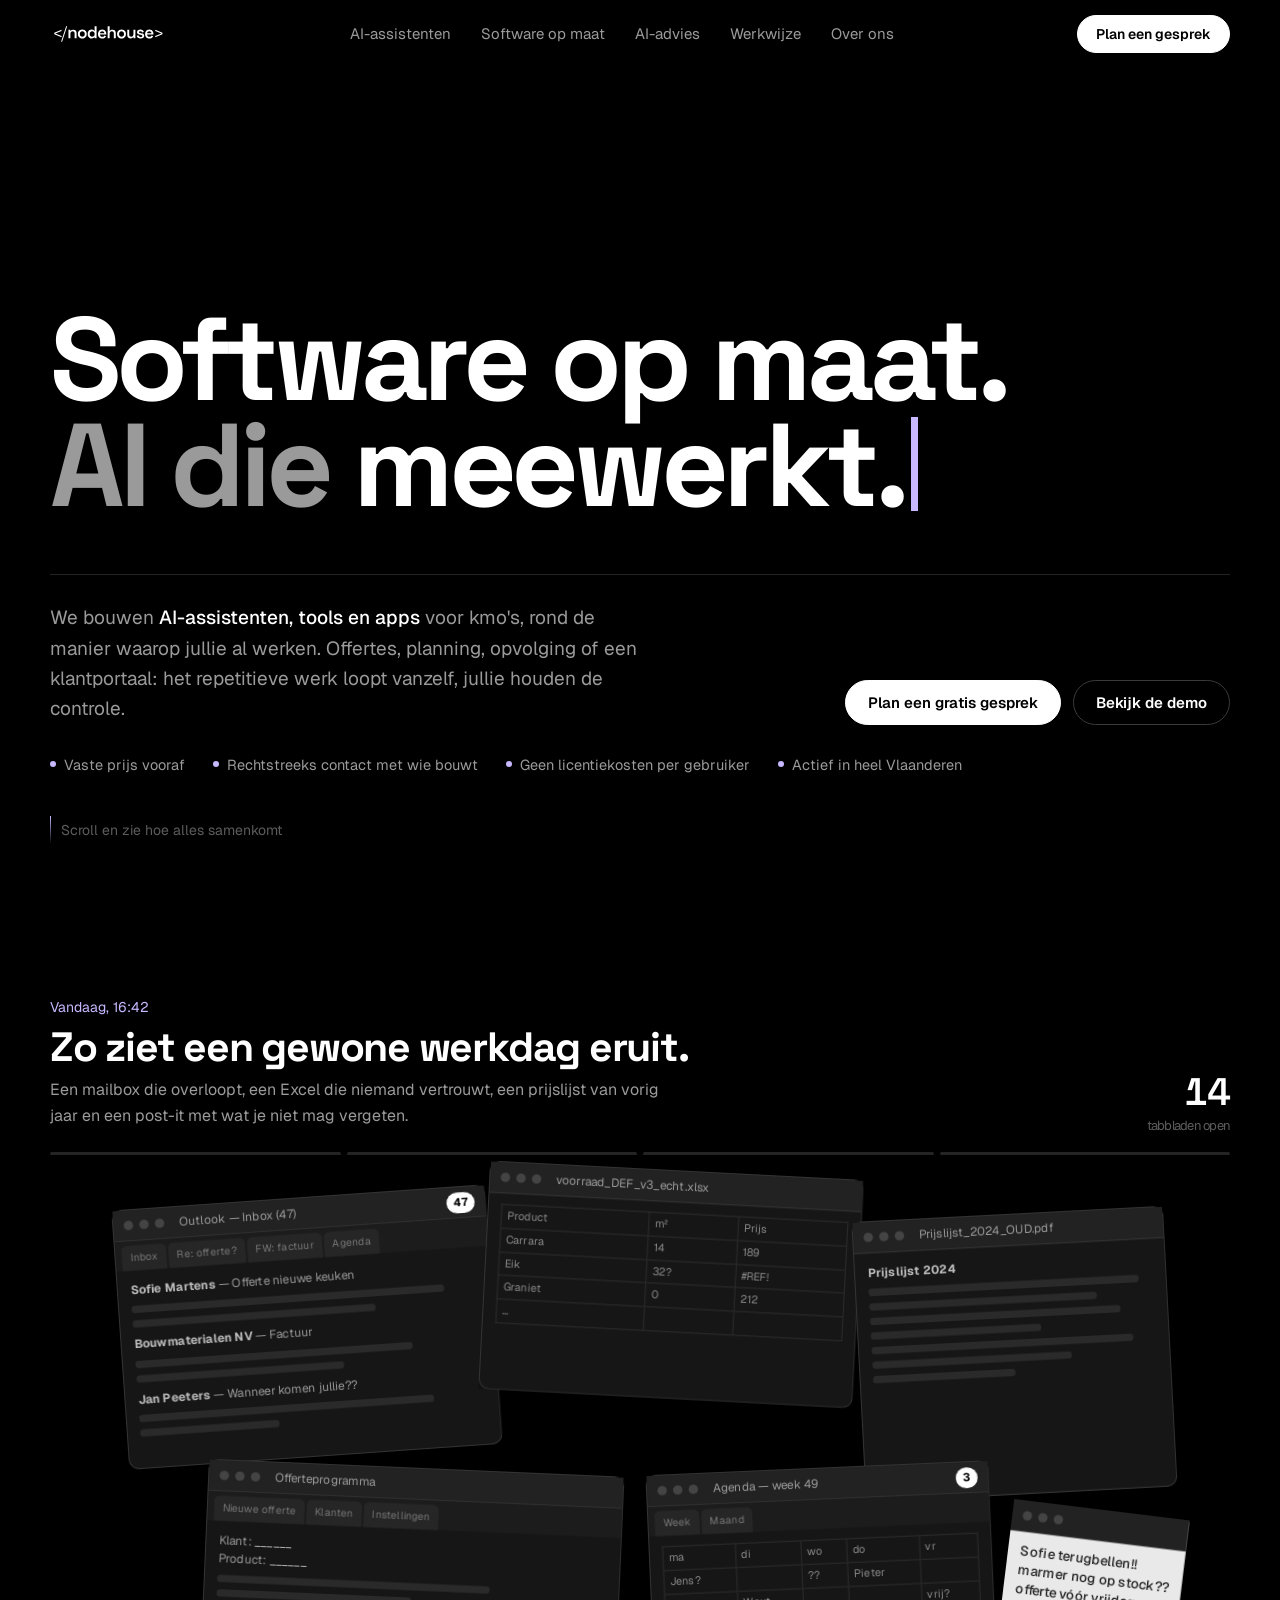
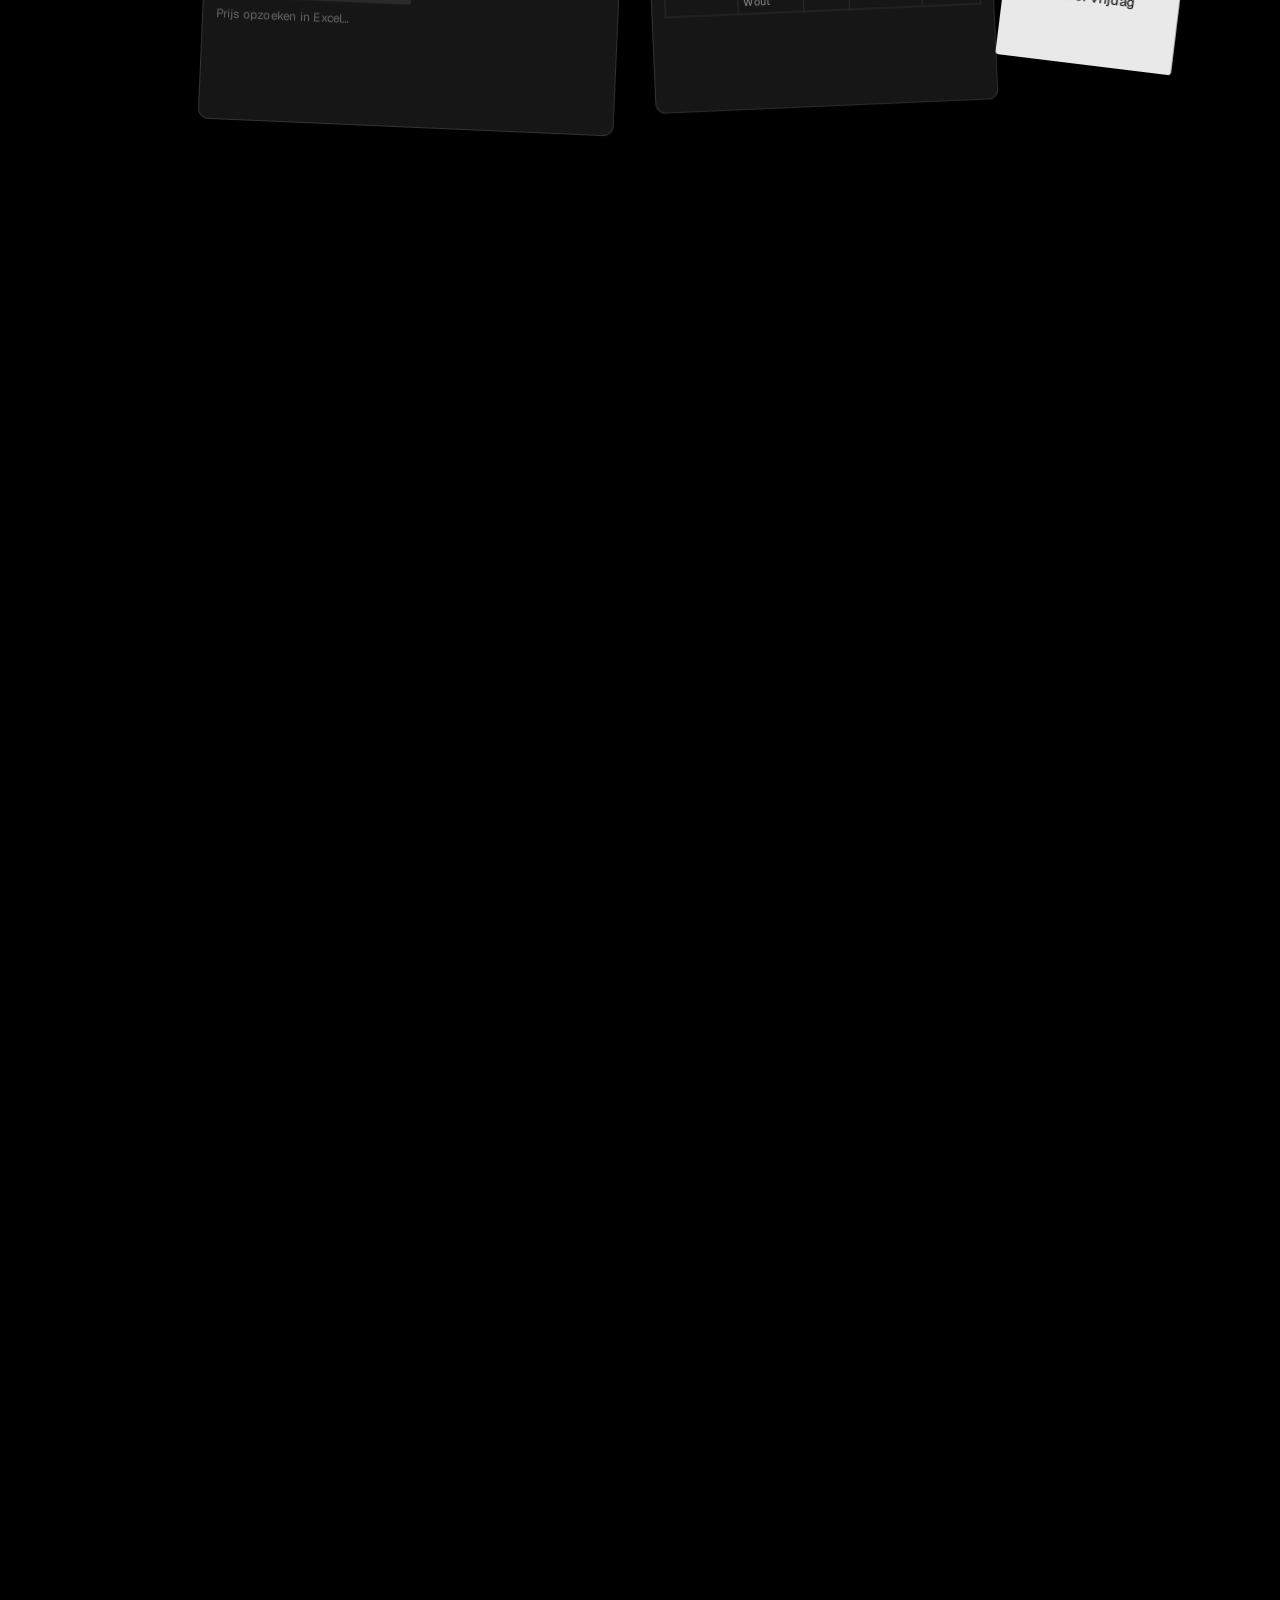
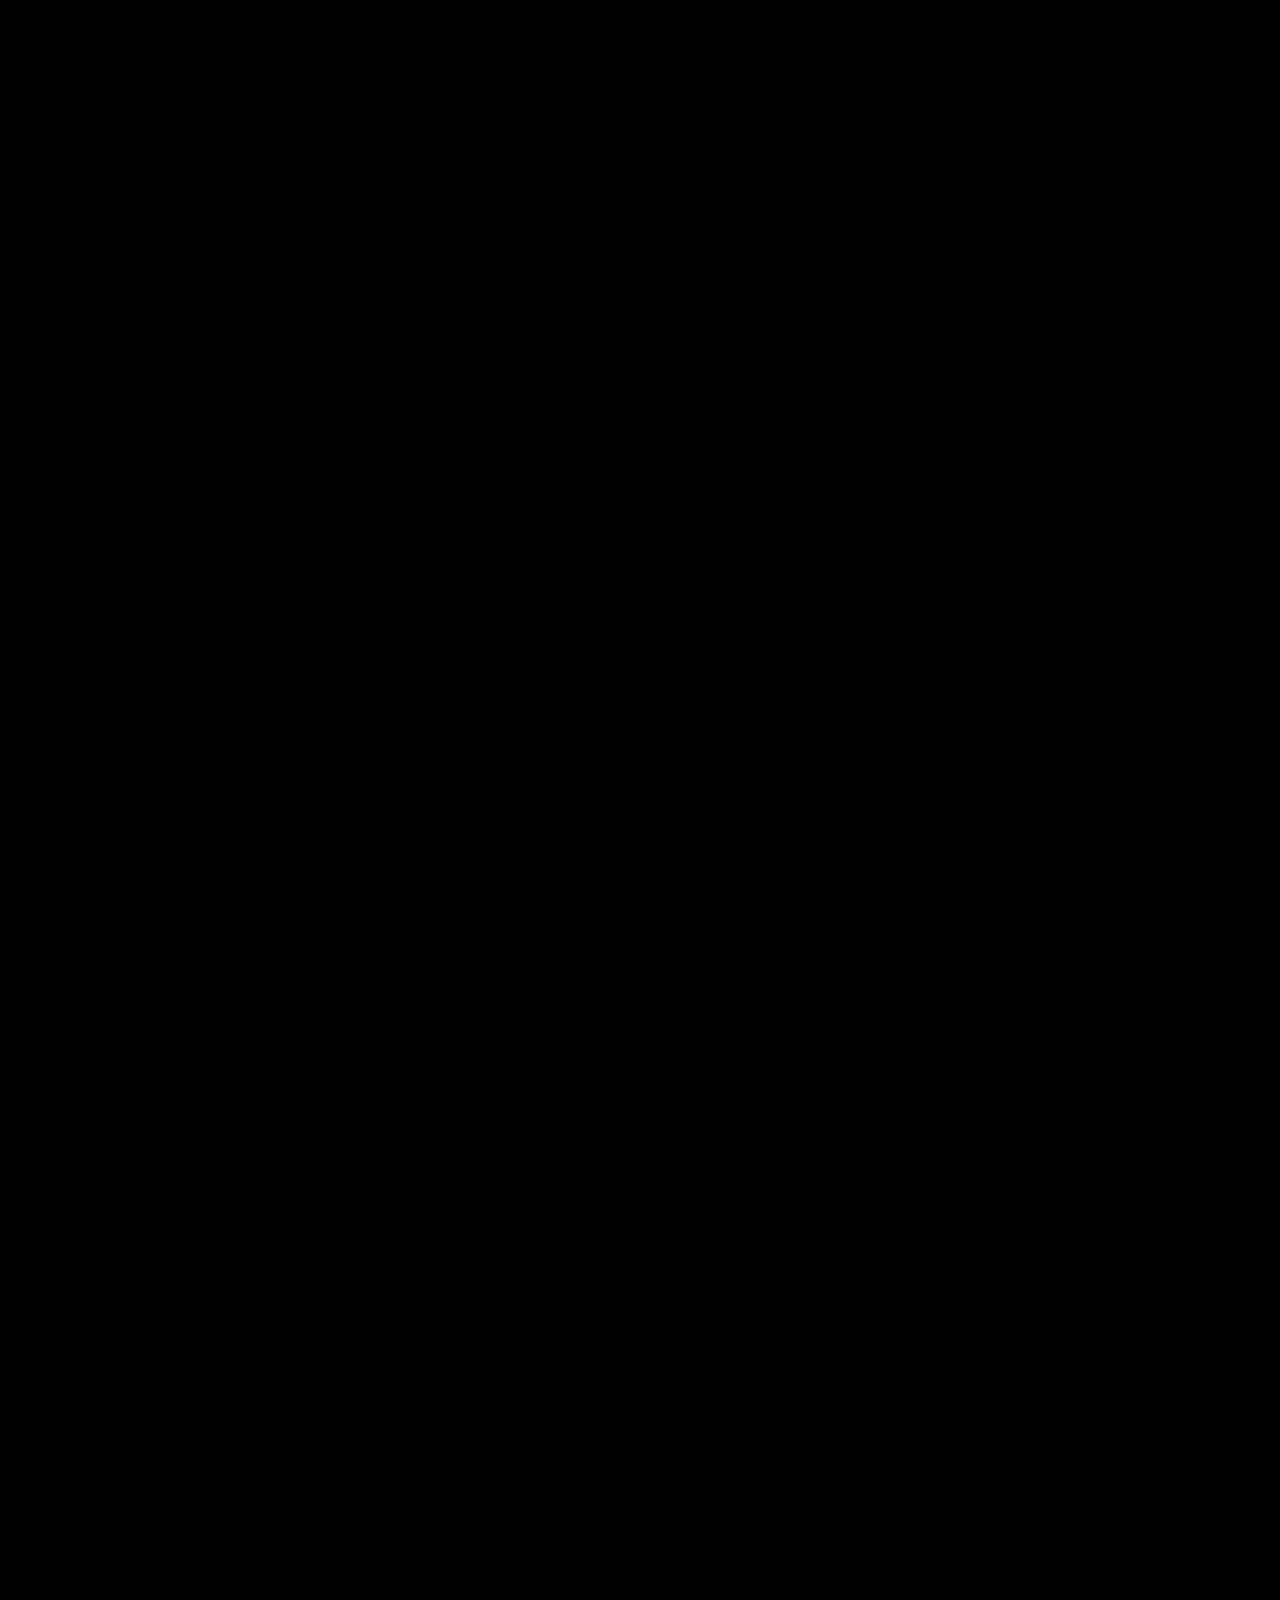
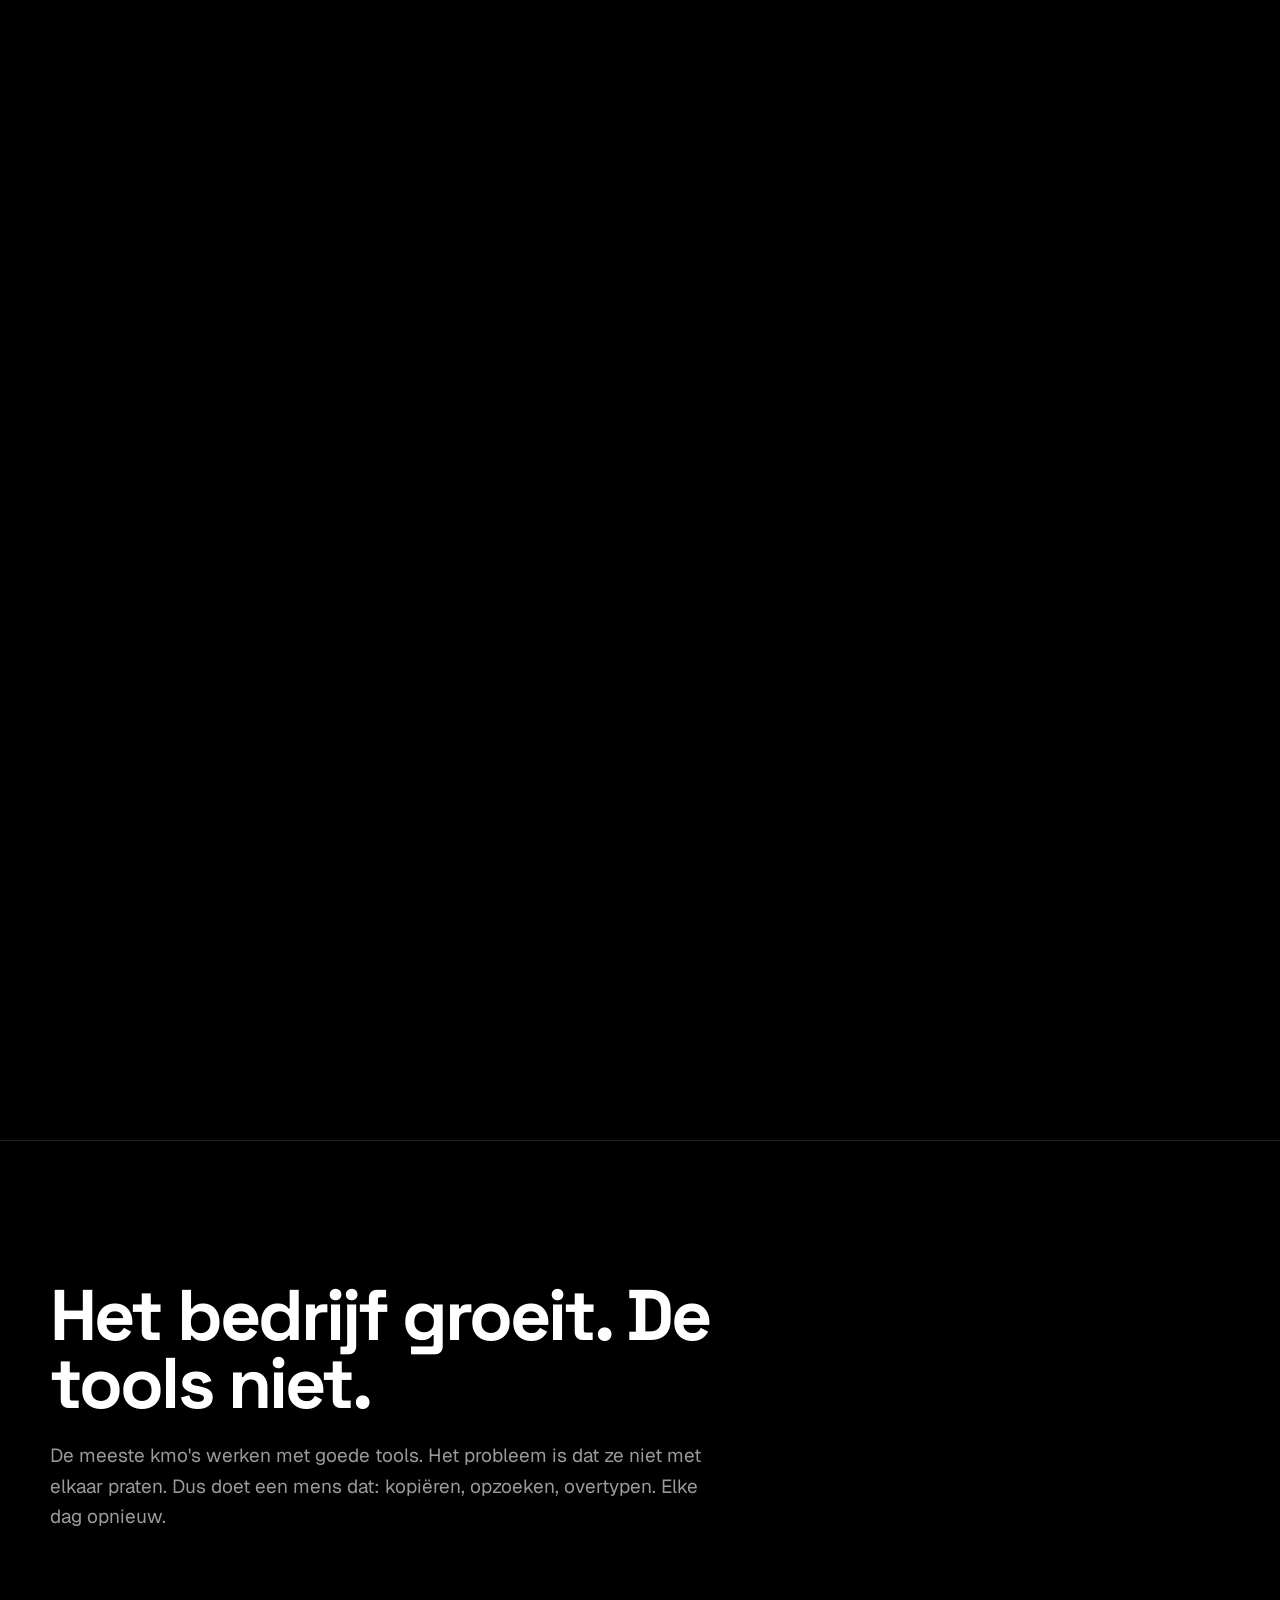
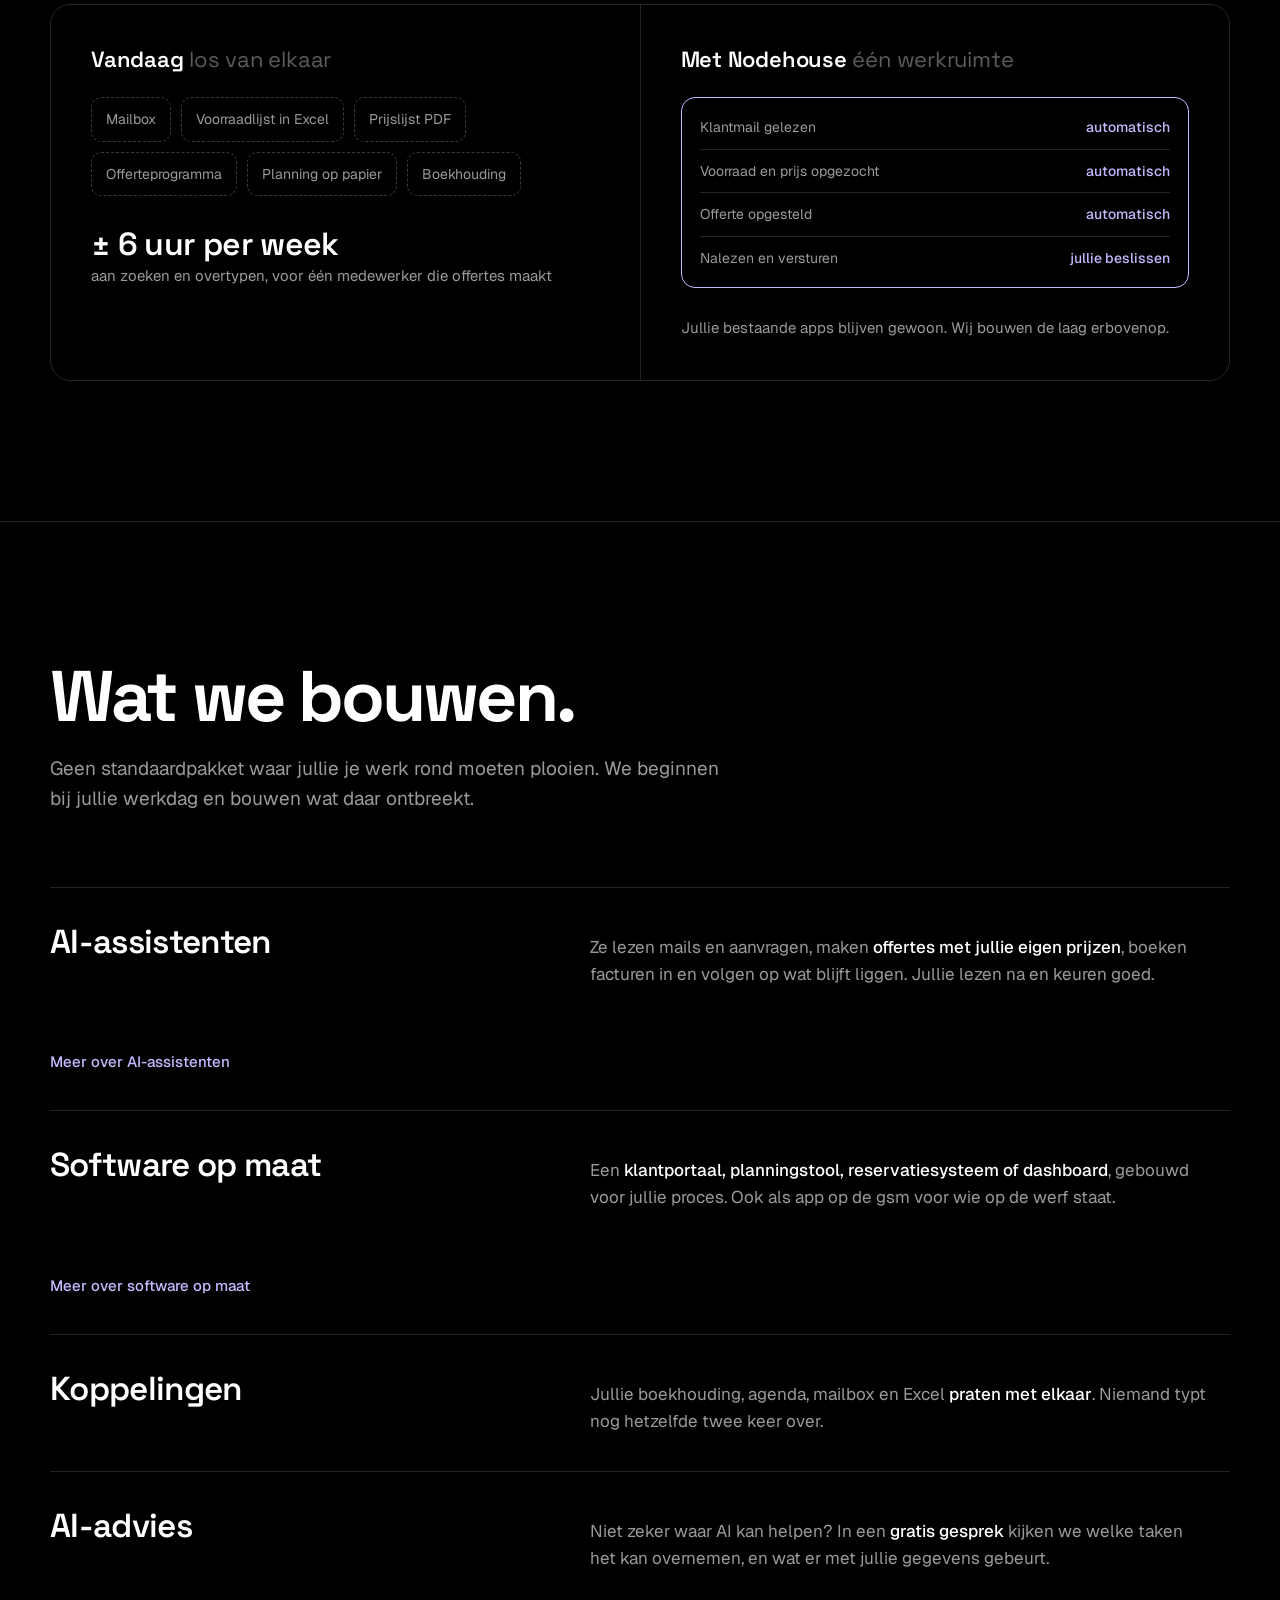
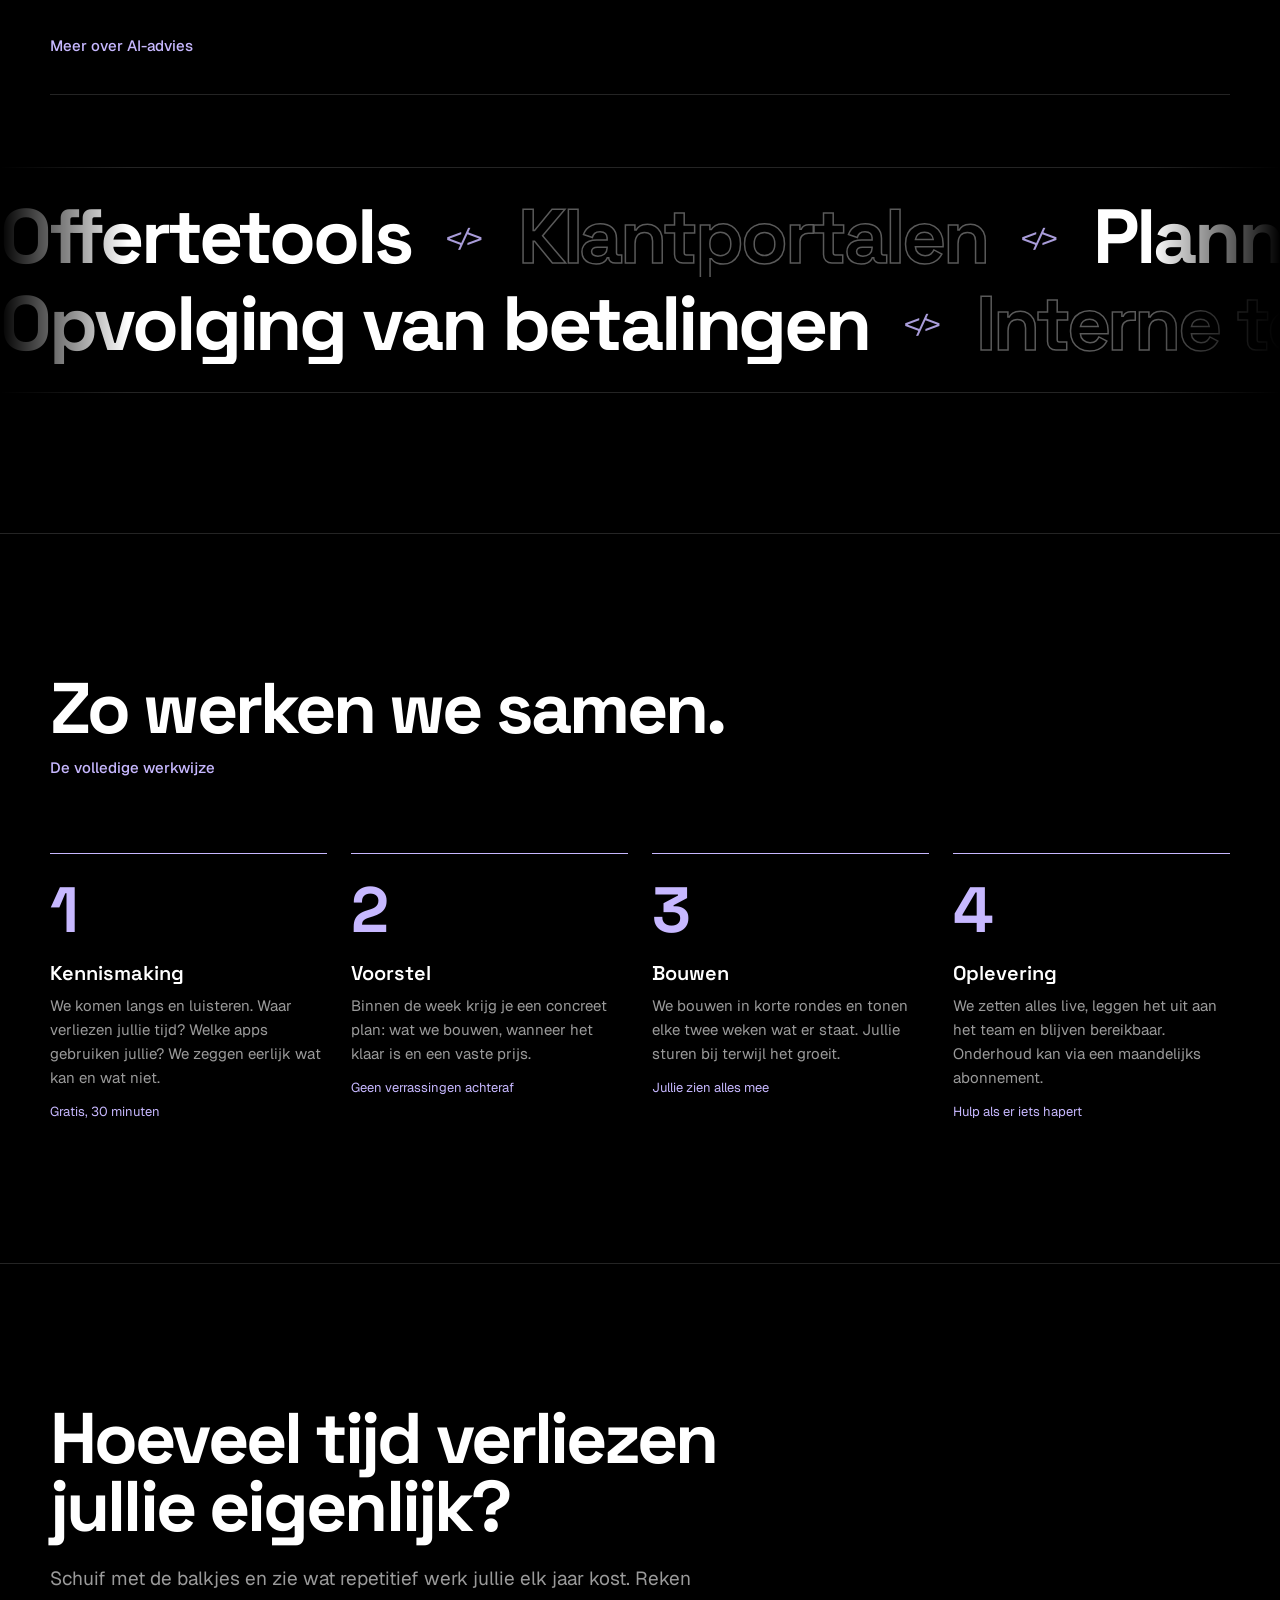
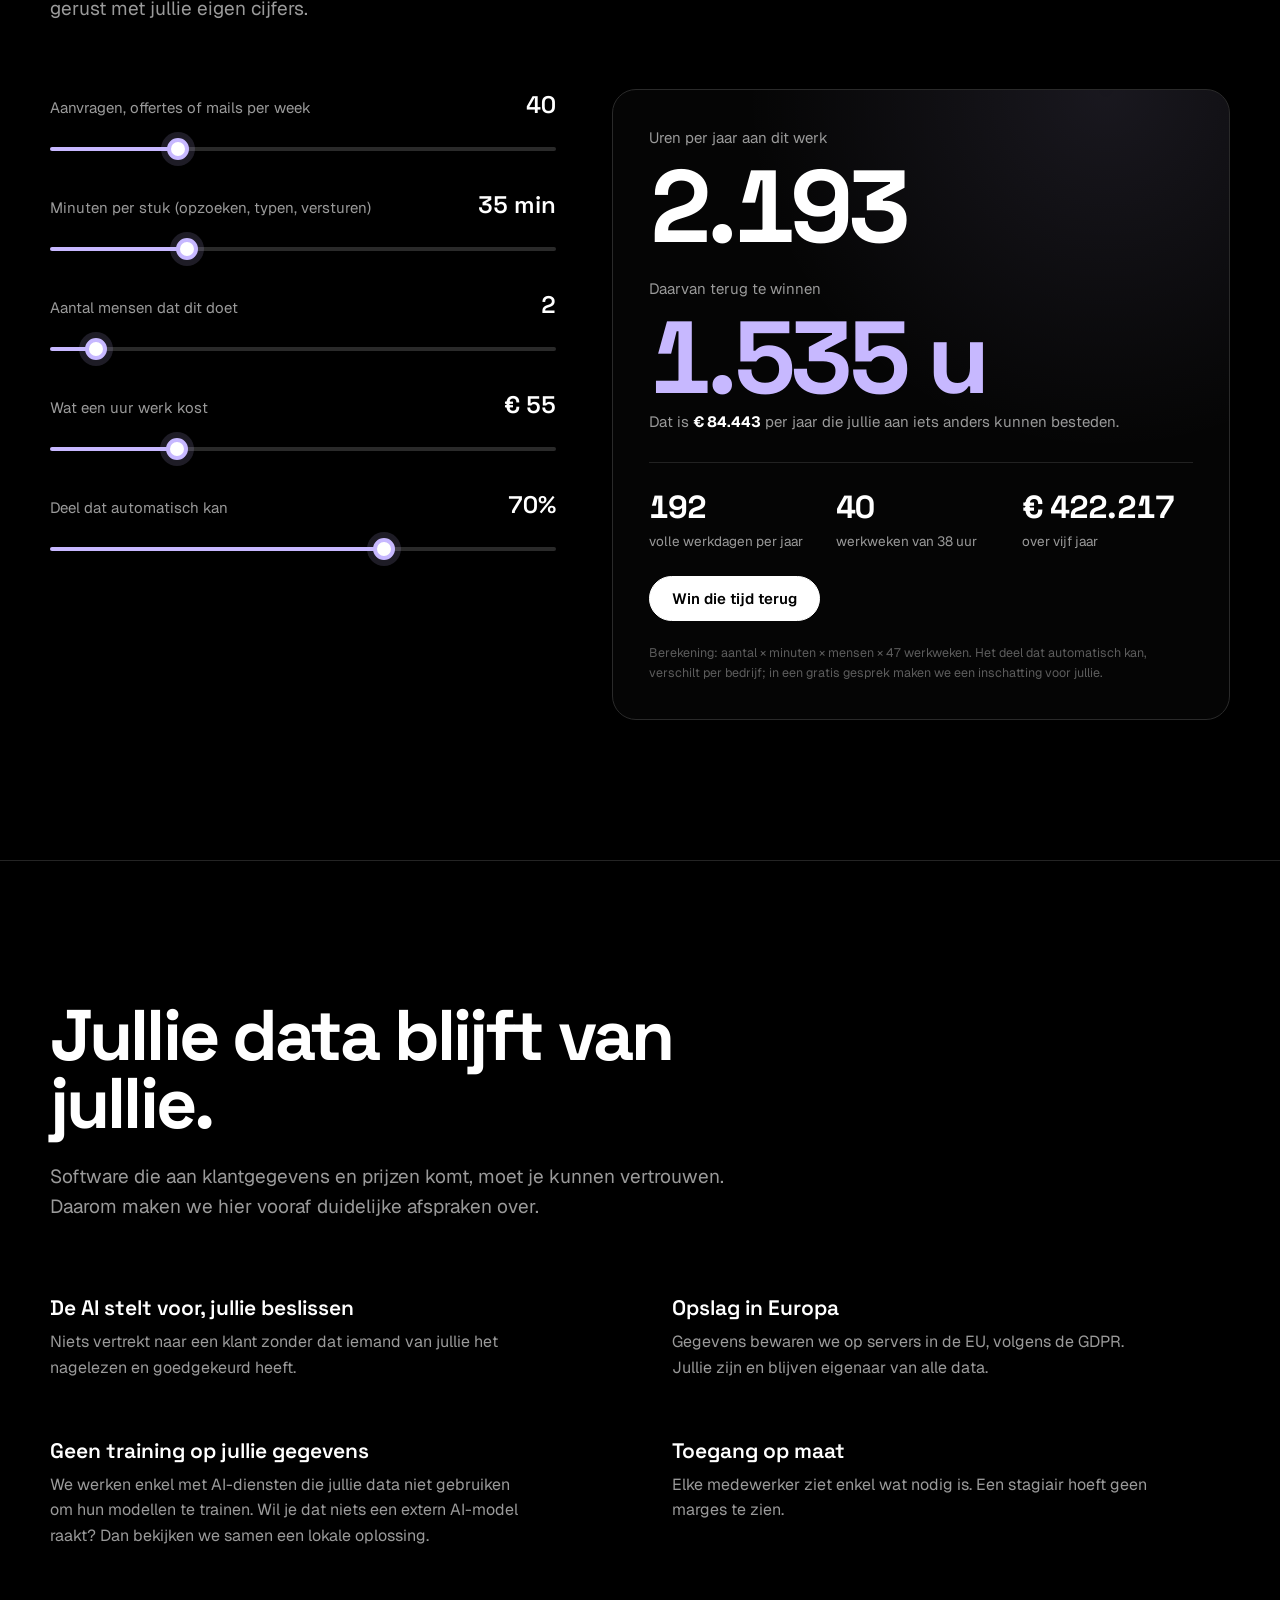
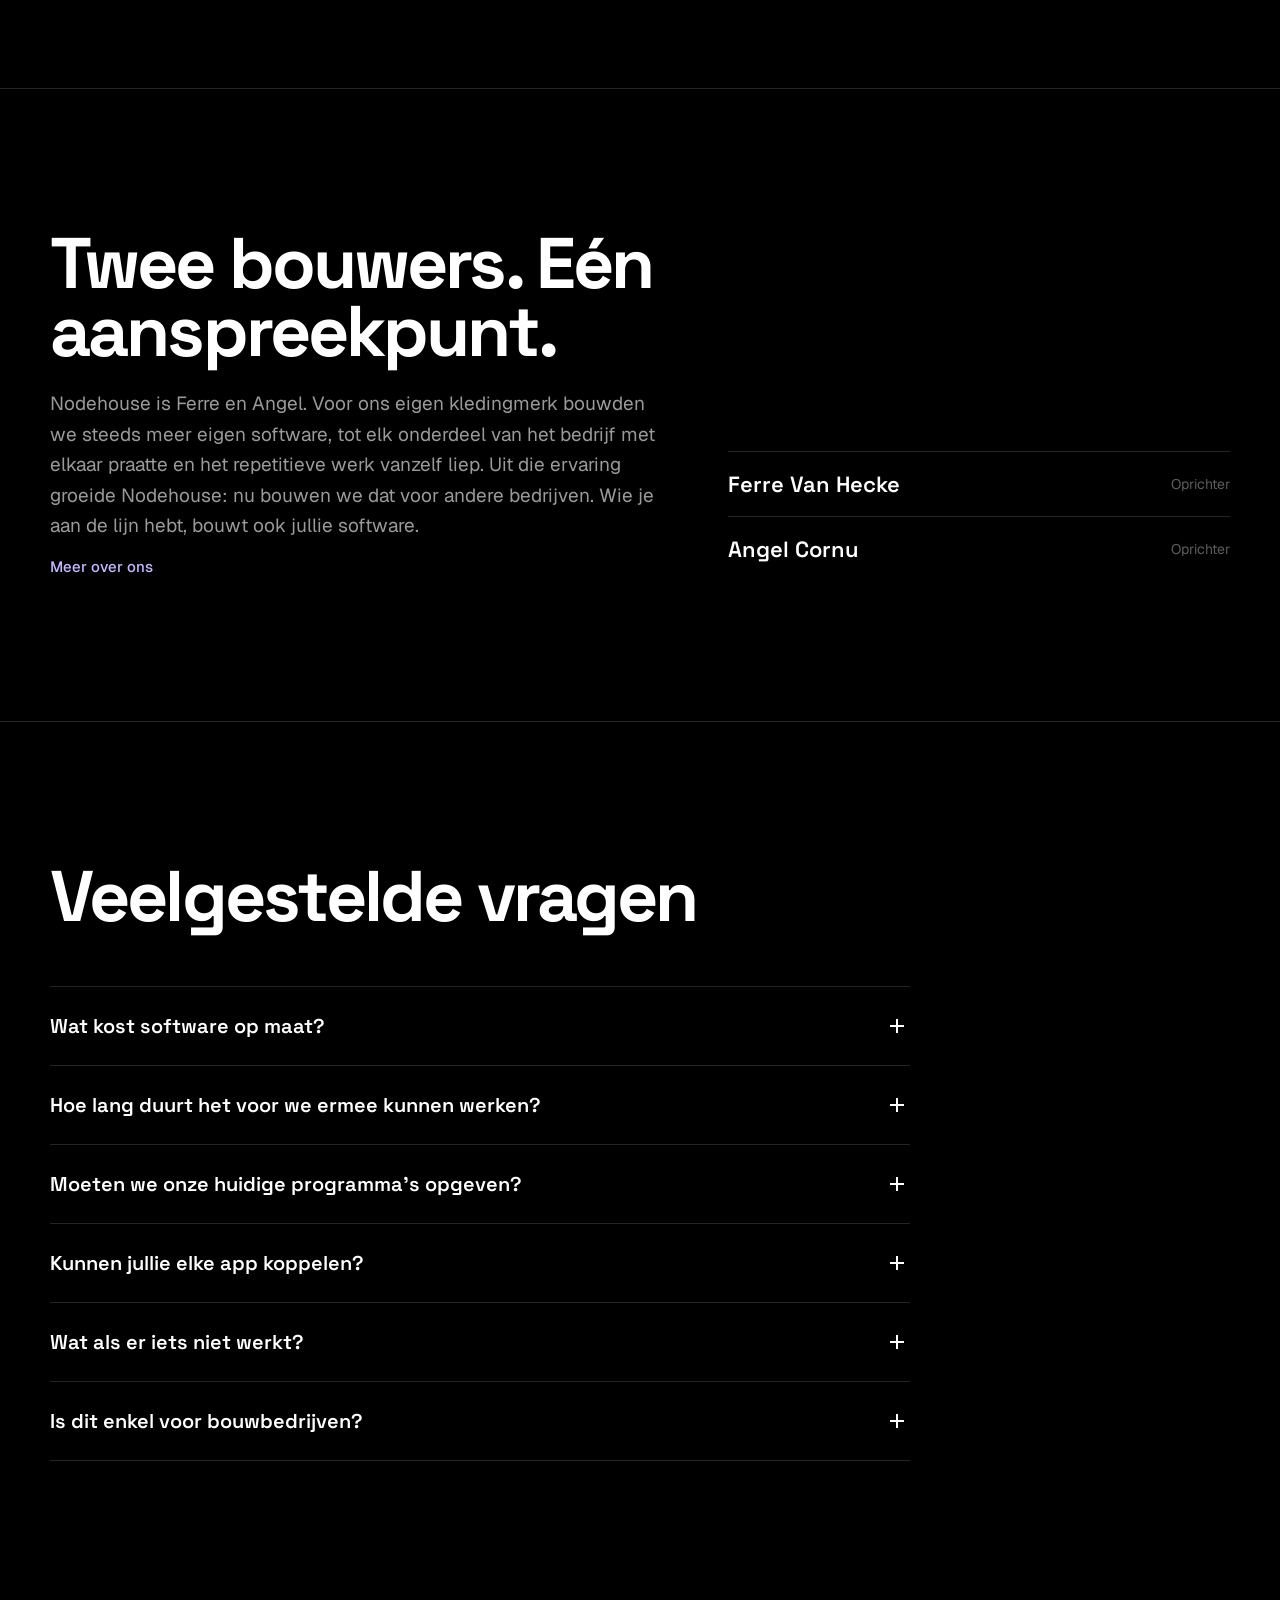
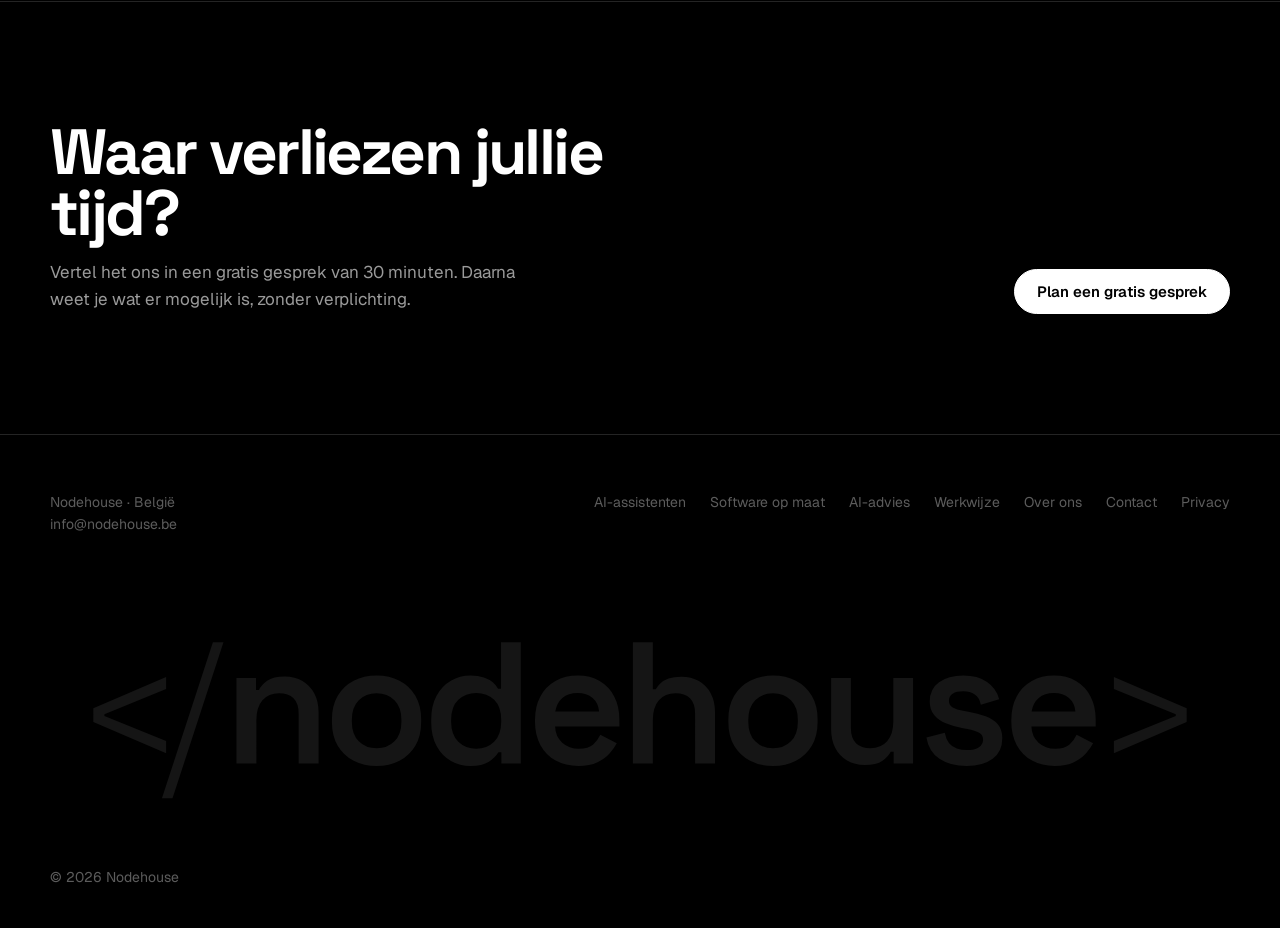
<file: index.html>
<!DOCTYPE html>
<html lang="nl">
<head>
<meta charset="utf-8">
<meta name="viewport" content="width=device-width, initial-scale=1">
<title>Nodehouse · Software en AI-assistenten op maat voor kmo's</title>
<meta name="description" content="Nodehouse bouwt AI-assistenten, software op maat en koppelingen voor Vlaamse kmo's. Vaste prijs vooraf, rechtstreeks contact met wie bouwt.">
<meta property="og:title" content="Nodehouse · Software en AI-assistenten op maat voor kmo's">
<meta property="og:description" content="Nodehouse bouwt AI-assistenten, software op maat en koppelingen voor Vlaamse kmo's. Vaste prijs vooraf, rechtstreeks contact met wie bouwt.">
<meta property="og:type" content="website">
<meta property="og:locale" content="nl_BE">
<meta name="theme-color" content="#000000">
<link rel="icon" href="data:image/svg+xml,%3Csvg xmlns="http://www.w3.org/2000/svg" viewBox="-0.1317 -1.6982 2.8965 2.8965"%3E%3Crect x="-0.1317" y="-1.6982" width="2.8965" height="2.8965" fill="%23000000"/%3E%3Cpath fill="%23FFFFFF" d="M0.52 -0.06 0.1 -0.24V-0.32L0.52 -0.5V-0.43L0.164 -0.285V-0.275L0.52 -0.13Z M0.5459999999999999 0.2 0.8399999999999999 -0.7000000000000001H0.9009999999999999L0.607 0.2Z M0.956 0.0V-0.494H1.069V-0.425H1.086Q1.099 -0.453 1.133 -0.478Q1.167 -0.503 1.236 -0.503Q1.2930000000000001 -0.503 1.3370000000000002 -0.477Q1.381 -0.451 1.4055 -0.405Q1.4300000000000002 -0.359 1.4300000000000002 -0.296V0.0H1.315V-0.28700000000000003Q1.315 -0.34700000000000003 1.2854999999999999 -0.37650000000000006Q1.256 -0.406 1.202 -0.406Q1.141 -0.406 1.1059999999999999 -0.36550000000000005Q1.071 -0.325 1.071 -0.25V0.0Z M1.521 0.0V-0.7000000000000001H1.636V-0.429H1.653Q1.661 -0.446 1.679 -0.46299999999999997Q1.697 -0.48 1.7265000000000001 -0.491Q1.756 -0.502 1.801 -0.502Q1.858 -0.502 1.9020000000000001 -0.47650000000000003Q1.946 -0.451 1.9705 -0.405Q1.995 -0.359 1.995 -0.296V0.0H1.88V-0.28700000000000003Q1.88 -0.34700000000000003 1.8504999999999998 -0.37650000000000006Q1.821 -0.406 1.767 -0.406Q1.706 -0.406 1.6709999999999998 -0.36550000000000005Q1.636 -0.325 1.636 -0.25V0.0Z M2.113 -0.06V-0.13L2.4699999999999998 -0.275V-0.285L2.113 -0.43V-0.5L2.533 -0.32V-0.24Z"/%3E%3C/svg%3E">
<link rel="preconnect" href="https://fonts.googleapis.com">
<link rel="preconnect" href="https://fonts.gstatic.com" crossorigin>
<link href="https://fonts.googleapis.com/css2?family=Space+Grotesk:wght@400;500;600;700&family=Geist:wght@400;500;600&family=Geist+Mono:wght@400;500&display=swap" rel="stylesheet">
<link rel="stylesheet" href="style.css">
</head>
<body>
<header class="nav" id="nav">
  <div class="wrap">
    <a href="index.html" class="logo" aria-label="Nodehouse, naar de homepagina"><svg class="logo-svg" aria-hidden="true" xmlns="http://www.w3.org/2000/svg" viewBox="-0.1500 -0.9500 6.8100 1.4000"><path fill="#FFFFFF" d="M0.52 -0.06 0.1 -0.24V-0.32L0.52 -0.5V-0.43L0.164 -0.285V-0.275L0.52 -0.13Z M0.496 0.2 0.79 -0.7000000000000001H0.851L0.5569999999999999 0.2Z M0.9259999999999999 0.0V-0.494H1.039V-0.425H1.056Q1.069 -0.453 1.103 -0.478Q1.137 -0.503 1.206 -0.503Q1.263 -0.503 1.307 -0.477Q1.351 -0.451 1.3755 -0.405Q1.4 -0.359 1.4 -0.296V0.0H1.285V-0.28700000000000003Q1.285 -0.34700000000000003 1.2555 -0.37650000000000006Q1.226 -0.406 1.172 -0.406Q1.111 -0.406 1.076 -0.36550000000000005Q1.041 -0.325 1.041 -0.25V0.0Z M1.7349999999999999 0.014Q1.661 0.014 1.6025 -0.0165Q1.544 -0.047 1.5105 -0.10350000000000001Q1.4769999999999999 -0.16 1.4769999999999999 -0.23900000000000002V-0.255Q1.4769999999999999 -0.334 1.5105 -0.391Q1.544 -0.448 1.6025 -0.478Q1.661 -0.508 1.7349999999999999 -0.508Q1.809 -0.508 1.867 -0.478Q1.9249999999999998 -0.448 1.9585 -0.391Q1.992 -0.334 1.992 -0.255V-0.23900000000000002Q1.992 -0.16 1.9585 -0.10350000000000001Q1.9249999999999998 -0.047 1.867 -0.0165Q1.809 0.014 1.7349999999999999 0.014ZM1.7349999999999999 -0.088Q1.798 -0.088 1.838 -0.1285Q1.878 -0.169 1.878 -0.242V-0.252Q1.878 -0.325 1.838 -0.36550000000000005Q1.798 -0.406 1.7349999999999999 -0.406Q1.672 -0.406 1.632 -0.36550000000000005Q1.5919999999999999 -0.325 1.5919999999999999 -0.252V-0.242Q1.5919999999999999 -0.169 1.632 -0.1285Q1.672 -0.088 1.7349999999999999 -0.088Z M2.276 0.014Q2.2159999999999997 0.014 2.1639999999999997 -0.0155Q2.112 -0.045 2.081 -0.10200000000000001Q2.05 -0.159 2.05 -0.23900000000000002V-0.255Q2.05 -0.335 2.081 -0.392Q2.112 -0.449 2.1635 -0.47850000000000004Q2.215 -0.508 2.276 -0.508Q2.322 -0.508 2.354 -0.497Q2.386 -0.486 2.4055 -0.469Q2.425 -0.452 2.436 -0.432H2.453V-0.7000000000000001H2.567V0.0H2.455V-0.065H2.4379999999999997Q2.42 -0.035 2.383 -0.010500000000000002Q2.346 0.014 2.276 0.014ZM2.31 -0.08600000000000001Q2.372 -0.08600000000000001 2.413 -0.1265Q2.4539999999999997 -0.167 2.4539999999999997 -0.242V-0.252Q2.4539999999999997 -0.328 2.4135 -0.368Q2.3729999999999998 -0.40800000000000003 2.31 -0.40800000000000003Q2.2479999999999998 -0.40800000000000003 2.2065 -0.368Q2.165 -0.328 2.165 -0.252V-0.242Q2.165 -0.167 2.2065 -0.1265Q2.2479999999999998 -0.08600000000000001 2.31 -0.08600000000000001Z M2.8989999999999996 0.014Q2.8249999999999997 0.014 2.7684999999999995 -0.0175Q2.7119999999999997 -0.049 2.6804999999999994 -0.10650000000000001Q2.6489999999999996 -0.164 2.6489999999999996 -0.241V-0.253Q2.6489999999999996 -0.331 2.6799999999999997 -0.388Q2.711 -0.445 2.7669999999999995 -0.47650000000000003Q2.8229999999999995 -0.508 2.8959999999999995 -0.508Q2.9679999999999995 -0.508 3.0219999999999994 -0.47650000000000003Q3.0759999999999996 -0.445 3.106 -0.388Q3.1359999999999997 -0.331 3.1359999999999997 -0.255V-0.214H2.7649999999999997Q2.7669999999999995 -0.156 2.8059999999999996 -0.121Q2.8449999999999998 -0.08600000000000001 2.9019999999999997 -0.08600000000000001Q2.9579999999999997 -0.08600000000000001 2.9849999999999994 -0.11050000000000001Q3.0119999999999996 -0.135 3.026 -0.166L3.1209999999999996 -0.117Q3.1069999999999998 -0.09 3.0805 -0.0595Q3.054 -0.029 3.01 -0.007500000000000001Q2.9659999999999997 0.014 2.8989999999999996 0.014ZM2.7659999999999996 -0.301H3.0189999999999997Q3.0149999999999997 -0.35000000000000003 2.9814999999999996 -0.379Q2.9479999999999995 -0.40800000000000003 2.8949999999999996 -0.40800000000000003Q2.84 -0.40800000000000003 2.8069999999999995 -0.379Q2.7739999999999996 -0.35000000000000003 2.7659999999999996 -0.301Z M3.2139999999999995 0.0V-0.7000000000000001H3.3289999999999997V-0.429H3.3459999999999996Q3.3539999999999996 -0.446 3.372 -0.46299999999999997Q3.3899999999999997 -0.48 3.4194999999999993 -0.491Q3.4489999999999994 -0.502 3.4939999999999998 -0.502Q3.5509999999999997 -0.502 3.5949999999999998 -0.47650000000000003Q3.6389999999999993 -0.451 3.6634999999999995 -0.405Q3.6879999999999997 -0.359 3.6879999999999997 -0.296V0.0H3.5729999999999995V-0.28700000000000003Q3.5729999999999995 -0.34700000000000003 3.5434999999999994 -0.37650000000000006Q3.5139999999999993 -0.406 3.4599999999999995 -0.406Q3.3989999999999996 -0.406 3.364 -0.36550000000000005Q3.3289999999999997 -0.325 3.3289999999999997 -0.25V0.0Z M4.023 0.014Q3.9489999999999994 0.014 3.8904999999999994 -0.0165Q3.8319999999999994 -0.047 3.7984999999999993 -0.10350000000000001Q3.7649999999999992 -0.16 3.7649999999999992 -0.23900000000000002V-0.255Q3.7649999999999992 -0.334 3.7984999999999993 -0.391Q3.8319999999999994 -0.448 3.8904999999999994 -0.478Q3.9489999999999994 -0.508 4.023 -0.508Q4.0969999999999995 -0.508 4.154999999999999 -0.478Q4.212999999999999 -0.448 4.246499999999999 -0.391Q4.279999999999999 -0.334 4.279999999999999 -0.255V-0.23900000000000002Q4.279999999999999 -0.16 4.246499999999999 -0.10350000000000001Q4.212999999999999 -0.047 4.154999999999999 -0.0165Q4.0969999999999995 0.014 4.023 0.014ZM4.023 -0.088Q4.085999999999999 -0.088 4.1259999999999994 -0.1285Q4.1659999999999995 -0.169 4.1659999999999995 -0.242V-0.252Q4.1659999999999995 -0.325 4.1259999999999994 -0.36550000000000005Q4.085999999999999 -0.406 4.023 -0.406Q3.959999999999999 -0.406 3.919999999999999 -0.36550000000000005Q3.8799999999999994 -0.325 3.8799999999999994 -0.252V-0.242Q3.8799999999999994 -0.169 3.919999999999999 -0.1285Q3.959999999999999 -0.088 4.023 -0.088Z M4.551 0.008Q4.494 0.008 4.449999999999999 -0.0175Q4.406 -0.043000000000000003 4.382 -0.08950000000000001Q4.358 -0.136 4.358 -0.198V-0.494H4.4719999999999995V-0.20700000000000002Q4.4719999999999995 -0.147 4.5015 -0.118Q4.531 -0.089 4.585 -0.089Q4.646 -0.089 4.6815 -0.129Q4.717 -0.169 4.717 -0.244V-0.494H4.8309999999999995V0.0H4.718999999999999V-0.069H4.702Q4.689 -0.042 4.6545000000000005 -0.017Q4.62 0.008 4.551 0.008Z M5.141 0.014Q5.045 0.014 4.9830000000000005 -0.028000000000000004Q4.921 -0.07 4.9079999999999995 -0.151L5.014 -0.178Q5.021 -0.14 5.039 -0.11800000000000001Q5.0569999999999995 -0.096 5.083499999999999 -0.087Q5.109999999999999 -0.078 5.141 -0.078Q5.188 -0.078 5.211499999999999 -0.095Q5.234999999999999 -0.112 5.234999999999999 -0.138Q5.234999999999999 -0.165 5.2124999999999995 -0.178Q5.1899999999999995 -0.191 5.144 -0.2L5.1129999999999995 -0.20500000000000002Q5.062 -0.215 5.02 -0.23249999999999998Q4.978 -0.25 4.9525 -0.28049999999999997Q4.927 -0.311 4.927 -0.358Q4.927 -0.43 4.980499999999999 -0.469Q5.034 -0.508 5.1209999999999996 -0.508Q5.204 -0.508 5.258 -0.471Q5.312 -0.434 5.328 -0.372L5.2219999999999995 -0.34Q5.2139999999999995 -0.382 5.186999999999999 -0.39949999999999997Q5.16 -0.417 5.1209999999999996 -0.417Q5.0809999999999995 -0.417 5.0595 -0.403Q5.038 -0.389 5.038 -0.363Q5.038 -0.337 5.0600000000000005 -0.324Q5.082 -0.311 5.119 -0.305L5.15 -0.299Q5.205 -0.289 5.249499999999999 -0.273Q5.294 -0.257 5.32 -0.227Q5.346 -0.197 5.346 -0.146Q5.346 -0.069 5.2905 -0.027500000000000004Q5.234999999999999 0.014 5.141 0.014Z M5.648000000000001 0.014Q5.574 0.014 5.5175 -0.0175Q5.461 -0.049 5.429500000000001 -0.10650000000000001Q5.398000000000001 -0.164 5.398000000000001 -0.241V-0.253Q5.398000000000001 -0.331 5.429 -0.388Q5.46 -0.445 5.516 -0.47650000000000003Q5.572 -0.508 5.6450000000000005 -0.508Q5.7170000000000005 -0.508 5.771000000000001 -0.47650000000000003Q5.825 -0.445 5.855 -0.388Q5.885 -0.331 5.885 -0.255V-0.214H5.514Q5.516 -0.156 5.555 -0.121Q5.594 -0.08600000000000001 5.651 -0.08600000000000001Q5.707 -0.08600000000000001 5.734 -0.11050000000000001Q5.761 -0.135 5.775 -0.166L5.87 -0.117Q5.856 -0.09 5.8294999999999995 -0.0595Q5.803 -0.029 5.759 -0.007500000000000001Q5.715 0.014 5.648000000000001 0.014ZM5.515000000000001 -0.301H5.768Q5.764 -0.35000000000000003 5.7305 -0.379Q5.697 -0.40800000000000003 5.644 -0.40800000000000003Q5.589 -0.40800000000000003 5.556000000000001 -0.379Q5.523000000000001 -0.35000000000000003 5.515000000000001 -0.301Z M5.99 -0.06V-0.13L6.347 -0.275V-0.285L5.99 -0.43V-0.5L6.41 -0.32V-0.24Z"/></svg></a>
    <ul><li><a href="ai-assistenten.html">AI-assistenten</a></li><li><a href="software-op-maat.html">Software op maat</a></li><li><a href="ai-advies.html">AI-advies</a></li><li><a href="werkwijze.html">Werkwijze</a></li><li><a href="over-ons.html">Over ons</a></li><li class="m-only"><a href="contact.html">Contact</a></li></ul>
    <div class="nav-right"><a href="contact.html" class="btn">Plan een gesprek</a><button class="menu-btn" id="menu-btn" type="button" aria-expanded="false" aria-controls="nav">Menu</button></div>
  </div>
</header>
<main id="top">
  <section class="hero wrap">
    <h1><span class="line"><span>Software op maat.</span></span><span class="line"><span>AI die <span class="rot" id="rot" aria-live="off">meewerkt.</span></span></span></h1>
    <div class="hero-foot">
      <p>We bouwen <strong>AI-assistenten, tools en apps</strong> voor kmo's, rond de manier waarop jullie al werken. Offertes, planning, opvolging of een klantportaal: het repetitieve werk loopt vanzelf, jullie houden de controle.</p>
      <div class="cta-row">
        <a href="contact.html" class="btn">Plan een gratis gesprek</a>
        <a href="#demo" class="btn ghost">Bekijk de demo</a>
      </div>
    </div>
    <ul class="assure" aria-label="Zo werken we">
      <li>Vaste prijs vooraf</li><li>Rechtstreeks contact met wie bouwt</li><li>Geen licentiekosten per gebruiker</li><li>Actief in heel Vlaanderen</li>
    </ul>
    <div class="scroll-hint"><b></b>Scroll en zie hoe alles samenkomt</div>
  </section>
  <section class="morph" id="demo" aria-label="Van vijf losse apps naar één interface">
    <div class="morph-stick">
      <div class="wrap">
        <div class="cap">
          <div class="steps">
            <div class="step on"><small>Vandaag, 16:42</small><h2>Zo ziet een gewone werkdag eruit.</h2><p>Een mailbox die overloopt, een Excel die niemand vertrouwt, een prijslijst van vorig jaar en een post-it met wat je niet mag vergeten.</p></div>
            <div class="step"><small>Het echte probleem</small><h2>Elke app weet een stukje.</h2><p>Dus zoek jij alles bij elkaar: opzoeken, overtypen, dubbelchecken. Elke offerte opnieuw.</p></div>
            <div class="step"><small>Met Nodehouse</small><h2>Alles komt samen.</h2><p>Jullie apps blijven, maar ze gaan samenwerken. De AI legt de verbanden en zet het werk klaar.</p></div>
            <div class="step"><small>Morgenochtend, 07:00</small><h2>Eén scherm. Alles erop.</h2><p>De offerte staat klaar, de factuur is ingeboekt, de planning is voorgesteld. Jullie hoeven enkel nog na te lezen.</p></div>
          </div>
          <div class="mstat" aria-hidden="true"><span id="mcount">14</span><small id="mlabel">tabbladen open</small></div>
        </div>
        <div class="rail" aria-hidden="true"><span><i></i></span><span><i></i></span><span><i></i></span><span><i></i></span></div>
      </div>
      <div class="mstage" id="mstage" aria-hidden="true">
        <div class="mcv" id="mcv">
          <div class="mframe" id="mframe">
            <div class="mside"><div class="lg">&lt;/nodehouse&gt;</div><div class="on">Overzicht</div><div>Inbox <em>3</em></div><div>Offertes</div><div>Planning</div><div>Voorraad</div><div>Klanten</div><div class="aibox"><b><i></i>AI-assistent</b>3 taken klaar terwijl je sliep</div></div>
            <div class="mtop"><b>Goeiemorgen, Tom</b><span class="srch">Zoek klant, offerte of product…</span><span>dinsdag 10 nov · 07:00</span></div>
          </div>
          <div class="win " id="w-mail"><div class="c"><div class="tb"><i></i><i></i><i></i><span>Outlook — Inbox (47)</span></div><div class="tabs"><u>Inbox</u><u>Re: offerte?</u><u>FW: factuur</u><u>Agenda</u></div><div class="bd"><b style="color:#bbb">Sofie Martens</b> — Offerte nieuwe keuken<div class="ln" style="width:90%"></div><div class="ln" style="width:70%"></div><b style="color:#bbb">Bouwmaterialen NV</b> — Factuur<div class="ln" style="width:80%"></div><div class="ln" style="width:60%"></div><b style="color:#bbb">Jan Peeters</b> — Wanneer komen jullie??<div class="ln" style="width:85%"></div><div class="ln" style="width:40%"></div></div><b class="badge">47</b></div><div class="k"><h4>Klaargezet door je AI-assistent <span>vannacht</span></h4><div class="feed"><div class="fi"><i class="ic">€</i><div><b>Offerte voor Sofie Martens</b><small>Nieuwe keuken, wit marmer · uit haar mail van 22:47</small></div><em>Nalezen</em></div><div class="fi"><i class="ic">≡</i><div><b>Factuur Bouwmaterialen NV ingeboekt</b><small>€ 1.284,50 · vervalt 24/11</small></div><em class="d">Klaar</em></div><div class="fi"><i class="ic">↩</i><div><b>Antwoord aan Jan Peeters</b><small>"We komen donderdag om 8u langs."</small></div><em>Nalezen</em></div></div></div></div><div class="win " id="w-excel"><div class="c"><div class="tb"><i></i><i></i><i></i><span>voorraad_DEF_v3_echt.xlsx</span></div><div class="bd"><table><tr><td>Product</td><td>m²</td><td>Prijs</td></tr><tr><td>Carrara</td><td>14</td><td>189</td></tr><tr><td>Eik</td><td>32?</td><td>#REF!</td></tr><tr><td>Graniet</td><td>0</td><td>212</td></tr><tr><td>…</td><td></td><td></td></tr></table></div></div><div class="k"><h4>Voorraad</h4><div class="stock"><div><span>Carrara wit</span><i><i style="width:70%"></i></i></div><div><span>Eik massief</span><i><i style="width:90%"></i></i></div><div><span>Graniet zwart</span><i class="low"><i style="width:12%"></i></i></div></div></div></div><div class="win " id="w-pdf"><div class="c"><div class="tb"><i></i><i></i><i></i><span>Prijslijst_2024_OUD.pdf</span></div><div class="bd"><b style="color:#bbb">Prijslijst 2024</b><div class="ln" style="width:95%"></div><div class="ln" style="width:80%"></div><div class="ln" style="width:88%"></div><div class="ln" style="width:60%"></div><div class="ln" style="width:92%"></div><div class="ln" style="width:70%"></div><div class="ln" style="width:50%"></div></div></div><div class="k"><div class="kpis"><div><small>Offertes klaar om te versturen</small><b>3</b></div><div><small>Openstaande facturen</small><b>€ 12.480</b></div><div><small>Tijd bespaard deze week</small><b class="a">6u 40m</b></div><div><small>Bezetting ploeg</small><b>82%</b><i class="meter"><i style="width:82%"></i></i></div></div></div></div><div class="win " id="w-off"><div class="c"><div class="tb"><i></i><i></i><i></i><span>Offerteprogramma</span></div><div class="tabs"><u>Nieuwe offerte</u><u>Klanten</u><u>Instellingen</u></div><div class="bd">Klant: <span style="color:#bbb">______</span><br>Product: <span style="color:#bbb">______</span><div class="ln" style="width:70%"></div><div class="ln" style="width:50%"></div><span style="color:#666">Prijs opzoeken in Excel…</span></div></div><div class="k"><div class="doc"><div class="dh"><div><b>Offerte</b><small>OF-2026-118 · 10/11/2026</small></div><span class="lg">&lt;/nh&gt;</span></div><div class="dto"><small>Voor</small>Sofie Martens<br><small>Kerkstraat 12, 9940 Evergem</small></div><div class="dl"><span>Werkblad wit marmer<small>12 m² × € 189</small></span><b>€ 2.268,00</b></div><div class="dl"><span>Plaatsing, 2 vakmannen<small>28 u × € 52</small></span><b>€ 1.456,00</b></div><div class="dl"><span>Afvoer en kleinmateriaal</span><b>€ 180,00</b></div><div class="dl"><span>BTW 21%</span><b>€ 819,84</b></div><div class="dt"><span>Totaal</span><b>€ 4.723,84</b></div><span class="send2">Nalezen en versturen</span></div></div></div><div class="win " id="w-agenda"><div class="c"><div class="tb"><i></i><i></i><i></i><span>Agenda — week 49</span></div><div class="tabs"><u>Week</u><u>Maand</u></div><div class="bd"><table><tr><td>ma</td><td>di</td><td>wo</td><td>do</td><td>vr</td></tr><tr><td>Jens?</td><td></td><td>??</td><td>Pieter</td><td></td></tr><tr><td></td><td>Wout</td><td></td><td></td><td>vrij?</td></tr></table></div><b class="badge">3</b></div><div class="k"><h4>Planning week 49 <span>AI-voorstel</span></h4><div class="gantt"><div class="gh"><span></span><span>ma</span><span>di</span><span>wo</span><span>do</span><span>vr</span></div><div class="gr"><span>Jens</span><i style="grid-column:2/5" class="ai">Keuken Martens</i></div><div class="gr"><span>Wout</span><i style="grid-column:2/5" class="ai">Keuken Martens</i></div><div class="gr"><span>Pieter</span><i style="grid-column:5/7">Badkamer De Smet</i></div></div></div></div><div class="win postit" id="w-post"><div class="c"><div class="tb"><i></i><i></i><i></i><span></span></div><div class="bd">Sofie terugbellen!!<br>marmer nog op stock??<br>offerte vóór vrijdag</div></div><div class="k"></div></div>
        </div>
      </div>
    </div>
  </section>
  <section class="block" id="probleem">
    <div class="wrap">
      <h2 class="h2 reveal">Het bedrijf groeit. De tools niet.</h2>
      <p class="lede reveal">De meeste kmo's werken met goede tools. Het probleem is dat ze niet met elkaar praten. Dus doet een mens dat: kopiëren, opzoeken, overtypen. Elke dag opnieuw.</p>
      <div class="versus reveal">
        <div>
          <h3>Vandaag <span>los van elkaar</span></h3>
          <div class="apps"><span>Mailbox</span><span>Voorraadlijst in Excel</span><span>Prijslijst PDF</span><span>Offerteprogramma</span><span>Planning op papier</span><span>Boekhouding</span></div>
          <p class="tally"><b>± 6 uur per week</b>aan zoeken en overtypen, voor één medewerker die offertes maakt</p>
        </div>
        <div>
          <h3>Met Nodehouse <span>één werkruimte</span></h3>
          <div class="one">
            <div>Klantmail gelezen <b>automatisch</b></div>
            <div>Voorraad en prijs opgezocht <b>automatisch</b></div>
            <div>Offerte opgesteld <b>automatisch</b></div>
            <div>Nalezen en versturen <b>jullie beslissen</b></div>
          </div>
          <p class="tally">Jullie bestaande apps blijven gewoon. Wij bouwen de laag erbovenop.</p>
        </div>
      </div>
    </div>
  </section>
  <section class="block" id="wat">
    <div class="wrap">
      <h2 class="h2 reveal">Wat we bouwen.</h2>
      <p class="lede reveal">Geen standaardpakket waar jullie je werk rond moeten plooien. We beginnen bij jullie werkdag en bouwen wat daar ontbreekt.</p>
      <div class="builds">
        <div class="build reveal"><h3>AI-assistenten</h3><p>Ze lezen mails en aanvragen, maken <b>offertes met jullie eigen prijzen</b>, boeken facturen in en volgen op wat blijft liggen. Jullie lezen na en keuren goed.</p><a class="more" href="ai-assistenten.html">Meer over AI-assistenten</a></div>
        <div class="build reveal"><h3>Software op maat</h3><p>Een <b>klantportaal, planningstool, reservatiesysteem of dashboard</b>, gebouwd voor jullie proces. Ook als app op de gsm voor wie op de werf staat.</p><a class="more" href="software-op-maat.html">Meer over software op maat</a></div>
        <div class="build reveal"><h3>Koppelingen</h3><p>Jullie boekhouding, agenda, mailbox en Excel <b>praten met elkaar</b>. Niemand typt nog hetzelfde twee keer over.</p></div>
        <div class="build reveal"><h3>AI-advies</h3><p>Niet zeker waar AI kan helpen? In een <b>gratis gesprek</b> kijken we welke taken het kan overnemen, en wat er met jullie gegevens gebeurt.</p><a class="more" href="ai-advies.html">Meer over AI-advies</a></div>
      </div>
      <div class="ticker reveal" aria-label="Voorbeelden: Offertetools, Klantportalen, Planningstools, Reservatiesystemen, Dashboards, Facturatie, Opvolging van betalingen, Interne tools, Mobiele apps, Mail-assistenten, Voorraadbeheer, Websites"><div class="trow"><div class="track"><span class="tk">Offertetools</span><span class="sep" aria-hidden="true">&lt;/&gt;</span><span class="tk o">Klantportalen</span><span class="sep" aria-hidden="true">&lt;/&gt;</span><span class="tk">Planningstools</span><span class="sep" aria-hidden="true">&lt;/&gt;</span><span class="tk o">Reservatiesystemen</span><span class="sep" aria-hidden="true">&lt;/&gt;</span><span class="tk">Dashboards</span><span class="sep" aria-hidden="true">&lt;/&gt;</span><span class="tk o">Facturatie</span><span class="sep" aria-hidden="true">&lt;/&gt;</span><span aria-hidden="true" class="tk">Offertetools</span><span aria-hidden="true" class="sep" aria-hidden="true">&lt;/&gt;</span><span aria-hidden="true" class="tk o">Klantportalen</span><span aria-hidden="true" class="sep" aria-hidden="true">&lt;/&gt;</span><span aria-hidden="true" class="tk">Planningstools</span><span aria-hidden="true" class="sep" aria-hidden="true">&lt;/&gt;</span><span aria-hidden="true" class="tk o">Reservatiesystemen</span><span aria-hidden="true" class="sep" aria-hidden="true">&lt;/&gt;</span><span aria-hidden="true" class="tk">Dashboards</span><span aria-hidden="true" class="sep" aria-hidden="true">&lt;/&gt;</span><span aria-hidden="true" class="tk o">Facturatie</span><span aria-hidden="true" class="sep" aria-hidden="true">&lt;/&gt;</span></div></div><div class="trow"><div class="track"><span class="tk">Opvolging van betalingen</span><span class="sep" aria-hidden="true">&lt;/&gt;</span><span class="tk o">Interne tools</span><span class="sep" aria-hidden="true">&lt;/&gt;</span><span class="tk">Mobiele apps</span><span class="sep" aria-hidden="true">&lt;/&gt;</span><span class="tk o">Mail-assistenten</span><span class="sep" aria-hidden="true">&lt;/&gt;</span><span class="tk">Voorraadbeheer</span><span class="sep" aria-hidden="true">&lt;/&gt;</span><span class="tk o">Websites</span><span class="sep" aria-hidden="true">&lt;/&gt;</span><span aria-hidden="true" class="tk">Opvolging van betalingen</span><span aria-hidden="true" class="sep" aria-hidden="true">&lt;/&gt;</span><span aria-hidden="true" class="tk o">Interne tools</span><span aria-hidden="true" class="sep" aria-hidden="true">&lt;/&gt;</span><span aria-hidden="true" class="tk">Mobiele apps</span><span aria-hidden="true" class="sep" aria-hidden="true">&lt;/&gt;</span><span aria-hidden="true" class="tk o">Mail-assistenten</span><span aria-hidden="true" class="sep" aria-hidden="true">&lt;/&gt;</span><span aria-hidden="true" class="tk">Voorraadbeheer</span><span aria-hidden="true" class="sep" aria-hidden="true">&lt;/&gt;</span><span aria-hidden="true" class="tk o">Websites</span><span aria-hidden="true" class="sep" aria-hidden="true">&lt;/&gt;</span></div></div></div>
    </div>
    </div>
  </section>
  <section class="block" id="aanpak">
    <div class="wrap">
      <h2 class="h2 reveal">Zo werken we samen.</h2>
      <a class="more reveal" href="werkwijze.html">De volledige werkwijze</a>
      <ol class="process">
        <li class="reveal"><h3>Kennismaking</h3><p>We komen langs en luisteren. Waar verliezen jullie tijd? Welke apps gebruiken jullie? We zeggen eerlijk wat kan en wat niet.</p><em>Gratis, 30 minuten</em></li>
        <li class="reveal"><h3>Voorstel</h3><p>Binnen de week krijg je een concreet plan: wat we bouwen, wanneer het klaar is en een vaste prijs.</p><em>Geen verrassingen achteraf</em></li>
        <li class="reveal"><h3>Bouwen</h3><p>We bouwen in korte rondes en tonen elke twee weken wat er staat. Jullie sturen bij terwijl het groeit.</p><em>Jullie zien alles mee</em></li>
        <li class="reveal"><h3>Oplevering</h3><p>We zetten alles live, leggen het uit aan het team en blijven bereikbaar. Onderhoud kan via een maandelijks abonnement.</p><em>Hulp als er iets hapert</em></li>
      </ol>
    </div>
  </section>
  <section class="block" id="calculator">
    <div class="wrap">
      <h2 class="h2 reveal">Hoeveel tijd verliezen jullie eigenlijk?</h2>
      <p class="lede reveal">Schuif met de balkjes en zie wat repetitief werk jullie elk jaar kost. Reken gerust met jullie eigen cijfers.</p>
      <div class="calc">
        <form id="calc" onsubmit="return false" aria-label="Tijdwinst-calculator">
          <div class="cs"><label for="c-n">Aanvragen, offertes of mails per week <output id="o-c-n"></output></label><input type="range" id="c-n" min="5" max="150" value="40"></div>
          <div class="cs"><label for="c-m">Minuten per stuk (opzoeken, typen, versturen) <output id="o-c-m"></output></label><input type="range" id="c-m" min="5" max="120" step="5" value="35" data-suf=" min"></div>
          <div class="cs"><label for="c-s">Aantal mensen dat dit doet <output id="o-c-s"></output></label><input type="range" id="c-s" min="1" max="15" value="2"></div>
          <div class="cs"><label for="c-c">Wat een uur werk kost <output id="o-c-c"></output></label><input type="range" id="c-c" min="25" max="150" step="5" value="55" data-pre="€ "></div>
          <div class="cs"><label for="c-p">Deel dat automatisch kan <output id="o-c-p"></output></label><input type="range" id="c-p" min="30" max="90" step="5" value="70" data-suf="%"></div>
        </form>
        <div class="res reveal" aria-live="polite">
          <div class="lbl">Uren per jaar aan dit werk</div>
          <div class="huge" id="r-hours">0</div>
          <div class="lbl" style="margin-top:22px">Daarvan terug te winnen</div>
          <div class="huge ai"><span id="r-save">0</span> u</div>
          <div class="sub">Dat is <b id="r-eur" style="color:var(--white)">€ 0</b> per jaar die jullie aan iets anders kunnen besteden.</div>
          <div class="grid3">
            <div><b id="r-days">0</b><span>volle werkdagen per jaar</span></div>
            <div><b id="r-weeks">0</b><span>werkweken van 38 uur</span></div>
            <div><b id="r-five">€ 0</b><span>over vijf jaar</span></div>
          </div>
          <a href="contact.html" class="btn">Win die tijd terug</a>
          <p class="note">Berekening: aantal × minuten × mensen × 47 werkweken. Het deel dat automatisch kan, verschilt per bedrijf; in een gratis gesprek maken we een inschatting voor jullie.</p>
        </div>
      </div>
    </div>
  </section>
  <section class="block" id="data">
    <div class="wrap">
      <h2 class="h2 reveal">Jullie data blijft van jullie.</h2>
      <p class="lede reveal">Software die aan klantgegevens en prijzen komt, moet je kunnen vertrouwen. Daarom maken we hier vooraf duidelijke afspraken over.</p>
      <div class="trust">
        <div class="reveal"><h3>De AI stelt voor, jullie beslissen</h3><p>Niets vertrekt naar een klant zonder dat iemand van jullie het nagelezen en goedgekeurd heeft.</p></div>
        <div class="reveal"><h3>Opslag in Europa</h3><p>Gegevens bewaren we op servers in de EU, volgens de GDPR. Jullie zijn en blijven eigenaar van alle data.</p></div>
        <div class="reveal"><h3>Geen training op jullie gegevens</h3><p>We werken enkel met AI-diensten die jullie data niet gebruiken om hun modellen te trainen. Wil je dat niets een extern AI-model raakt? Dan bekijken we samen een lokale oplossing.</p></div>
        <div class="reveal"><h3>Toegang op maat</h3><p>Elke medewerker ziet enkel wat nodig is. Een stagiair hoeft geen marges te zien.</p></div>
      </div>
    </div>
  </section>
  <section class="block" id="over">
    <div class="wrap about">
      <div>
        <h2 class="h2 reveal">Twee bouwers. Eén aanspreekpunt.</h2>
        <p class="lede reveal">Nodehouse is Ferre en Angel. Voor ons eigen kledingmerk bouwden we steeds meer eigen software, tot elk onderdeel van het bedrijf met elkaar praatte en het repetitieve werk vanzelf liep. Uit die ervaring groeide Nodehouse: nu bouwen we dat voor andere bedrijven. Wie je aan de lijn hebt, bouwt ook jullie software.</p>
        <a class="more reveal" href="over-ons.html">Meer over ons</a>
      </div>
      <div class="team reveal">
        <div>Ferre Van Hecke <span>Oprichter</span></div>
        <div>Angel Cornu <span>Oprichter</span></div>
      </div>
    </div>
  </section>
  <section class="block" id="vragen">
    <div class="wrap">
      <h2 class="h2 reveal">Veelgestelde vragen</h2>
      <div class="faq">
        <details><summary>Wat kost software op maat?</summary><p>Dat hangt af van wat we bouwen en hoeveel apps we koppelen. Na het gratis kennismakingsgesprek krijg je een vaste projectprijs, zodat je vooraf weet waar je aan toe bent. Daarnaast kies je zelf of je een maandelijks onderhoudsabonnement wil.</p></details>
        <details><summary>Hoe lang duurt het voor we ermee kunnen werken?</summary><p>Een eerste werkende versie staat er meestal binnen enkele weken. Omdat we in korte rondes bouwen, kunnen jullie vaak al met een deel aan de slag voor alles af is.</p></details>
        <details><summary>Moeten we onze huidige programma's opgeven?</summary><p>Nee. We bouwen bovenop wat jullie al gebruiken. Jullie team hoeft geen nieuw boekhoud- of planningsprogramma te leren.</p></details>
        <details><summary>Kunnen jullie elke app koppelen?</summary><p>De meeste moderne software heeft een koppeling (API) die we kunnen gebruiken. Tijdens het eerste gesprek kijken we per app wat mogelijk is. Kan iets niet, dan zeggen we dat meteen en zoeken we een alternatief.</p></details>
        <details><summary>Wat als er iets niet werkt?</summary><p>Met een onderhoudsabonnement lossen we problemen op en passen we kleine dingen aan, zoals het design of een extra veld. Zonder abonnement kan je ons per opdracht inschakelen.</p></details>
        <details><summary>Is dit enkel voor bouwbedrijven?</summary><p>Nee, de keuken in de demo is een voorbeeld. Elk bedrijf dat veel tijd verliest aan offertes, planning, mails of overtypen tussen programma's kan hier voordeel uit halen: installateurs, transport, groothandel, kantoren en meer.</p></details>
      </div>
    </div>
  </section>
  <section class="cta-band">
    <div class="wrap inner">
      <div><h2 class="reveal">Waar verliezen jullie tijd?</h2><p class="reveal">Vertel het ons in een gratis gesprek van 30 minuten. Daarna weet je wat er mogelijk is, zonder verplichting.</p></div>
      <div class="cta-row"><a href="contact.html" class="btn">Plan een gratis gesprek</a></div>
    </div>
  </section>
</main>
<footer>
  <div class="wrap">
    <div class="foot">
      <div>Nodehouse · België<br><a href="mailto:info@nodehouse.be">info@nodehouse.be</a></div>
      <nav><a href="ai-assistenten.html">AI-assistenten</a><a href="software-op-maat.html">Software op maat</a><a href="ai-advies.html">AI-advies</a><a href="werkwijze.html">Werkwijze</a><a href="over-ons.html">Over ons</a><a href="contact.html">Contact</a><a href="privacy.html">Privacy</a></nav>
    </div>
    <div class="giant" aria-hidden="true"><svg class="giant-svg" xmlns="http://www.w3.org/2000/svg" viewBox="-0.1500 -0.9500 6.8100 1.4000"><path fill="#151515" d="M0.52 -0.06 0.1 -0.24V-0.32L0.52 -0.5V-0.43L0.164 -0.285V-0.275L0.52 -0.13Z M0.496 0.2 0.79 -0.7000000000000001H0.851L0.5569999999999999 0.2Z M0.9259999999999999 0.0V-0.494H1.039V-0.425H1.056Q1.069 -0.453 1.103 -0.478Q1.137 -0.503 1.206 -0.503Q1.263 -0.503 1.307 -0.477Q1.351 -0.451 1.3755 -0.405Q1.4 -0.359 1.4 -0.296V0.0H1.285V-0.28700000000000003Q1.285 -0.34700000000000003 1.2555 -0.37650000000000006Q1.226 -0.406 1.172 -0.406Q1.111 -0.406 1.076 -0.36550000000000005Q1.041 -0.325 1.041 -0.25V0.0Z M1.7349999999999999 0.014Q1.661 0.014 1.6025 -0.0165Q1.544 -0.047 1.5105 -0.10350000000000001Q1.4769999999999999 -0.16 1.4769999999999999 -0.23900000000000002V-0.255Q1.4769999999999999 -0.334 1.5105 -0.391Q1.544 -0.448 1.6025 -0.478Q1.661 -0.508 1.7349999999999999 -0.508Q1.809 -0.508 1.867 -0.478Q1.9249999999999998 -0.448 1.9585 -0.391Q1.992 -0.334 1.992 -0.255V-0.23900000000000002Q1.992 -0.16 1.9585 -0.10350000000000001Q1.9249999999999998 -0.047 1.867 -0.0165Q1.809 0.014 1.7349999999999999 0.014ZM1.7349999999999999 -0.088Q1.798 -0.088 1.838 -0.1285Q1.878 -0.169 1.878 -0.242V-0.252Q1.878 -0.325 1.838 -0.36550000000000005Q1.798 -0.406 1.7349999999999999 -0.406Q1.672 -0.406 1.632 -0.36550000000000005Q1.5919999999999999 -0.325 1.5919999999999999 -0.252V-0.242Q1.5919999999999999 -0.169 1.632 -0.1285Q1.672 -0.088 1.7349999999999999 -0.088Z M2.276 0.014Q2.2159999999999997 0.014 2.1639999999999997 -0.0155Q2.112 -0.045 2.081 -0.10200000000000001Q2.05 -0.159 2.05 -0.23900000000000002V-0.255Q2.05 -0.335 2.081 -0.392Q2.112 -0.449 2.1635 -0.47850000000000004Q2.215 -0.508 2.276 -0.508Q2.322 -0.508 2.354 -0.497Q2.386 -0.486 2.4055 -0.469Q2.425 -0.452 2.436 -0.432H2.453V-0.7000000000000001H2.567V0.0H2.455V-0.065H2.4379999999999997Q2.42 -0.035 2.383 -0.010500000000000002Q2.346 0.014 2.276 0.014ZM2.31 -0.08600000000000001Q2.372 -0.08600000000000001 2.413 -0.1265Q2.4539999999999997 -0.167 2.4539999999999997 -0.242V-0.252Q2.4539999999999997 -0.328 2.4135 -0.368Q2.3729999999999998 -0.40800000000000003 2.31 -0.40800000000000003Q2.2479999999999998 -0.40800000000000003 2.2065 -0.368Q2.165 -0.328 2.165 -0.252V-0.242Q2.165 -0.167 2.2065 -0.1265Q2.2479999999999998 -0.08600000000000001 2.31 -0.08600000000000001Z M2.8989999999999996 0.014Q2.8249999999999997 0.014 2.7684999999999995 -0.0175Q2.7119999999999997 -0.049 2.6804999999999994 -0.10650000000000001Q2.6489999999999996 -0.164 2.6489999999999996 -0.241V-0.253Q2.6489999999999996 -0.331 2.6799999999999997 -0.388Q2.711 -0.445 2.7669999999999995 -0.47650000000000003Q2.8229999999999995 -0.508 2.8959999999999995 -0.508Q2.9679999999999995 -0.508 3.0219999999999994 -0.47650000000000003Q3.0759999999999996 -0.445 3.106 -0.388Q3.1359999999999997 -0.331 3.1359999999999997 -0.255V-0.214H2.7649999999999997Q2.7669999999999995 -0.156 2.8059999999999996 -0.121Q2.8449999999999998 -0.08600000000000001 2.9019999999999997 -0.08600000000000001Q2.9579999999999997 -0.08600000000000001 2.9849999999999994 -0.11050000000000001Q3.0119999999999996 -0.135 3.026 -0.166L3.1209999999999996 -0.117Q3.1069999999999998 -0.09 3.0805 -0.0595Q3.054 -0.029 3.01 -0.007500000000000001Q2.9659999999999997 0.014 2.8989999999999996 0.014ZM2.7659999999999996 -0.301H3.0189999999999997Q3.0149999999999997 -0.35000000000000003 2.9814999999999996 -0.379Q2.9479999999999995 -0.40800000000000003 2.8949999999999996 -0.40800000000000003Q2.84 -0.40800000000000003 2.8069999999999995 -0.379Q2.7739999999999996 -0.35000000000000003 2.7659999999999996 -0.301Z M3.2139999999999995 0.0V-0.7000000000000001H3.3289999999999997V-0.429H3.3459999999999996Q3.3539999999999996 -0.446 3.372 -0.46299999999999997Q3.3899999999999997 -0.48 3.4194999999999993 -0.491Q3.4489999999999994 -0.502 3.4939999999999998 -0.502Q3.5509999999999997 -0.502 3.5949999999999998 -0.47650000000000003Q3.6389999999999993 -0.451 3.6634999999999995 -0.405Q3.6879999999999997 -0.359 3.6879999999999997 -0.296V0.0H3.5729999999999995V-0.28700000000000003Q3.5729999999999995 -0.34700000000000003 3.5434999999999994 -0.37650000000000006Q3.5139999999999993 -0.406 3.4599999999999995 -0.406Q3.3989999999999996 -0.406 3.364 -0.36550000000000005Q3.3289999999999997 -0.325 3.3289999999999997 -0.25V0.0Z M4.023 0.014Q3.9489999999999994 0.014 3.8904999999999994 -0.0165Q3.8319999999999994 -0.047 3.7984999999999993 -0.10350000000000001Q3.7649999999999992 -0.16 3.7649999999999992 -0.23900000000000002V-0.255Q3.7649999999999992 -0.334 3.7984999999999993 -0.391Q3.8319999999999994 -0.448 3.8904999999999994 -0.478Q3.9489999999999994 -0.508 4.023 -0.508Q4.0969999999999995 -0.508 4.154999999999999 -0.478Q4.212999999999999 -0.448 4.246499999999999 -0.391Q4.279999999999999 -0.334 4.279999999999999 -0.255V-0.23900000000000002Q4.279999999999999 -0.16 4.246499999999999 -0.10350000000000001Q4.212999999999999 -0.047 4.154999999999999 -0.0165Q4.0969999999999995 0.014 4.023 0.014ZM4.023 -0.088Q4.085999999999999 -0.088 4.1259999999999994 -0.1285Q4.1659999999999995 -0.169 4.1659999999999995 -0.242V-0.252Q4.1659999999999995 -0.325 4.1259999999999994 -0.36550000000000005Q4.085999999999999 -0.406 4.023 -0.406Q3.959999999999999 -0.406 3.919999999999999 -0.36550000000000005Q3.8799999999999994 -0.325 3.8799999999999994 -0.252V-0.242Q3.8799999999999994 -0.169 3.919999999999999 -0.1285Q3.959999999999999 -0.088 4.023 -0.088Z M4.551 0.008Q4.494 0.008 4.449999999999999 -0.0175Q4.406 -0.043000000000000003 4.382 -0.08950000000000001Q4.358 -0.136 4.358 -0.198V-0.494H4.4719999999999995V-0.20700000000000002Q4.4719999999999995 -0.147 4.5015 -0.118Q4.531 -0.089 4.585 -0.089Q4.646 -0.089 4.6815 -0.129Q4.717 -0.169 4.717 -0.244V-0.494H4.8309999999999995V0.0H4.718999999999999V-0.069H4.702Q4.689 -0.042 4.6545000000000005 -0.017Q4.62 0.008 4.551 0.008Z M5.141 0.014Q5.045 0.014 4.9830000000000005 -0.028000000000000004Q4.921 -0.07 4.9079999999999995 -0.151L5.014 -0.178Q5.021 -0.14 5.039 -0.11800000000000001Q5.0569999999999995 -0.096 5.083499999999999 -0.087Q5.109999999999999 -0.078 5.141 -0.078Q5.188 -0.078 5.211499999999999 -0.095Q5.234999999999999 -0.112 5.234999999999999 -0.138Q5.234999999999999 -0.165 5.2124999999999995 -0.178Q5.1899999999999995 -0.191 5.144 -0.2L5.1129999999999995 -0.20500000000000002Q5.062 -0.215 5.02 -0.23249999999999998Q4.978 -0.25 4.9525 -0.28049999999999997Q4.927 -0.311 4.927 -0.358Q4.927 -0.43 4.980499999999999 -0.469Q5.034 -0.508 5.1209999999999996 -0.508Q5.204 -0.508 5.258 -0.471Q5.312 -0.434 5.328 -0.372L5.2219999999999995 -0.34Q5.2139999999999995 -0.382 5.186999999999999 -0.39949999999999997Q5.16 -0.417 5.1209999999999996 -0.417Q5.0809999999999995 -0.417 5.0595 -0.403Q5.038 -0.389 5.038 -0.363Q5.038 -0.337 5.0600000000000005 -0.324Q5.082 -0.311 5.119 -0.305L5.15 -0.299Q5.205 -0.289 5.249499999999999 -0.273Q5.294 -0.257 5.32 -0.227Q5.346 -0.197 5.346 -0.146Q5.346 -0.069 5.2905 -0.027500000000000004Q5.234999999999999 0.014 5.141 0.014Z M5.648000000000001 0.014Q5.574 0.014 5.5175 -0.0175Q5.461 -0.049 5.429500000000001 -0.10650000000000001Q5.398000000000001 -0.164 5.398000000000001 -0.241V-0.253Q5.398000000000001 -0.331 5.429 -0.388Q5.46 -0.445 5.516 -0.47650000000000003Q5.572 -0.508 5.6450000000000005 -0.508Q5.7170000000000005 -0.508 5.771000000000001 -0.47650000000000003Q5.825 -0.445 5.855 -0.388Q5.885 -0.331 5.885 -0.255V-0.214H5.514Q5.516 -0.156 5.555 -0.121Q5.594 -0.08600000000000001 5.651 -0.08600000000000001Q5.707 -0.08600000000000001 5.734 -0.11050000000000001Q5.761 -0.135 5.775 -0.166L5.87 -0.117Q5.856 -0.09 5.8294999999999995 -0.0595Q5.803 -0.029 5.759 -0.007500000000000001Q5.715 0.014 5.648000000000001 0.014ZM5.515000000000001 -0.301H5.768Q5.764 -0.35000000000000003 5.7305 -0.379Q5.697 -0.40800000000000003 5.644 -0.40800000000000003Q5.589 -0.40800000000000003 5.556000000000001 -0.379Q5.523000000000001 -0.35000000000000003 5.515000000000001 -0.301Z M5.99 -0.06V-0.13L6.347 -0.275V-0.285L5.99 -0.43V-0.5L6.41 -0.32V-0.24Z"/></svg></div>
    <p style="margin-top:24px">© <span id="yr">2026</span> Nodehouse</p>
  </div>
</footer>
<script src="site.js"></script>
<script>
(()=>{
  const $=s=>document.querySelector(s),$$=s=>[...document.querySelectorAll(s)];

  // chaos -> clean
  const mo=$('#demo'),mcv=$('#mcv'),mst=$('#mstage'),mframe=$('#mframe'),msteps=$$('.morph .step'),mbars=$$('.morph .rail i'),mcount=$('#mcount'),mlabel=$('#mlabel');
  const cl=v=>Math.min(1,Math.max(0,v)),seg=(p,a,b)=>cl((p-a)/(b-a)),L=(a,b,t)=>a+(b-a)*t,ez=t=>t<.5?4*t*t*t:1-Math.pow(-2*t+2,3)/2;
  // [id, chaos x,y,w,h,rot, clean x,y,w,h]
  const WS=[['w-mail',50,40,360,250,-4,210,168,500,262],['w-excel',400,14,360,220,3,556,446,154,156],['w-pdf',760,56,300,270,-3,210,76,870,76],['w-off',130,300,400,250,2.5,726,168,354,434],['w-agenda',560,300,330,230,-2.5,210,446,330,156],['w-post',900,340,170,150,7,30,470,140,120]];
  const els=WS.map(w=>$('#'+w[0]));
  let MS=1;
  const mfit=()=>{const r=mst.getBoundingClientRect();MS=Math.min(r.width/1100,r.height/620,1.15);mcv.style.transform=`scale(${MS}) translate(-50%,-50%)`};
  const mrender=()=>{
    const r=mo.getBoundingClientRect(),p=cl(-r.top/(mo.offsetHeight-innerHeight));
    const B=[0,.2,.42,.72,1],st=B.findIndex((b,i)=>p>=b&&p<B[i+1]);
    msteps.forEach((e,i)=>e.classList.toggle('on',i===(st<0?3:st)));
    mbars.forEach((b,i)=>b.style.transform=`scaleX(${seg(p,B[i],B[i+1])})`);
    const shake=seg(p,.18,.42)*(1-seg(p,.42,.5));
    WS.forEach((w,i)=>{
      const el=els[i],k=ez(seg(p,.42+i*.035,.62+i*.035));
      const j=shake*Math.sin(p*260+i*1.7)*6;
      el.style.left=L(w[1],w[6],k)+j+'px';el.style.top=L(w[2],w[7],k)+'px';
      el.style.width=L(w[3],w[8],k)+'px';el.style.height=L(w[4],w[9],k)+'px';
      el.style.transform=`rotate(${L(w[5],0,k)+shake*Math.sin(p*200+i)*1.5}deg)`;
      el.querySelector('.c').style.opacity=1-seg(k,.3,.7);
      el.querySelector('.k').style.opacity=seg(k,.45,.9);
      if(w[0]==='w-post')el.style.opacity=1-seg(k,.2,.6);
    });
    mframe.style.opacity=ez(seg(p,.55,.78));
    const tabs=Math.round(L(14,23,seg(p,.12,.42))*(1-seg(p,.45,.7)))+ (p>.7?1:0);
    mcount.textContent=p>.72?'1':tabs;mlabel.textContent=p>.72?'scherm':'tabbladen open';
  };
  if(mo){mfit();mrender();addEventListener('scroll',()=>requestAnimationFrame(mrender),{passive:true});addEventListener('resize',()=>{mfit();mrender()});document.fonts&&document.fonts.ready.then(()=>{mfit();mrender()})}

  // calculator
  const cform=$('#calc');
  if(cform){
    const g=id=>+$('#'+id).value,fmt=n=>Math.round(n).toLocaleString('nl-BE');
    const shown={};const animate=(id,to,pre='',suf='')=>{const el=$('#'+id),from=shown[id]??0;shown[id]=to;const t0=performance.now(),d=650;const f=t=>{const k=Math.min(1,(t-t0)/d),e=1-Math.pow(1-k,3);el.textContent=pre+fmt(from+(to-from)*e)+suf;if(k<1)requestAnimationFrame(f)};requestAnimationFrame(f)};
    const upd=()=>{
      $$('#calc input[type=range]').forEach(i=>{const v=(i.value-i.min)/(i.max-i.min)*100;i.style.setProperty('--v',v+'%');$('#o-'+i.id).textContent=(i.dataset.pre||'')+i.value+(i.dataset.suf||'')});
      const n=g('c-n'),m=g('c-m'),c=g('c-c'),pc=g('c-p'),staff=g('c-s');
      const hYear=n*m/60*47*staff, eur=hYear*c, save=hYear*pc/100;
      animate('r-hours',hYear);animate('r-save',save);animate('r-eur',save*c,'€ ');animate('r-days',save/8);animate('r-weeks',save/38);animate('r-five',save*c*5,'€ ');
    };
    cform.addEventListener('input',upd);upd();
  }
})();
</script>
</body>
</html>
</file>
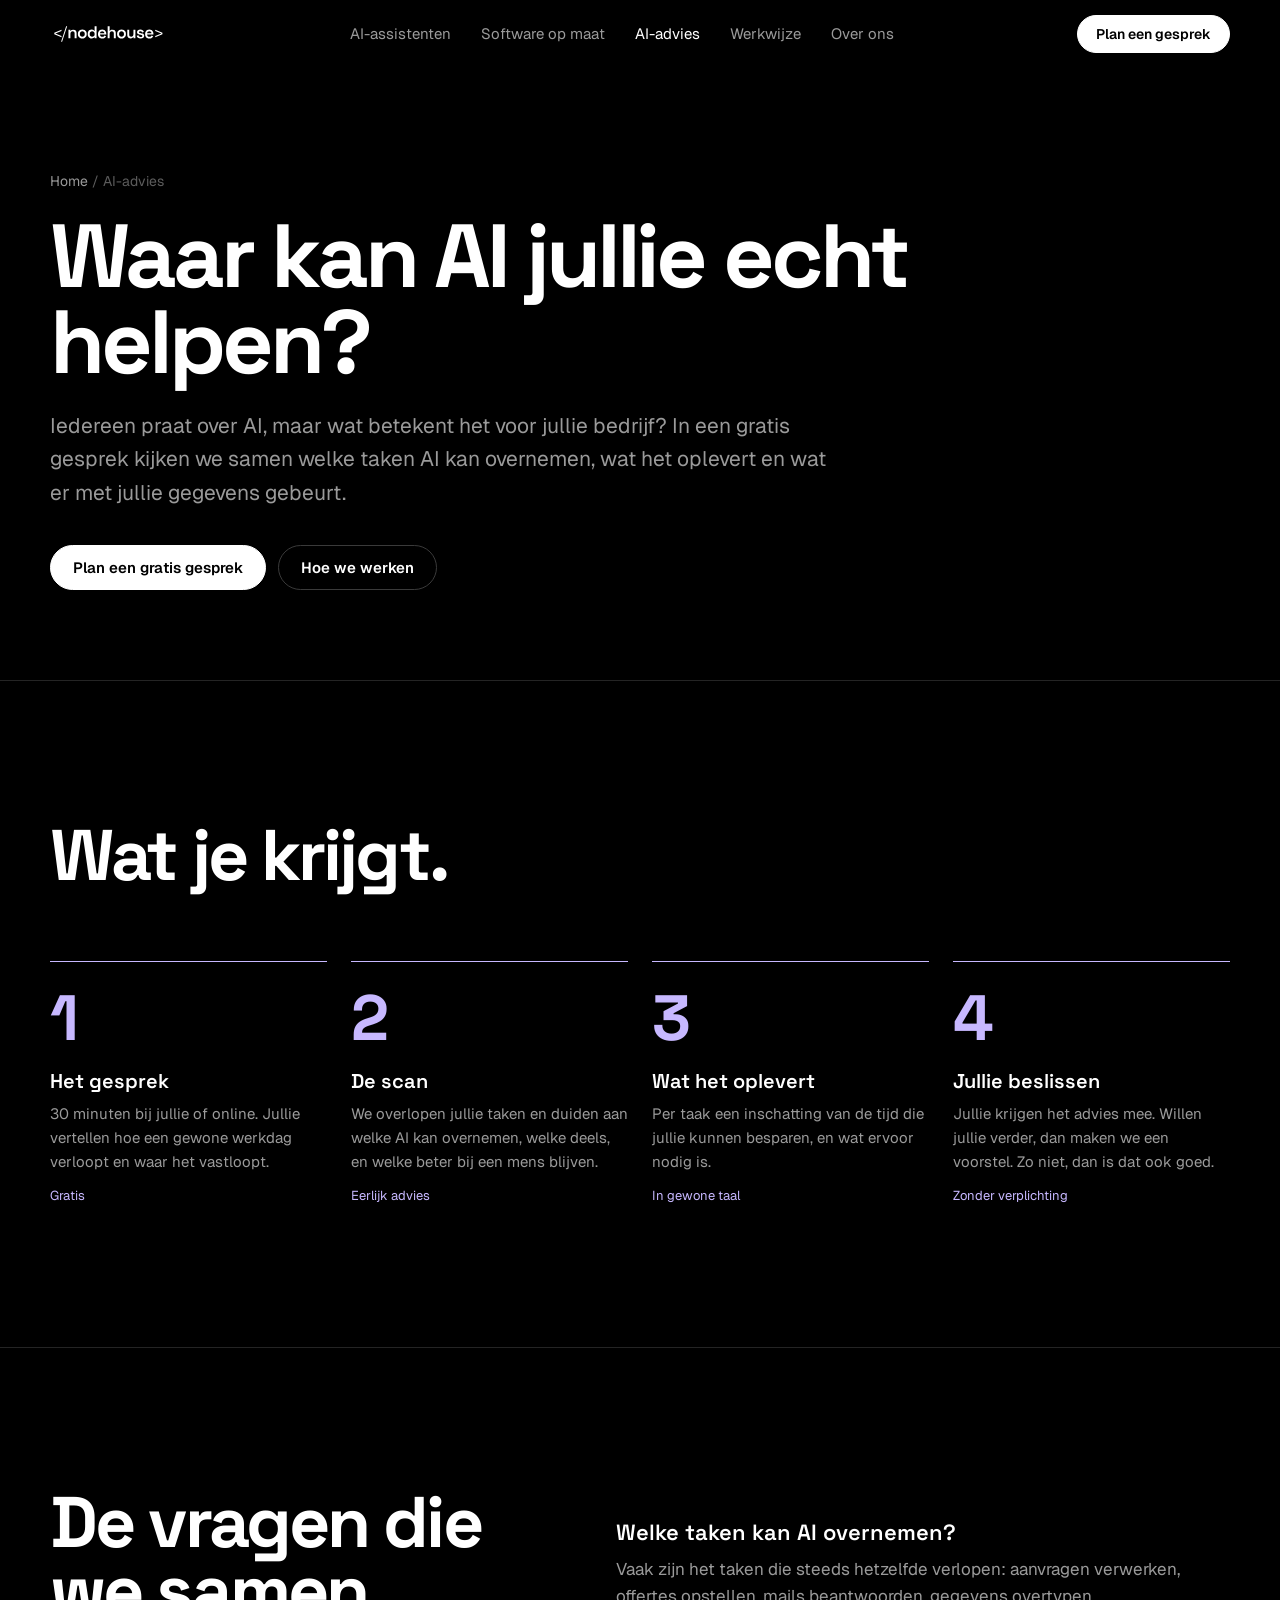
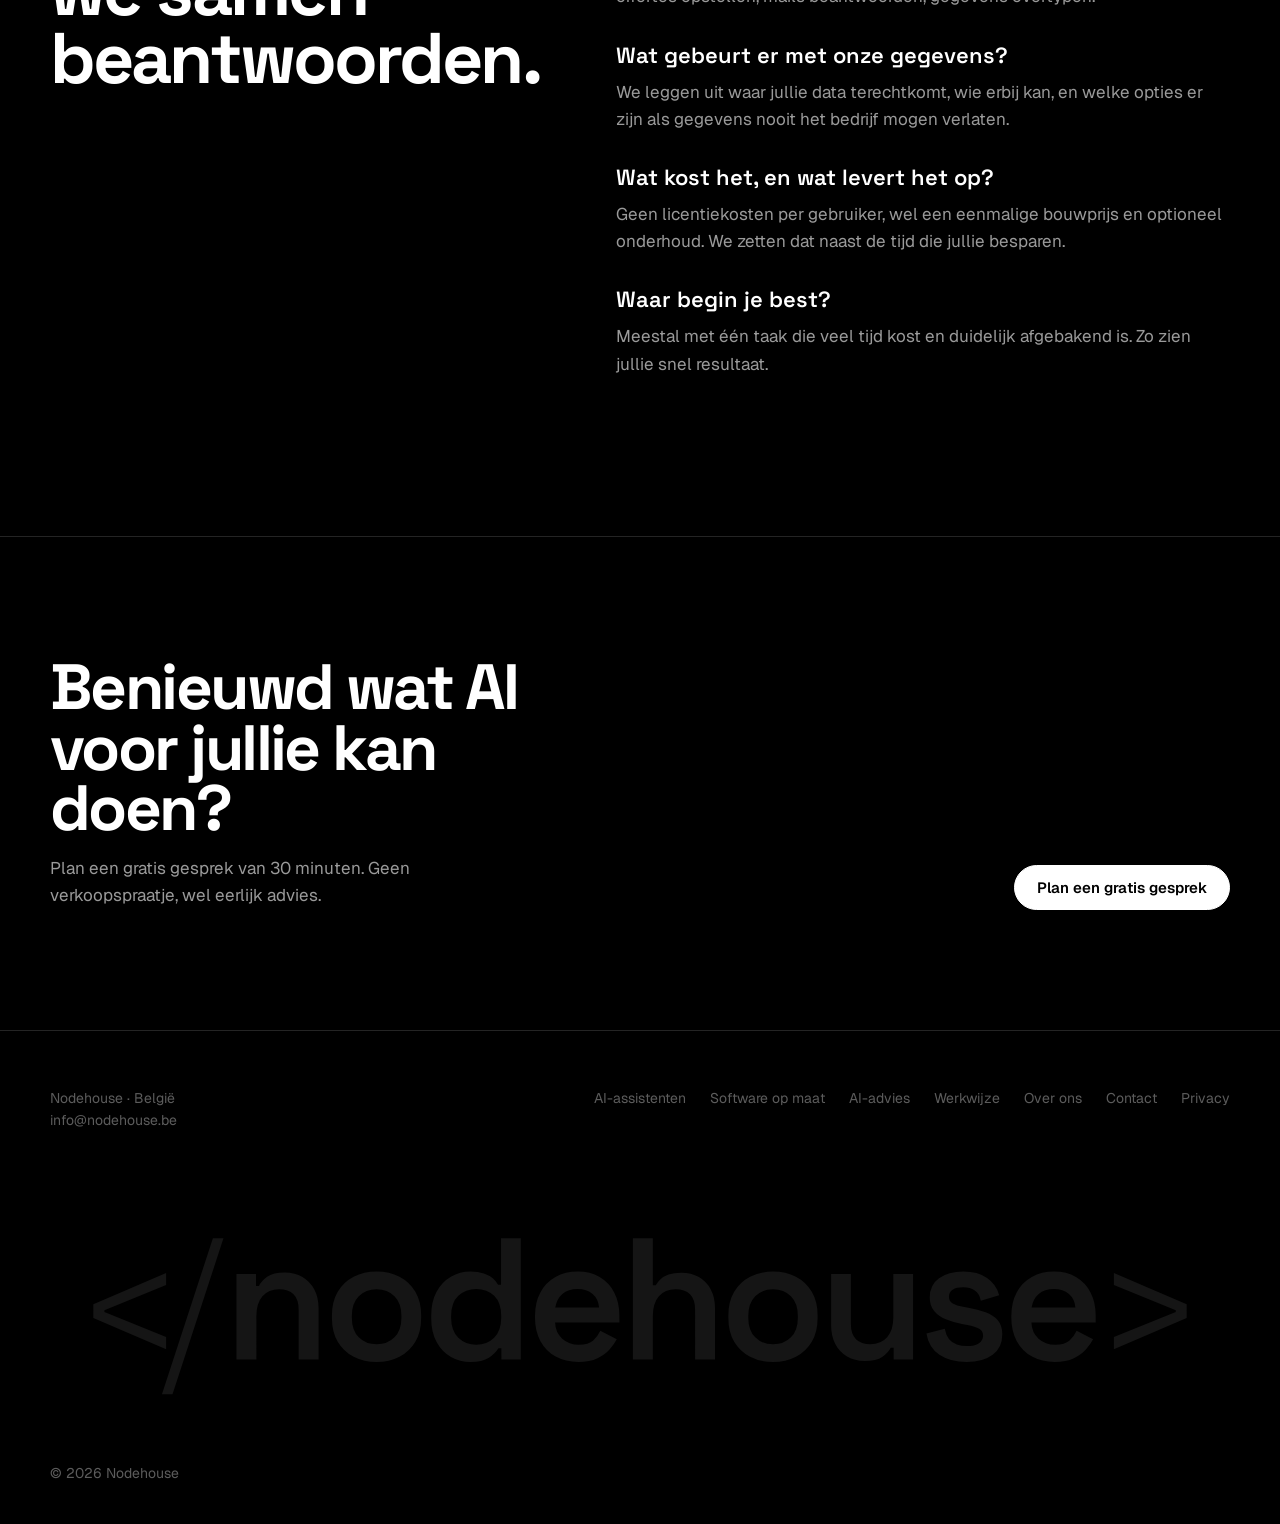
<file: ai-advies.html>
<!DOCTYPE html>
<html lang="nl">
<head>
<meta charset="utf-8">
<meta name="viewport" content="width=device-width, initial-scale=1">
<title>Gratis AI-advies voor kmo's · Nodehouse</title>
<meta name="description" content="Een gratis gesprek over welke taken AI in jullie bedrijf kan overnemen, wat het oplevert en wat er met jullie gegevens gebeurt.">
<meta property="og:title" content="Gratis AI-advies voor kmo's · Nodehouse">
<meta property="og:description" content="Een gratis gesprek over welke taken AI in jullie bedrijf kan overnemen, wat het oplevert en wat er met jullie gegevens gebeurt.">
<meta property="og:type" content="website">
<meta property="og:locale" content="nl_BE">
<meta name="theme-color" content="#000000">
<link rel="icon" href="data:image/svg+xml,%3Csvg xmlns="http://www.w3.org/2000/svg" viewBox="-0.1317 -1.6982 2.8965 2.8965"%3E%3Crect x="-0.1317" y="-1.6982" width="2.8965" height="2.8965" fill="%23000000"/%3E%3Cpath fill="%23FFFFFF" d="M0.52 -0.06 0.1 -0.24V-0.32L0.52 -0.5V-0.43L0.164 -0.285V-0.275L0.52 -0.13Z M0.5459999999999999 0.2 0.8399999999999999 -0.7000000000000001H0.9009999999999999L0.607 0.2Z M0.956 0.0V-0.494H1.069V-0.425H1.086Q1.099 -0.453 1.133 -0.478Q1.167 -0.503 1.236 -0.503Q1.2930000000000001 -0.503 1.3370000000000002 -0.477Q1.381 -0.451 1.4055 -0.405Q1.4300000000000002 -0.359 1.4300000000000002 -0.296V0.0H1.315V-0.28700000000000003Q1.315 -0.34700000000000003 1.2854999999999999 -0.37650000000000006Q1.256 -0.406 1.202 -0.406Q1.141 -0.406 1.1059999999999999 -0.36550000000000005Q1.071 -0.325 1.071 -0.25V0.0Z M1.521 0.0V-0.7000000000000001H1.636V-0.429H1.653Q1.661 -0.446 1.679 -0.46299999999999997Q1.697 -0.48 1.7265000000000001 -0.491Q1.756 -0.502 1.801 -0.502Q1.858 -0.502 1.9020000000000001 -0.47650000000000003Q1.946 -0.451 1.9705 -0.405Q1.995 -0.359 1.995 -0.296V0.0H1.88V-0.28700000000000003Q1.88 -0.34700000000000003 1.8504999999999998 -0.37650000000000006Q1.821 -0.406 1.767 -0.406Q1.706 -0.406 1.6709999999999998 -0.36550000000000005Q1.636 -0.325 1.636 -0.25V0.0Z M2.113 -0.06V-0.13L2.4699999999999998 -0.275V-0.285L2.113 -0.43V-0.5L2.533 -0.32V-0.24Z"/%3E%3C/svg%3E">
<link rel="preconnect" href="https://fonts.googleapis.com">
<link rel="preconnect" href="https://fonts.gstatic.com" crossorigin>
<link href="https://fonts.googleapis.com/css2?family=Space+Grotesk:wght@400;500;600;700&family=Geist:wght@400;500;600&family=Geist+Mono:wght@400;500&display=swap" rel="stylesheet">
<link rel="stylesheet" href="style.css">
</head>
<body>
<header class="nav" id="nav">
  <div class="wrap">
    <a href="index.html" class="logo" aria-label="Nodehouse, naar de homepagina"><svg class="logo-svg" aria-hidden="true" xmlns="http://www.w3.org/2000/svg" viewBox="-0.1500 -0.9500 6.8100 1.4000"><path fill="#FFFFFF" d="M0.52 -0.06 0.1 -0.24V-0.32L0.52 -0.5V-0.43L0.164 -0.285V-0.275L0.52 -0.13Z M0.496 0.2 0.79 -0.7000000000000001H0.851L0.5569999999999999 0.2Z M0.9259999999999999 0.0V-0.494H1.039V-0.425H1.056Q1.069 -0.453 1.103 -0.478Q1.137 -0.503 1.206 -0.503Q1.263 -0.503 1.307 -0.477Q1.351 -0.451 1.3755 -0.405Q1.4 -0.359 1.4 -0.296V0.0H1.285V-0.28700000000000003Q1.285 -0.34700000000000003 1.2555 -0.37650000000000006Q1.226 -0.406 1.172 -0.406Q1.111 -0.406 1.076 -0.36550000000000005Q1.041 -0.325 1.041 -0.25V0.0Z M1.7349999999999999 0.014Q1.661 0.014 1.6025 -0.0165Q1.544 -0.047 1.5105 -0.10350000000000001Q1.4769999999999999 -0.16 1.4769999999999999 -0.23900000000000002V-0.255Q1.4769999999999999 -0.334 1.5105 -0.391Q1.544 -0.448 1.6025 -0.478Q1.661 -0.508 1.7349999999999999 -0.508Q1.809 -0.508 1.867 -0.478Q1.9249999999999998 -0.448 1.9585 -0.391Q1.992 -0.334 1.992 -0.255V-0.23900000000000002Q1.992 -0.16 1.9585 -0.10350000000000001Q1.9249999999999998 -0.047 1.867 -0.0165Q1.809 0.014 1.7349999999999999 0.014ZM1.7349999999999999 -0.088Q1.798 -0.088 1.838 -0.1285Q1.878 -0.169 1.878 -0.242V-0.252Q1.878 -0.325 1.838 -0.36550000000000005Q1.798 -0.406 1.7349999999999999 -0.406Q1.672 -0.406 1.632 -0.36550000000000005Q1.5919999999999999 -0.325 1.5919999999999999 -0.252V-0.242Q1.5919999999999999 -0.169 1.632 -0.1285Q1.672 -0.088 1.7349999999999999 -0.088Z M2.276 0.014Q2.2159999999999997 0.014 2.1639999999999997 -0.0155Q2.112 -0.045 2.081 -0.10200000000000001Q2.05 -0.159 2.05 -0.23900000000000002V-0.255Q2.05 -0.335 2.081 -0.392Q2.112 -0.449 2.1635 -0.47850000000000004Q2.215 -0.508 2.276 -0.508Q2.322 -0.508 2.354 -0.497Q2.386 -0.486 2.4055 -0.469Q2.425 -0.452 2.436 -0.432H2.453V-0.7000000000000001H2.567V0.0H2.455V-0.065H2.4379999999999997Q2.42 -0.035 2.383 -0.010500000000000002Q2.346 0.014 2.276 0.014ZM2.31 -0.08600000000000001Q2.372 -0.08600000000000001 2.413 -0.1265Q2.4539999999999997 -0.167 2.4539999999999997 -0.242V-0.252Q2.4539999999999997 -0.328 2.4135 -0.368Q2.3729999999999998 -0.40800000000000003 2.31 -0.40800000000000003Q2.2479999999999998 -0.40800000000000003 2.2065 -0.368Q2.165 -0.328 2.165 -0.252V-0.242Q2.165 -0.167 2.2065 -0.1265Q2.2479999999999998 -0.08600000000000001 2.31 -0.08600000000000001Z M2.8989999999999996 0.014Q2.8249999999999997 0.014 2.7684999999999995 -0.0175Q2.7119999999999997 -0.049 2.6804999999999994 -0.10650000000000001Q2.6489999999999996 -0.164 2.6489999999999996 -0.241V-0.253Q2.6489999999999996 -0.331 2.6799999999999997 -0.388Q2.711 -0.445 2.7669999999999995 -0.47650000000000003Q2.8229999999999995 -0.508 2.8959999999999995 -0.508Q2.9679999999999995 -0.508 3.0219999999999994 -0.47650000000000003Q3.0759999999999996 -0.445 3.106 -0.388Q3.1359999999999997 -0.331 3.1359999999999997 -0.255V-0.214H2.7649999999999997Q2.7669999999999995 -0.156 2.8059999999999996 -0.121Q2.8449999999999998 -0.08600000000000001 2.9019999999999997 -0.08600000000000001Q2.9579999999999997 -0.08600000000000001 2.9849999999999994 -0.11050000000000001Q3.0119999999999996 -0.135 3.026 -0.166L3.1209999999999996 -0.117Q3.1069999999999998 -0.09 3.0805 -0.0595Q3.054 -0.029 3.01 -0.007500000000000001Q2.9659999999999997 0.014 2.8989999999999996 0.014ZM2.7659999999999996 -0.301H3.0189999999999997Q3.0149999999999997 -0.35000000000000003 2.9814999999999996 -0.379Q2.9479999999999995 -0.40800000000000003 2.8949999999999996 -0.40800000000000003Q2.84 -0.40800000000000003 2.8069999999999995 -0.379Q2.7739999999999996 -0.35000000000000003 2.7659999999999996 -0.301Z M3.2139999999999995 0.0V-0.7000000000000001H3.3289999999999997V-0.429H3.3459999999999996Q3.3539999999999996 -0.446 3.372 -0.46299999999999997Q3.3899999999999997 -0.48 3.4194999999999993 -0.491Q3.4489999999999994 -0.502 3.4939999999999998 -0.502Q3.5509999999999997 -0.502 3.5949999999999998 -0.47650000000000003Q3.6389999999999993 -0.451 3.6634999999999995 -0.405Q3.6879999999999997 -0.359 3.6879999999999997 -0.296V0.0H3.5729999999999995V-0.28700000000000003Q3.5729999999999995 -0.34700000000000003 3.5434999999999994 -0.37650000000000006Q3.5139999999999993 -0.406 3.4599999999999995 -0.406Q3.3989999999999996 -0.406 3.364 -0.36550000000000005Q3.3289999999999997 -0.325 3.3289999999999997 -0.25V0.0Z M4.023 0.014Q3.9489999999999994 0.014 3.8904999999999994 -0.0165Q3.8319999999999994 -0.047 3.7984999999999993 -0.10350000000000001Q3.7649999999999992 -0.16 3.7649999999999992 -0.23900000000000002V-0.255Q3.7649999999999992 -0.334 3.7984999999999993 -0.391Q3.8319999999999994 -0.448 3.8904999999999994 -0.478Q3.9489999999999994 -0.508 4.023 -0.508Q4.0969999999999995 -0.508 4.154999999999999 -0.478Q4.212999999999999 -0.448 4.246499999999999 -0.391Q4.279999999999999 -0.334 4.279999999999999 -0.255V-0.23900000000000002Q4.279999999999999 -0.16 4.246499999999999 -0.10350000000000001Q4.212999999999999 -0.047 4.154999999999999 -0.0165Q4.0969999999999995 0.014 4.023 0.014ZM4.023 -0.088Q4.085999999999999 -0.088 4.1259999999999994 -0.1285Q4.1659999999999995 -0.169 4.1659999999999995 -0.242V-0.252Q4.1659999999999995 -0.325 4.1259999999999994 -0.36550000000000005Q4.085999999999999 -0.406 4.023 -0.406Q3.959999999999999 -0.406 3.919999999999999 -0.36550000000000005Q3.8799999999999994 -0.325 3.8799999999999994 -0.252V-0.242Q3.8799999999999994 -0.169 3.919999999999999 -0.1285Q3.959999999999999 -0.088 4.023 -0.088Z M4.551 0.008Q4.494 0.008 4.449999999999999 -0.0175Q4.406 -0.043000000000000003 4.382 -0.08950000000000001Q4.358 -0.136 4.358 -0.198V-0.494H4.4719999999999995V-0.20700000000000002Q4.4719999999999995 -0.147 4.5015 -0.118Q4.531 -0.089 4.585 -0.089Q4.646 -0.089 4.6815 -0.129Q4.717 -0.169 4.717 -0.244V-0.494H4.8309999999999995V0.0H4.718999999999999V-0.069H4.702Q4.689 -0.042 4.6545000000000005 -0.017Q4.62 0.008 4.551 0.008Z M5.141 0.014Q5.045 0.014 4.9830000000000005 -0.028000000000000004Q4.921 -0.07 4.9079999999999995 -0.151L5.014 -0.178Q5.021 -0.14 5.039 -0.11800000000000001Q5.0569999999999995 -0.096 5.083499999999999 -0.087Q5.109999999999999 -0.078 5.141 -0.078Q5.188 -0.078 5.211499999999999 -0.095Q5.234999999999999 -0.112 5.234999999999999 -0.138Q5.234999999999999 -0.165 5.2124999999999995 -0.178Q5.1899999999999995 -0.191 5.144 -0.2L5.1129999999999995 -0.20500000000000002Q5.062 -0.215 5.02 -0.23249999999999998Q4.978 -0.25 4.9525 -0.28049999999999997Q4.927 -0.311 4.927 -0.358Q4.927 -0.43 4.980499999999999 -0.469Q5.034 -0.508 5.1209999999999996 -0.508Q5.204 -0.508 5.258 -0.471Q5.312 -0.434 5.328 -0.372L5.2219999999999995 -0.34Q5.2139999999999995 -0.382 5.186999999999999 -0.39949999999999997Q5.16 -0.417 5.1209999999999996 -0.417Q5.0809999999999995 -0.417 5.0595 -0.403Q5.038 -0.389 5.038 -0.363Q5.038 -0.337 5.0600000000000005 -0.324Q5.082 -0.311 5.119 -0.305L5.15 -0.299Q5.205 -0.289 5.249499999999999 -0.273Q5.294 -0.257 5.32 -0.227Q5.346 -0.197 5.346 -0.146Q5.346 -0.069 5.2905 -0.027500000000000004Q5.234999999999999 0.014 5.141 0.014Z M5.648000000000001 0.014Q5.574 0.014 5.5175 -0.0175Q5.461 -0.049 5.429500000000001 -0.10650000000000001Q5.398000000000001 -0.164 5.398000000000001 -0.241V-0.253Q5.398000000000001 -0.331 5.429 -0.388Q5.46 -0.445 5.516 -0.47650000000000003Q5.572 -0.508 5.6450000000000005 -0.508Q5.7170000000000005 -0.508 5.771000000000001 -0.47650000000000003Q5.825 -0.445 5.855 -0.388Q5.885 -0.331 5.885 -0.255V-0.214H5.514Q5.516 -0.156 5.555 -0.121Q5.594 -0.08600000000000001 5.651 -0.08600000000000001Q5.707 -0.08600000000000001 5.734 -0.11050000000000001Q5.761 -0.135 5.775 -0.166L5.87 -0.117Q5.856 -0.09 5.8294999999999995 -0.0595Q5.803 -0.029 5.759 -0.007500000000000001Q5.715 0.014 5.648000000000001 0.014ZM5.515000000000001 -0.301H5.768Q5.764 -0.35000000000000003 5.7305 -0.379Q5.697 -0.40800000000000003 5.644 -0.40800000000000003Q5.589 -0.40800000000000003 5.556000000000001 -0.379Q5.523000000000001 -0.35000000000000003 5.515000000000001 -0.301Z M5.99 -0.06V-0.13L6.347 -0.275V-0.285L5.99 -0.43V-0.5L6.41 -0.32V-0.24Z"/></svg></a>
    <ul><li><a href="ai-assistenten.html">AI-assistenten</a></li><li><a href="software-op-maat.html">Software op maat</a></li><li><a href="ai-advies.html" aria-current="page">AI-advies</a></li><li><a href="werkwijze.html">Werkwijze</a></li><li><a href="over-ons.html">Over ons</a></li><li class="m-only"><a href="contact.html">Contact</a></li></ul>
    <div class="nav-right"><a href="contact.html" class="btn">Plan een gesprek</a><button class="menu-btn" id="menu-btn" type="button" aria-expanded="false" aria-controls="nav">Menu</button></div>
  </div>
</header>
<main id="top">
  <section class="page-hero wrap">
    <p class="crumb"><a href="index.html">Home</a> / AI-advies</p>
    <h1>Waar kan AI jullie echt helpen?</h1>
    <p class="lede">Iedereen praat over AI, maar wat betekent het voor jullie bedrijf? In een gratis gesprek kijken we samen welke taken AI kan overnemen, wat het oplevert en wat er met jullie gegevens gebeurt.</p>
    <div class="cta-row"><a href="contact.html" class="btn">Plan een gratis gesprek</a><a href="werkwijze.html" class="btn ghost">Hoe we werken</a></div>
  </section>
  <section class="block" id="gesprek">
    <div class="wrap">
      <h2 class="h2 reveal">Wat je krijgt.</h2>
<ol class="process"><li class="reveal"><h3>Het gesprek</h3><p>30 minuten bij jullie of online. Jullie vertellen hoe een gewone werkdag verloopt en waar het vastloopt.</p><em>Gratis</em></li><li class="reveal"><h3>De scan</h3><p>We overlopen jullie taken en duiden aan welke AI kan overnemen, welke deels, en welke beter bij een mens blijven.</p><em>Eerlijk advies</em></li><li class="reveal"><h3>Wat het oplevert</h3><p>Per taak een inschatting van de tijd die jullie kunnen besparen, en wat ervoor nodig is.</p><em>In gewone taal</em></li><li class="reveal"><h3>Jullie beslissen</h3><p>Jullie krijgen het advies mee. Willen jullie verder, dan maken we een voorstel. Zo niet, dan is dat ook goed.</p><em>Zonder verplichting</em></li></ol>
    </div>
  </section>
  <section class="block" id="vragen-ai">
    <div class="wrap">
      <div class="split">
        <h2 class="h2 reveal">De vragen die we samen beantwoorden.</h2>
        <div class="prose reveal">
          <h3>Welke taken kan AI overnemen?</h3>
          <p>Vaak zijn het taken die steeds hetzelfde verlopen: aanvragen verwerken, offertes opstellen, mails beantwoorden, gegevens overtypen.</p>
          <h3>Wat gebeurt er met onze gegevens?</h3>
          <p>We leggen uit waar jullie data terechtkomt, wie erbij kan, en welke opties er zijn als gegevens nooit het bedrijf mogen verlaten.</p>
          <h3>Wat kost het, en wat levert het op?</h3>
          <p>Geen licentiekosten per gebruiker, wel een eenmalige bouwprijs en optioneel onderhoud. We zetten dat naast de tijd die jullie besparen.</p>
          <h3>Waar begin je best?</h3>
          <p>Meestal met één taak die veel tijd kost en duidelijk afgebakend is. Zo zien jullie snel resultaat.</p>
        </div>
      </div>
    </div>
  </section>
  <section class="cta-band">
    <div class="wrap inner">
      <div><h2 class="reveal">Benieuwd wat AI voor jullie kan doen?</h2><p class="reveal">Plan een gratis gesprek van 30 minuten. Geen verkoopspraatje, wel eerlijk advies.</p></div>
      <div class="cta-row"><a href="contact.html" class="btn">Plan een gratis gesprek</a></div>
    </div>
  </section>
</main>
<footer>
  <div class="wrap">
    <div class="foot">
      <div>Nodehouse · België<br><a href="mailto:info@nodehouse.be">info@nodehouse.be</a></div>
      <nav><a href="ai-assistenten.html">AI-assistenten</a><a href="software-op-maat.html">Software op maat</a><a href="ai-advies.html">AI-advies</a><a href="werkwijze.html">Werkwijze</a><a href="over-ons.html">Over ons</a><a href="contact.html">Contact</a><a href="privacy.html">Privacy</a></nav>
    </div>
    <div class="giant" aria-hidden="true"><svg class="giant-svg" xmlns="http://www.w3.org/2000/svg" viewBox="-0.1500 -0.9500 6.8100 1.4000"><path fill="#151515" d="M0.52 -0.06 0.1 -0.24V-0.32L0.52 -0.5V-0.43L0.164 -0.285V-0.275L0.52 -0.13Z M0.496 0.2 0.79 -0.7000000000000001H0.851L0.5569999999999999 0.2Z M0.9259999999999999 0.0V-0.494H1.039V-0.425H1.056Q1.069 -0.453 1.103 -0.478Q1.137 -0.503 1.206 -0.503Q1.263 -0.503 1.307 -0.477Q1.351 -0.451 1.3755 -0.405Q1.4 -0.359 1.4 -0.296V0.0H1.285V-0.28700000000000003Q1.285 -0.34700000000000003 1.2555 -0.37650000000000006Q1.226 -0.406 1.172 -0.406Q1.111 -0.406 1.076 -0.36550000000000005Q1.041 -0.325 1.041 -0.25V0.0Z M1.7349999999999999 0.014Q1.661 0.014 1.6025 -0.0165Q1.544 -0.047 1.5105 -0.10350000000000001Q1.4769999999999999 -0.16 1.4769999999999999 -0.23900000000000002V-0.255Q1.4769999999999999 -0.334 1.5105 -0.391Q1.544 -0.448 1.6025 -0.478Q1.661 -0.508 1.7349999999999999 -0.508Q1.809 -0.508 1.867 -0.478Q1.9249999999999998 -0.448 1.9585 -0.391Q1.992 -0.334 1.992 -0.255V-0.23900000000000002Q1.992 -0.16 1.9585 -0.10350000000000001Q1.9249999999999998 -0.047 1.867 -0.0165Q1.809 0.014 1.7349999999999999 0.014ZM1.7349999999999999 -0.088Q1.798 -0.088 1.838 -0.1285Q1.878 -0.169 1.878 -0.242V-0.252Q1.878 -0.325 1.838 -0.36550000000000005Q1.798 -0.406 1.7349999999999999 -0.406Q1.672 -0.406 1.632 -0.36550000000000005Q1.5919999999999999 -0.325 1.5919999999999999 -0.252V-0.242Q1.5919999999999999 -0.169 1.632 -0.1285Q1.672 -0.088 1.7349999999999999 -0.088Z M2.276 0.014Q2.2159999999999997 0.014 2.1639999999999997 -0.0155Q2.112 -0.045 2.081 -0.10200000000000001Q2.05 -0.159 2.05 -0.23900000000000002V-0.255Q2.05 -0.335 2.081 -0.392Q2.112 -0.449 2.1635 -0.47850000000000004Q2.215 -0.508 2.276 -0.508Q2.322 -0.508 2.354 -0.497Q2.386 -0.486 2.4055 -0.469Q2.425 -0.452 2.436 -0.432H2.453V-0.7000000000000001H2.567V0.0H2.455V-0.065H2.4379999999999997Q2.42 -0.035 2.383 -0.010500000000000002Q2.346 0.014 2.276 0.014ZM2.31 -0.08600000000000001Q2.372 -0.08600000000000001 2.413 -0.1265Q2.4539999999999997 -0.167 2.4539999999999997 -0.242V-0.252Q2.4539999999999997 -0.328 2.4135 -0.368Q2.3729999999999998 -0.40800000000000003 2.31 -0.40800000000000003Q2.2479999999999998 -0.40800000000000003 2.2065 -0.368Q2.165 -0.328 2.165 -0.252V-0.242Q2.165 -0.167 2.2065 -0.1265Q2.2479999999999998 -0.08600000000000001 2.31 -0.08600000000000001Z M2.8989999999999996 0.014Q2.8249999999999997 0.014 2.7684999999999995 -0.0175Q2.7119999999999997 -0.049 2.6804999999999994 -0.10650000000000001Q2.6489999999999996 -0.164 2.6489999999999996 -0.241V-0.253Q2.6489999999999996 -0.331 2.6799999999999997 -0.388Q2.711 -0.445 2.7669999999999995 -0.47650000000000003Q2.8229999999999995 -0.508 2.8959999999999995 -0.508Q2.9679999999999995 -0.508 3.0219999999999994 -0.47650000000000003Q3.0759999999999996 -0.445 3.106 -0.388Q3.1359999999999997 -0.331 3.1359999999999997 -0.255V-0.214H2.7649999999999997Q2.7669999999999995 -0.156 2.8059999999999996 -0.121Q2.8449999999999998 -0.08600000000000001 2.9019999999999997 -0.08600000000000001Q2.9579999999999997 -0.08600000000000001 2.9849999999999994 -0.11050000000000001Q3.0119999999999996 -0.135 3.026 -0.166L3.1209999999999996 -0.117Q3.1069999999999998 -0.09 3.0805 -0.0595Q3.054 -0.029 3.01 -0.007500000000000001Q2.9659999999999997 0.014 2.8989999999999996 0.014ZM2.7659999999999996 -0.301H3.0189999999999997Q3.0149999999999997 -0.35000000000000003 2.9814999999999996 -0.379Q2.9479999999999995 -0.40800000000000003 2.8949999999999996 -0.40800000000000003Q2.84 -0.40800000000000003 2.8069999999999995 -0.379Q2.7739999999999996 -0.35000000000000003 2.7659999999999996 -0.301Z M3.2139999999999995 0.0V-0.7000000000000001H3.3289999999999997V-0.429H3.3459999999999996Q3.3539999999999996 -0.446 3.372 -0.46299999999999997Q3.3899999999999997 -0.48 3.4194999999999993 -0.491Q3.4489999999999994 -0.502 3.4939999999999998 -0.502Q3.5509999999999997 -0.502 3.5949999999999998 -0.47650000000000003Q3.6389999999999993 -0.451 3.6634999999999995 -0.405Q3.6879999999999997 -0.359 3.6879999999999997 -0.296V0.0H3.5729999999999995V-0.28700000000000003Q3.5729999999999995 -0.34700000000000003 3.5434999999999994 -0.37650000000000006Q3.5139999999999993 -0.406 3.4599999999999995 -0.406Q3.3989999999999996 -0.406 3.364 -0.36550000000000005Q3.3289999999999997 -0.325 3.3289999999999997 -0.25V0.0Z M4.023 0.014Q3.9489999999999994 0.014 3.8904999999999994 -0.0165Q3.8319999999999994 -0.047 3.7984999999999993 -0.10350000000000001Q3.7649999999999992 -0.16 3.7649999999999992 -0.23900000000000002V-0.255Q3.7649999999999992 -0.334 3.7984999999999993 -0.391Q3.8319999999999994 -0.448 3.8904999999999994 -0.478Q3.9489999999999994 -0.508 4.023 -0.508Q4.0969999999999995 -0.508 4.154999999999999 -0.478Q4.212999999999999 -0.448 4.246499999999999 -0.391Q4.279999999999999 -0.334 4.279999999999999 -0.255V-0.23900000000000002Q4.279999999999999 -0.16 4.246499999999999 -0.10350000000000001Q4.212999999999999 -0.047 4.154999999999999 -0.0165Q4.0969999999999995 0.014 4.023 0.014ZM4.023 -0.088Q4.085999999999999 -0.088 4.1259999999999994 -0.1285Q4.1659999999999995 -0.169 4.1659999999999995 -0.242V-0.252Q4.1659999999999995 -0.325 4.1259999999999994 -0.36550000000000005Q4.085999999999999 -0.406 4.023 -0.406Q3.959999999999999 -0.406 3.919999999999999 -0.36550000000000005Q3.8799999999999994 -0.325 3.8799999999999994 -0.252V-0.242Q3.8799999999999994 -0.169 3.919999999999999 -0.1285Q3.959999999999999 -0.088 4.023 -0.088Z M4.551 0.008Q4.494 0.008 4.449999999999999 -0.0175Q4.406 -0.043000000000000003 4.382 -0.08950000000000001Q4.358 -0.136 4.358 -0.198V-0.494H4.4719999999999995V-0.20700000000000002Q4.4719999999999995 -0.147 4.5015 -0.118Q4.531 -0.089 4.585 -0.089Q4.646 -0.089 4.6815 -0.129Q4.717 -0.169 4.717 -0.244V-0.494H4.8309999999999995V0.0H4.718999999999999V-0.069H4.702Q4.689 -0.042 4.6545000000000005 -0.017Q4.62 0.008 4.551 0.008Z M5.141 0.014Q5.045 0.014 4.9830000000000005 -0.028000000000000004Q4.921 -0.07 4.9079999999999995 -0.151L5.014 -0.178Q5.021 -0.14 5.039 -0.11800000000000001Q5.0569999999999995 -0.096 5.083499999999999 -0.087Q5.109999999999999 -0.078 5.141 -0.078Q5.188 -0.078 5.211499999999999 -0.095Q5.234999999999999 -0.112 5.234999999999999 -0.138Q5.234999999999999 -0.165 5.2124999999999995 -0.178Q5.1899999999999995 -0.191 5.144 -0.2L5.1129999999999995 -0.20500000000000002Q5.062 -0.215 5.02 -0.23249999999999998Q4.978 -0.25 4.9525 -0.28049999999999997Q4.927 -0.311 4.927 -0.358Q4.927 -0.43 4.980499999999999 -0.469Q5.034 -0.508 5.1209999999999996 -0.508Q5.204 -0.508 5.258 -0.471Q5.312 -0.434 5.328 -0.372L5.2219999999999995 -0.34Q5.2139999999999995 -0.382 5.186999999999999 -0.39949999999999997Q5.16 -0.417 5.1209999999999996 -0.417Q5.0809999999999995 -0.417 5.0595 -0.403Q5.038 -0.389 5.038 -0.363Q5.038 -0.337 5.0600000000000005 -0.324Q5.082 -0.311 5.119 -0.305L5.15 -0.299Q5.205 -0.289 5.249499999999999 -0.273Q5.294 -0.257 5.32 -0.227Q5.346 -0.197 5.346 -0.146Q5.346 -0.069 5.2905 -0.027500000000000004Q5.234999999999999 0.014 5.141 0.014Z M5.648000000000001 0.014Q5.574 0.014 5.5175 -0.0175Q5.461 -0.049 5.429500000000001 -0.10650000000000001Q5.398000000000001 -0.164 5.398000000000001 -0.241V-0.253Q5.398000000000001 -0.331 5.429 -0.388Q5.46 -0.445 5.516 -0.47650000000000003Q5.572 -0.508 5.6450000000000005 -0.508Q5.7170000000000005 -0.508 5.771000000000001 -0.47650000000000003Q5.825 -0.445 5.855 -0.388Q5.885 -0.331 5.885 -0.255V-0.214H5.514Q5.516 -0.156 5.555 -0.121Q5.594 -0.08600000000000001 5.651 -0.08600000000000001Q5.707 -0.08600000000000001 5.734 -0.11050000000000001Q5.761 -0.135 5.775 -0.166L5.87 -0.117Q5.856 -0.09 5.8294999999999995 -0.0595Q5.803 -0.029 5.759 -0.007500000000000001Q5.715 0.014 5.648000000000001 0.014ZM5.515000000000001 -0.301H5.768Q5.764 -0.35000000000000003 5.7305 -0.379Q5.697 -0.40800000000000003 5.644 -0.40800000000000003Q5.589 -0.40800000000000003 5.556000000000001 -0.379Q5.523000000000001 -0.35000000000000003 5.515000000000001 -0.301Z M5.99 -0.06V-0.13L6.347 -0.275V-0.285L5.99 -0.43V-0.5L6.41 -0.32V-0.24Z"/></svg></div>
    <p style="margin-top:24px">© <span id="yr">2026</span> Nodehouse</p>
  </div>
</footer>
<script src="site.js"></script>

</body>
</html>
</file>
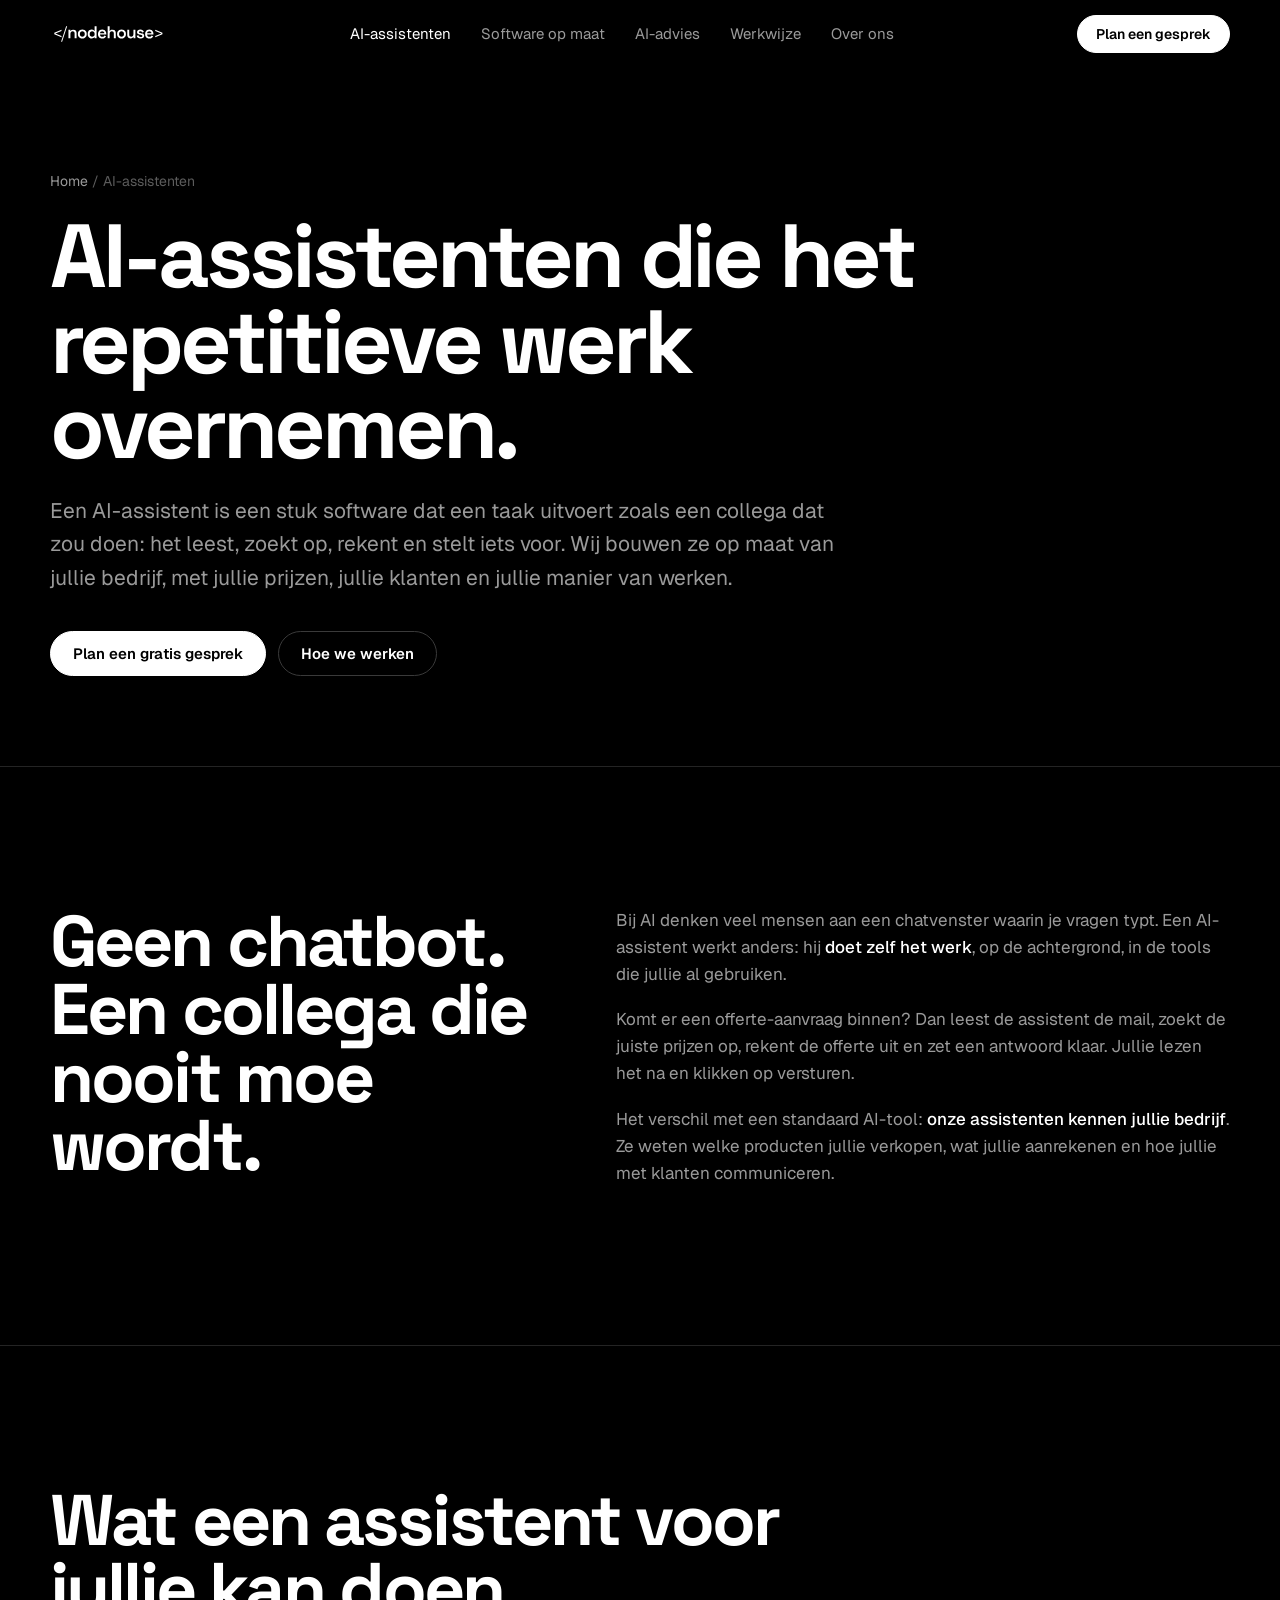
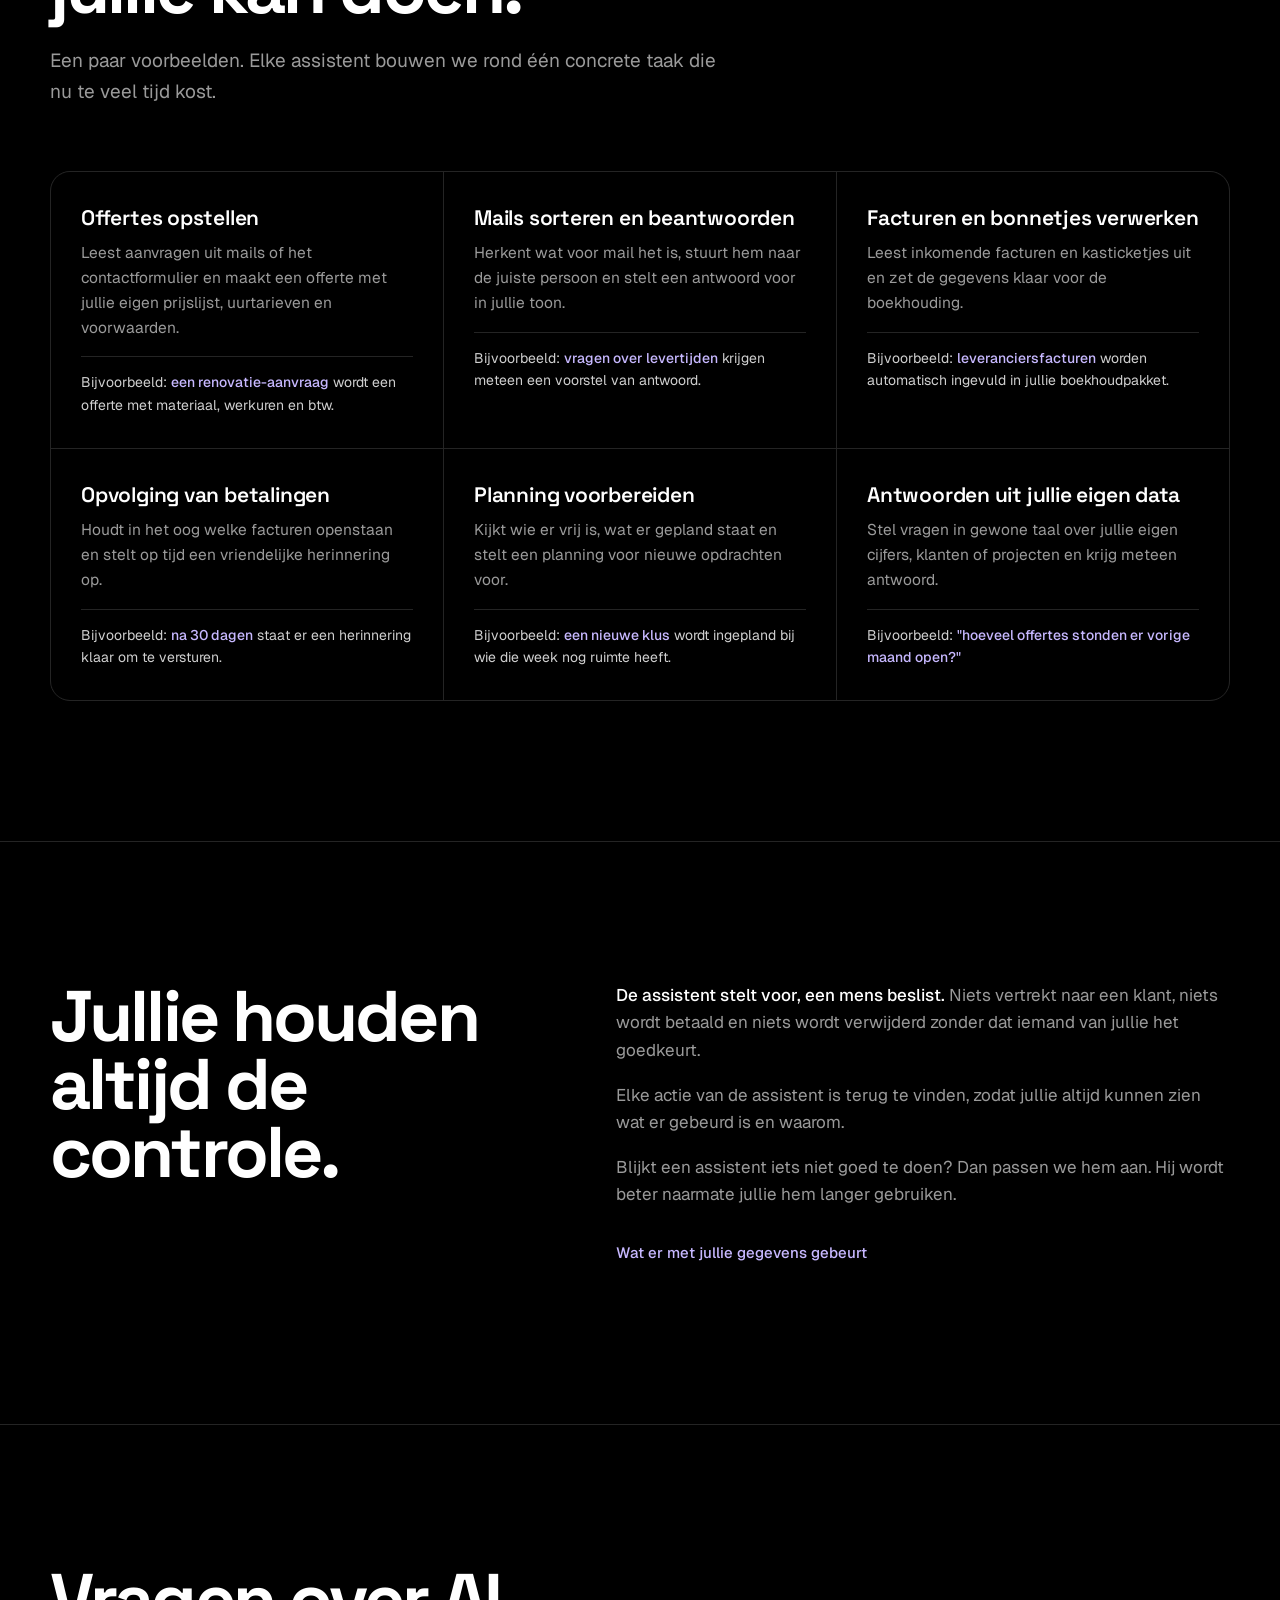
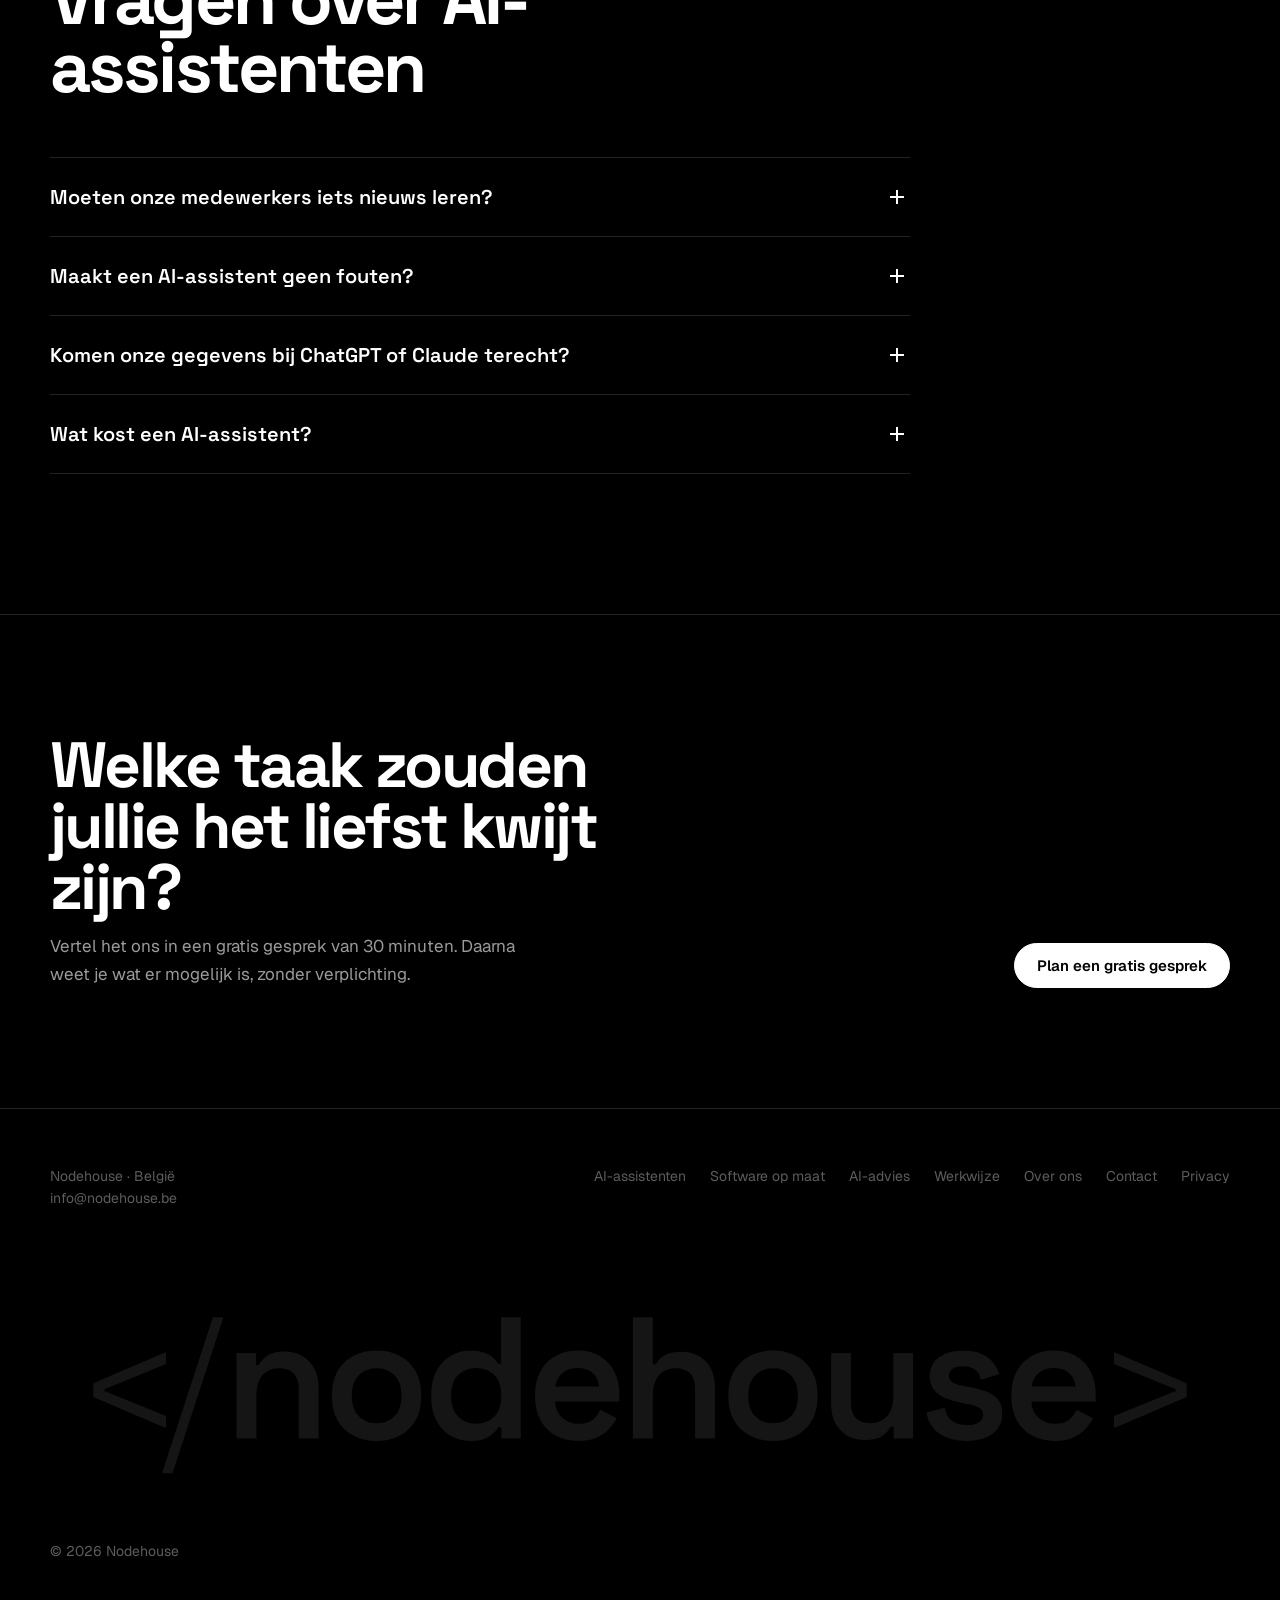
<file: ai-assistenten.html>
<!DOCTYPE html>
<html lang="nl">
<head>
<meta charset="utf-8">
<meta name="viewport" content="width=device-width, initial-scale=1">
<title>AI-assistenten op maat · Nodehouse</title>
<meta name="description" content="AI-assistenten die offertes opstellen, mails verwerken, facturen inboeken en betalingen opvolgen, op maat van jullie kmo.">
<meta property="og:title" content="AI-assistenten op maat · Nodehouse">
<meta property="og:description" content="AI-assistenten die offertes opstellen, mails verwerken, facturen inboeken en betalingen opvolgen, op maat van jullie kmo.">
<meta property="og:type" content="website">
<meta property="og:locale" content="nl_BE">
<meta name="theme-color" content="#000000">
<link rel="icon" href="data:image/svg+xml,%3Csvg xmlns="http://www.w3.org/2000/svg" viewBox="-0.1317 -1.6982 2.8965 2.8965"%3E%3Crect x="-0.1317" y="-1.6982" width="2.8965" height="2.8965" fill="%23000000"/%3E%3Cpath fill="%23FFFFFF" d="M0.52 -0.06 0.1 -0.24V-0.32L0.52 -0.5V-0.43L0.164 -0.285V-0.275L0.52 -0.13Z M0.5459999999999999 0.2 0.8399999999999999 -0.7000000000000001H0.9009999999999999L0.607 0.2Z M0.956 0.0V-0.494H1.069V-0.425H1.086Q1.099 -0.453 1.133 -0.478Q1.167 -0.503 1.236 -0.503Q1.2930000000000001 -0.503 1.3370000000000002 -0.477Q1.381 -0.451 1.4055 -0.405Q1.4300000000000002 -0.359 1.4300000000000002 -0.296V0.0H1.315V-0.28700000000000003Q1.315 -0.34700000000000003 1.2854999999999999 -0.37650000000000006Q1.256 -0.406 1.202 -0.406Q1.141 -0.406 1.1059999999999999 -0.36550000000000005Q1.071 -0.325 1.071 -0.25V0.0Z M1.521 0.0V-0.7000000000000001H1.636V-0.429H1.653Q1.661 -0.446 1.679 -0.46299999999999997Q1.697 -0.48 1.7265000000000001 -0.491Q1.756 -0.502 1.801 -0.502Q1.858 -0.502 1.9020000000000001 -0.47650000000000003Q1.946 -0.451 1.9705 -0.405Q1.995 -0.359 1.995 -0.296V0.0H1.88V-0.28700000000000003Q1.88 -0.34700000000000003 1.8504999999999998 -0.37650000000000006Q1.821 -0.406 1.767 -0.406Q1.706 -0.406 1.6709999999999998 -0.36550000000000005Q1.636 -0.325 1.636 -0.25V0.0Z M2.113 -0.06V-0.13L2.4699999999999998 -0.275V-0.285L2.113 -0.43V-0.5L2.533 -0.32V-0.24Z"/%3E%3C/svg%3E">
<link rel="preconnect" href="https://fonts.googleapis.com">
<link rel="preconnect" href="https://fonts.gstatic.com" crossorigin>
<link href="https://fonts.googleapis.com/css2?family=Space+Grotesk:wght@400;500;600;700&family=Geist:wght@400;500;600&family=Geist+Mono:wght@400;500&display=swap" rel="stylesheet">
<link rel="stylesheet" href="style.css">
</head>
<body>
<header class="nav" id="nav">
  <div class="wrap">
    <a href="index.html" class="logo" aria-label="Nodehouse, naar de homepagina"><svg class="logo-svg" aria-hidden="true" xmlns="http://www.w3.org/2000/svg" viewBox="-0.1500 -0.9500 6.8100 1.4000"><path fill="#FFFFFF" d="M0.52 -0.06 0.1 -0.24V-0.32L0.52 -0.5V-0.43L0.164 -0.285V-0.275L0.52 -0.13Z M0.496 0.2 0.79 -0.7000000000000001H0.851L0.5569999999999999 0.2Z M0.9259999999999999 0.0V-0.494H1.039V-0.425H1.056Q1.069 -0.453 1.103 -0.478Q1.137 -0.503 1.206 -0.503Q1.263 -0.503 1.307 -0.477Q1.351 -0.451 1.3755 -0.405Q1.4 -0.359 1.4 -0.296V0.0H1.285V-0.28700000000000003Q1.285 -0.34700000000000003 1.2555 -0.37650000000000006Q1.226 -0.406 1.172 -0.406Q1.111 -0.406 1.076 -0.36550000000000005Q1.041 -0.325 1.041 -0.25V0.0Z M1.7349999999999999 0.014Q1.661 0.014 1.6025 -0.0165Q1.544 -0.047 1.5105 -0.10350000000000001Q1.4769999999999999 -0.16 1.4769999999999999 -0.23900000000000002V-0.255Q1.4769999999999999 -0.334 1.5105 -0.391Q1.544 -0.448 1.6025 -0.478Q1.661 -0.508 1.7349999999999999 -0.508Q1.809 -0.508 1.867 -0.478Q1.9249999999999998 -0.448 1.9585 -0.391Q1.992 -0.334 1.992 -0.255V-0.23900000000000002Q1.992 -0.16 1.9585 -0.10350000000000001Q1.9249999999999998 -0.047 1.867 -0.0165Q1.809 0.014 1.7349999999999999 0.014ZM1.7349999999999999 -0.088Q1.798 -0.088 1.838 -0.1285Q1.878 -0.169 1.878 -0.242V-0.252Q1.878 -0.325 1.838 -0.36550000000000005Q1.798 -0.406 1.7349999999999999 -0.406Q1.672 -0.406 1.632 -0.36550000000000005Q1.5919999999999999 -0.325 1.5919999999999999 -0.252V-0.242Q1.5919999999999999 -0.169 1.632 -0.1285Q1.672 -0.088 1.7349999999999999 -0.088Z M2.276 0.014Q2.2159999999999997 0.014 2.1639999999999997 -0.0155Q2.112 -0.045 2.081 -0.10200000000000001Q2.05 -0.159 2.05 -0.23900000000000002V-0.255Q2.05 -0.335 2.081 -0.392Q2.112 -0.449 2.1635 -0.47850000000000004Q2.215 -0.508 2.276 -0.508Q2.322 -0.508 2.354 -0.497Q2.386 -0.486 2.4055 -0.469Q2.425 -0.452 2.436 -0.432H2.453V-0.7000000000000001H2.567V0.0H2.455V-0.065H2.4379999999999997Q2.42 -0.035 2.383 -0.010500000000000002Q2.346 0.014 2.276 0.014ZM2.31 -0.08600000000000001Q2.372 -0.08600000000000001 2.413 -0.1265Q2.4539999999999997 -0.167 2.4539999999999997 -0.242V-0.252Q2.4539999999999997 -0.328 2.4135 -0.368Q2.3729999999999998 -0.40800000000000003 2.31 -0.40800000000000003Q2.2479999999999998 -0.40800000000000003 2.2065 -0.368Q2.165 -0.328 2.165 -0.252V-0.242Q2.165 -0.167 2.2065 -0.1265Q2.2479999999999998 -0.08600000000000001 2.31 -0.08600000000000001Z M2.8989999999999996 0.014Q2.8249999999999997 0.014 2.7684999999999995 -0.0175Q2.7119999999999997 -0.049 2.6804999999999994 -0.10650000000000001Q2.6489999999999996 -0.164 2.6489999999999996 -0.241V-0.253Q2.6489999999999996 -0.331 2.6799999999999997 -0.388Q2.711 -0.445 2.7669999999999995 -0.47650000000000003Q2.8229999999999995 -0.508 2.8959999999999995 -0.508Q2.9679999999999995 -0.508 3.0219999999999994 -0.47650000000000003Q3.0759999999999996 -0.445 3.106 -0.388Q3.1359999999999997 -0.331 3.1359999999999997 -0.255V-0.214H2.7649999999999997Q2.7669999999999995 -0.156 2.8059999999999996 -0.121Q2.8449999999999998 -0.08600000000000001 2.9019999999999997 -0.08600000000000001Q2.9579999999999997 -0.08600000000000001 2.9849999999999994 -0.11050000000000001Q3.0119999999999996 -0.135 3.026 -0.166L3.1209999999999996 -0.117Q3.1069999999999998 -0.09 3.0805 -0.0595Q3.054 -0.029 3.01 -0.007500000000000001Q2.9659999999999997 0.014 2.8989999999999996 0.014ZM2.7659999999999996 -0.301H3.0189999999999997Q3.0149999999999997 -0.35000000000000003 2.9814999999999996 -0.379Q2.9479999999999995 -0.40800000000000003 2.8949999999999996 -0.40800000000000003Q2.84 -0.40800000000000003 2.8069999999999995 -0.379Q2.7739999999999996 -0.35000000000000003 2.7659999999999996 -0.301Z M3.2139999999999995 0.0V-0.7000000000000001H3.3289999999999997V-0.429H3.3459999999999996Q3.3539999999999996 -0.446 3.372 -0.46299999999999997Q3.3899999999999997 -0.48 3.4194999999999993 -0.491Q3.4489999999999994 -0.502 3.4939999999999998 -0.502Q3.5509999999999997 -0.502 3.5949999999999998 -0.47650000000000003Q3.6389999999999993 -0.451 3.6634999999999995 -0.405Q3.6879999999999997 -0.359 3.6879999999999997 -0.296V0.0H3.5729999999999995V-0.28700000000000003Q3.5729999999999995 -0.34700000000000003 3.5434999999999994 -0.37650000000000006Q3.5139999999999993 -0.406 3.4599999999999995 -0.406Q3.3989999999999996 -0.406 3.364 -0.36550000000000005Q3.3289999999999997 -0.325 3.3289999999999997 -0.25V0.0Z M4.023 0.014Q3.9489999999999994 0.014 3.8904999999999994 -0.0165Q3.8319999999999994 -0.047 3.7984999999999993 -0.10350000000000001Q3.7649999999999992 -0.16 3.7649999999999992 -0.23900000000000002V-0.255Q3.7649999999999992 -0.334 3.7984999999999993 -0.391Q3.8319999999999994 -0.448 3.8904999999999994 -0.478Q3.9489999999999994 -0.508 4.023 -0.508Q4.0969999999999995 -0.508 4.154999999999999 -0.478Q4.212999999999999 -0.448 4.246499999999999 -0.391Q4.279999999999999 -0.334 4.279999999999999 -0.255V-0.23900000000000002Q4.279999999999999 -0.16 4.246499999999999 -0.10350000000000001Q4.212999999999999 -0.047 4.154999999999999 -0.0165Q4.0969999999999995 0.014 4.023 0.014ZM4.023 -0.088Q4.085999999999999 -0.088 4.1259999999999994 -0.1285Q4.1659999999999995 -0.169 4.1659999999999995 -0.242V-0.252Q4.1659999999999995 -0.325 4.1259999999999994 -0.36550000000000005Q4.085999999999999 -0.406 4.023 -0.406Q3.959999999999999 -0.406 3.919999999999999 -0.36550000000000005Q3.8799999999999994 -0.325 3.8799999999999994 -0.252V-0.242Q3.8799999999999994 -0.169 3.919999999999999 -0.1285Q3.959999999999999 -0.088 4.023 -0.088Z M4.551 0.008Q4.494 0.008 4.449999999999999 -0.0175Q4.406 -0.043000000000000003 4.382 -0.08950000000000001Q4.358 -0.136 4.358 -0.198V-0.494H4.4719999999999995V-0.20700000000000002Q4.4719999999999995 -0.147 4.5015 -0.118Q4.531 -0.089 4.585 -0.089Q4.646 -0.089 4.6815 -0.129Q4.717 -0.169 4.717 -0.244V-0.494H4.8309999999999995V0.0H4.718999999999999V-0.069H4.702Q4.689 -0.042 4.6545000000000005 -0.017Q4.62 0.008 4.551 0.008Z M5.141 0.014Q5.045 0.014 4.9830000000000005 -0.028000000000000004Q4.921 -0.07 4.9079999999999995 -0.151L5.014 -0.178Q5.021 -0.14 5.039 -0.11800000000000001Q5.0569999999999995 -0.096 5.083499999999999 -0.087Q5.109999999999999 -0.078 5.141 -0.078Q5.188 -0.078 5.211499999999999 -0.095Q5.234999999999999 -0.112 5.234999999999999 -0.138Q5.234999999999999 -0.165 5.2124999999999995 -0.178Q5.1899999999999995 -0.191 5.144 -0.2L5.1129999999999995 -0.20500000000000002Q5.062 -0.215 5.02 -0.23249999999999998Q4.978 -0.25 4.9525 -0.28049999999999997Q4.927 -0.311 4.927 -0.358Q4.927 -0.43 4.980499999999999 -0.469Q5.034 -0.508 5.1209999999999996 -0.508Q5.204 -0.508 5.258 -0.471Q5.312 -0.434 5.328 -0.372L5.2219999999999995 -0.34Q5.2139999999999995 -0.382 5.186999999999999 -0.39949999999999997Q5.16 -0.417 5.1209999999999996 -0.417Q5.0809999999999995 -0.417 5.0595 -0.403Q5.038 -0.389 5.038 -0.363Q5.038 -0.337 5.0600000000000005 -0.324Q5.082 -0.311 5.119 -0.305L5.15 -0.299Q5.205 -0.289 5.249499999999999 -0.273Q5.294 -0.257 5.32 -0.227Q5.346 -0.197 5.346 -0.146Q5.346 -0.069 5.2905 -0.027500000000000004Q5.234999999999999 0.014 5.141 0.014Z M5.648000000000001 0.014Q5.574 0.014 5.5175 -0.0175Q5.461 -0.049 5.429500000000001 -0.10650000000000001Q5.398000000000001 -0.164 5.398000000000001 -0.241V-0.253Q5.398000000000001 -0.331 5.429 -0.388Q5.46 -0.445 5.516 -0.47650000000000003Q5.572 -0.508 5.6450000000000005 -0.508Q5.7170000000000005 -0.508 5.771000000000001 -0.47650000000000003Q5.825 -0.445 5.855 -0.388Q5.885 -0.331 5.885 -0.255V-0.214H5.514Q5.516 -0.156 5.555 -0.121Q5.594 -0.08600000000000001 5.651 -0.08600000000000001Q5.707 -0.08600000000000001 5.734 -0.11050000000000001Q5.761 -0.135 5.775 -0.166L5.87 -0.117Q5.856 -0.09 5.8294999999999995 -0.0595Q5.803 -0.029 5.759 -0.007500000000000001Q5.715 0.014 5.648000000000001 0.014ZM5.515000000000001 -0.301H5.768Q5.764 -0.35000000000000003 5.7305 -0.379Q5.697 -0.40800000000000003 5.644 -0.40800000000000003Q5.589 -0.40800000000000003 5.556000000000001 -0.379Q5.523000000000001 -0.35000000000000003 5.515000000000001 -0.301Z M5.99 -0.06V-0.13L6.347 -0.275V-0.285L5.99 -0.43V-0.5L6.41 -0.32V-0.24Z"/></svg></a>
    <ul><li><a href="ai-assistenten.html" aria-current="page">AI-assistenten</a></li><li><a href="software-op-maat.html">Software op maat</a></li><li><a href="ai-advies.html">AI-advies</a></li><li><a href="werkwijze.html">Werkwijze</a></li><li><a href="over-ons.html">Over ons</a></li><li class="m-only"><a href="contact.html">Contact</a></li></ul>
    <div class="nav-right"><a href="contact.html" class="btn">Plan een gesprek</a><button class="menu-btn" id="menu-btn" type="button" aria-expanded="false" aria-controls="nav">Menu</button></div>
  </div>
</header>
<main id="top">
  <section class="page-hero wrap">
    <p class="crumb"><a href="index.html">Home</a> / AI-assistenten</p>
    <h1>AI-assistenten die het repetitieve werk overnemen.</h1>
    <p class="lede">Een AI-assistent is een stuk software dat een taak uitvoert zoals een collega dat zou doen: het leest, zoekt op, rekent en stelt iets voor. Wij bouwen ze op maat van jullie bedrijf, met jullie prijzen, jullie klanten en jullie manier van werken.</p>
    <div class="cta-row"><a href="contact.html" class="btn">Plan een gratis gesprek</a><a href="werkwijze.html" class="btn ghost">Hoe we werken</a></div>
  </section>
  <section class="block" id="wat-is-het">
    <div class="wrap">
      <div class="split">
        <h2 class="h2 reveal">Geen chatbot. Een collega die nooit moe wordt.</h2>
        <div class="prose reveal">
          <p>Bij AI denken veel mensen aan een chatvenster waarin je vragen typt. Een AI-assistent werkt anders: hij <strong>doet zelf het werk</strong>, op de achtergrond, in de tools die jullie al gebruiken.</p>
          <p>Komt er een offerte-aanvraag binnen? Dan leest de assistent de mail, zoekt de juiste prijzen op, rekent de offerte uit en zet een antwoord klaar. Jullie lezen het na en klikken op versturen.</p>
          <p>Het verschil met een standaard AI-tool: <strong>onze assistenten kennen jullie bedrijf</strong>. Ze weten welke producten jullie verkopen, wat jullie aanrekenen en hoe jullie met klanten communiceren.</p>
        </div>
      </div>
    </div>
  </section>
  <section class="block" id="voorbeelden">
    <div class="wrap">
      <h2 class="h2 reveal">Wat een assistent voor jullie kan doen.</h2>
      <p class="lede reveal">Een paar voorbeelden. Elke assistent bouwen we rond één concrete taak die nu te veel tijd kost.</p>
<div class="cards reveal"><div class="card"><h3>Offertes opstellen</h3><p>Leest aanvragen uit mails of het contactformulier en maakt een offerte met jullie eigen prijslijst, uurtarieven en voorwaarden.</p><p class="ex">Bijvoorbeeld: <b>een renovatie-aanvraag</b> wordt een offerte met materiaal, werkuren en btw.</p></div><div class="card"><h3>Mails sorteren en beantwoorden</h3><p>Herkent wat voor mail het is, stuurt hem naar de juiste persoon en stelt een antwoord voor in jullie toon.</p><p class="ex">Bijvoorbeeld: <b>vragen over levertijden</b> krijgen meteen een voorstel van antwoord.</p></div><div class="card"><h3>Facturen en bonnetjes verwerken</h3><p>Leest inkomende facturen en kasticketjes uit en zet de gegevens klaar voor de boekhouding.</p><p class="ex">Bijvoorbeeld: <b>leveranciersfacturen</b> worden automatisch ingevuld in jullie boekhoudpakket.</p></div><div class="card"><h3>Opvolging van betalingen</h3><p>Houdt in het oog welke facturen openstaan en stelt op tijd een vriendelijke herinnering op.</p><p class="ex">Bijvoorbeeld: <b>na 30 dagen</b> staat er een herinnering klaar om te versturen.</p></div><div class="card"><h3>Planning voorbereiden</h3><p>Kijkt wie er vrij is, wat er gepland staat en stelt een planning voor nieuwe opdrachten voor.</p><p class="ex">Bijvoorbeeld: <b>een nieuwe klus</b> wordt ingepland bij wie die week nog ruimte heeft.</p></div><div class="card"><h3>Antwoorden uit jullie eigen data</h3><p>Stel vragen in gewone taal over jullie eigen cijfers, klanten of projecten en krijg meteen antwoord.</p><p class="ex">Bijvoorbeeld: <b>"hoeveel offertes stonden er vorige maand open?"</b></p></div></div>
    </div>
  </section>
  <section class="block" id="controle">
    <div class="wrap">
      <div class="split">
        <h2 class="h2 reveal">Jullie houden altijd de controle.</h2>
        <div class="prose reveal">
          <p><strong>De assistent stelt voor, een mens beslist.</strong> Niets vertrekt naar een klant, niets wordt betaald en niets wordt verwijderd zonder dat iemand van jullie het goedkeurt.</p>
          <p>Elke actie van de assistent is terug te vinden, zodat jullie altijd kunnen zien wat er gebeurd is en waarom.</p>
          <p>Blijkt een assistent iets niet goed te doen? Dan passen we hem aan. Hij wordt beter naarmate jullie hem langer gebruiken.</p>
          <p><a class="more" href="over-ons.html#data">Wat er met jullie gegevens gebeurt</a></p>
        </div>
      </div>
    </div>
  </section>
  <section class="block" id="faq">
    <div class="wrap">
      <h2 class="h2 reveal">Vragen over AI-assistenten</h2>
      <div class="faq"><details><summary>Moeten onze medewerkers iets nieuws leren?</summary><p>Zo weinig mogelijk. De assistent werkt in de tools die jullie al gebruiken, zoals jullie mailbox of boekhoudpakket. Waar nodig krijgen jullie een eenvoudig overzichtsscherm om voorstellen na te lezen en goed te keuren.</p></details><details><summary>Maakt een AI-assistent geen fouten?</summary><p>Dat kan, net als een mens. Daarom keurt altijd iemand van jullie goed voor er iets naar buiten gaat. In het begin lezen jullie alles na; naarmate de assistent beter wordt, gaat dat steeds sneller.</p></details><details><summary>Komen onze gegevens bij ChatGPT of Claude terecht?</summary><p>We werken enkel met AI-diensten die jullie gegevens niet gebruiken om hun modellen te trainen, en we bewaren data in de EU. Mag er helemaal niets naar een extern AI-model? Dan bekijken we samen een lokale oplossing.</p></details><details><summary>Wat kost een AI-assistent?</summary><p>Dat hangt af van de taak en het aantal koppelingen. Na het gratis gesprek krijg je een vaste prijs. Licentiekosten per gebruiker zijn er niet.</p></details></div>
    </div>
  </section>
  <section class="cta-band">
    <div class="wrap inner">
      <div><h2 class="reveal">Welke taak zouden jullie het liefst kwijt zijn?</h2><p class="reveal">Vertel het ons in een gratis gesprek van 30 minuten. Daarna weet je wat er mogelijk is, zonder verplichting.</p></div>
      <div class="cta-row"><a href="contact.html" class="btn">Plan een gratis gesprek</a></div>
    </div>
  </section>
</main>
<footer>
  <div class="wrap">
    <div class="foot">
      <div>Nodehouse · België<br><a href="mailto:info@nodehouse.be">info@nodehouse.be</a></div>
      <nav><a href="ai-assistenten.html">AI-assistenten</a><a href="software-op-maat.html">Software op maat</a><a href="ai-advies.html">AI-advies</a><a href="werkwijze.html">Werkwijze</a><a href="over-ons.html">Over ons</a><a href="contact.html">Contact</a><a href="privacy.html">Privacy</a></nav>
    </div>
    <div class="giant" aria-hidden="true"><svg class="giant-svg" xmlns="http://www.w3.org/2000/svg" viewBox="-0.1500 -0.9500 6.8100 1.4000"><path fill="#151515" d="M0.52 -0.06 0.1 -0.24V-0.32L0.52 -0.5V-0.43L0.164 -0.285V-0.275L0.52 -0.13Z M0.496 0.2 0.79 -0.7000000000000001H0.851L0.5569999999999999 0.2Z M0.9259999999999999 0.0V-0.494H1.039V-0.425H1.056Q1.069 -0.453 1.103 -0.478Q1.137 -0.503 1.206 -0.503Q1.263 -0.503 1.307 -0.477Q1.351 -0.451 1.3755 -0.405Q1.4 -0.359 1.4 -0.296V0.0H1.285V-0.28700000000000003Q1.285 -0.34700000000000003 1.2555 -0.37650000000000006Q1.226 -0.406 1.172 -0.406Q1.111 -0.406 1.076 -0.36550000000000005Q1.041 -0.325 1.041 -0.25V0.0Z M1.7349999999999999 0.014Q1.661 0.014 1.6025 -0.0165Q1.544 -0.047 1.5105 -0.10350000000000001Q1.4769999999999999 -0.16 1.4769999999999999 -0.23900000000000002V-0.255Q1.4769999999999999 -0.334 1.5105 -0.391Q1.544 -0.448 1.6025 -0.478Q1.661 -0.508 1.7349999999999999 -0.508Q1.809 -0.508 1.867 -0.478Q1.9249999999999998 -0.448 1.9585 -0.391Q1.992 -0.334 1.992 -0.255V-0.23900000000000002Q1.992 -0.16 1.9585 -0.10350000000000001Q1.9249999999999998 -0.047 1.867 -0.0165Q1.809 0.014 1.7349999999999999 0.014ZM1.7349999999999999 -0.088Q1.798 -0.088 1.838 -0.1285Q1.878 -0.169 1.878 -0.242V-0.252Q1.878 -0.325 1.838 -0.36550000000000005Q1.798 -0.406 1.7349999999999999 -0.406Q1.672 -0.406 1.632 -0.36550000000000005Q1.5919999999999999 -0.325 1.5919999999999999 -0.252V-0.242Q1.5919999999999999 -0.169 1.632 -0.1285Q1.672 -0.088 1.7349999999999999 -0.088Z M2.276 0.014Q2.2159999999999997 0.014 2.1639999999999997 -0.0155Q2.112 -0.045 2.081 -0.10200000000000001Q2.05 -0.159 2.05 -0.23900000000000002V-0.255Q2.05 -0.335 2.081 -0.392Q2.112 -0.449 2.1635 -0.47850000000000004Q2.215 -0.508 2.276 -0.508Q2.322 -0.508 2.354 -0.497Q2.386 -0.486 2.4055 -0.469Q2.425 -0.452 2.436 -0.432H2.453V-0.7000000000000001H2.567V0.0H2.455V-0.065H2.4379999999999997Q2.42 -0.035 2.383 -0.010500000000000002Q2.346 0.014 2.276 0.014ZM2.31 -0.08600000000000001Q2.372 -0.08600000000000001 2.413 -0.1265Q2.4539999999999997 -0.167 2.4539999999999997 -0.242V-0.252Q2.4539999999999997 -0.328 2.4135 -0.368Q2.3729999999999998 -0.40800000000000003 2.31 -0.40800000000000003Q2.2479999999999998 -0.40800000000000003 2.2065 -0.368Q2.165 -0.328 2.165 -0.252V-0.242Q2.165 -0.167 2.2065 -0.1265Q2.2479999999999998 -0.08600000000000001 2.31 -0.08600000000000001Z M2.8989999999999996 0.014Q2.8249999999999997 0.014 2.7684999999999995 -0.0175Q2.7119999999999997 -0.049 2.6804999999999994 -0.10650000000000001Q2.6489999999999996 -0.164 2.6489999999999996 -0.241V-0.253Q2.6489999999999996 -0.331 2.6799999999999997 -0.388Q2.711 -0.445 2.7669999999999995 -0.47650000000000003Q2.8229999999999995 -0.508 2.8959999999999995 -0.508Q2.9679999999999995 -0.508 3.0219999999999994 -0.47650000000000003Q3.0759999999999996 -0.445 3.106 -0.388Q3.1359999999999997 -0.331 3.1359999999999997 -0.255V-0.214H2.7649999999999997Q2.7669999999999995 -0.156 2.8059999999999996 -0.121Q2.8449999999999998 -0.08600000000000001 2.9019999999999997 -0.08600000000000001Q2.9579999999999997 -0.08600000000000001 2.9849999999999994 -0.11050000000000001Q3.0119999999999996 -0.135 3.026 -0.166L3.1209999999999996 -0.117Q3.1069999999999998 -0.09 3.0805 -0.0595Q3.054 -0.029 3.01 -0.007500000000000001Q2.9659999999999997 0.014 2.8989999999999996 0.014ZM2.7659999999999996 -0.301H3.0189999999999997Q3.0149999999999997 -0.35000000000000003 2.9814999999999996 -0.379Q2.9479999999999995 -0.40800000000000003 2.8949999999999996 -0.40800000000000003Q2.84 -0.40800000000000003 2.8069999999999995 -0.379Q2.7739999999999996 -0.35000000000000003 2.7659999999999996 -0.301Z M3.2139999999999995 0.0V-0.7000000000000001H3.3289999999999997V-0.429H3.3459999999999996Q3.3539999999999996 -0.446 3.372 -0.46299999999999997Q3.3899999999999997 -0.48 3.4194999999999993 -0.491Q3.4489999999999994 -0.502 3.4939999999999998 -0.502Q3.5509999999999997 -0.502 3.5949999999999998 -0.47650000000000003Q3.6389999999999993 -0.451 3.6634999999999995 -0.405Q3.6879999999999997 -0.359 3.6879999999999997 -0.296V0.0H3.5729999999999995V-0.28700000000000003Q3.5729999999999995 -0.34700000000000003 3.5434999999999994 -0.37650000000000006Q3.5139999999999993 -0.406 3.4599999999999995 -0.406Q3.3989999999999996 -0.406 3.364 -0.36550000000000005Q3.3289999999999997 -0.325 3.3289999999999997 -0.25V0.0Z M4.023 0.014Q3.9489999999999994 0.014 3.8904999999999994 -0.0165Q3.8319999999999994 -0.047 3.7984999999999993 -0.10350000000000001Q3.7649999999999992 -0.16 3.7649999999999992 -0.23900000000000002V-0.255Q3.7649999999999992 -0.334 3.7984999999999993 -0.391Q3.8319999999999994 -0.448 3.8904999999999994 -0.478Q3.9489999999999994 -0.508 4.023 -0.508Q4.0969999999999995 -0.508 4.154999999999999 -0.478Q4.212999999999999 -0.448 4.246499999999999 -0.391Q4.279999999999999 -0.334 4.279999999999999 -0.255V-0.23900000000000002Q4.279999999999999 -0.16 4.246499999999999 -0.10350000000000001Q4.212999999999999 -0.047 4.154999999999999 -0.0165Q4.0969999999999995 0.014 4.023 0.014ZM4.023 -0.088Q4.085999999999999 -0.088 4.1259999999999994 -0.1285Q4.1659999999999995 -0.169 4.1659999999999995 -0.242V-0.252Q4.1659999999999995 -0.325 4.1259999999999994 -0.36550000000000005Q4.085999999999999 -0.406 4.023 -0.406Q3.959999999999999 -0.406 3.919999999999999 -0.36550000000000005Q3.8799999999999994 -0.325 3.8799999999999994 -0.252V-0.242Q3.8799999999999994 -0.169 3.919999999999999 -0.1285Q3.959999999999999 -0.088 4.023 -0.088Z M4.551 0.008Q4.494 0.008 4.449999999999999 -0.0175Q4.406 -0.043000000000000003 4.382 -0.08950000000000001Q4.358 -0.136 4.358 -0.198V-0.494H4.4719999999999995V-0.20700000000000002Q4.4719999999999995 -0.147 4.5015 -0.118Q4.531 -0.089 4.585 -0.089Q4.646 -0.089 4.6815 -0.129Q4.717 -0.169 4.717 -0.244V-0.494H4.8309999999999995V0.0H4.718999999999999V-0.069H4.702Q4.689 -0.042 4.6545000000000005 -0.017Q4.62 0.008 4.551 0.008Z M5.141 0.014Q5.045 0.014 4.9830000000000005 -0.028000000000000004Q4.921 -0.07 4.9079999999999995 -0.151L5.014 -0.178Q5.021 -0.14 5.039 -0.11800000000000001Q5.0569999999999995 -0.096 5.083499999999999 -0.087Q5.109999999999999 -0.078 5.141 -0.078Q5.188 -0.078 5.211499999999999 -0.095Q5.234999999999999 -0.112 5.234999999999999 -0.138Q5.234999999999999 -0.165 5.2124999999999995 -0.178Q5.1899999999999995 -0.191 5.144 -0.2L5.1129999999999995 -0.20500000000000002Q5.062 -0.215 5.02 -0.23249999999999998Q4.978 -0.25 4.9525 -0.28049999999999997Q4.927 -0.311 4.927 -0.358Q4.927 -0.43 4.980499999999999 -0.469Q5.034 -0.508 5.1209999999999996 -0.508Q5.204 -0.508 5.258 -0.471Q5.312 -0.434 5.328 -0.372L5.2219999999999995 -0.34Q5.2139999999999995 -0.382 5.186999999999999 -0.39949999999999997Q5.16 -0.417 5.1209999999999996 -0.417Q5.0809999999999995 -0.417 5.0595 -0.403Q5.038 -0.389 5.038 -0.363Q5.038 -0.337 5.0600000000000005 -0.324Q5.082 -0.311 5.119 -0.305L5.15 -0.299Q5.205 -0.289 5.249499999999999 -0.273Q5.294 -0.257 5.32 -0.227Q5.346 -0.197 5.346 -0.146Q5.346 -0.069 5.2905 -0.027500000000000004Q5.234999999999999 0.014 5.141 0.014Z M5.648000000000001 0.014Q5.574 0.014 5.5175 -0.0175Q5.461 -0.049 5.429500000000001 -0.10650000000000001Q5.398000000000001 -0.164 5.398000000000001 -0.241V-0.253Q5.398000000000001 -0.331 5.429 -0.388Q5.46 -0.445 5.516 -0.47650000000000003Q5.572 -0.508 5.6450000000000005 -0.508Q5.7170000000000005 -0.508 5.771000000000001 -0.47650000000000003Q5.825 -0.445 5.855 -0.388Q5.885 -0.331 5.885 -0.255V-0.214H5.514Q5.516 -0.156 5.555 -0.121Q5.594 -0.08600000000000001 5.651 -0.08600000000000001Q5.707 -0.08600000000000001 5.734 -0.11050000000000001Q5.761 -0.135 5.775 -0.166L5.87 -0.117Q5.856 -0.09 5.8294999999999995 -0.0595Q5.803 -0.029 5.759 -0.007500000000000001Q5.715 0.014 5.648000000000001 0.014ZM5.515000000000001 -0.301H5.768Q5.764 -0.35000000000000003 5.7305 -0.379Q5.697 -0.40800000000000003 5.644 -0.40800000000000003Q5.589 -0.40800000000000003 5.556000000000001 -0.379Q5.523000000000001 -0.35000000000000003 5.515000000000001 -0.301Z M5.99 -0.06V-0.13L6.347 -0.275V-0.285L5.99 -0.43V-0.5L6.41 -0.32V-0.24Z"/></svg></div>
    <p style="margin-top:24px">© <span id="yr">2026</span> Nodehouse</p>
  </div>
</footer>
<script src="site.js"></script>

</body>
</html>
</file>
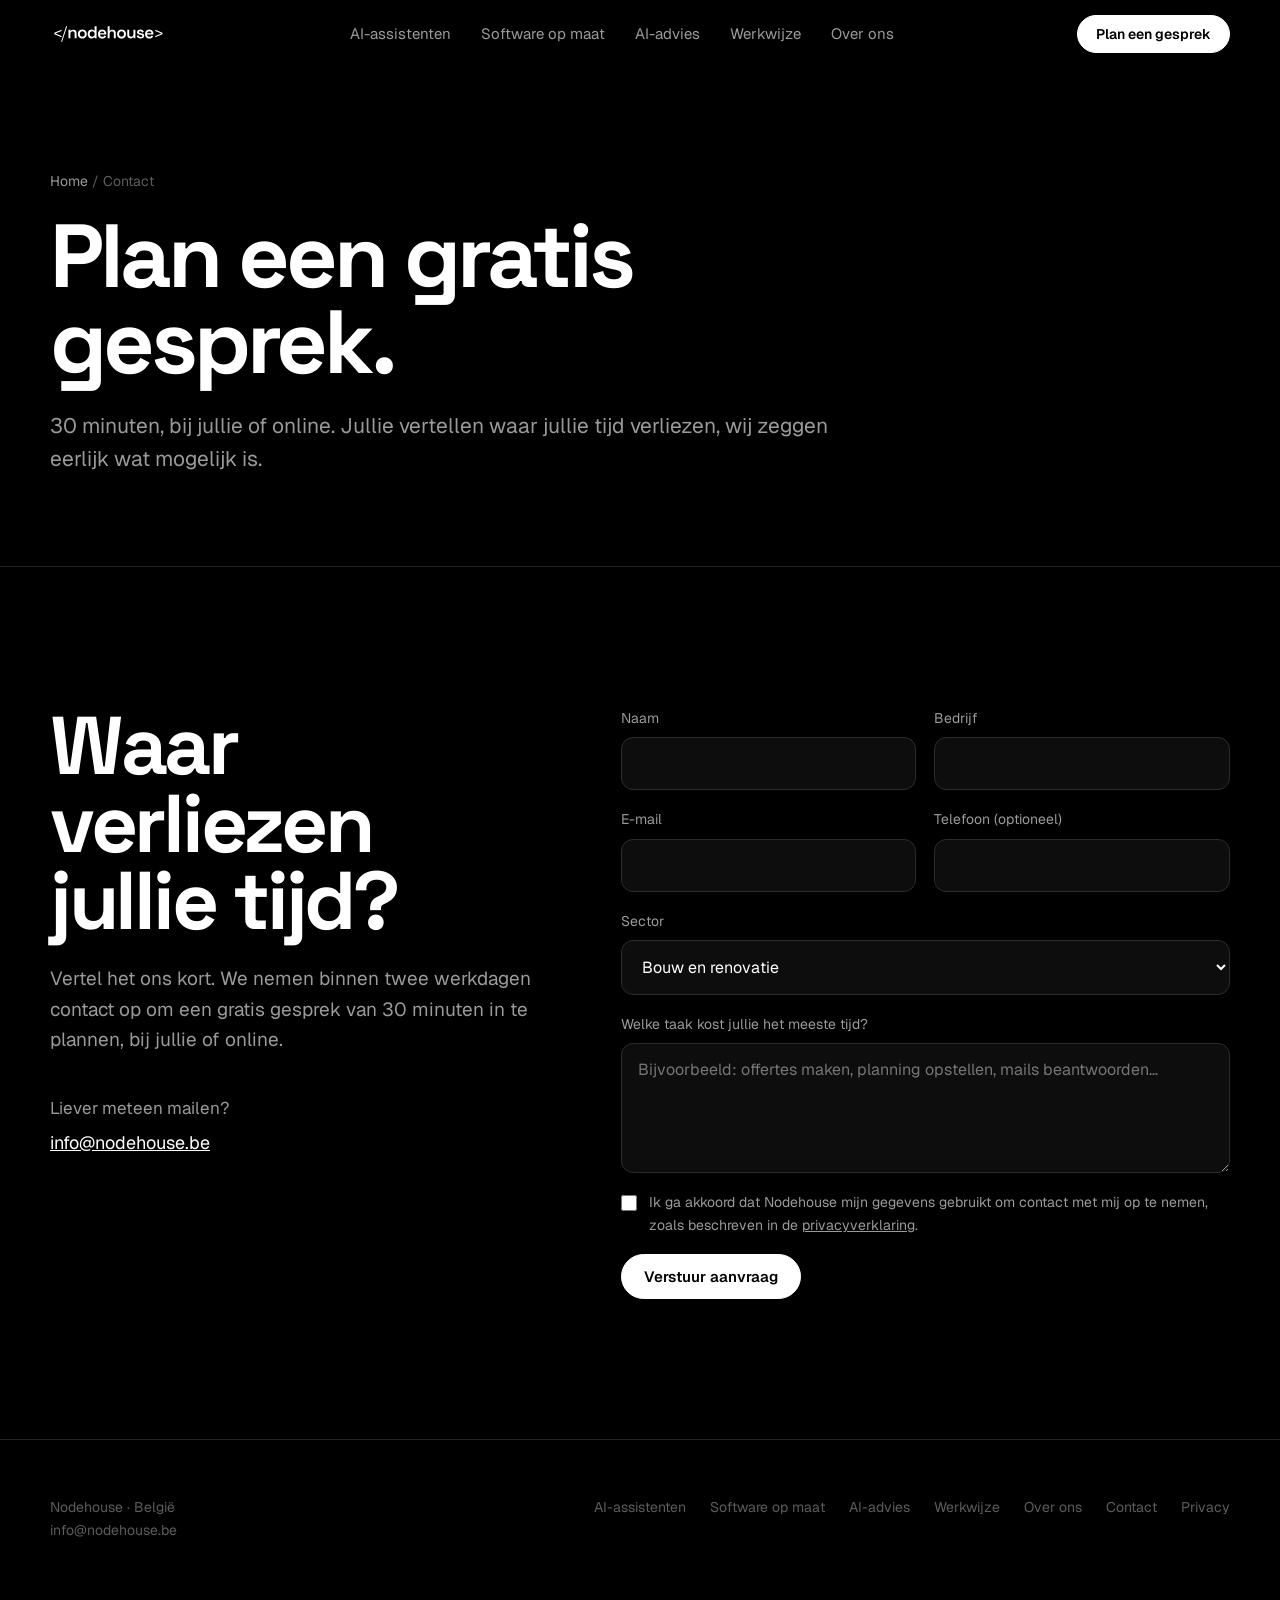
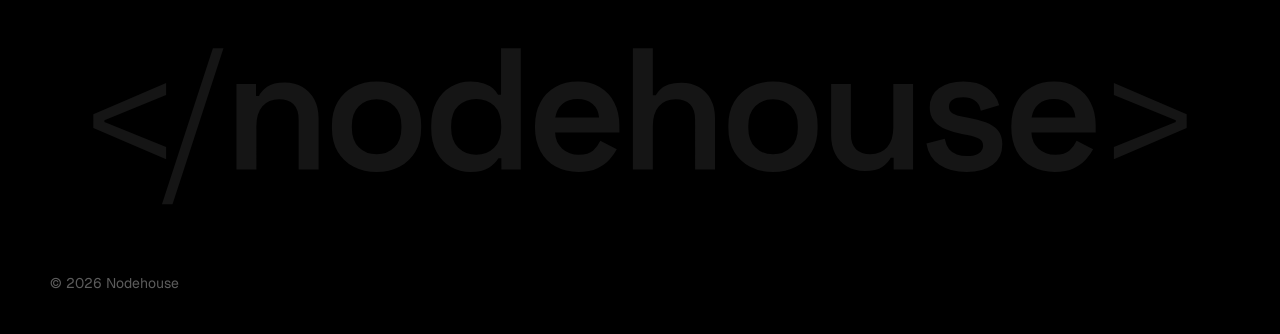
<file: contact.html>
<!DOCTYPE html>
<html lang="nl">
<head>
<meta charset="utf-8">
<meta name="viewport" content="width=device-width, initial-scale=1">
<title>Contact · Nodehouse</title>
<meta name="description" content="Plan een gratis gesprek van 30 minuten met Nodehouse over software en AI op maat voor jullie bedrijf.">
<meta property="og:title" content="Contact · Nodehouse">
<meta property="og:description" content="Plan een gratis gesprek van 30 minuten met Nodehouse over software en AI op maat voor jullie bedrijf.">
<meta property="og:type" content="website">
<meta property="og:locale" content="nl_BE">
<meta name="theme-color" content="#000000">
<link rel="icon" href="data:image/svg+xml,%3Csvg xmlns="http://www.w3.org/2000/svg" viewBox="-0.1317 -1.6982 2.8965 2.8965"%3E%3Crect x="-0.1317" y="-1.6982" width="2.8965" height="2.8965" fill="%23000000"/%3E%3Cpath fill="%23FFFFFF" d="M0.52 -0.06 0.1 -0.24V-0.32L0.52 -0.5V-0.43L0.164 -0.285V-0.275L0.52 -0.13Z M0.5459999999999999 0.2 0.8399999999999999 -0.7000000000000001H0.9009999999999999L0.607 0.2Z M0.956 0.0V-0.494H1.069V-0.425H1.086Q1.099 -0.453 1.133 -0.478Q1.167 -0.503 1.236 -0.503Q1.2930000000000001 -0.503 1.3370000000000002 -0.477Q1.381 -0.451 1.4055 -0.405Q1.4300000000000002 -0.359 1.4300000000000002 -0.296V0.0H1.315V-0.28700000000000003Q1.315 -0.34700000000000003 1.2854999999999999 -0.37650000000000006Q1.256 -0.406 1.202 -0.406Q1.141 -0.406 1.1059999999999999 -0.36550000000000005Q1.071 -0.325 1.071 -0.25V0.0Z M1.521 0.0V-0.7000000000000001H1.636V-0.429H1.653Q1.661 -0.446 1.679 -0.46299999999999997Q1.697 -0.48 1.7265000000000001 -0.491Q1.756 -0.502 1.801 -0.502Q1.858 -0.502 1.9020000000000001 -0.47650000000000003Q1.946 -0.451 1.9705 -0.405Q1.995 -0.359 1.995 -0.296V0.0H1.88V-0.28700000000000003Q1.88 -0.34700000000000003 1.8504999999999998 -0.37650000000000006Q1.821 -0.406 1.767 -0.406Q1.706 -0.406 1.6709999999999998 -0.36550000000000005Q1.636 -0.325 1.636 -0.25V0.0Z M2.113 -0.06V-0.13L2.4699999999999998 -0.275V-0.285L2.113 -0.43V-0.5L2.533 -0.32V-0.24Z"/%3E%3C/svg%3E">
<link rel="preconnect" href="https://fonts.googleapis.com">
<link rel="preconnect" href="https://fonts.gstatic.com" crossorigin>
<link href="https://fonts.googleapis.com/css2?family=Space+Grotesk:wght@400;500;600;700&family=Geist:wght@400;500;600&family=Geist+Mono:wght@400;500&display=swap" rel="stylesheet">
<link rel="stylesheet" href="style.css">
</head>
<body>
<header class="nav" id="nav">
  <div class="wrap">
    <a href="index.html" class="logo" aria-label="Nodehouse, naar de homepagina"><svg class="logo-svg" aria-hidden="true" xmlns="http://www.w3.org/2000/svg" viewBox="-0.1500 -0.9500 6.8100 1.4000"><path fill="#FFFFFF" d="M0.52 -0.06 0.1 -0.24V-0.32L0.52 -0.5V-0.43L0.164 -0.285V-0.275L0.52 -0.13Z M0.496 0.2 0.79 -0.7000000000000001H0.851L0.5569999999999999 0.2Z M0.9259999999999999 0.0V-0.494H1.039V-0.425H1.056Q1.069 -0.453 1.103 -0.478Q1.137 -0.503 1.206 -0.503Q1.263 -0.503 1.307 -0.477Q1.351 -0.451 1.3755 -0.405Q1.4 -0.359 1.4 -0.296V0.0H1.285V-0.28700000000000003Q1.285 -0.34700000000000003 1.2555 -0.37650000000000006Q1.226 -0.406 1.172 -0.406Q1.111 -0.406 1.076 -0.36550000000000005Q1.041 -0.325 1.041 -0.25V0.0Z M1.7349999999999999 0.014Q1.661 0.014 1.6025 -0.0165Q1.544 -0.047 1.5105 -0.10350000000000001Q1.4769999999999999 -0.16 1.4769999999999999 -0.23900000000000002V-0.255Q1.4769999999999999 -0.334 1.5105 -0.391Q1.544 -0.448 1.6025 -0.478Q1.661 -0.508 1.7349999999999999 -0.508Q1.809 -0.508 1.867 -0.478Q1.9249999999999998 -0.448 1.9585 -0.391Q1.992 -0.334 1.992 -0.255V-0.23900000000000002Q1.992 -0.16 1.9585 -0.10350000000000001Q1.9249999999999998 -0.047 1.867 -0.0165Q1.809 0.014 1.7349999999999999 0.014ZM1.7349999999999999 -0.088Q1.798 -0.088 1.838 -0.1285Q1.878 -0.169 1.878 -0.242V-0.252Q1.878 -0.325 1.838 -0.36550000000000005Q1.798 -0.406 1.7349999999999999 -0.406Q1.672 -0.406 1.632 -0.36550000000000005Q1.5919999999999999 -0.325 1.5919999999999999 -0.252V-0.242Q1.5919999999999999 -0.169 1.632 -0.1285Q1.672 -0.088 1.7349999999999999 -0.088Z M2.276 0.014Q2.2159999999999997 0.014 2.1639999999999997 -0.0155Q2.112 -0.045 2.081 -0.10200000000000001Q2.05 -0.159 2.05 -0.23900000000000002V-0.255Q2.05 -0.335 2.081 -0.392Q2.112 -0.449 2.1635 -0.47850000000000004Q2.215 -0.508 2.276 -0.508Q2.322 -0.508 2.354 -0.497Q2.386 -0.486 2.4055 -0.469Q2.425 -0.452 2.436 -0.432H2.453V-0.7000000000000001H2.567V0.0H2.455V-0.065H2.4379999999999997Q2.42 -0.035 2.383 -0.010500000000000002Q2.346 0.014 2.276 0.014ZM2.31 -0.08600000000000001Q2.372 -0.08600000000000001 2.413 -0.1265Q2.4539999999999997 -0.167 2.4539999999999997 -0.242V-0.252Q2.4539999999999997 -0.328 2.4135 -0.368Q2.3729999999999998 -0.40800000000000003 2.31 -0.40800000000000003Q2.2479999999999998 -0.40800000000000003 2.2065 -0.368Q2.165 -0.328 2.165 -0.252V-0.242Q2.165 -0.167 2.2065 -0.1265Q2.2479999999999998 -0.08600000000000001 2.31 -0.08600000000000001Z M2.8989999999999996 0.014Q2.8249999999999997 0.014 2.7684999999999995 -0.0175Q2.7119999999999997 -0.049 2.6804999999999994 -0.10650000000000001Q2.6489999999999996 -0.164 2.6489999999999996 -0.241V-0.253Q2.6489999999999996 -0.331 2.6799999999999997 -0.388Q2.711 -0.445 2.7669999999999995 -0.47650000000000003Q2.8229999999999995 -0.508 2.8959999999999995 -0.508Q2.9679999999999995 -0.508 3.0219999999999994 -0.47650000000000003Q3.0759999999999996 -0.445 3.106 -0.388Q3.1359999999999997 -0.331 3.1359999999999997 -0.255V-0.214H2.7649999999999997Q2.7669999999999995 -0.156 2.8059999999999996 -0.121Q2.8449999999999998 -0.08600000000000001 2.9019999999999997 -0.08600000000000001Q2.9579999999999997 -0.08600000000000001 2.9849999999999994 -0.11050000000000001Q3.0119999999999996 -0.135 3.026 -0.166L3.1209999999999996 -0.117Q3.1069999999999998 -0.09 3.0805 -0.0595Q3.054 -0.029 3.01 -0.007500000000000001Q2.9659999999999997 0.014 2.8989999999999996 0.014ZM2.7659999999999996 -0.301H3.0189999999999997Q3.0149999999999997 -0.35000000000000003 2.9814999999999996 -0.379Q2.9479999999999995 -0.40800000000000003 2.8949999999999996 -0.40800000000000003Q2.84 -0.40800000000000003 2.8069999999999995 -0.379Q2.7739999999999996 -0.35000000000000003 2.7659999999999996 -0.301Z M3.2139999999999995 0.0V-0.7000000000000001H3.3289999999999997V-0.429H3.3459999999999996Q3.3539999999999996 -0.446 3.372 -0.46299999999999997Q3.3899999999999997 -0.48 3.4194999999999993 -0.491Q3.4489999999999994 -0.502 3.4939999999999998 -0.502Q3.5509999999999997 -0.502 3.5949999999999998 -0.47650000000000003Q3.6389999999999993 -0.451 3.6634999999999995 -0.405Q3.6879999999999997 -0.359 3.6879999999999997 -0.296V0.0H3.5729999999999995V-0.28700000000000003Q3.5729999999999995 -0.34700000000000003 3.5434999999999994 -0.37650000000000006Q3.5139999999999993 -0.406 3.4599999999999995 -0.406Q3.3989999999999996 -0.406 3.364 -0.36550000000000005Q3.3289999999999997 -0.325 3.3289999999999997 -0.25V0.0Z M4.023 0.014Q3.9489999999999994 0.014 3.8904999999999994 -0.0165Q3.8319999999999994 -0.047 3.7984999999999993 -0.10350000000000001Q3.7649999999999992 -0.16 3.7649999999999992 -0.23900000000000002V-0.255Q3.7649999999999992 -0.334 3.7984999999999993 -0.391Q3.8319999999999994 -0.448 3.8904999999999994 -0.478Q3.9489999999999994 -0.508 4.023 -0.508Q4.0969999999999995 -0.508 4.154999999999999 -0.478Q4.212999999999999 -0.448 4.246499999999999 -0.391Q4.279999999999999 -0.334 4.279999999999999 -0.255V-0.23900000000000002Q4.279999999999999 -0.16 4.246499999999999 -0.10350000000000001Q4.212999999999999 -0.047 4.154999999999999 -0.0165Q4.0969999999999995 0.014 4.023 0.014ZM4.023 -0.088Q4.085999999999999 -0.088 4.1259999999999994 -0.1285Q4.1659999999999995 -0.169 4.1659999999999995 -0.242V-0.252Q4.1659999999999995 -0.325 4.1259999999999994 -0.36550000000000005Q4.085999999999999 -0.406 4.023 -0.406Q3.959999999999999 -0.406 3.919999999999999 -0.36550000000000005Q3.8799999999999994 -0.325 3.8799999999999994 -0.252V-0.242Q3.8799999999999994 -0.169 3.919999999999999 -0.1285Q3.959999999999999 -0.088 4.023 -0.088Z M4.551 0.008Q4.494 0.008 4.449999999999999 -0.0175Q4.406 -0.043000000000000003 4.382 -0.08950000000000001Q4.358 -0.136 4.358 -0.198V-0.494H4.4719999999999995V-0.20700000000000002Q4.4719999999999995 -0.147 4.5015 -0.118Q4.531 -0.089 4.585 -0.089Q4.646 -0.089 4.6815 -0.129Q4.717 -0.169 4.717 -0.244V-0.494H4.8309999999999995V0.0H4.718999999999999V-0.069H4.702Q4.689 -0.042 4.6545000000000005 -0.017Q4.62 0.008 4.551 0.008Z M5.141 0.014Q5.045 0.014 4.9830000000000005 -0.028000000000000004Q4.921 -0.07 4.9079999999999995 -0.151L5.014 -0.178Q5.021 -0.14 5.039 -0.11800000000000001Q5.0569999999999995 -0.096 5.083499999999999 -0.087Q5.109999999999999 -0.078 5.141 -0.078Q5.188 -0.078 5.211499999999999 -0.095Q5.234999999999999 -0.112 5.234999999999999 -0.138Q5.234999999999999 -0.165 5.2124999999999995 -0.178Q5.1899999999999995 -0.191 5.144 -0.2L5.1129999999999995 -0.20500000000000002Q5.062 -0.215 5.02 -0.23249999999999998Q4.978 -0.25 4.9525 -0.28049999999999997Q4.927 -0.311 4.927 -0.358Q4.927 -0.43 4.980499999999999 -0.469Q5.034 -0.508 5.1209999999999996 -0.508Q5.204 -0.508 5.258 -0.471Q5.312 -0.434 5.328 -0.372L5.2219999999999995 -0.34Q5.2139999999999995 -0.382 5.186999999999999 -0.39949999999999997Q5.16 -0.417 5.1209999999999996 -0.417Q5.0809999999999995 -0.417 5.0595 -0.403Q5.038 -0.389 5.038 -0.363Q5.038 -0.337 5.0600000000000005 -0.324Q5.082 -0.311 5.119 -0.305L5.15 -0.299Q5.205 -0.289 5.249499999999999 -0.273Q5.294 -0.257 5.32 -0.227Q5.346 -0.197 5.346 -0.146Q5.346 -0.069 5.2905 -0.027500000000000004Q5.234999999999999 0.014 5.141 0.014Z M5.648000000000001 0.014Q5.574 0.014 5.5175 -0.0175Q5.461 -0.049 5.429500000000001 -0.10650000000000001Q5.398000000000001 -0.164 5.398000000000001 -0.241V-0.253Q5.398000000000001 -0.331 5.429 -0.388Q5.46 -0.445 5.516 -0.47650000000000003Q5.572 -0.508 5.6450000000000005 -0.508Q5.7170000000000005 -0.508 5.771000000000001 -0.47650000000000003Q5.825 -0.445 5.855 -0.388Q5.885 -0.331 5.885 -0.255V-0.214H5.514Q5.516 -0.156 5.555 -0.121Q5.594 -0.08600000000000001 5.651 -0.08600000000000001Q5.707 -0.08600000000000001 5.734 -0.11050000000000001Q5.761 -0.135 5.775 -0.166L5.87 -0.117Q5.856 -0.09 5.8294999999999995 -0.0595Q5.803 -0.029 5.759 -0.007500000000000001Q5.715 0.014 5.648000000000001 0.014ZM5.515000000000001 -0.301H5.768Q5.764 -0.35000000000000003 5.7305 -0.379Q5.697 -0.40800000000000003 5.644 -0.40800000000000003Q5.589 -0.40800000000000003 5.556000000000001 -0.379Q5.523000000000001 -0.35000000000000003 5.515000000000001 -0.301Z M5.99 -0.06V-0.13L6.347 -0.275V-0.285L5.99 -0.43V-0.5L6.41 -0.32V-0.24Z"/></svg></a>
    <ul><li><a href="ai-assistenten.html">AI-assistenten</a></li><li><a href="software-op-maat.html">Software op maat</a></li><li><a href="ai-advies.html">AI-advies</a></li><li><a href="werkwijze.html">Werkwijze</a></li><li><a href="over-ons.html">Over ons</a></li><li class="m-only"><a href="contact.html" aria-current="page">Contact</a></li></ul>
    <div class="nav-right"><a href="contact.html" class="btn">Plan een gesprek</a><button class="menu-btn" id="menu-btn" type="button" aria-expanded="false" aria-controls="nav">Menu</button></div>
  </div>
</header>
<main id="top">
  <section class="page-hero wrap">
    <p class="crumb"><a href="index.html">Home</a> / Contact</p>
    <h1>Plan een gratis gesprek.</h1>
    <p class="lede">30 minuten, bij jullie of online. Jullie vertellen waar jullie tijd verliezen, wij zeggen eerlijk wat mogelijk is.</p>
    
  </section>
  <section class="block" id="contact">
    <div class="wrap contact">
      <div>
        <h2 class="h2 reveal">Waar verliezen jullie tijd?</h2>
        <p class="lede reveal">Vertel het ons kort. We nemen binnen twee werkdagen contact op om een gratis gesprek van 30 minuten in te plannen, bij jullie of online.</p>
        <div class="direct reveal">
          Liever meteen mailen?
          <a href="mailto:info@nodehouse.be">info@nodehouse.be</a>
        </div>
      </div>
      <form name="contact" method="POST" data-netlify="true" netlify-honeypot="website" id="form" novalidate>
        <input type="hidden" name="form-name" value="contact">
        <p class="hp"><label>Laat dit leeg <input name="website" tabindex="-1" autocomplete="off"></label></p>
        <div class="f"><label for="naam">Naam</label><input id="naam" name="naam" autocomplete="name" required></div>
        <div class="f"><label for="bedrijf">Bedrijf</label><input id="bedrijf" name="bedrijf" autocomplete="organization" required></div>
        <div class="f"><label for="email">E-mail</label><input id="email" name="email" type="email" autocomplete="email" required></div>
        <div class="f"><label for="tel">Telefoon (optioneel)</label><input id="tel" name="telefoon" type="tel" autocomplete="tel"></div>
        <div class="f full"><label for="sector">Sector</label>
          <select id="sector" name="sector"><option>Bouw en renovatie</option><option>Installatie en techniek</option><option>Transport en logistiek</option><option>Groothandel en retail</option><option>Dienstverlening en kantoor</option><option>Iets anders</option></select></div>
        <div class="f full"><label for="bericht">Welke taak kost jullie het meeste tijd?</label><textarea id="bericht" name="bericht" placeholder="Bijvoorbeeld: offertes maken, planning opstellen, mails beantwoorden…" required></textarea></div>
        <label class="consent"><input type="checkbox" name="toestemming" required> <span>Ik ga akkoord dat Nodehouse mijn gegevens gebruikt om contact met mij op te nemen, zoals beschreven in de <a href="privacy.html">privacyverklaring</a>.</span></label>
        <div class="form-end"><button class="btn" type="submit">Verstuur aanvraag</button><p class="form-msg" id="msg" role="status" aria-live="polite"></p></div>
      </form>
    </div>
  </section>
</main>
<footer>
  <div class="wrap">
    <div class="foot">
      <div>Nodehouse · België<br><a href="mailto:info@nodehouse.be">info@nodehouse.be</a></div>
      <nav><a href="ai-assistenten.html">AI-assistenten</a><a href="software-op-maat.html">Software op maat</a><a href="ai-advies.html">AI-advies</a><a href="werkwijze.html">Werkwijze</a><a href="over-ons.html">Over ons</a><a href="contact.html">Contact</a><a href="privacy.html">Privacy</a></nav>
    </div>
    <div class="giant" aria-hidden="true"><svg class="giant-svg" xmlns="http://www.w3.org/2000/svg" viewBox="-0.1500 -0.9500 6.8100 1.4000"><path fill="#151515" d="M0.52 -0.06 0.1 -0.24V-0.32L0.52 -0.5V-0.43L0.164 -0.285V-0.275L0.52 -0.13Z M0.496 0.2 0.79 -0.7000000000000001H0.851L0.5569999999999999 0.2Z M0.9259999999999999 0.0V-0.494H1.039V-0.425H1.056Q1.069 -0.453 1.103 -0.478Q1.137 -0.503 1.206 -0.503Q1.263 -0.503 1.307 -0.477Q1.351 -0.451 1.3755 -0.405Q1.4 -0.359 1.4 -0.296V0.0H1.285V-0.28700000000000003Q1.285 -0.34700000000000003 1.2555 -0.37650000000000006Q1.226 -0.406 1.172 -0.406Q1.111 -0.406 1.076 -0.36550000000000005Q1.041 -0.325 1.041 -0.25V0.0Z M1.7349999999999999 0.014Q1.661 0.014 1.6025 -0.0165Q1.544 -0.047 1.5105 -0.10350000000000001Q1.4769999999999999 -0.16 1.4769999999999999 -0.23900000000000002V-0.255Q1.4769999999999999 -0.334 1.5105 -0.391Q1.544 -0.448 1.6025 -0.478Q1.661 -0.508 1.7349999999999999 -0.508Q1.809 -0.508 1.867 -0.478Q1.9249999999999998 -0.448 1.9585 -0.391Q1.992 -0.334 1.992 -0.255V-0.23900000000000002Q1.992 -0.16 1.9585 -0.10350000000000001Q1.9249999999999998 -0.047 1.867 -0.0165Q1.809 0.014 1.7349999999999999 0.014ZM1.7349999999999999 -0.088Q1.798 -0.088 1.838 -0.1285Q1.878 -0.169 1.878 -0.242V-0.252Q1.878 -0.325 1.838 -0.36550000000000005Q1.798 -0.406 1.7349999999999999 -0.406Q1.672 -0.406 1.632 -0.36550000000000005Q1.5919999999999999 -0.325 1.5919999999999999 -0.252V-0.242Q1.5919999999999999 -0.169 1.632 -0.1285Q1.672 -0.088 1.7349999999999999 -0.088Z M2.276 0.014Q2.2159999999999997 0.014 2.1639999999999997 -0.0155Q2.112 -0.045 2.081 -0.10200000000000001Q2.05 -0.159 2.05 -0.23900000000000002V-0.255Q2.05 -0.335 2.081 -0.392Q2.112 -0.449 2.1635 -0.47850000000000004Q2.215 -0.508 2.276 -0.508Q2.322 -0.508 2.354 -0.497Q2.386 -0.486 2.4055 -0.469Q2.425 -0.452 2.436 -0.432H2.453V-0.7000000000000001H2.567V0.0H2.455V-0.065H2.4379999999999997Q2.42 -0.035 2.383 -0.010500000000000002Q2.346 0.014 2.276 0.014ZM2.31 -0.08600000000000001Q2.372 -0.08600000000000001 2.413 -0.1265Q2.4539999999999997 -0.167 2.4539999999999997 -0.242V-0.252Q2.4539999999999997 -0.328 2.4135 -0.368Q2.3729999999999998 -0.40800000000000003 2.31 -0.40800000000000003Q2.2479999999999998 -0.40800000000000003 2.2065 -0.368Q2.165 -0.328 2.165 -0.252V-0.242Q2.165 -0.167 2.2065 -0.1265Q2.2479999999999998 -0.08600000000000001 2.31 -0.08600000000000001Z M2.8989999999999996 0.014Q2.8249999999999997 0.014 2.7684999999999995 -0.0175Q2.7119999999999997 -0.049 2.6804999999999994 -0.10650000000000001Q2.6489999999999996 -0.164 2.6489999999999996 -0.241V-0.253Q2.6489999999999996 -0.331 2.6799999999999997 -0.388Q2.711 -0.445 2.7669999999999995 -0.47650000000000003Q2.8229999999999995 -0.508 2.8959999999999995 -0.508Q2.9679999999999995 -0.508 3.0219999999999994 -0.47650000000000003Q3.0759999999999996 -0.445 3.106 -0.388Q3.1359999999999997 -0.331 3.1359999999999997 -0.255V-0.214H2.7649999999999997Q2.7669999999999995 -0.156 2.8059999999999996 -0.121Q2.8449999999999998 -0.08600000000000001 2.9019999999999997 -0.08600000000000001Q2.9579999999999997 -0.08600000000000001 2.9849999999999994 -0.11050000000000001Q3.0119999999999996 -0.135 3.026 -0.166L3.1209999999999996 -0.117Q3.1069999999999998 -0.09 3.0805 -0.0595Q3.054 -0.029 3.01 -0.007500000000000001Q2.9659999999999997 0.014 2.8989999999999996 0.014ZM2.7659999999999996 -0.301H3.0189999999999997Q3.0149999999999997 -0.35000000000000003 2.9814999999999996 -0.379Q2.9479999999999995 -0.40800000000000003 2.8949999999999996 -0.40800000000000003Q2.84 -0.40800000000000003 2.8069999999999995 -0.379Q2.7739999999999996 -0.35000000000000003 2.7659999999999996 -0.301Z M3.2139999999999995 0.0V-0.7000000000000001H3.3289999999999997V-0.429H3.3459999999999996Q3.3539999999999996 -0.446 3.372 -0.46299999999999997Q3.3899999999999997 -0.48 3.4194999999999993 -0.491Q3.4489999999999994 -0.502 3.4939999999999998 -0.502Q3.5509999999999997 -0.502 3.5949999999999998 -0.47650000000000003Q3.6389999999999993 -0.451 3.6634999999999995 -0.405Q3.6879999999999997 -0.359 3.6879999999999997 -0.296V0.0H3.5729999999999995V-0.28700000000000003Q3.5729999999999995 -0.34700000000000003 3.5434999999999994 -0.37650000000000006Q3.5139999999999993 -0.406 3.4599999999999995 -0.406Q3.3989999999999996 -0.406 3.364 -0.36550000000000005Q3.3289999999999997 -0.325 3.3289999999999997 -0.25V0.0Z M4.023 0.014Q3.9489999999999994 0.014 3.8904999999999994 -0.0165Q3.8319999999999994 -0.047 3.7984999999999993 -0.10350000000000001Q3.7649999999999992 -0.16 3.7649999999999992 -0.23900000000000002V-0.255Q3.7649999999999992 -0.334 3.7984999999999993 -0.391Q3.8319999999999994 -0.448 3.8904999999999994 -0.478Q3.9489999999999994 -0.508 4.023 -0.508Q4.0969999999999995 -0.508 4.154999999999999 -0.478Q4.212999999999999 -0.448 4.246499999999999 -0.391Q4.279999999999999 -0.334 4.279999999999999 -0.255V-0.23900000000000002Q4.279999999999999 -0.16 4.246499999999999 -0.10350000000000001Q4.212999999999999 -0.047 4.154999999999999 -0.0165Q4.0969999999999995 0.014 4.023 0.014ZM4.023 -0.088Q4.085999999999999 -0.088 4.1259999999999994 -0.1285Q4.1659999999999995 -0.169 4.1659999999999995 -0.242V-0.252Q4.1659999999999995 -0.325 4.1259999999999994 -0.36550000000000005Q4.085999999999999 -0.406 4.023 -0.406Q3.959999999999999 -0.406 3.919999999999999 -0.36550000000000005Q3.8799999999999994 -0.325 3.8799999999999994 -0.252V-0.242Q3.8799999999999994 -0.169 3.919999999999999 -0.1285Q3.959999999999999 -0.088 4.023 -0.088Z M4.551 0.008Q4.494 0.008 4.449999999999999 -0.0175Q4.406 -0.043000000000000003 4.382 -0.08950000000000001Q4.358 -0.136 4.358 -0.198V-0.494H4.4719999999999995V-0.20700000000000002Q4.4719999999999995 -0.147 4.5015 -0.118Q4.531 -0.089 4.585 -0.089Q4.646 -0.089 4.6815 -0.129Q4.717 -0.169 4.717 -0.244V-0.494H4.8309999999999995V0.0H4.718999999999999V-0.069H4.702Q4.689 -0.042 4.6545000000000005 -0.017Q4.62 0.008 4.551 0.008Z M5.141 0.014Q5.045 0.014 4.9830000000000005 -0.028000000000000004Q4.921 -0.07 4.9079999999999995 -0.151L5.014 -0.178Q5.021 -0.14 5.039 -0.11800000000000001Q5.0569999999999995 -0.096 5.083499999999999 -0.087Q5.109999999999999 -0.078 5.141 -0.078Q5.188 -0.078 5.211499999999999 -0.095Q5.234999999999999 -0.112 5.234999999999999 -0.138Q5.234999999999999 -0.165 5.2124999999999995 -0.178Q5.1899999999999995 -0.191 5.144 -0.2L5.1129999999999995 -0.20500000000000002Q5.062 -0.215 5.02 -0.23249999999999998Q4.978 -0.25 4.9525 -0.28049999999999997Q4.927 -0.311 4.927 -0.358Q4.927 -0.43 4.980499999999999 -0.469Q5.034 -0.508 5.1209999999999996 -0.508Q5.204 -0.508 5.258 -0.471Q5.312 -0.434 5.328 -0.372L5.2219999999999995 -0.34Q5.2139999999999995 -0.382 5.186999999999999 -0.39949999999999997Q5.16 -0.417 5.1209999999999996 -0.417Q5.0809999999999995 -0.417 5.0595 -0.403Q5.038 -0.389 5.038 -0.363Q5.038 -0.337 5.0600000000000005 -0.324Q5.082 -0.311 5.119 -0.305L5.15 -0.299Q5.205 -0.289 5.249499999999999 -0.273Q5.294 -0.257 5.32 -0.227Q5.346 -0.197 5.346 -0.146Q5.346 -0.069 5.2905 -0.027500000000000004Q5.234999999999999 0.014 5.141 0.014Z M5.648000000000001 0.014Q5.574 0.014 5.5175 -0.0175Q5.461 -0.049 5.429500000000001 -0.10650000000000001Q5.398000000000001 -0.164 5.398000000000001 -0.241V-0.253Q5.398000000000001 -0.331 5.429 -0.388Q5.46 -0.445 5.516 -0.47650000000000003Q5.572 -0.508 5.6450000000000005 -0.508Q5.7170000000000005 -0.508 5.771000000000001 -0.47650000000000003Q5.825 -0.445 5.855 -0.388Q5.885 -0.331 5.885 -0.255V-0.214H5.514Q5.516 -0.156 5.555 -0.121Q5.594 -0.08600000000000001 5.651 -0.08600000000000001Q5.707 -0.08600000000000001 5.734 -0.11050000000000001Q5.761 -0.135 5.775 -0.166L5.87 -0.117Q5.856 -0.09 5.8294999999999995 -0.0595Q5.803 -0.029 5.759 -0.007500000000000001Q5.715 0.014 5.648000000000001 0.014ZM5.515000000000001 -0.301H5.768Q5.764 -0.35000000000000003 5.7305 -0.379Q5.697 -0.40800000000000003 5.644 -0.40800000000000003Q5.589 -0.40800000000000003 5.556000000000001 -0.379Q5.523000000000001 -0.35000000000000003 5.515000000000001 -0.301Z M5.99 -0.06V-0.13L6.347 -0.275V-0.285L5.99 -0.43V-0.5L6.41 -0.32V-0.24Z"/></svg></div>
    <p style="margin-top:24px">© <span id="yr">2026</span> Nodehouse</p>
  </div>
</footer>
<script src="site.js"></script>

</body>
</html>
</file>
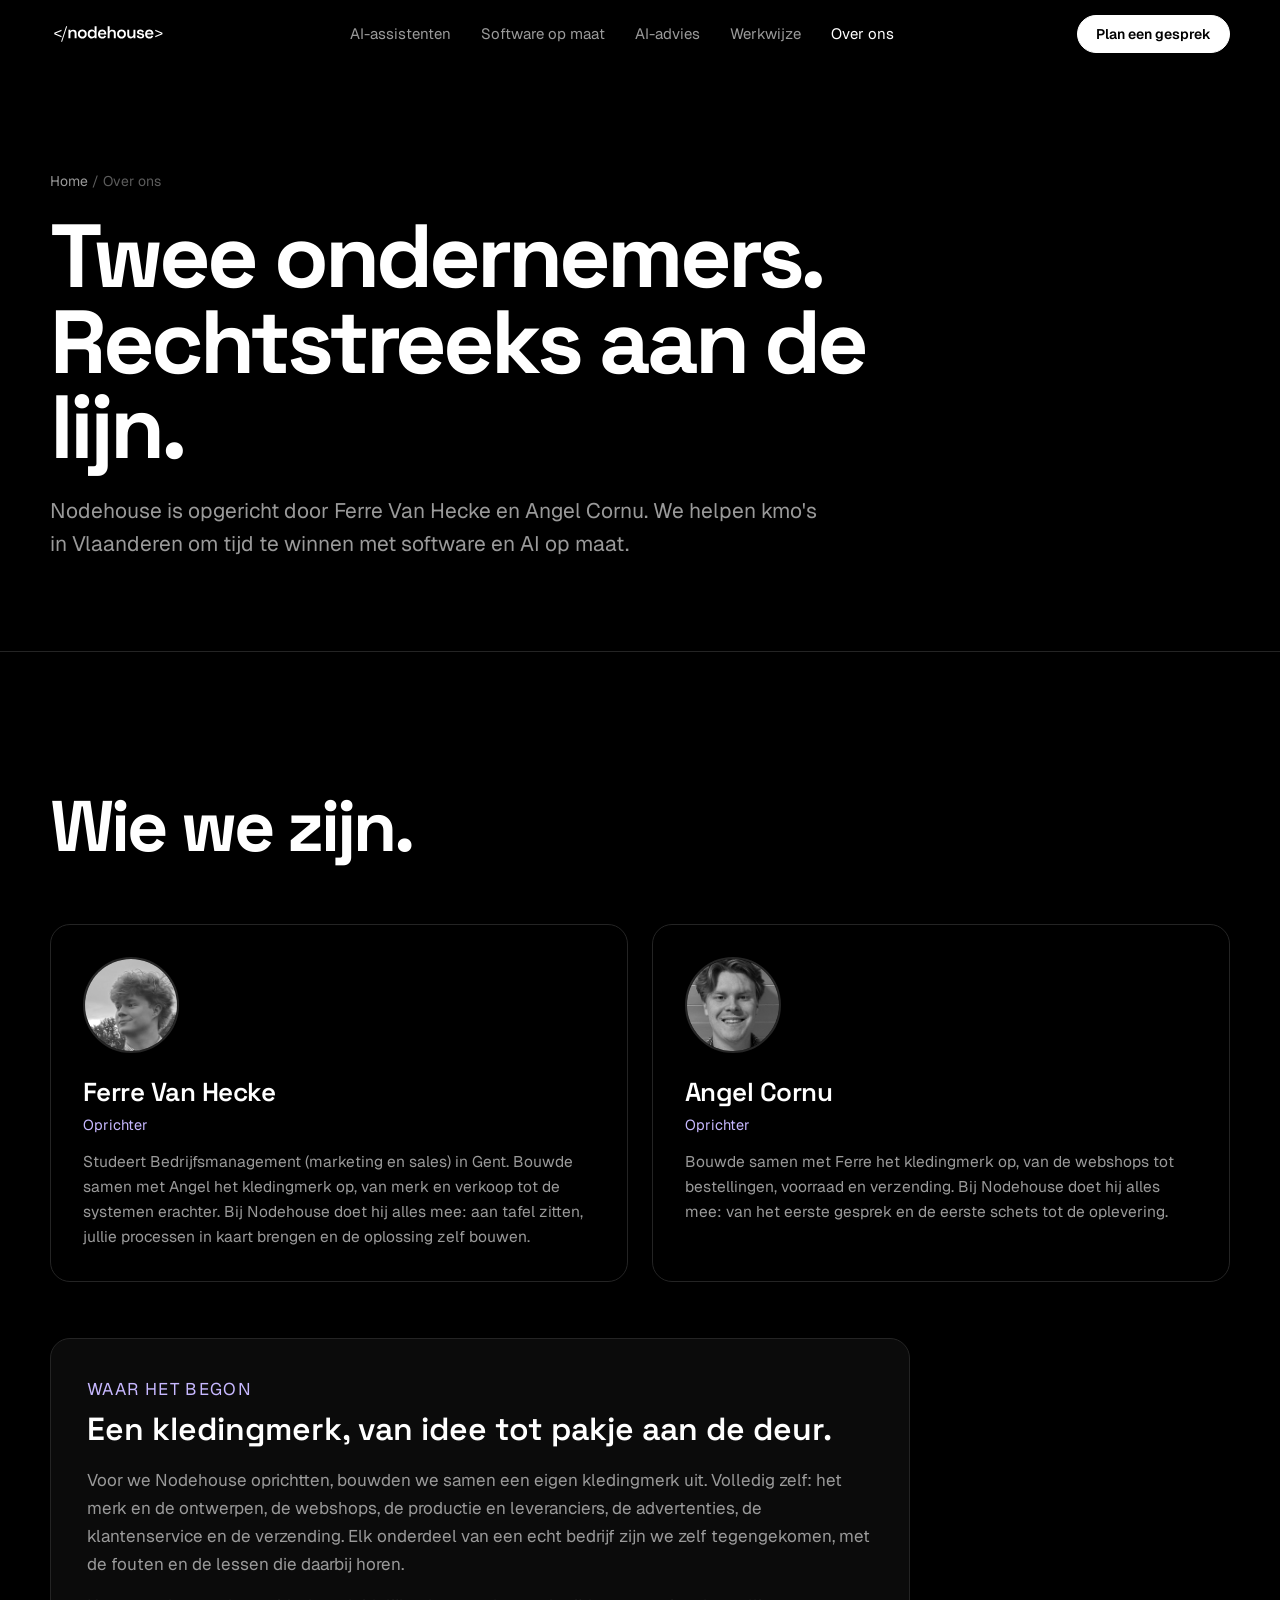
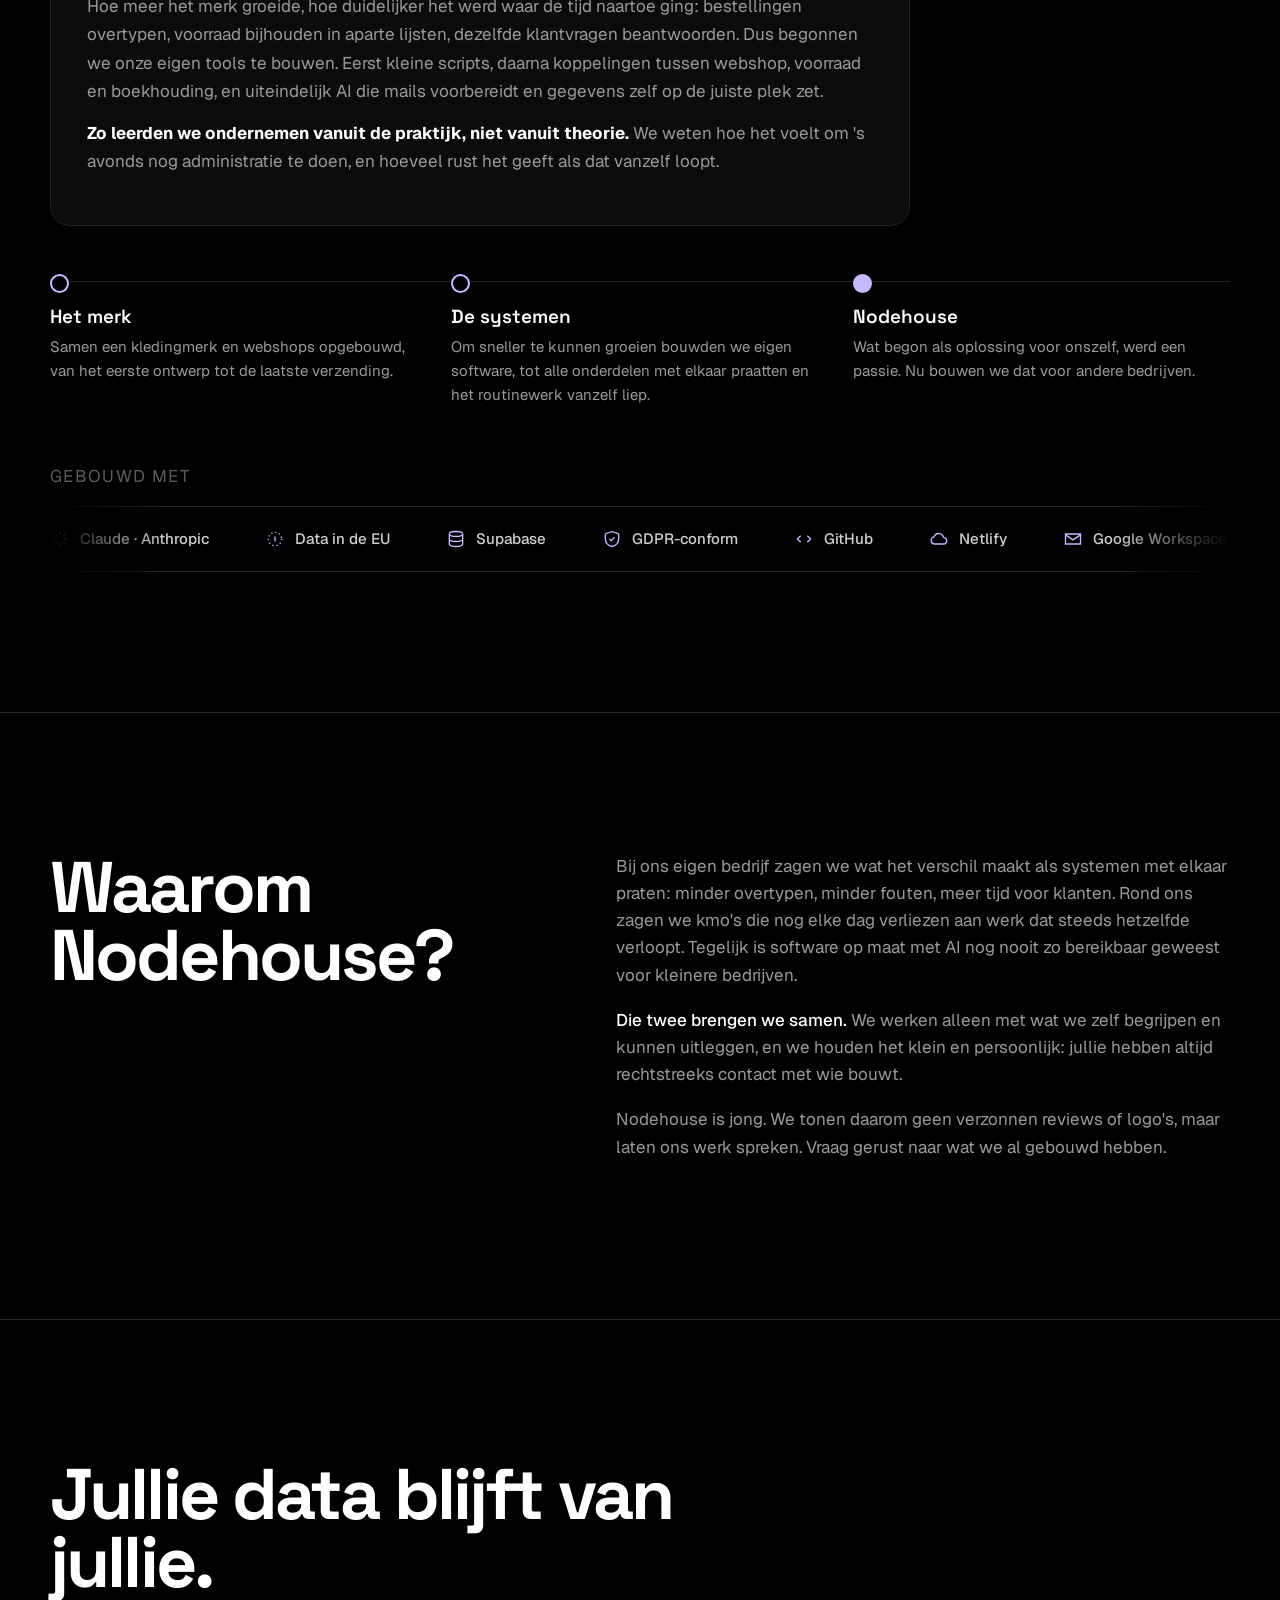
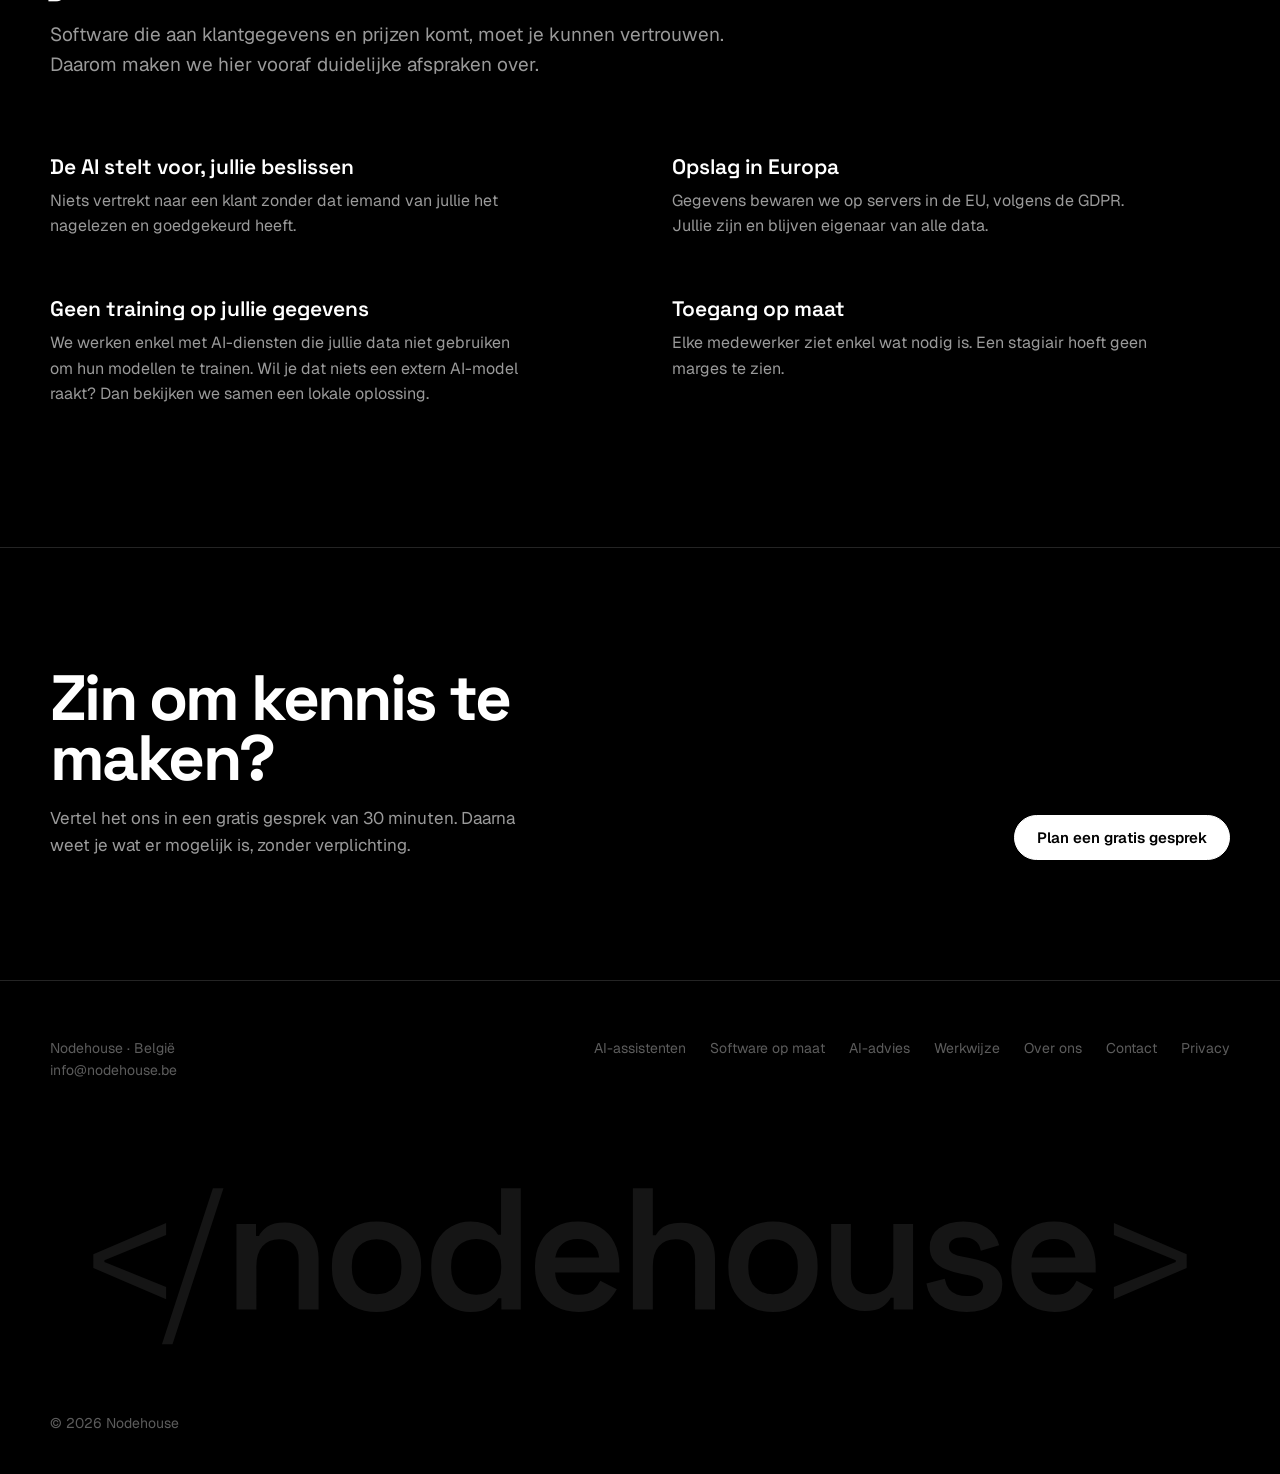
<file: over-ons.html>
<!DOCTYPE html>
<html lang="nl">
<head>
<meta charset="utf-8">
<meta name="viewport" content="width=device-width, initial-scale=1">
<title>Over ons · Nodehouse</title>
<meta name="description" content="Nodehouse is opgericht door Ferre Van Hecke en Angel Cornu en bouwt software en AI-assistenten op maat voor Vlaamse kmo's.">
<meta property="og:title" content="Over ons · Nodehouse">
<meta property="og:description" content="Nodehouse is opgericht door Ferre Van Hecke en Angel Cornu en bouwt software en AI-assistenten op maat voor Vlaamse kmo's.">
<meta property="og:type" content="website">
<meta property="og:locale" content="nl_BE">
<meta name="theme-color" content="#000000">
<link rel="icon" href="data:image/svg+xml,%3Csvg xmlns="http://www.w3.org/2000/svg" viewBox="-0.1317 -1.6982 2.8965 2.8965"%3E%3Crect x="-0.1317" y="-1.6982" width="2.8965" height="2.8965" fill="%23000000"/%3E%3Cpath fill="%23FFFFFF" d="M0.52 -0.06 0.1 -0.24V-0.32L0.52 -0.5V-0.43L0.164 -0.285V-0.275L0.52 -0.13Z M0.5459999999999999 0.2 0.8399999999999999 -0.7000000000000001H0.9009999999999999L0.607 0.2Z M0.956 0.0V-0.494H1.069V-0.425H1.086Q1.099 -0.453 1.133 -0.478Q1.167 -0.503 1.236 -0.503Q1.2930000000000001 -0.503 1.3370000000000002 -0.477Q1.381 -0.451 1.4055 -0.405Q1.4300000000000002 -0.359 1.4300000000000002 -0.296V0.0H1.315V-0.28700000000000003Q1.315 -0.34700000000000003 1.2854999999999999 -0.37650000000000006Q1.256 -0.406 1.202 -0.406Q1.141 -0.406 1.1059999999999999 -0.36550000000000005Q1.071 -0.325 1.071 -0.25V0.0Z M1.521 0.0V-0.7000000000000001H1.636V-0.429H1.653Q1.661 -0.446 1.679 -0.46299999999999997Q1.697 -0.48 1.7265000000000001 -0.491Q1.756 -0.502 1.801 -0.502Q1.858 -0.502 1.9020000000000001 -0.47650000000000003Q1.946 -0.451 1.9705 -0.405Q1.995 -0.359 1.995 -0.296V0.0H1.88V-0.28700000000000003Q1.88 -0.34700000000000003 1.8504999999999998 -0.37650000000000006Q1.821 -0.406 1.767 -0.406Q1.706 -0.406 1.6709999999999998 -0.36550000000000005Q1.636 -0.325 1.636 -0.25V0.0Z M2.113 -0.06V-0.13L2.4699999999999998 -0.275V-0.285L2.113 -0.43V-0.5L2.533 -0.32V-0.24Z"/%3E%3C/svg%3E">
<link rel="preconnect" href="https://fonts.googleapis.com">
<link rel="preconnect" href="https://fonts.gstatic.com" crossorigin>
<link href="https://fonts.googleapis.com/css2?family=Space+Grotesk:wght@400;500;600;700&family=Geist:wght@400;500;600&family=Geist+Mono:wght@400;500&display=swap" rel="stylesheet">
<link rel="stylesheet" href="style.css">
</head>
<body>
<header class="nav" id="nav">
  <div class="wrap">
    <a href="index.html" class="logo" aria-label="Nodehouse, naar de homepagina"><svg class="logo-svg" aria-hidden="true" xmlns="http://www.w3.org/2000/svg" viewBox="-0.1500 -0.9500 6.8100 1.4000"><path fill="#FFFFFF" d="M0.52 -0.06 0.1 -0.24V-0.32L0.52 -0.5V-0.43L0.164 -0.285V-0.275L0.52 -0.13Z M0.496 0.2 0.79 -0.7000000000000001H0.851L0.5569999999999999 0.2Z M0.9259999999999999 0.0V-0.494H1.039V-0.425H1.056Q1.069 -0.453 1.103 -0.478Q1.137 -0.503 1.206 -0.503Q1.263 -0.503 1.307 -0.477Q1.351 -0.451 1.3755 -0.405Q1.4 -0.359 1.4 -0.296V0.0H1.285V-0.28700000000000003Q1.285 -0.34700000000000003 1.2555 -0.37650000000000006Q1.226 -0.406 1.172 -0.406Q1.111 -0.406 1.076 -0.36550000000000005Q1.041 -0.325 1.041 -0.25V0.0Z M1.7349999999999999 0.014Q1.661 0.014 1.6025 -0.0165Q1.544 -0.047 1.5105 -0.10350000000000001Q1.4769999999999999 -0.16 1.4769999999999999 -0.23900000000000002V-0.255Q1.4769999999999999 -0.334 1.5105 -0.391Q1.544 -0.448 1.6025 -0.478Q1.661 -0.508 1.7349999999999999 -0.508Q1.809 -0.508 1.867 -0.478Q1.9249999999999998 -0.448 1.9585 -0.391Q1.992 -0.334 1.992 -0.255V-0.23900000000000002Q1.992 -0.16 1.9585 -0.10350000000000001Q1.9249999999999998 -0.047 1.867 -0.0165Q1.809 0.014 1.7349999999999999 0.014ZM1.7349999999999999 -0.088Q1.798 -0.088 1.838 -0.1285Q1.878 -0.169 1.878 -0.242V-0.252Q1.878 -0.325 1.838 -0.36550000000000005Q1.798 -0.406 1.7349999999999999 -0.406Q1.672 -0.406 1.632 -0.36550000000000005Q1.5919999999999999 -0.325 1.5919999999999999 -0.252V-0.242Q1.5919999999999999 -0.169 1.632 -0.1285Q1.672 -0.088 1.7349999999999999 -0.088Z M2.276 0.014Q2.2159999999999997 0.014 2.1639999999999997 -0.0155Q2.112 -0.045 2.081 -0.10200000000000001Q2.05 -0.159 2.05 -0.23900000000000002V-0.255Q2.05 -0.335 2.081 -0.392Q2.112 -0.449 2.1635 -0.47850000000000004Q2.215 -0.508 2.276 -0.508Q2.322 -0.508 2.354 -0.497Q2.386 -0.486 2.4055 -0.469Q2.425 -0.452 2.436 -0.432H2.453V-0.7000000000000001H2.567V0.0H2.455V-0.065H2.4379999999999997Q2.42 -0.035 2.383 -0.010500000000000002Q2.346 0.014 2.276 0.014ZM2.31 -0.08600000000000001Q2.372 -0.08600000000000001 2.413 -0.1265Q2.4539999999999997 -0.167 2.4539999999999997 -0.242V-0.252Q2.4539999999999997 -0.328 2.4135 -0.368Q2.3729999999999998 -0.40800000000000003 2.31 -0.40800000000000003Q2.2479999999999998 -0.40800000000000003 2.2065 -0.368Q2.165 -0.328 2.165 -0.252V-0.242Q2.165 -0.167 2.2065 -0.1265Q2.2479999999999998 -0.08600000000000001 2.31 -0.08600000000000001Z M2.8989999999999996 0.014Q2.8249999999999997 0.014 2.7684999999999995 -0.0175Q2.7119999999999997 -0.049 2.6804999999999994 -0.10650000000000001Q2.6489999999999996 -0.164 2.6489999999999996 -0.241V-0.253Q2.6489999999999996 -0.331 2.6799999999999997 -0.388Q2.711 -0.445 2.7669999999999995 -0.47650000000000003Q2.8229999999999995 -0.508 2.8959999999999995 -0.508Q2.9679999999999995 -0.508 3.0219999999999994 -0.47650000000000003Q3.0759999999999996 -0.445 3.106 -0.388Q3.1359999999999997 -0.331 3.1359999999999997 -0.255V-0.214H2.7649999999999997Q2.7669999999999995 -0.156 2.8059999999999996 -0.121Q2.8449999999999998 -0.08600000000000001 2.9019999999999997 -0.08600000000000001Q2.9579999999999997 -0.08600000000000001 2.9849999999999994 -0.11050000000000001Q3.0119999999999996 -0.135 3.026 -0.166L3.1209999999999996 -0.117Q3.1069999999999998 -0.09 3.0805 -0.0595Q3.054 -0.029 3.01 -0.007500000000000001Q2.9659999999999997 0.014 2.8989999999999996 0.014ZM2.7659999999999996 -0.301H3.0189999999999997Q3.0149999999999997 -0.35000000000000003 2.9814999999999996 -0.379Q2.9479999999999995 -0.40800000000000003 2.8949999999999996 -0.40800000000000003Q2.84 -0.40800000000000003 2.8069999999999995 -0.379Q2.7739999999999996 -0.35000000000000003 2.7659999999999996 -0.301Z M3.2139999999999995 0.0V-0.7000000000000001H3.3289999999999997V-0.429H3.3459999999999996Q3.3539999999999996 -0.446 3.372 -0.46299999999999997Q3.3899999999999997 -0.48 3.4194999999999993 -0.491Q3.4489999999999994 -0.502 3.4939999999999998 -0.502Q3.5509999999999997 -0.502 3.5949999999999998 -0.47650000000000003Q3.6389999999999993 -0.451 3.6634999999999995 -0.405Q3.6879999999999997 -0.359 3.6879999999999997 -0.296V0.0H3.5729999999999995V-0.28700000000000003Q3.5729999999999995 -0.34700000000000003 3.5434999999999994 -0.37650000000000006Q3.5139999999999993 -0.406 3.4599999999999995 -0.406Q3.3989999999999996 -0.406 3.364 -0.36550000000000005Q3.3289999999999997 -0.325 3.3289999999999997 -0.25V0.0Z M4.023 0.014Q3.9489999999999994 0.014 3.8904999999999994 -0.0165Q3.8319999999999994 -0.047 3.7984999999999993 -0.10350000000000001Q3.7649999999999992 -0.16 3.7649999999999992 -0.23900000000000002V-0.255Q3.7649999999999992 -0.334 3.7984999999999993 -0.391Q3.8319999999999994 -0.448 3.8904999999999994 -0.478Q3.9489999999999994 -0.508 4.023 -0.508Q4.0969999999999995 -0.508 4.154999999999999 -0.478Q4.212999999999999 -0.448 4.246499999999999 -0.391Q4.279999999999999 -0.334 4.279999999999999 -0.255V-0.23900000000000002Q4.279999999999999 -0.16 4.246499999999999 -0.10350000000000001Q4.212999999999999 -0.047 4.154999999999999 -0.0165Q4.0969999999999995 0.014 4.023 0.014ZM4.023 -0.088Q4.085999999999999 -0.088 4.1259999999999994 -0.1285Q4.1659999999999995 -0.169 4.1659999999999995 -0.242V-0.252Q4.1659999999999995 -0.325 4.1259999999999994 -0.36550000000000005Q4.085999999999999 -0.406 4.023 -0.406Q3.959999999999999 -0.406 3.919999999999999 -0.36550000000000005Q3.8799999999999994 -0.325 3.8799999999999994 -0.252V-0.242Q3.8799999999999994 -0.169 3.919999999999999 -0.1285Q3.959999999999999 -0.088 4.023 -0.088Z M4.551 0.008Q4.494 0.008 4.449999999999999 -0.0175Q4.406 -0.043000000000000003 4.382 -0.08950000000000001Q4.358 -0.136 4.358 -0.198V-0.494H4.4719999999999995V-0.20700000000000002Q4.4719999999999995 -0.147 4.5015 -0.118Q4.531 -0.089 4.585 -0.089Q4.646 -0.089 4.6815 -0.129Q4.717 -0.169 4.717 -0.244V-0.494H4.8309999999999995V0.0H4.718999999999999V-0.069H4.702Q4.689 -0.042 4.6545000000000005 -0.017Q4.62 0.008 4.551 0.008Z M5.141 0.014Q5.045 0.014 4.9830000000000005 -0.028000000000000004Q4.921 -0.07 4.9079999999999995 -0.151L5.014 -0.178Q5.021 -0.14 5.039 -0.11800000000000001Q5.0569999999999995 -0.096 5.083499999999999 -0.087Q5.109999999999999 -0.078 5.141 -0.078Q5.188 -0.078 5.211499999999999 -0.095Q5.234999999999999 -0.112 5.234999999999999 -0.138Q5.234999999999999 -0.165 5.2124999999999995 -0.178Q5.1899999999999995 -0.191 5.144 -0.2L5.1129999999999995 -0.20500000000000002Q5.062 -0.215 5.02 -0.23249999999999998Q4.978 -0.25 4.9525 -0.28049999999999997Q4.927 -0.311 4.927 -0.358Q4.927 -0.43 4.980499999999999 -0.469Q5.034 -0.508 5.1209999999999996 -0.508Q5.204 -0.508 5.258 -0.471Q5.312 -0.434 5.328 -0.372L5.2219999999999995 -0.34Q5.2139999999999995 -0.382 5.186999999999999 -0.39949999999999997Q5.16 -0.417 5.1209999999999996 -0.417Q5.0809999999999995 -0.417 5.0595 -0.403Q5.038 -0.389 5.038 -0.363Q5.038 -0.337 5.0600000000000005 -0.324Q5.082 -0.311 5.119 -0.305L5.15 -0.299Q5.205 -0.289 5.249499999999999 -0.273Q5.294 -0.257 5.32 -0.227Q5.346 -0.197 5.346 -0.146Q5.346 -0.069 5.2905 -0.027500000000000004Q5.234999999999999 0.014 5.141 0.014Z M5.648000000000001 0.014Q5.574 0.014 5.5175 -0.0175Q5.461 -0.049 5.429500000000001 -0.10650000000000001Q5.398000000000001 -0.164 5.398000000000001 -0.241V-0.253Q5.398000000000001 -0.331 5.429 -0.388Q5.46 -0.445 5.516 -0.47650000000000003Q5.572 -0.508 5.6450000000000005 -0.508Q5.7170000000000005 -0.508 5.771000000000001 -0.47650000000000003Q5.825 -0.445 5.855 -0.388Q5.885 -0.331 5.885 -0.255V-0.214H5.514Q5.516 -0.156 5.555 -0.121Q5.594 -0.08600000000000001 5.651 -0.08600000000000001Q5.707 -0.08600000000000001 5.734 -0.11050000000000001Q5.761 -0.135 5.775 -0.166L5.87 -0.117Q5.856 -0.09 5.8294999999999995 -0.0595Q5.803 -0.029 5.759 -0.007500000000000001Q5.715 0.014 5.648000000000001 0.014ZM5.515000000000001 -0.301H5.768Q5.764 -0.35000000000000003 5.7305 -0.379Q5.697 -0.40800000000000003 5.644 -0.40800000000000003Q5.589 -0.40800000000000003 5.556000000000001 -0.379Q5.523000000000001 -0.35000000000000003 5.515000000000001 -0.301Z M5.99 -0.06V-0.13L6.347 -0.275V-0.285L5.99 -0.43V-0.5L6.41 -0.32V-0.24Z"/></svg></a>
    <ul><li><a href="ai-assistenten.html">AI-assistenten</a></li><li><a href="software-op-maat.html">Software op maat</a></li><li><a href="ai-advies.html">AI-advies</a></li><li><a href="werkwijze.html">Werkwijze</a></li><li><a href="over-ons.html" aria-current="page">Over ons</a></li><li class="m-only"><a href="contact.html">Contact</a></li></ul>
    <div class="nav-right"><a href="contact.html" class="btn">Plan een gesprek</a><button class="menu-btn" id="menu-btn" type="button" aria-expanded="false" aria-controls="nav">Menu</button></div>
  </div>
</header>
<main id="top">
  <section class="page-hero wrap">
    <p class="crumb"><a href="index.html">Home</a> / Over ons</p>
    <h1>Twee ondernemers. Rechtstreeks aan de lijn.</h1>
    <p class="lede">Nodehouse is opgericht door Ferre Van Hecke en Angel Cornu. We helpen kmo's in Vlaanderen om tijd te winnen met software en AI op maat.</p>
    
  </section>
  <section class="block" id="team">
    <div class="wrap">
      <h2 class="h2 reveal">Wie we zijn.</h2>
      <div class="people">
        <div class="person tilt reveal"><img class="ph" src="img/ferre.jpg" alt="Ferre Van Hecke" width="96" height="96" loading="lazy"><h3>Ferre Van Hecke</h3><p class="role">Oprichter</p><p>Studeert Bedrijfsmanagement (marketing en sales) in Gent. Bouwde samen met Angel het kledingmerk op, van merk en verkoop tot de systemen erachter. Bij Nodehouse doet hij alles mee: aan tafel zitten, jullie processen in kaart brengen en de oplossing zelf bouwen.</p></div>
        <div class="person tilt reveal"><img class="ph" src="img/angel.jpg" alt="Angel Cornu" width="96" height="96" loading="lazy"><h3>Angel Cornu</h3><p class="role">Oprichter</p><p>Bouwde samen met Ferre het kledingmerk op, van de webshops tot bestellingen, voorraad en verzending. Bij Nodehouse doet hij alles mee: van het eerste gesprek en de eerste schets tot de oplevering.</p></div>
      </div>
      <div class="brand reveal">
        <p class="eyebrow-s">Waar het begon</p>
        <h3>Een kledingmerk, van idee tot pakje aan de deur.</h3>
        <p>Voor we Nodehouse oprichtten, bouwden we samen een eigen kledingmerk uit. Volledig zelf: het merk en de ontwerpen, de webshops, de productie en leveranciers, de advertenties, de klantenservice en de verzending. Elk onderdeel van een echt bedrijf zijn we zelf tegengekomen, met de fouten en de lessen die daarbij horen.</p>
        <p>Hoe meer het merk groeide, hoe duidelijker het werd waar de tijd naartoe ging: bestellingen overtypen, voorraad bijhouden in aparte lijsten, dezelfde klantvragen beantwoorden. Dus begonnen we onze eigen tools te bouwen. Eerst kleine scripts, daarna koppelingen tussen webshop, voorraad en boekhouding, en uiteindelijk AI die mails voorbereidt en gegevens zelf op de juiste plek zet.</p>
        <p><strong>Zo leerden we ondernemen vanuit de praktijk, niet vanuit theorie.</strong> We weten hoe het voelt om 's avonds nog administratie te doen, en hoeveel rust het geeft als dat vanzelf loopt.</p>
      </div>
      <ol class="story reveal">
        <li><b>Het merk</b>Samen een kledingmerk en webshops opgebouwd, van het eerste ontwerp tot de laatste verzending.</li>
        <li><b>De systemen</b>Om sneller te kunnen groeien bouwden we eigen software, tot alle onderdelen met elkaar praatten en het routinewerk vanzelf liep.</li>
        <li><b>Nodehouse</b>Wat begon als oplossing voor onszelf, werd een passie. Nu bouwen we dat voor andere bedrijven.</li>
      </ol>
      <p class="stack-l reveal">Gebouwd met</p>
      <div class="stack reveal" aria-label="Tools en standaarden"><div class="tr"><span><svg viewBox="0 0 24 24"><path d="M12 3v4M12 17v4M3 12h4M17 12h4M6 6l2.5 2.5M15.5 15.5 18 18M6 18l2.5-2.5M15.5 8.5 18 6"/></svg>Claude · Anthropic</span><span><svg viewBox="0 0 24 24"><circle cx="12" cy="12" r="8" stroke-dasharray="1.5 3.2"/><path d="M12 9v6"/></svg>Data in de EU</span><span><svg viewBox="0 0 24 24"><ellipse cx="12" cy="6" rx="8" ry="3"/><path d="M4 6v12c0 1.7 3.6 3 8 3s8-1.3 8-3V6M4 12c0 1.7 3.6 3 8 3s8-1.3 8-3"/></svg>Supabase</span><span><svg viewBox="0 0 24 24"><path d="M12 3 4 6v6c0 5 3.5 8 8 9 4.5-1 8-4 8-9V6z"/><path d="m9 12 2 2 4-4"/></svg>GDPR-conform</span><span><svg viewBox="0 0 24 24"><path d="m8 8-4 4 4 4M16 8l4 4-4 4"/></svg>GitHub</span><span><svg viewBox="0 0 24 24"><path d="M7 18h10a4 4 0 0 0 .5-8A6 6 0 0 0 6 9.5 4.3 4.3 0 0 0 7 18z"/></svg>Netlify</span><span><svg viewBox="0 0 24 24"><path d="M3 6h18v12H3z"/><path d="m3 7 9 6 9-6"/></svg>Google Workspace</span><span><svg viewBox="0 0 24 24"><rect x="5" y="11" width="14" height="10" rx="2"/><path d="M8 11V7a4 4 0 0 1 8 0v4"/></svg>Versleuteld opgeslagen</span><span><svg viewBox="0 0 24 24"><path d="M12 3v4M12 17v4M3 12h4M17 12h4M6 6l2.5 2.5M15.5 15.5 18 18M6 18l2.5-2.5M15.5 8.5 18 6"/></svg>Claude · Anthropic</span><span><svg viewBox="0 0 24 24"><circle cx="12" cy="12" r="8" stroke-dasharray="1.5 3.2"/><path d="M12 9v6"/></svg>Data in de EU</span><span><svg viewBox="0 0 24 24"><ellipse cx="12" cy="6" rx="8" ry="3"/><path d="M4 6v12c0 1.7 3.6 3 8 3s8-1.3 8-3V6M4 12c0 1.7 3.6 3 8 3s8-1.3 8-3"/></svg>Supabase</span><span><svg viewBox="0 0 24 24"><path d="M12 3 4 6v6c0 5 3.5 8 8 9 4.5-1 8-4 8-9V6z"/><path d="m9 12 2 2 4-4"/></svg>GDPR-conform</span><span><svg viewBox="0 0 24 24"><path d="m8 8-4 4 4 4M16 8l4 4-4 4"/></svg>GitHub</span><span><svg viewBox="0 0 24 24"><path d="M7 18h10a4 4 0 0 0 .5-8A6 6 0 0 0 6 9.5 4.3 4.3 0 0 0 7 18z"/></svg>Netlify</span><span><svg viewBox="0 0 24 24"><path d="M3 6h18v12H3z"/><path d="m3 7 9 6 9-6"/></svg>Google Workspace</span><span><svg viewBox="0 0 24 24"><rect x="5" y="11" width="14" height="10" rx="2"/><path d="M8 11V7a4 4 0 0 1 8 0v4"/></svg>Versleuteld opgeslagen</span></div></div>
      </div>
    </div>
  </section>
  <section class="block" id="waarom">
    <div class="wrap">
      <div class="split">
        <h2 class="h2 reveal">Waarom Nodehouse?</h2>
        <div class="prose reveal">
          <p>Bij ons eigen bedrijf zagen we wat het verschil maakt als systemen met elkaar praten: minder overtypen, minder fouten, meer tijd voor klanten. Rond ons zagen we kmo's die nog elke dag verliezen aan werk dat steeds hetzelfde verloopt. Tegelijk is software op maat met AI nog nooit zo bereikbaar geweest voor kleinere bedrijven.</p>
          <p><strong>Die twee brengen we samen.</strong> We werken alleen met wat we zelf begrijpen en kunnen uitleggen, en we houden het klein en persoonlijk: jullie hebben altijd rechtstreeks contact met wie bouwt.</p>
          <p>Nodehouse is jong. We tonen daarom geen verzonnen reviews of logo's, maar laten ons werk spreken. Vraag gerust naar wat we al gebouwd hebben.</p>
        </div>
      </div>
    </div>
  </section>
  <section class="block" id="data">
    <div class="wrap">
      <h2 class="h2 reveal">Jullie data blijft van jullie.</h2>
      <p class="lede reveal">Software die aan klantgegevens en prijzen komt, moet je kunnen vertrouwen. Daarom maken we hier vooraf duidelijke afspraken over.</p>
      <div class="trust">
        <div class="reveal"><h3>De AI stelt voor, jullie beslissen</h3><p>Niets vertrekt naar een klant zonder dat iemand van jullie het nagelezen en goedgekeurd heeft.</p></div>
        <div class="reveal"><h3>Opslag in Europa</h3><p>Gegevens bewaren we op servers in de EU, volgens de GDPR. Jullie zijn en blijven eigenaar van alle data.</p></div>
        <div class="reveal"><h3>Geen training op jullie gegevens</h3><p>We werken enkel met AI-diensten die jullie data niet gebruiken om hun modellen te trainen. Wil je dat niets een extern AI-model raakt? Dan bekijken we samen een lokale oplossing.</p></div>
        <div class="reveal"><h3>Toegang op maat</h3><p>Elke medewerker ziet enkel wat nodig is. Een stagiair hoeft geen marges te zien.</p></div>
      </div>
    </div>
  </section>
  <section class="cta-band">
    <div class="wrap inner">
      <div><h2 class="reveal">Zin om kennis te maken?</h2><p class="reveal">Vertel het ons in een gratis gesprek van 30 minuten. Daarna weet je wat er mogelijk is, zonder verplichting.</p></div>
      <div class="cta-row"><a href="contact.html" class="btn">Plan een gratis gesprek</a></div>
    </div>
  </section>
</main>
<footer>
  <div class="wrap">
    <div class="foot">
      <div>Nodehouse · België<br><a href="mailto:info@nodehouse.be">info@nodehouse.be</a></div>
      <nav><a href="ai-assistenten.html">AI-assistenten</a><a href="software-op-maat.html">Software op maat</a><a href="ai-advies.html">AI-advies</a><a href="werkwijze.html">Werkwijze</a><a href="over-ons.html">Over ons</a><a href="contact.html">Contact</a><a href="privacy.html">Privacy</a></nav>
    </div>
    <div class="giant" aria-hidden="true"><svg class="giant-svg" xmlns="http://www.w3.org/2000/svg" viewBox="-0.1500 -0.9500 6.8100 1.4000"><path fill="#151515" d="M0.52 -0.06 0.1 -0.24V-0.32L0.52 -0.5V-0.43L0.164 -0.285V-0.275L0.52 -0.13Z M0.496 0.2 0.79 -0.7000000000000001H0.851L0.5569999999999999 0.2Z M0.9259999999999999 0.0V-0.494H1.039V-0.425H1.056Q1.069 -0.453 1.103 -0.478Q1.137 -0.503 1.206 -0.503Q1.263 -0.503 1.307 -0.477Q1.351 -0.451 1.3755 -0.405Q1.4 -0.359 1.4 -0.296V0.0H1.285V-0.28700000000000003Q1.285 -0.34700000000000003 1.2555 -0.37650000000000006Q1.226 -0.406 1.172 -0.406Q1.111 -0.406 1.076 -0.36550000000000005Q1.041 -0.325 1.041 -0.25V0.0Z M1.7349999999999999 0.014Q1.661 0.014 1.6025 -0.0165Q1.544 -0.047 1.5105 -0.10350000000000001Q1.4769999999999999 -0.16 1.4769999999999999 -0.23900000000000002V-0.255Q1.4769999999999999 -0.334 1.5105 -0.391Q1.544 -0.448 1.6025 -0.478Q1.661 -0.508 1.7349999999999999 -0.508Q1.809 -0.508 1.867 -0.478Q1.9249999999999998 -0.448 1.9585 -0.391Q1.992 -0.334 1.992 -0.255V-0.23900000000000002Q1.992 -0.16 1.9585 -0.10350000000000001Q1.9249999999999998 -0.047 1.867 -0.0165Q1.809 0.014 1.7349999999999999 0.014ZM1.7349999999999999 -0.088Q1.798 -0.088 1.838 -0.1285Q1.878 -0.169 1.878 -0.242V-0.252Q1.878 -0.325 1.838 -0.36550000000000005Q1.798 -0.406 1.7349999999999999 -0.406Q1.672 -0.406 1.632 -0.36550000000000005Q1.5919999999999999 -0.325 1.5919999999999999 -0.252V-0.242Q1.5919999999999999 -0.169 1.632 -0.1285Q1.672 -0.088 1.7349999999999999 -0.088Z M2.276 0.014Q2.2159999999999997 0.014 2.1639999999999997 -0.0155Q2.112 -0.045 2.081 -0.10200000000000001Q2.05 -0.159 2.05 -0.23900000000000002V-0.255Q2.05 -0.335 2.081 -0.392Q2.112 -0.449 2.1635 -0.47850000000000004Q2.215 -0.508 2.276 -0.508Q2.322 -0.508 2.354 -0.497Q2.386 -0.486 2.4055 -0.469Q2.425 -0.452 2.436 -0.432H2.453V-0.7000000000000001H2.567V0.0H2.455V-0.065H2.4379999999999997Q2.42 -0.035 2.383 -0.010500000000000002Q2.346 0.014 2.276 0.014ZM2.31 -0.08600000000000001Q2.372 -0.08600000000000001 2.413 -0.1265Q2.4539999999999997 -0.167 2.4539999999999997 -0.242V-0.252Q2.4539999999999997 -0.328 2.4135 -0.368Q2.3729999999999998 -0.40800000000000003 2.31 -0.40800000000000003Q2.2479999999999998 -0.40800000000000003 2.2065 -0.368Q2.165 -0.328 2.165 -0.252V-0.242Q2.165 -0.167 2.2065 -0.1265Q2.2479999999999998 -0.08600000000000001 2.31 -0.08600000000000001Z M2.8989999999999996 0.014Q2.8249999999999997 0.014 2.7684999999999995 -0.0175Q2.7119999999999997 -0.049 2.6804999999999994 -0.10650000000000001Q2.6489999999999996 -0.164 2.6489999999999996 -0.241V-0.253Q2.6489999999999996 -0.331 2.6799999999999997 -0.388Q2.711 -0.445 2.7669999999999995 -0.47650000000000003Q2.8229999999999995 -0.508 2.8959999999999995 -0.508Q2.9679999999999995 -0.508 3.0219999999999994 -0.47650000000000003Q3.0759999999999996 -0.445 3.106 -0.388Q3.1359999999999997 -0.331 3.1359999999999997 -0.255V-0.214H2.7649999999999997Q2.7669999999999995 -0.156 2.8059999999999996 -0.121Q2.8449999999999998 -0.08600000000000001 2.9019999999999997 -0.08600000000000001Q2.9579999999999997 -0.08600000000000001 2.9849999999999994 -0.11050000000000001Q3.0119999999999996 -0.135 3.026 -0.166L3.1209999999999996 -0.117Q3.1069999999999998 -0.09 3.0805 -0.0595Q3.054 -0.029 3.01 -0.007500000000000001Q2.9659999999999997 0.014 2.8989999999999996 0.014ZM2.7659999999999996 -0.301H3.0189999999999997Q3.0149999999999997 -0.35000000000000003 2.9814999999999996 -0.379Q2.9479999999999995 -0.40800000000000003 2.8949999999999996 -0.40800000000000003Q2.84 -0.40800000000000003 2.8069999999999995 -0.379Q2.7739999999999996 -0.35000000000000003 2.7659999999999996 -0.301Z M3.2139999999999995 0.0V-0.7000000000000001H3.3289999999999997V-0.429H3.3459999999999996Q3.3539999999999996 -0.446 3.372 -0.46299999999999997Q3.3899999999999997 -0.48 3.4194999999999993 -0.491Q3.4489999999999994 -0.502 3.4939999999999998 -0.502Q3.5509999999999997 -0.502 3.5949999999999998 -0.47650000000000003Q3.6389999999999993 -0.451 3.6634999999999995 -0.405Q3.6879999999999997 -0.359 3.6879999999999997 -0.296V0.0H3.5729999999999995V-0.28700000000000003Q3.5729999999999995 -0.34700000000000003 3.5434999999999994 -0.37650000000000006Q3.5139999999999993 -0.406 3.4599999999999995 -0.406Q3.3989999999999996 -0.406 3.364 -0.36550000000000005Q3.3289999999999997 -0.325 3.3289999999999997 -0.25V0.0Z M4.023 0.014Q3.9489999999999994 0.014 3.8904999999999994 -0.0165Q3.8319999999999994 -0.047 3.7984999999999993 -0.10350000000000001Q3.7649999999999992 -0.16 3.7649999999999992 -0.23900000000000002V-0.255Q3.7649999999999992 -0.334 3.7984999999999993 -0.391Q3.8319999999999994 -0.448 3.8904999999999994 -0.478Q3.9489999999999994 -0.508 4.023 -0.508Q4.0969999999999995 -0.508 4.154999999999999 -0.478Q4.212999999999999 -0.448 4.246499999999999 -0.391Q4.279999999999999 -0.334 4.279999999999999 -0.255V-0.23900000000000002Q4.279999999999999 -0.16 4.246499999999999 -0.10350000000000001Q4.212999999999999 -0.047 4.154999999999999 -0.0165Q4.0969999999999995 0.014 4.023 0.014ZM4.023 -0.088Q4.085999999999999 -0.088 4.1259999999999994 -0.1285Q4.1659999999999995 -0.169 4.1659999999999995 -0.242V-0.252Q4.1659999999999995 -0.325 4.1259999999999994 -0.36550000000000005Q4.085999999999999 -0.406 4.023 -0.406Q3.959999999999999 -0.406 3.919999999999999 -0.36550000000000005Q3.8799999999999994 -0.325 3.8799999999999994 -0.252V-0.242Q3.8799999999999994 -0.169 3.919999999999999 -0.1285Q3.959999999999999 -0.088 4.023 -0.088Z M4.551 0.008Q4.494 0.008 4.449999999999999 -0.0175Q4.406 -0.043000000000000003 4.382 -0.08950000000000001Q4.358 -0.136 4.358 -0.198V-0.494H4.4719999999999995V-0.20700000000000002Q4.4719999999999995 -0.147 4.5015 -0.118Q4.531 -0.089 4.585 -0.089Q4.646 -0.089 4.6815 -0.129Q4.717 -0.169 4.717 -0.244V-0.494H4.8309999999999995V0.0H4.718999999999999V-0.069H4.702Q4.689 -0.042 4.6545000000000005 -0.017Q4.62 0.008 4.551 0.008Z M5.141 0.014Q5.045 0.014 4.9830000000000005 -0.028000000000000004Q4.921 -0.07 4.9079999999999995 -0.151L5.014 -0.178Q5.021 -0.14 5.039 -0.11800000000000001Q5.0569999999999995 -0.096 5.083499999999999 -0.087Q5.109999999999999 -0.078 5.141 -0.078Q5.188 -0.078 5.211499999999999 -0.095Q5.234999999999999 -0.112 5.234999999999999 -0.138Q5.234999999999999 -0.165 5.2124999999999995 -0.178Q5.1899999999999995 -0.191 5.144 -0.2L5.1129999999999995 -0.20500000000000002Q5.062 -0.215 5.02 -0.23249999999999998Q4.978 -0.25 4.9525 -0.28049999999999997Q4.927 -0.311 4.927 -0.358Q4.927 -0.43 4.980499999999999 -0.469Q5.034 -0.508 5.1209999999999996 -0.508Q5.204 -0.508 5.258 -0.471Q5.312 -0.434 5.328 -0.372L5.2219999999999995 -0.34Q5.2139999999999995 -0.382 5.186999999999999 -0.39949999999999997Q5.16 -0.417 5.1209999999999996 -0.417Q5.0809999999999995 -0.417 5.0595 -0.403Q5.038 -0.389 5.038 -0.363Q5.038 -0.337 5.0600000000000005 -0.324Q5.082 -0.311 5.119 -0.305L5.15 -0.299Q5.205 -0.289 5.249499999999999 -0.273Q5.294 -0.257 5.32 -0.227Q5.346 -0.197 5.346 -0.146Q5.346 -0.069 5.2905 -0.027500000000000004Q5.234999999999999 0.014 5.141 0.014Z M5.648000000000001 0.014Q5.574 0.014 5.5175 -0.0175Q5.461 -0.049 5.429500000000001 -0.10650000000000001Q5.398000000000001 -0.164 5.398000000000001 -0.241V-0.253Q5.398000000000001 -0.331 5.429 -0.388Q5.46 -0.445 5.516 -0.47650000000000003Q5.572 -0.508 5.6450000000000005 -0.508Q5.7170000000000005 -0.508 5.771000000000001 -0.47650000000000003Q5.825 -0.445 5.855 -0.388Q5.885 -0.331 5.885 -0.255V-0.214H5.514Q5.516 -0.156 5.555 -0.121Q5.594 -0.08600000000000001 5.651 -0.08600000000000001Q5.707 -0.08600000000000001 5.734 -0.11050000000000001Q5.761 -0.135 5.775 -0.166L5.87 -0.117Q5.856 -0.09 5.8294999999999995 -0.0595Q5.803 -0.029 5.759 -0.007500000000000001Q5.715 0.014 5.648000000000001 0.014ZM5.515000000000001 -0.301H5.768Q5.764 -0.35000000000000003 5.7305 -0.379Q5.697 -0.40800000000000003 5.644 -0.40800000000000003Q5.589 -0.40800000000000003 5.556000000000001 -0.379Q5.523000000000001 -0.35000000000000003 5.515000000000001 -0.301Z M5.99 -0.06V-0.13L6.347 -0.275V-0.285L5.99 -0.43V-0.5L6.41 -0.32V-0.24Z"/></svg></div>
    <p style="margin-top:24px">© <span id="yr">2026</span> Nodehouse</p>
  </div>
</footer>
<script src="site.js"></script>

</body>
</html>
</file>
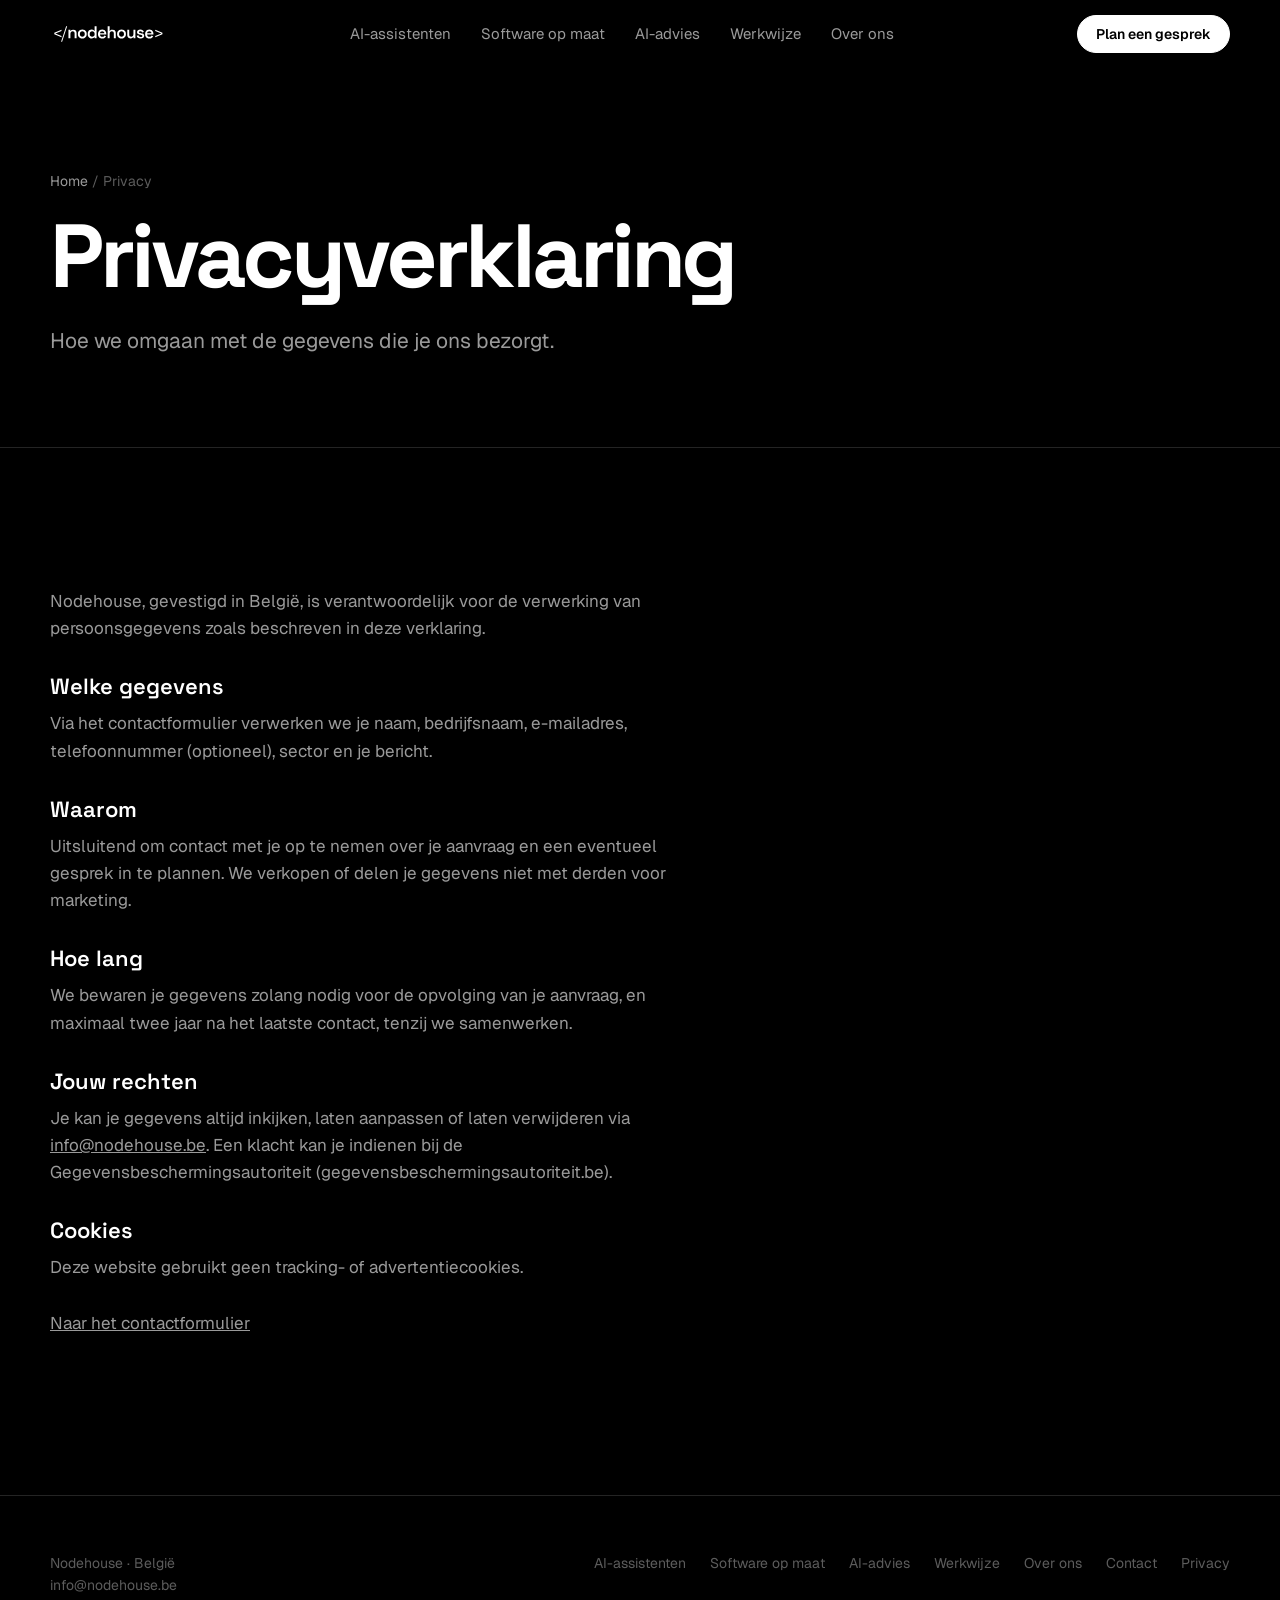
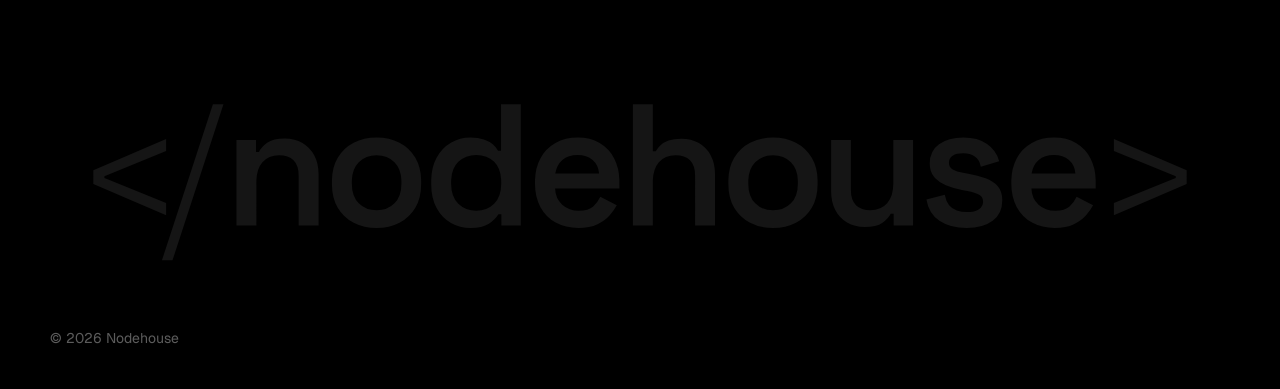
<file: privacy.html>
<!DOCTYPE html>
<html lang="nl">
<head>
<meta charset="utf-8">
<meta name="viewport" content="width=device-width, initial-scale=1">
<title>Privacyverklaring · Nodehouse</title>
<meta name="description" content="Privacyverklaring van Nodehouse.">
<meta property="og:title" content="Privacyverklaring · Nodehouse">
<meta property="og:description" content="Privacyverklaring van Nodehouse.">
<meta property="og:type" content="website">
<meta property="og:locale" content="nl_BE">
<meta name="theme-color" content="#000000">
<link rel="icon" href="data:image/svg+xml,%3Csvg xmlns="http://www.w3.org/2000/svg" viewBox="-0.1317 -1.6982 2.8965 2.8965"%3E%3Crect x="-0.1317" y="-1.6982" width="2.8965" height="2.8965" fill="%23000000"/%3E%3Cpath fill="%23FFFFFF" d="M0.52 -0.06 0.1 -0.24V-0.32L0.52 -0.5V-0.43L0.164 -0.285V-0.275L0.52 -0.13Z M0.5459999999999999 0.2 0.8399999999999999 -0.7000000000000001H0.9009999999999999L0.607 0.2Z M0.956 0.0V-0.494H1.069V-0.425H1.086Q1.099 -0.453 1.133 -0.478Q1.167 -0.503 1.236 -0.503Q1.2930000000000001 -0.503 1.3370000000000002 -0.477Q1.381 -0.451 1.4055 -0.405Q1.4300000000000002 -0.359 1.4300000000000002 -0.296V0.0H1.315V-0.28700000000000003Q1.315 -0.34700000000000003 1.2854999999999999 -0.37650000000000006Q1.256 -0.406 1.202 -0.406Q1.141 -0.406 1.1059999999999999 -0.36550000000000005Q1.071 -0.325 1.071 -0.25V0.0Z M1.521 0.0V-0.7000000000000001H1.636V-0.429H1.653Q1.661 -0.446 1.679 -0.46299999999999997Q1.697 -0.48 1.7265000000000001 -0.491Q1.756 -0.502 1.801 -0.502Q1.858 -0.502 1.9020000000000001 -0.47650000000000003Q1.946 -0.451 1.9705 -0.405Q1.995 -0.359 1.995 -0.296V0.0H1.88V-0.28700000000000003Q1.88 -0.34700000000000003 1.8504999999999998 -0.37650000000000006Q1.821 -0.406 1.767 -0.406Q1.706 -0.406 1.6709999999999998 -0.36550000000000005Q1.636 -0.325 1.636 -0.25V0.0Z M2.113 -0.06V-0.13L2.4699999999999998 -0.275V-0.285L2.113 -0.43V-0.5L2.533 -0.32V-0.24Z"/%3E%3C/svg%3E">
<link rel="preconnect" href="https://fonts.googleapis.com">
<link rel="preconnect" href="https://fonts.gstatic.com" crossorigin>
<link href="https://fonts.googleapis.com/css2?family=Space+Grotesk:wght@400;500;600;700&family=Geist:wght@400;500;600&family=Geist+Mono:wght@400;500&display=swap" rel="stylesheet">
<link rel="stylesheet" href="style.css">
</head>
<body>
<header class="nav" id="nav">
  <div class="wrap">
    <a href="index.html" class="logo" aria-label="Nodehouse, naar de homepagina"><svg class="logo-svg" aria-hidden="true" xmlns="http://www.w3.org/2000/svg" viewBox="-0.1500 -0.9500 6.8100 1.4000"><path fill="#FFFFFF" d="M0.52 -0.06 0.1 -0.24V-0.32L0.52 -0.5V-0.43L0.164 -0.285V-0.275L0.52 -0.13Z M0.496 0.2 0.79 -0.7000000000000001H0.851L0.5569999999999999 0.2Z M0.9259999999999999 0.0V-0.494H1.039V-0.425H1.056Q1.069 -0.453 1.103 -0.478Q1.137 -0.503 1.206 -0.503Q1.263 -0.503 1.307 -0.477Q1.351 -0.451 1.3755 -0.405Q1.4 -0.359 1.4 -0.296V0.0H1.285V-0.28700000000000003Q1.285 -0.34700000000000003 1.2555 -0.37650000000000006Q1.226 -0.406 1.172 -0.406Q1.111 -0.406 1.076 -0.36550000000000005Q1.041 -0.325 1.041 -0.25V0.0Z M1.7349999999999999 0.014Q1.661 0.014 1.6025 -0.0165Q1.544 -0.047 1.5105 -0.10350000000000001Q1.4769999999999999 -0.16 1.4769999999999999 -0.23900000000000002V-0.255Q1.4769999999999999 -0.334 1.5105 -0.391Q1.544 -0.448 1.6025 -0.478Q1.661 -0.508 1.7349999999999999 -0.508Q1.809 -0.508 1.867 -0.478Q1.9249999999999998 -0.448 1.9585 -0.391Q1.992 -0.334 1.992 -0.255V-0.23900000000000002Q1.992 -0.16 1.9585 -0.10350000000000001Q1.9249999999999998 -0.047 1.867 -0.0165Q1.809 0.014 1.7349999999999999 0.014ZM1.7349999999999999 -0.088Q1.798 -0.088 1.838 -0.1285Q1.878 -0.169 1.878 -0.242V-0.252Q1.878 -0.325 1.838 -0.36550000000000005Q1.798 -0.406 1.7349999999999999 -0.406Q1.672 -0.406 1.632 -0.36550000000000005Q1.5919999999999999 -0.325 1.5919999999999999 -0.252V-0.242Q1.5919999999999999 -0.169 1.632 -0.1285Q1.672 -0.088 1.7349999999999999 -0.088Z M2.276 0.014Q2.2159999999999997 0.014 2.1639999999999997 -0.0155Q2.112 -0.045 2.081 -0.10200000000000001Q2.05 -0.159 2.05 -0.23900000000000002V-0.255Q2.05 -0.335 2.081 -0.392Q2.112 -0.449 2.1635 -0.47850000000000004Q2.215 -0.508 2.276 -0.508Q2.322 -0.508 2.354 -0.497Q2.386 -0.486 2.4055 -0.469Q2.425 -0.452 2.436 -0.432H2.453V-0.7000000000000001H2.567V0.0H2.455V-0.065H2.4379999999999997Q2.42 -0.035 2.383 -0.010500000000000002Q2.346 0.014 2.276 0.014ZM2.31 -0.08600000000000001Q2.372 -0.08600000000000001 2.413 -0.1265Q2.4539999999999997 -0.167 2.4539999999999997 -0.242V-0.252Q2.4539999999999997 -0.328 2.4135 -0.368Q2.3729999999999998 -0.40800000000000003 2.31 -0.40800000000000003Q2.2479999999999998 -0.40800000000000003 2.2065 -0.368Q2.165 -0.328 2.165 -0.252V-0.242Q2.165 -0.167 2.2065 -0.1265Q2.2479999999999998 -0.08600000000000001 2.31 -0.08600000000000001Z M2.8989999999999996 0.014Q2.8249999999999997 0.014 2.7684999999999995 -0.0175Q2.7119999999999997 -0.049 2.6804999999999994 -0.10650000000000001Q2.6489999999999996 -0.164 2.6489999999999996 -0.241V-0.253Q2.6489999999999996 -0.331 2.6799999999999997 -0.388Q2.711 -0.445 2.7669999999999995 -0.47650000000000003Q2.8229999999999995 -0.508 2.8959999999999995 -0.508Q2.9679999999999995 -0.508 3.0219999999999994 -0.47650000000000003Q3.0759999999999996 -0.445 3.106 -0.388Q3.1359999999999997 -0.331 3.1359999999999997 -0.255V-0.214H2.7649999999999997Q2.7669999999999995 -0.156 2.8059999999999996 -0.121Q2.8449999999999998 -0.08600000000000001 2.9019999999999997 -0.08600000000000001Q2.9579999999999997 -0.08600000000000001 2.9849999999999994 -0.11050000000000001Q3.0119999999999996 -0.135 3.026 -0.166L3.1209999999999996 -0.117Q3.1069999999999998 -0.09 3.0805 -0.0595Q3.054 -0.029 3.01 -0.007500000000000001Q2.9659999999999997 0.014 2.8989999999999996 0.014ZM2.7659999999999996 -0.301H3.0189999999999997Q3.0149999999999997 -0.35000000000000003 2.9814999999999996 -0.379Q2.9479999999999995 -0.40800000000000003 2.8949999999999996 -0.40800000000000003Q2.84 -0.40800000000000003 2.8069999999999995 -0.379Q2.7739999999999996 -0.35000000000000003 2.7659999999999996 -0.301Z M3.2139999999999995 0.0V-0.7000000000000001H3.3289999999999997V-0.429H3.3459999999999996Q3.3539999999999996 -0.446 3.372 -0.46299999999999997Q3.3899999999999997 -0.48 3.4194999999999993 -0.491Q3.4489999999999994 -0.502 3.4939999999999998 -0.502Q3.5509999999999997 -0.502 3.5949999999999998 -0.47650000000000003Q3.6389999999999993 -0.451 3.6634999999999995 -0.405Q3.6879999999999997 -0.359 3.6879999999999997 -0.296V0.0H3.5729999999999995V-0.28700000000000003Q3.5729999999999995 -0.34700000000000003 3.5434999999999994 -0.37650000000000006Q3.5139999999999993 -0.406 3.4599999999999995 -0.406Q3.3989999999999996 -0.406 3.364 -0.36550000000000005Q3.3289999999999997 -0.325 3.3289999999999997 -0.25V0.0Z M4.023 0.014Q3.9489999999999994 0.014 3.8904999999999994 -0.0165Q3.8319999999999994 -0.047 3.7984999999999993 -0.10350000000000001Q3.7649999999999992 -0.16 3.7649999999999992 -0.23900000000000002V-0.255Q3.7649999999999992 -0.334 3.7984999999999993 -0.391Q3.8319999999999994 -0.448 3.8904999999999994 -0.478Q3.9489999999999994 -0.508 4.023 -0.508Q4.0969999999999995 -0.508 4.154999999999999 -0.478Q4.212999999999999 -0.448 4.246499999999999 -0.391Q4.279999999999999 -0.334 4.279999999999999 -0.255V-0.23900000000000002Q4.279999999999999 -0.16 4.246499999999999 -0.10350000000000001Q4.212999999999999 -0.047 4.154999999999999 -0.0165Q4.0969999999999995 0.014 4.023 0.014ZM4.023 -0.088Q4.085999999999999 -0.088 4.1259999999999994 -0.1285Q4.1659999999999995 -0.169 4.1659999999999995 -0.242V-0.252Q4.1659999999999995 -0.325 4.1259999999999994 -0.36550000000000005Q4.085999999999999 -0.406 4.023 -0.406Q3.959999999999999 -0.406 3.919999999999999 -0.36550000000000005Q3.8799999999999994 -0.325 3.8799999999999994 -0.252V-0.242Q3.8799999999999994 -0.169 3.919999999999999 -0.1285Q3.959999999999999 -0.088 4.023 -0.088Z M4.551 0.008Q4.494 0.008 4.449999999999999 -0.0175Q4.406 -0.043000000000000003 4.382 -0.08950000000000001Q4.358 -0.136 4.358 -0.198V-0.494H4.4719999999999995V-0.20700000000000002Q4.4719999999999995 -0.147 4.5015 -0.118Q4.531 -0.089 4.585 -0.089Q4.646 -0.089 4.6815 -0.129Q4.717 -0.169 4.717 -0.244V-0.494H4.8309999999999995V0.0H4.718999999999999V-0.069H4.702Q4.689 -0.042 4.6545000000000005 -0.017Q4.62 0.008 4.551 0.008Z M5.141 0.014Q5.045 0.014 4.9830000000000005 -0.028000000000000004Q4.921 -0.07 4.9079999999999995 -0.151L5.014 -0.178Q5.021 -0.14 5.039 -0.11800000000000001Q5.0569999999999995 -0.096 5.083499999999999 -0.087Q5.109999999999999 -0.078 5.141 -0.078Q5.188 -0.078 5.211499999999999 -0.095Q5.234999999999999 -0.112 5.234999999999999 -0.138Q5.234999999999999 -0.165 5.2124999999999995 -0.178Q5.1899999999999995 -0.191 5.144 -0.2L5.1129999999999995 -0.20500000000000002Q5.062 -0.215 5.02 -0.23249999999999998Q4.978 -0.25 4.9525 -0.28049999999999997Q4.927 -0.311 4.927 -0.358Q4.927 -0.43 4.980499999999999 -0.469Q5.034 -0.508 5.1209999999999996 -0.508Q5.204 -0.508 5.258 -0.471Q5.312 -0.434 5.328 -0.372L5.2219999999999995 -0.34Q5.2139999999999995 -0.382 5.186999999999999 -0.39949999999999997Q5.16 -0.417 5.1209999999999996 -0.417Q5.0809999999999995 -0.417 5.0595 -0.403Q5.038 -0.389 5.038 -0.363Q5.038 -0.337 5.0600000000000005 -0.324Q5.082 -0.311 5.119 -0.305L5.15 -0.299Q5.205 -0.289 5.249499999999999 -0.273Q5.294 -0.257 5.32 -0.227Q5.346 -0.197 5.346 -0.146Q5.346 -0.069 5.2905 -0.027500000000000004Q5.234999999999999 0.014 5.141 0.014Z M5.648000000000001 0.014Q5.574 0.014 5.5175 -0.0175Q5.461 -0.049 5.429500000000001 -0.10650000000000001Q5.398000000000001 -0.164 5.398000000000001 -0.241V-0.253Q5.398000000000001 -0.331 5.429 -0.388Q5.46 -0.445 5.516 -0.47650000000000003Q5.572 -0.508 5.6450000000000005 -0.508Q5.7170000000000005 -0.508 5.771000000000001 -0.47650000000000003Q5.825 -0.445 5.855 -0.388Q5.885 -0.331 5.885 -0.255V-0.214H5.514Q5.516 -0.156 5.555 -0.121Q5.594 -0.08600000000000001 5.651 -0.08600000000000001Q5.707 -0.08600000000000001 5.734 -0.11050000000000001Q5.761 -0.135 5.775 -0.166L5.87 -0.117Q5.856 -0.09 5.8294999999999995 -0.0595Q5.803 -0.029 5.759 -0.007500000000000001Q5.715 0.014 5.648000000000001 0.014ZM5.515000000000001 -0.301H5.768Q5.764 -0.35000000000000003 5.7305 -0.379Q5.697 -0.40800000000000003 5.644 -0.40800000000000003Q5.589 -0.40800000000000003 5.556000000000001 -0.379Q5.523000000000001 -0.35000000000000003 5.515000000000001 -0.301Z M5.99 -0.06V-0.13L6.347 -0.275V-0.285L5.99 -0.43V-0.5L6.41 -0.32V-0.24Z"/></svg></a>
    <ul><li><a href="ai-assistenten.html">AI-assistenten</a></li><li><a href="software-op-maat.html">Software op maat</a></li><li><a href="ai-advies.html">AI-advies</a></li><li><a href="werkwijze.html">Werkwijze</a></li><li><a href="over-ons.html">Over ons</a></li><li class="m-only"><a href="contact.html">Contact</a></li></ul>
    <div class="nav-right"><a href="contact.html" class="btn">Plan een gesprek</a><button class="menu-btn" id="menu-btn" type="button" aria-expanded="false" aria-controls="nav">Menu</button></div>
  </div>
</header>
<main id="top">
  <section class="page-hero wrap">
    <p class="crumb"><a href="index.html">Home</a> / Privacy</p>
    <h1>Privacyverklaring</h1>
    <p class="lede">Hoe we omgaan met de gegevens die je ons bezorgt.</p>
    
  </section>
  <section class="block"><div class="wrap prose privacy-text">
      
      <p>Nodehouse, gevestigd in België, is verantwoordelijk voor de verwerking van persoonsgegevens zoals beschreven in deze verklaring.</p>
      <h3>Welke gegevens</h3>
      <p>Via het contactformulier verwerken we je naam, bedrijfsnaam, e-mailadres, telefoonnummer (optioneel), sector en je bericht.</p>
      <h3>Waarom</h3>
      <p>Uitsluitend om contact met je op te nemen over je aanvraag en een eventueel gesprek in te plannen. We verkopen of delen je gegevens niet met derden voor marketing.</p>
      <h3>Hoe lang</h3>
      <p>We bewaren je gegevens zolang nodig voor de opvolging van je aanvraag, en maximaal twee jaar na het laatste contact, tenzij we samenwerken.</p>
      <h3>Jouw rechten</h3>
      <p>Je kan je gegevens altijd inkijken, laten aanpassen of laten verwijderen via <a href="mailto:info@nodehouse.be">info@nodehouse.be</a>. Een klacht kan je indienen bij de Gegevensbeschermingsautoriteit (gegevensbeschermingsautoriteit.be).</p>
      <h3>Cookies</h3>
      <p>Deze website gebruikt geen tracking- of advertentiecookies.</p>
      <p style="margin-top:28px"><a href="contact.html">Naar het contactformulier</a></p>
    </div></section>
</main>
<footer>
  <div class="wrap">
    <div class="foot">
      <div>Nodehouse · België<br><a href="mailto:info@nodehouse.be">info@nodehouse.be</a></div>
      <nav><a href="ai-assistenten.html">AI-assistenten</a><a href="software-op-maat.html">Software op maat</a><a href="ai-advies.html">AI-advies</a><a href="werkwijze.html">Werkwijze</a><a href="over-ons.html">Over ons</a><a href="contact.html">Contact</a><a href="privacy.html">Privacy</a></nav>
    </div>
    <div class="giant" aria-hidden="true"><svg class="giant-svg" xmlns="http://www.w3.org/2000/svg" viewBox="-0.1500 -0.9500 6.8100 1.4000"><path fill="#151515" d="M0.52 -0.06 0.1 -0.24V-0.32L0.52 -0.5V-0.43L0.164 -0.285V-0.275L0.52 -0.13Z M0.496 0.2 0.79 -0.7000000000000001H0.851L0.5569999999999999 0.2Z M0.9259999999999999 0.0V-0.494H1.039V-0.425H1.056Q1.069 -0.453 1.103 -0.478Q1.137 -0.503 1.206 -0.503Q1.263 -0.503 1.307 -0.477Q1.351 -0.451 1.3755 -0.405Q1.4 -0.359 1.4 -0.296V0.0H1.285V-0.28700000000000003Q1.285 -0.34700000000000003 1.2555 -0.37650000000000006Q1.226 -0.406 1.172 -0.406Q1.111 -0.406 1.076 -0.36550000000000005Q1.041 -0.325 1.041 -0.25V0.0Z M1.7349999999999999 0.014Q1.661 0.014 1.6025 -0.0165Q1.544 -0.047 1.5105 -0.10350000000000001Q1.4769999999999999 -0.16 1.4769999999999999 -0.23900000000000002V-0.255Q1.4769999999999999 -0.334 1.5105 -0.391Q1.544 -0.448 1.6025 -0.478Q1.661 -0.508 1.7349999999999999 -0.508Q1.809 -0.508 1.867 -0.478Q1.9249999999999998 -0.448 1.9585 -0.391Q1.992 -0.334 1.992 -0.255V-0.23900000000000002Q1.992 -0.16 1.9585 -0.10350000000000001Q1.9249999999999998 -0.047 1.867 -0.0165Q1.809 0.014 1.7349999999999999 0.014ZM1.7349999999999999 -0.088Q1.798 -0.088 1.838 -0.1285Q1.878 -0.169 1.878 -0.242V-0.252Q1.878 -0.325 1.838 -0.36550000000000005Q1.798 -0.406 1.7349999999999999 -0.406Q1.672 -0.406 1.632 -0.36550000000000005Q1.5919999999999999 -0.325 1.5919999999999999 -0.252V-0.242Q1.5919999999999999 -0.169 1.632 -0.1285Q1.672 -0.088 1.7349999999999999 -0.088Z M2.276 0.014Q2.2159999999999997 0.014 2.1639999999999997 -0.0155Q2.112 -0.045 2.081 -0.10200000000000001Q2.05 -0.159 2.05 -0.23900000000000002V-0.255Q2.05 -0.335 2.081 -0.392Q2.112 -0.449 2.1635 -0.47850000000000004Q2.215 -0.508 2.276 -0.508Q2.322 -0.508 2.354 -0.497Q2.386 -0.486 2.4055 -0.469Q2.425 -0.452 2.436 -0.432H2.453V-0.7000000000000001H2.567V0.0H2.455V-0.065H2.4379999999999997Q2.42 -0.035 2.383 -0.010500000000000002Q2.346 0.014 2.276 0.014ZM2.31 -0.08600000000000001Q2.372 -0.08600000000000001 2.413 -0.1265Q2.4539999999999997 -0.167 2.4539999999999997 -0.242V-0.252Q2.4539999999999997 -0.328 2.4135 -0.368Q2.3729999999999998 -0.40800000000000003 2.31 -0.40800000000000003Q2.2479999999999998 -0.40800000000000003 2.2065 -0.368Q2.165 -0.328 2.165 -0.252V-0.242Q2.165 -0.167 2.2065 -0.1265Q2.2479999999999998 -0.08600000000000001 2.31 -0.08600000000000001Z M2.8989999999999996 0.014Q2.8249999999999997 0.014 2.7684999999999995 -0.0175Q2.7119999999999997 -0.049 2.6804999999999994 -0.10650000000000001Q2.6489999999999996 -0.164 2.6489999999999996 -0.241V-0.253Q2.6489999999999996 -0.331 2.6799999999999997 -0.388Q2.711 -0.445 2.7669999999999995 -0.47650000000000003Q2.8229999999999995 -0.508 2.8959999999999995 -0.508Q2.9679999999999995 -0.508 3.0219999999999994 -0.47650000000000003Q3.0759999999999996 -0.445 3.106 -0.388Q3.1359999999999997 -0.331 3.1359999999999997 -0.255V-0.214H2.7649999999999997Q2.7669999999999995 -0.156 2.8059999999999996 -0.121Q2.8449999999999998 -0.08600000000000001 2.9019999999999997 -0.08600000000000001Q2.9579999999999997 -0.08600000000000001 2.9849999999999994 -0.11050000000000001Q3.0119999999999996 -0.135 3.026 -0.166L3.1209999999999996 -0.117Q3.1069999999999998 -0.09 3.0805 -0.0595Q3.054 -0.029 3.01 -0.007500000000000001Q2.9659999999999997 0.014 2.8989999999999996 0.014ZM2.7659999999999996 -0.301H3.0189999999999997Q3.0149999999999997 -0.35000000000000003 2.9814999999999996 -0.379Q2.9479999999999995 -0.40800000000000003 2.8949999999999996 -0.40800000000000003Q2.84 -0.40800000000000003 2.8069999999999995 -0.379Q2.7739999999999996 -0.35000000000000003 2.7659999999999996 -0.301Z M3.2139999999999995 0.0V-0.7000000000000001H3.3289999999999997V-0.429H3.3459999999999996Q3.3539999999999996 -0.446 3.372 -0.46299999999999997Q3.3899999999999997 -0.48 3.4194999999999993 -0.491Q3.4489999999999994 -0.502 3.4939999999999998 -0.502Q3.5509999999999997 -0.502 3.5949999999999998 -0.47650000000000003Q3.6389999999999993 -0.451 3.6634999999999995 -0.405Q3.6879999999999997 -0.359 3.6879999999999997 -0.296V0.0H3.5729999999999995V-0.28700000000000003Q3.5729999999999995 -0.34700000000000003 3.5434999999999994 -0.37650000000000006Q3.5139999999999993 -0.406 3.4599999999999995 -0.406Q3.3989999999999996 -0.406 3.364 -0.36550000000000005Q3.3289999999999997 -0.325 3.3289999999999997 -0.25V0.0Z M4.023 0.014Q3.9489999999999994 0.014 3.8904999999999994 -0.0165Q3.8319999999999994 -0.047 3.7984999999999993 -0.10350000000000001Q3.7649999999999992 -0.16 3.7649999999999992 -0.23900000000000002V-0.255Q3.7649999999999992 -0.334 3.7984999999999993 -0.391Q3.8319999999999994 -0.448 3.8904999999999994 -0.478Q3.9489999999999994 -0.508 4.023 -0.508Q4.0969999999999995 -0.508 4.154999999999999 -0.478Q4.212999999999999 -0.448 4.246499999999999 -0.391Q4.279999999999999 -0.334 4.279999999999999 -0.255V-0.23900000000000002Q4.279999999999999 -0.16 4.246499999999999 -0.10350000000000001Q4.212999999999999 -0.047 4.154999999999999 -0.0165Q4.0969999999999995 0.014 4.023 0.014ZM4.023 -0.088Q4.085999999999999 -0.088 4.1259999999999994 -0.1285Q4.1659999999999995 -0.169 4.1659999999999995 -0.242V-0.252Q4.1659999999999995 -0.325 4.1259999999999994 -0.36550000000000005Q4.085999999999999 -0.406 4.023 -0.406Q3.959999999999999 -0.406 3.919999999999999 -0.36550000000000005Q3.8799999999999994 -0.325 3.8799999999999994 -0.252V-0.242Q3.8799999999999994 -0.169 3.919999999999999 -0.1285Q3.959999999999999 -0.088 4.023 -0.088Z M4.551 0.008Q4.494 0.008 4.449999999999999 -0.0175Q4.406 -0.043000000000000003 4.382 -0.08950000000000001Q4.358 -0.136 4.358 -0.198V-0.494H4.4719999999999995V-0.20700000000000002Q4.4719999999999995 -0.147 4.5015 -0.118Q4.531 -0.089 4.585 -0.089Q4.646 -0.089 4.6815 -0.129Q4.717 -0.169 4.717 -0.244V-0.494H4.8309999999999995V0.0H4.718999999999999V-0.069H4.702Q4.689 -0.042 4.6545000000000005 -0.017Q4.62 0.008 4.551 0.008Z M5.141 0.014Q5.045 0.014 4.9830000000000005 -0.028000000000000004Q4.921 -0.07 4.9079999999999995 -0.151L5.014 -0.178Q5.021 -0.14 5.039 -0.11800000000000001Q5.0569999999999995 -0.096 5.083499999999999 -0.087Q5.109999999999999 -0.078 5.141 -0.078Q5.188 -0.078 5.211499999999999 -0.095Q5.234999999999999 -0.112 5.234999999999999 -0.138Q5.234999999999999 -0.165 5.2124999999999995 -0.178Q5.1899999999999995 -0.191 5.144 -0.2L5.1129999999999995 -0.20500000000000002Q5.062 -0.215 5.02 -0.23249999999999998Q4.978 -0.25 4.9525 -0.28049999999999997Q4.927 -0.311 4.927 -0.358Q4.927 -0.43 4.980499999999999 -0.469Q5.034 -0.508 5.1209999999999996 -0.508Q5.204 -0.508 5.258 -0.471Q5.312 -0.434 5.328 -0.372L5.2219999999999995 -0.34Q5.2139999999999995 -0.382 5.186999999999999 -0.39949999999999997Q5.16 -0.417 5.1209999999999996 -0.417Q5.0809999999999995 -0.417 5.0595 -0.403Q5.038 -0.389 5.038 -0.363Q5.038 -0.337 5.0600000000000005 -0.324Q5.082 -0.311 5.119 -0.305L5.15 -0.299Q5.205 -0.289 5.249499999999999 -0.273Q5.294 -0.257 5.32 -0.227Q5.346 -0.197 5.346 -0.146Q5.346 -0.069 5.2905 -0.027500000000000004Q5.234999999999999 0.014 5.141 0.014Z M5.648000000000001 0.014Q5.574 0.014 5.5175 -0.0175Q5.461 -0.049 5.429500000000001 -0.10650000000000001Q5.398000000000001 -0.164 5.398000000000001 -0.241V-0.253Q5.398000000000001 -0.331 5.429 -0.388Q5.46 -0.445 5.516 -0.47650000000000003Q5.572 -0.508 5.6450000000000005 -0.508Q5.7170000000000005 -0.508 5.771000000000001 -0.47650000000000003Q5.825 -0.445 5.855 -0.388Q5.885 -0.331 5.885 -0.255V-0.214H5.514Q5.516 -0.156 5.555 -0.121Q5.594 -0.08600000000000001 5.651 -0.08600000000000001Q5.707 -0.08600000000000001 5.734 -0.11050000000000001Q5.761 -0.135 5.775 -0.166L5.87 -0.117Q5.856 -0.09 5.8294999999999995 -0.0595Q5.803 -0.029 5.759 -0.007500000000000001Q5.715 0.014 5.648000000000001 0.014ZM5.515000000000001 -0.301H5.768Q5.764 -0.35000000000000003 5.7305 -0.379Q5.697 -0.40800000000000003 5.644 -0.40800000000000003Q5.589 -0.40800000000000003 5.556000000000001 -0.379Q5.523000000000001 -0.35000000000000003 5.515000000000001 -0.301Z M5.99 -0.06V-0.13L6.347 -0.275V-0.285L5.99 -0.43V-0.5L6.41 -0.32V-0.24Z"/></svg></div>
    <p style="margin-top:24px">© <span id="yr">2026</span> Nodehouse</p>
  </div>
</footer>
<script src="site.js"></script>

</body>
</html>
</file>
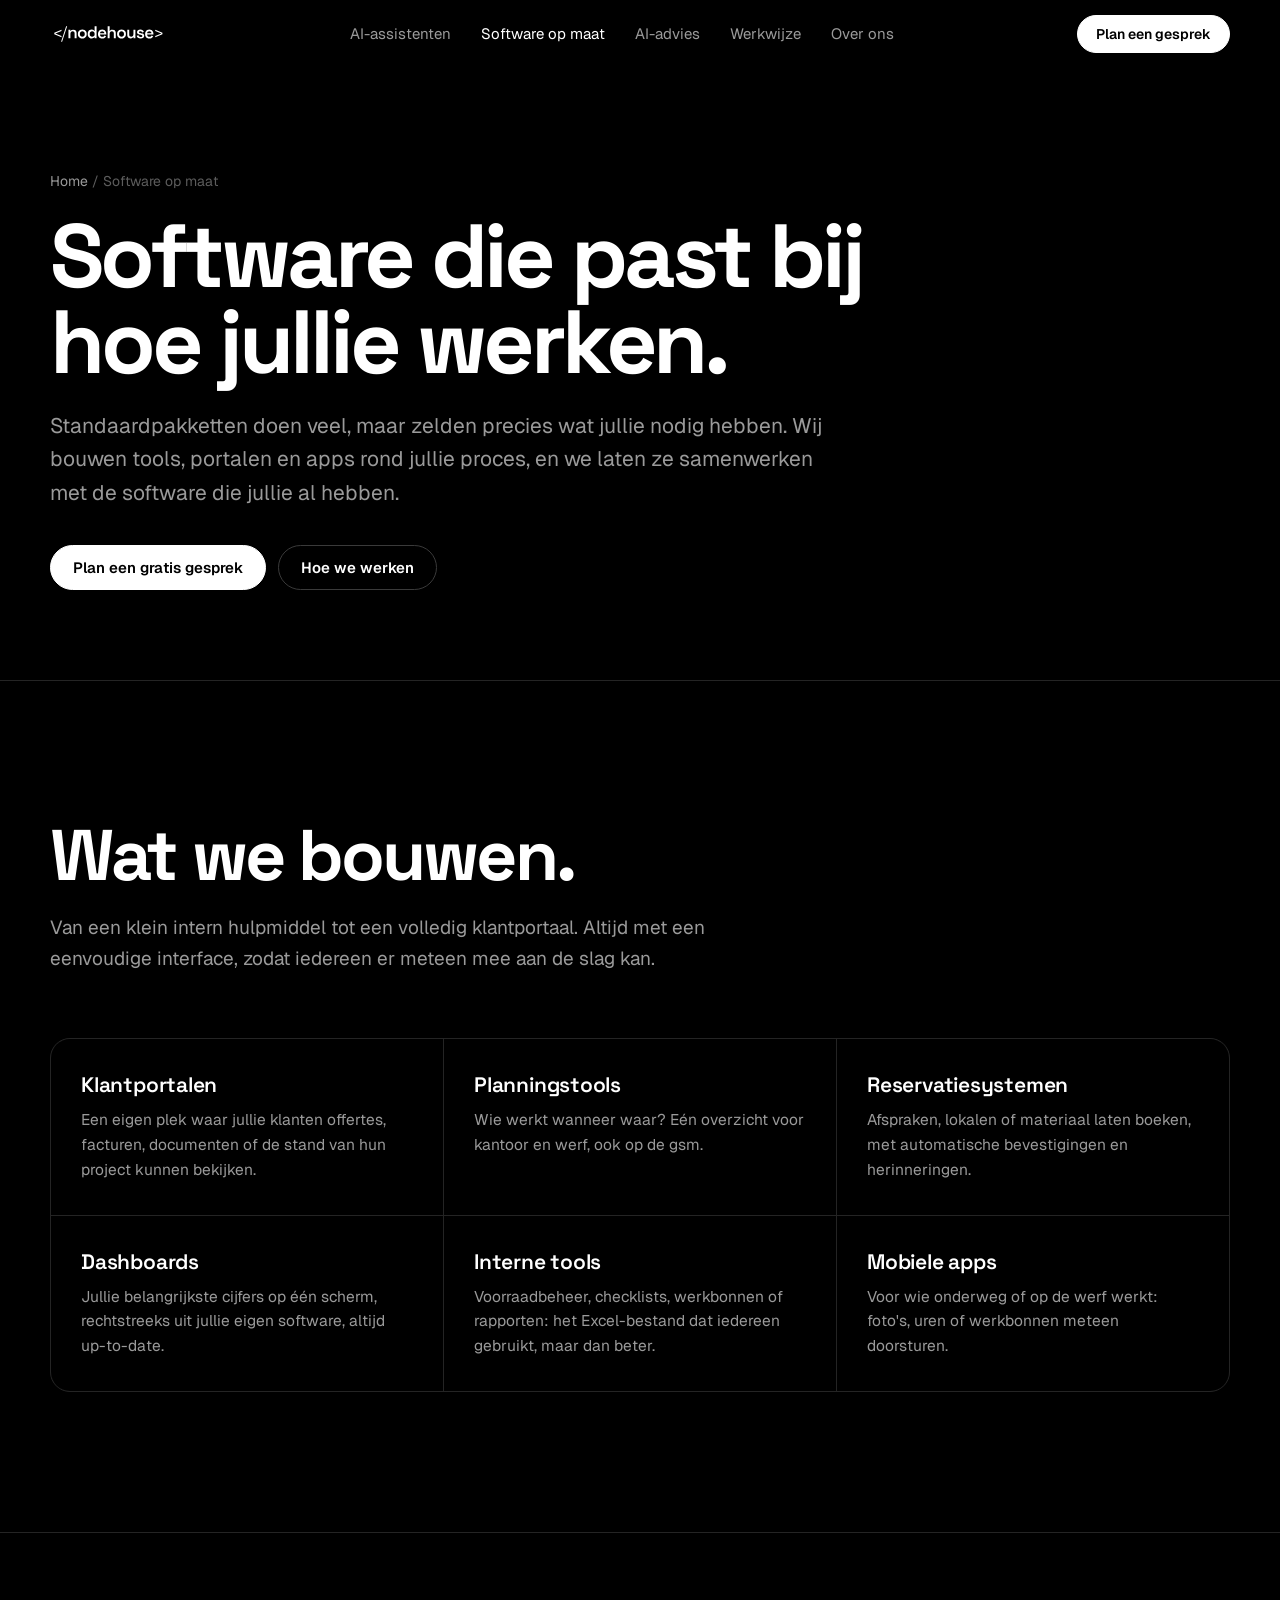
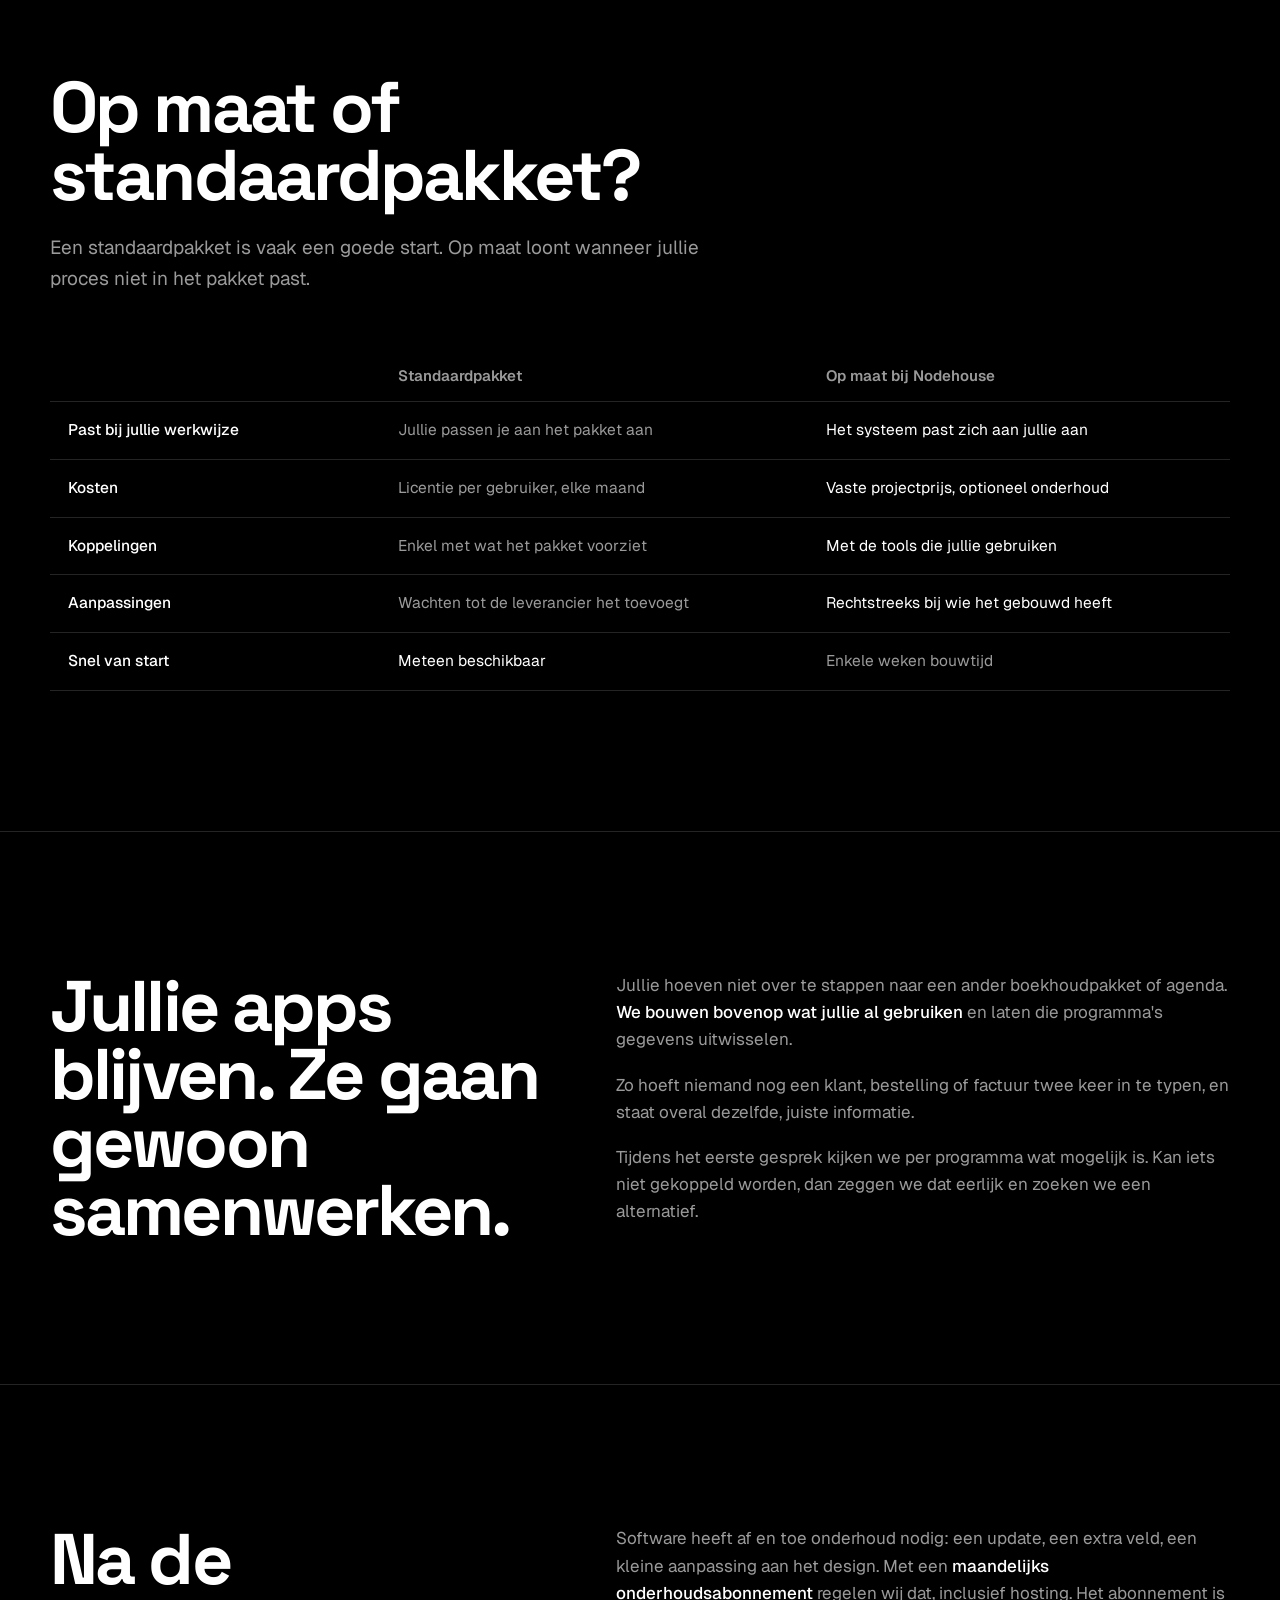
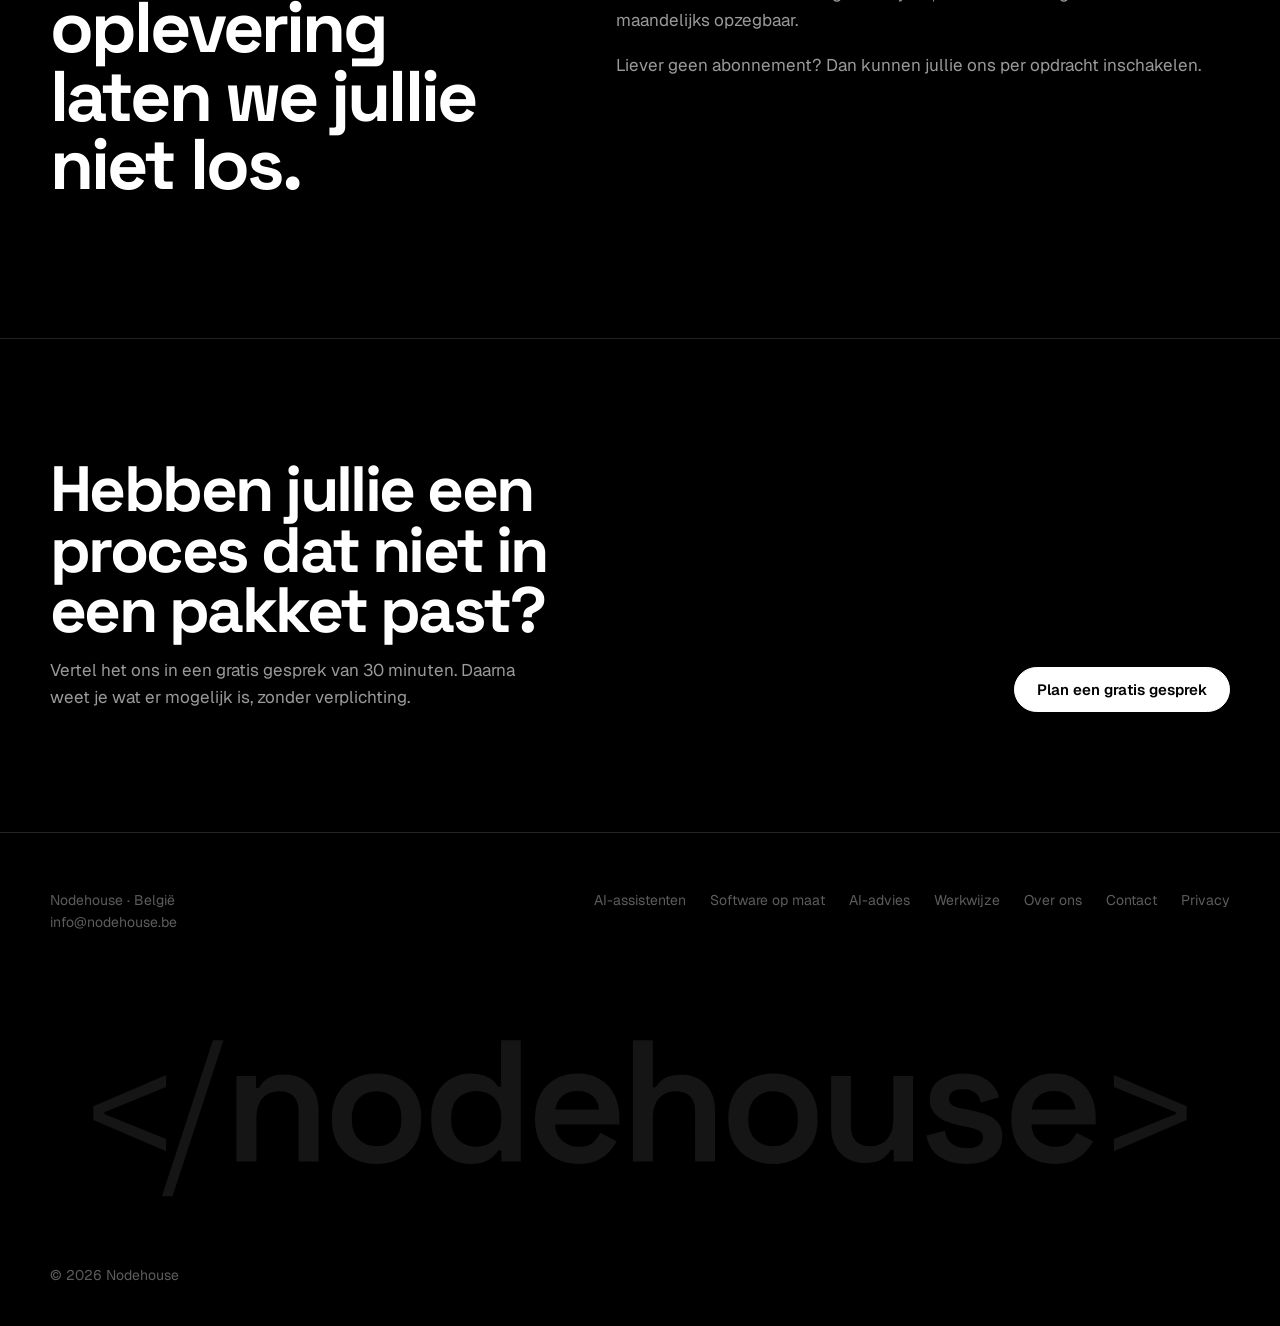
<file: software-op-maat.html>
<!DOCTYPE html>
<html lang="nl">
<head>
<meta charset="utf-8">
<meta name="viewport" content="width=device-width, initial-scale=1">
<title>Software op maat voor kmo's · Nodehouse</title>
<meta name="description" content="Klantportalen, planningstools, reservatiesystemen, dashboards en mobiele apps, op maat gebouwd en gekoppeld aan jullie bestaande software.">
<meta property="og:title" content="Software op maat voor kmo's · Nodehouse">
<meta property="og:description" content="Klantportalen, planningstools, reservatiesystemen, dashboards en mobiele apps, op maat gebouwd en gekoppeld aan jullie bestaande software.">
<meta property="og:type" content="website">
<meta property="og:locale" content="nl_BE">
<meta name="theme-color" content="#000000">
<link rel="icon" href="data:image/svg+xml,%3Csvg xmlns="http://www.w3.org/2000/svg" viewBox="-0.1317 -1.6982 2.8965 2.8965"%3E%3Crect x="-0.1317" y="-1.6982" width="2.8965" height="2.8965" fill="%23000000"/%3E%3Cpath fill="%23FFFFFF" d="M0.52 -0.06 0.1 -0.24V-0.32L0.52 -0.5V-0.43L0.164 -0.285V-0.275L0.52 -0.13Z M0.5459999999999999 0.2 0.8399999999999999 -0.7000000000000001H0.9009999999999999L0.607 0.2Z M0.956 0.0V-0.494H1.069V-0.425H1.086Q1.099 -0.453 1.133 -0.478Q1.167 -0.503 1.236 -0.503Q1.2930000000000001 -0.503 1.3370000000000002 -0.477Q1.381 -0.451 1.4055 -0.405Q1.4300000000000002 -0.359 1.4300000000000002 -0.296V0.0H1.315V-0.28700000000000003Q1.315 -0.34700000000000003 1.2854999999999999 -0.37650000000000006Q1.256 -0.406 1.202 -0.406Q1.141 -0.406 1.1059999999999999 -0.36550000000000005Q1.071 -0.325 1.071 -0.25V0.0Z M1.521 0.0V-0.7000000000000001H1.636V-0.429H1.653Q1.661 -0.446 1.679 -0.46299999999999997Q1.697 -0.48 1.7265000000000001 -0.491Q1.756 -0.502 1.801 -0.502Q1.858 -0.502 1.9020000000000001 -0.47650000000000003Q1.946 -0.451 1.9705 -0.405Q1.995 -0.359 1.995 -0.296V0.0H1.88V-0.28700000000000003Q1.88 -0.34700000000000003 1.8504999999999998 -0.37650000000000006Q1.821 -0.406 1.767 -0.406Q1.706 -0.406 1.6709999999999998 -0.36550000000000005Q1.636 -0.325 1.636 -0.25V0.0Z M2.113 -0.06V-0.13L2.4699999999999998 -0.275V-0.285L2.113 -0.43V-0.5L2.533 -0.32V-0.24Z"/%3E%3C/svg%3E">
<link rel="preconnect" href="https://fonts.googleapis.com">
<link rel="preconnect" href="https://fonts.gstatic.com" crossorigin>
<link href="https://fonts.googleapis.com/css2?family=Space+Grotesk:wght@400;500;600;700&family=Geist:wght@400;500;600&family=Geist+Mono:wght@400;500&display=swap" rel="stylesheet">
<link rel="stylesheet" href="style.css">
</head>
<body>
<header class="nav" id="nav">
  <div class="wrap">
    <a href="index.html" class="logo" aria-label="Nodehouse, naar de homepagina"><svg class="logo-svg" aria-hidden="true" xmlns="http://www.w3.org/2000/svg" viewBox="-0.1500 -0.9500 6.8100 1.4000"><path fill="#FFFFFF" d="M0.52 -0.06 0.1 -0.24V-0.32L0.52 -0.5V-0.43L0.164 -0.285V-0.275L0.52 -0.13Z M0.496 0.2 0.79 -0.7000000000000001H0.851L0.5569999999999999 0.2Z M0.9259999999999999 0.0V-0.494H1.039V-0.425H1.056Q1.069 -0.453 1.103 -0.478Q1.137 -0.503 1.206 -0.503Q1.263 -0.503 1.307 -0.477Q1.351 -0.451 1.3755 -0.405Q1.4 -0.359 1.4 -0.296V0.0H1.285V-0.28700000000000003Q1.285 -0.34700000000000003 1.2555 -0.37650000000000006Q1.226 -0.406 1.172 -0.406Q1.111 -0.406 1.076 -0.36550000000000005Q1.041 -0.325 1.041 -0.25V0.0Z M1.7349999999999999 0.014Q1.661 0.014 1.6025 -0.0165Q1.544 -0.047 1.5105 -0.10350000000000001Q1.4769999999999999 -0.16 1.4769999999999999 -0.23900000000000002V-0.255Q1.4769999999999999 -0.334 1.5105 -0.391Q1.544 -0.448 1.6025 -0.478Q1.661 -0.508 1.7349999999999999 -0.508Q1.809 -0.508 1.867 -0.478Q1.9249999999999998 -0.448 1.9585 -0.391Q1.992 -0.334 1.992 -0.255V-0.23900000000000002Q1.992 -0.16 1.9585 -0.10350000000000001Q1.9249999999999998 -0.047 1.867 -0.0165Q1.809 0.014 1.7349999999999999 0.014ZM1.7349999999999999 -0.088Q1.798 -0.088 1.838 -0.1285Q1.878 -0.169 1.878 -0.242V-0.252Q1.878 -0.325 1.838 -0.36550000000000005Q1.798 -0.406 1.7349999999999999 -0.406Q1.672 -0.406 1.632 -0.36550000000000005Q1.5919999999999999 -0.325 1.5919999999999999 -0.252V-0.242Q1.5919999999999999 -0.169 1.632 -0.1285Q1.672 -0.088 1.7349999999999999 -0.088Z M2.276 0.014Q2.2159999999999997 0.014 2.1639999999999997 -0.0155Q2.112 -0.045 2.081 -0.10200000000000001Q2.05 -0.159 2.05 -0.23900000000000002V-0.255Q2.05 -0.335 2.081 -0.392Q2.112 -0.449 2.1635 -0.47850000000000004Q2.215 -0.508 2.276 -0.508Q2.322 -0.508 2.354 -0.497Q2.386 -0.486 2.4055 -0.469Q2.425 -0.452 2.436 -0.432H2.453V-0.7000000000000001H2.567V0.0H2.455V-0.065H2.4379999999999997Q2.42 -0.035 2.383 -0.010500000000000002Q2.346 0.014 2.276 0.014ZM2.31 -0.08600000000000001Q2.372 -0.08600000000000001 2.413 -0.1265Q2.4539999999999997 -0.167 2.4539999999999997 -0.242V-0.252Q2.4539999999999997 -0.328 2.4135 -0.368Q2.3729999999999998 -0.40800000000000003 2.31 -0.40800000000000003Q2.2479999999999998 -0.40800000000000003 2.2065 -0.368Q2.165 -0.328 2.165 -0.252V-0.242Q2.165 -0.167 2.2065 -0.1265Q2.2479999999999998 -0.08600000000000001 2.31 -0.08600000000000001Z M2.8989999999999996 0.014Q2.8249999999999997 0.014 2.7684999999999995 -0.0175Q2.7119999999999997 -0.049 2.6804999999999994 -0.10650000000000001Q2.6489999999999996 -0.164 2.6489999999999996 -0.241V-0.253Q2.6489999999999996 -0.331 2.6799999999999997 -0.388Q2.711 -0.445 2.7669999999999995 -0.47650000000000003Q2.8229999999999995 -0.508 2.8959999999999995 -0.508Q2.9679999999999995 -0.508 3.0219999999999994 -0.47650000000000003Q3.0759999999999996 -0.445 3.106 -0.388Q3.1359999999999997 -0.331 3.1359999999999997 -0.255V-0.214H2.7649999999999997Q2.7669999999999995 -0.156 2.8059999999999996 -0.121Q2.8449999999999998 -0.08600000000000001 2.9019999999999997 -0.08600000000000001Q2.9579999999999997 -0.08600000000000001 2.9849999999999994 -0.11050000000000001Q3.0119999999999996 -0.135 3.026 -0.166L3.1209999999999996 -0.117Q3.1069999999999998 -0.09 3.0805 -0.0595Q3.054 -0.029 3.01 -0.007500000000000001Q2.9659999999999997 0.014 2.8989999999999996 0.014ZM2.7659999999999996 -0.301H3.0189999999999997Q3.0149999999999997 -0.35000000000000003 2.9814999999999996 -0.379Q2.9479999999999995 -0.40800000000000003 2.8949999999999996 -0.40800000000000003Q2.84 -0.40800000000000003 2.8069999999999995 -0.379Q2.7739999999999996 -0.35000000000000003 2.7659999999999996 -0.301Z M3.2139999999999995 0.0V-0.7000000000000001H3.3289999999999997V-0.429H3.3459999999999996Q3.3539999999999996 -0.446 3.372 -0.46299999999999997Q3.3899999999999997 -0.48 3.4194999999999993 -0.491Q3.4489999999999994 -0.502 3.4939999999999998 -0.502Q3.5509999999999997 -0.502 3.5949999999999998 -0.47650000000000003Q3.6389999999999993 -0.451 3.6634999999999995 -0.405Q3.6879999999999997 -0.359 3.6879999999999997 -0.296V0.0H3.5729999999999995V-0.28700000000000003Q3.5729999999999995 -0.34700000000000003 3.5434999999999994 -0.37650000000000006Q3.5139999999999993 -0.406 3.4599999999999995 -0.406Q3.3989999999999996 -0.406 3.364 -0.36550000000000005Q3.3289999999999997 -0.325 3.3289999999999997 -0.25V0.0Z M4.023 0.014Q3.9489999999999994 0.014 3.8904999999999994 -0.0165Q3.8319999999999994 -0.047 3.7984999999999993 -0.10350000000000001Q3.7649999999999992 -0.16 3.7649999999999992 -0.23900000000000002V-0.255Q3.7649999999999992 -0.334 3.7984999999999993 -0.391Q3.8319999999999994 -0.448 3.8904999999999994 -0.478Q3.9489999999999994 -0.508 4.023 -0.508Q4.0969999999999995 -0.508 4.154999999999999 -0.478Q4.212999999999999 -0.448 4.246499999999999 -0.391Q4.279999999999999 -0.334 4.279999999999999 -0.255V-0.23900000000000002Q4.279999999999999 -0.16 4.246499999999999 -0.10350000000000001Q4.212999999999999 -0.047 4.154999999999999 -0.0165Q4.0969999999999995 0.014 4.023 0.014ZM4.023 -0.088Q4.085999999999999 -0.088 4.1259999999999994 -0.1285Q4.1659999999999995 -0.169 4.1659999999999995 -0.242V-0.252Q4.1659999999999995 -0.325 4.1259999999999994 -0.36550000000000005Q4.085999999999999 -0.406 4.023 -0.406Q3.959999999999999 -0.406 3.919999999999999 -0.36550000000000005Q3.8799999999999994 -0.325 3.8799999999999994 -0.252V-0.242Q3.8799999999999994 -0.169 3.919999999999999 -0.1285Q3.959999999999999 -0.088 4.023 -0.088Z M4.551 0.008Q4.494 0.008 4.449999999999999 -0.0175Q4.406 -0.043000000000000003 4.382 -0.08950000000000001Q4.358 -0.136 4.358 -0.198V-0.494H4.4719999999999995V-0.20700000000000002Q4.4719999999999995 -0.147 4.5015 -0.118Q4.531 -0.089 4.585 -0.089Q4.646 -0.089 4.6815 -0.129Q4.717 -0.169 4.717 -0.244V-0.494H4.8309999999999995V0.0H4.718999999999999V-0.069H4.702Q4.689 -0.042 4.6545000000000005 -0.017Q4.62 0.008 4.551 0.008Z M5.141 0.014Q5.045 0.014 4.9830000000000005 -0.028000000000000004Q4.921 -0.07 4.9079999999999995 -0.151L5.014 -0.178Q5.021 -0.14 5.039 -0.11800000000000001Q5.0569999999999995 -0.096 5.083499999999999 -0.087Q5.109999999999999 -0.078 5.141 -0.078Q5.188 -0.078 5.211499999999999 -0.095Q5.234999999999999 -0.112 5.234999999999999 -0.138Q5.234999999999999 -0.165 5.2124999999999995 -0.178Q5.1899999999999995 -0.191 5.144 -0.2L5.1129999999999995 -0.20500000000000002Q5.062 -0.215 5.02 -0.23249999999999998Q4.978 -0.25 4.9525 -0.28049999999999997Q4.927 -0.311 4.927 -0.358Q4.927 -0.43 4.980499999999999 -0.469Q5.034 -0.508 5.1209999999999996 -0.508Q5.204 -0.508 5.258 -0.471Q5.312 -0.434 5.328 -0.372L5.2219999999999995 -0.34Q5.2139999999999995 -0.382 5.186999999999999 -0.39949999999999997Q5.16 -0.417 5.1209999999999996 -0.417Q5.0809999999999995 -0.417 5.0595 -0.403Q5.038 -0.389 5.038 -0.363Q5.038 -0.337 5.0600000000000005 -0.324Q5.082 -0.311 5.119 -0.305L5.15 -0.299Q5.205 -0.289 5.249499999999999 -0.273Q5.294 -0.257 5.32 -0.227Q5.346 -0.197 5.346 -0.146Q5.346 -0.069 5.2905 -0.027500000000000004Q5.234999999999999 0.014 5.141 0.014Z M5.648000000000001 0.014Q5.574 0.014 5.5175 -0.0175Q5.461 -0.049 5.429500000000001 -0.10650000000000001Q5.398000000000001 -0.164 5.398000000000001 -0.241V-0.253Q5.398000000000001 -0.331 5.429 -0.388Q5.46 -0.445 5.516 -0.47650000000000003Q5.572 -0.508 5.6450000000000005 -0.508Q5.7170000000000005 -0.508 5.771000000000001 -0.47650000000000003Q5.825 -0.445 5.855 -0.388Q5.885 -0.331 5.885 -0.255V-0.214H5.514Q5.516 -0.156 5.555 -0.121Q5.594 -0.08600000000000001 5.651 -0.08600000000000001Q5.707 -0.08600000000000001 5.734 -0.11050000000000001Q5.761 -0.135 5.775 -0.166L5.87 -0.117Q5.856 -0.09 5.8294999999999995 -0.0595Q5.803 -0.029 5.759 -0.007500000000000001Q5.715 0.014 5.648000000000001 0.014ZM5.515000000000001 -0.301H5.768Q5.764 -0.35000000000000003 5.7305 -0.379Q5.697 -0.40800000000000003 5.644 -0.40800000000000003Q5.589 -0.40800000000000003 5.556000000000001 -0.379Q5.523000000000001 -0.35000000000000003 5.515000000000001 -0.301Z M5.99 -0.06V-0.13L6.347 -0.275V-0.285L5.99 -0.43V-0.5L6.41 -0.32V-0.24Z"/></svg></a>
    <ul><li><a href="ai-assistenten.html">AI-assistenten</a></li><li><a href="software-op-maat.html" aria-current="page">Software op maat</a></li><li><a href="ai-advies.html">AI-advies</a></li><li><a href="werkwijze.html">Werkwijze</a></li><li><a href="over-ons.html">Over ons</a></li><li class="m-only"><a href="contact.html">Contact</a></li></ul>
    <div class="nav-right"><a href="contact.html" class="btn">Plan een gesprek</a><button class="menu-btn" id="menu-btn" type="button" aria-expanded="false" aria-controls="nav">Menu</button></div>
  </div>
</header>
<main id="top">
  <section class="page-hero wrap">
    <p class="crumb"><a href="index.html">Home</a> / Software op maat</p>
    <h1>Software die past bij hoe jullie werken.</h1>
    <p class="lede">Standaardpakketten doen veel, maar zelden precies wat jullie nodig hebben. Wij bouwen tools, portalen en apps rond jullie proces, en we laten ze samenwerken met de software die jullie al hebben.</p>
    <div class="cta-row"><a href="contact.html" class="btn">Plan een gratis gesprek</a><a href="werkwijze.html" class="btn ghost">Hoe we werken</a></div>
  </section>
  <section class="block" id="wat">
    <div class="wrap">
      <h2 class="h2 reveal">Wat we bouwen.</h2>
      <p class="lede reveal">Van een klein intern hulpmiddel tot een volledig klantportaal. Altijd met een eenvoudige interface, zodat iedereen er meteen mee aan de slag kan.</p>
<div class="cards reveal"><div class="card"><h3>Klantportalen</h3><p>Een eigen plek waar jullie klanten offertes, facturen, documenten of de stand van hun project kunnen bekijken.</p></div><div class="card"><h3>Planningstools</h3><p>Wie werkt wanneer waar? Eén overzicht voor kantoor en werf, ook op de gsm.</p></div><div class="card"><h3>Reservatiesystemen</h3><p>Afspraken, lokalen of materiaal laten boeken, met automatische bevestigingen en herinneringen.</p></div><div class="card"><h3>Dashboards</h3><p>Jullie belangrijkste cijfers op één scherm, rechtstreeks uit jullie eigen software, altijd up-to-date.</p></div><div class="card"><h3>Interne tools</h3><p>Voorraadbeheer, checklists, werkbonnen of rapporten: het Excel-bestand dat iedereen gebruikt, maar dan beter.</p></div><div class="card"><h3>Mobiele apps</h3><p>Voor wie onderweg of op de werf werkt: foto's, uren of werkbonnen meteen doorsturen.</p></div></div>
    </div>
  </section>
  <section class="block" id="vergelijking">
    <div class="wrap">
      <h2 class="h2 reveal">Op maat of standaardpakket?</h2>
      <p class="lede reveal">Een standaardpakket is vaak een goede start. Op maat loont wanneer jullie proces niet in het pakket past.</p>
      <table class="compare reveal"><thead><tr><th></th><th>Standaardpakket</th><th>Op maat bij Nodehouse</th></tr></thead><tbody>
      <tr><td>Past bij jullie werkwijze</td><td>Jullie passen je aan het pakket aan</td><td class="yes">Het systeem past zich aan jullie aan</td></tr>
      <tr><td>Kosten</td><td>Licentie per gebruiker, elke maand</td><td class="yes">Vaste projectprijs, optioneel onderhoud</td></tr>
      <tr><td>Koppelingen</td><td>Enkel met wat het pakket voorziet</td><td class="yes">Met de tools die jullie gebruiken</td></tr>
      <tr><td>Aanpassingen</td><td>Wachten tot de leverancier het toevoegt</td><td class="yes">Rechtstreeks bij wie het gebouwd heeft</td></tr>
      <tr><td>Snel van start</td><td class="yes">Meteen beschikbaar</td><td>Enkele weken bouwtijd</td></tr>
      </tbody></table>
    </div>
  </section>
  <section class="block" id="koppelingen">
    <div class="wrap">
      <div class="split">
        <h2 class="h2 reveal">Jullie apps blijven. Ze gaan gewoon samenwerken.</h2>
        <div class="prose reveal">
          <p>Jullie hoeven niet over te stappen naar een ander boekhoudpakket of agenda. <strong>We bouwen bovenop wat jullie al gebruiken</strong> en laten die programma's gegevens uitwisselen.</p>
          <p>Zo hoeft niemand nog een klant, bestelling of factuur twee keer in te typen, en staat overal dezelfde, juiste informatie.</p>
          <p>Tijdens het eerste gesprek kijken we per programma wat mogelijk is. Kan iets niet gekoppeld worden, dan zeggen we dat eerlijk en zoeken we een alternatief.</p>
        </div>
      </div>
    </div>
  </section>
  <section class="block" id="onderhoud">
    <div class="wrap">
      <div class="split">
        <h2 class="h2 reveal">Na de oplevering laten we jullie niet los.</h2>
        <div class="prose reveal">
          <p>Software heeft af en toe onderhoud nodig: een update, een extra veld, een kleine aanpassing aan het design. Met een <strong>maandelijks onderhoudsabonnement</strong> regelen wij dat, inclusief hosting. Het abonnement is maandelijks opzegbaar.</p>
          <p>Liever geen abonnement? Dan kunnen jullie ons per opdracht inschakelen.</p>
        </div>
      </div>
    </div>
  </section>
  <section class="cta-band">
    <div class="wrap inner">
      <div><h2 class="reveal">Hebben jullie een proces dat niet in een pakket past?</h2><p class="reveal">Vertel het ons in een gratis gesprek van 30 minuten. Daarna weet je wat er mogelijk is, zonder verplichting.</p></div>
      <div class="cta-row"><a href="contact.html" class="btn">Plan een gratis gesprek</a></div>
    </div>
  </section>
</main>
<footer>
  <div class="wrap">
    <div class="foot">
      <div>Nodehouse · België<br><a href="mailto:info@nodehouse.be">info@nodehouse.be</a></div>
      <nav><a href="ai-assistenten.html">AI-assistenten</a><a href="software-op-maat.html">Software op maat</a><a href="ai-advies.html">AI-advies</a><a href="werkwijze.html">Werkwijze</a><a href="over-ons.html">Over ons</a><a href="contact.html">Contact</a><a href="privacy.html">Privacy</a></nav>
    </div>
    <div class="giant" aria-hidden="true"><svg class="giant-svg" xmlns="http://www.w3.org/2000/svg" viewBox="-0.1500 -0.9500 6.8100 1.4000"><path fill="#151515" d="M0.52 -0.06 0.1 -0.24V-0.32L0.52 -0.5V-0.43L0.164 -0.285V-0.275L0.52 -0.13Z M0.496 0.2 0.79 -0.7000000000000001H0.851L0.5569999999999999 0.2Z M0.9259999999999999 0.0V-0.494H1.039V-0.425H1.056Q1.069 -0.453 1.103 -0.478Q1.137 -0.503 1.206 -0.503Q1.263 -0.503 1.307 -0.477Q1.351 -0.451 1.3755 -0.405Q1.4 -0.359 1.4 -0.296V0.0H1.285V-0.28700000000000003Q1.285 -0.34700000000000003 1.2555 -0.37650000000000006Q1.226 -0.406 1.172 -0.406Q1.111 -0.406 1.076 -0.36550000000000005Q1.041 -0.325 1.041 -0.25V0.0Z M1.7349999999999999 0.014Q1.661 0.014 1.6025 -0.0165Q1.544 -0.047 1.5105 -0.10350000000000001Q1.4769999999999999 -0.16 1.4769999999999999 -0.23900000000000002V-0.255Q1.4769999999999999 -0.334 1.5105 -0.391Q1.544 -0.448 1.6025 -0.478Q1.661 -0.508 1.7349999999999999 -0.508Q1.809 -0.508 1.867 -0.478Q1.9249999999999998 -0.448 1.9585 -0.391Q1.992 -0.334 1.992 -0.255V-0.23900000000000002Q1.992 -0.16 1.9585 -0.10350000000000001Q1.9249999999999998 -0.047 1.867 -0.0165Q1.809 0.014 1.7349999999999999 0.014ZM1.7349999999999999 -0.088Q1.798 -0.088 1.838 -0.1285Q1.878 -0.169 1.878 -0.242V-0.252Q1.878 -0.325 1.838 -0.36550000000000005Q1.798 -0.406 1.7349999999999999 -0.406Q1.672 -0.406 1.632 -0.36550000000000005Q1.5919999999999999 -0.325 1.5919999999999999 -0.252V-0.242Q1.5919999999999999 -0.169 1.632 -0.1285Q1.672 -0.088 1.7349999999999999 -0.088Z M2.276 0.014Q2.2159999999999997 0.014 2.1639999999999997 -0.0155Q2.112 -0.045 2.081 -0.10200000000000001Q2.05 -0.159 2.05 -0.23900000000000002V-0.255Q2.05 -0.335 2.081 -0.392Q2.112 -0.449 2.1635 -0.47850000000000004Q2.215 -0.508 2.276 -0.508Q2.322 -0.508 2.354 -0.497Q2.386 -0.486 2.4055 -0.469Q2.425 -0.452 2.436 -0.432H2.453V-0.7000000000000001H2.567V0.0H2.455V-0.065H2.4379999999999997Q2.42 -0.035 2.383 -0.010500000000000002Q2.346 0.014 2.276 0.014ZM2.31 -0.08600000000000001Q2.372 -0.08600000000000001 2.413 -0.1265Q2.4539999999999997 -0.167 2.4539999999999997 -0.242V-0.252Q2.4539999999999997 -0.328 2.4135 -0.368Q2.3729999999999998 -0.40800000000000003 2.31 -0.40800000000000003Q2.2479999999999998 -0.40800000000000003 2.2065 -0.368Q2.165 -0.328 2.165 -0.252V-0.242Q2.165 -0.167 2.2065 -0.1265Q2.2479999999999998 -0.08600000000000001 2.31 -0.08600000000000001Z M2.8989999999999996 0.014Q2.8249999999999997 0.014 2.7684999999999995 -0.0175Q2.7119999999999997 -0.049 2.6804999999999994 -0.10650000000000001Q2.6489999999999996 -0.164 2.6489999999999996 -0.241V-0.253Q2.6489999999999996 -0.331 2.6799999999999997 -0.388Q2.711 -0.445 2.7669999999999995 -0.47650000000000003Q2.8229999999999995 -0.508 2.8959999999999995 -0.508Q2.9679999999999995 -0.508 3.0219999999999994 -0.47650000000000003Q3.0759999999999996 -0.445 3.106 -0.388Q3.1359999999999997 -0.331 3.1359999999999997 -0.255V-0.214H2.7649999999999997Q2.7669999999999995 -0.156 2.8059999999999996 -0.121Q2.8449999999999998 -0.08600000000000001 2.9019999999999997 -0.08600000000000001Q2.9579999999999997 -0.08600000000000001 2.9849999999999994 -0.11050000000000001Q3.0119999999999996 -0.135 3.026 -0.166L3.1209999999999996 -0.117Q3.1069999999999998 -0.09 3.0805 -0.0595Q3.054 -0.029 3.01 -0.007500000000000001Q2.9659999999999997 0.014 2.8989999999999996 0.014ZM2.7659999999999996 -0.301H3.0189999999999997Q3.0149999999999997 -0.35000000000000003 2.9814999999999996 -0.379Q2.9479999999999995 -0.40800000000000003 2.8949999999999996 -0.40800000000000003Q2.84 -0.40800000000000003 2.8069999999999995 -0.379Q2.7739999999999996 -0.35000000000000003 2.7659999999999996 -0.301Z M3.2139999999999995 0.0V-0.7000000000000001H3.3289999999999997V-0.429H3.3459999999999996Q3.3539999999999996 -0.446 3.372 -0.46299999999999997Q3.3899999999999997 -0.48 3.4194999999999993 -0.491Q3.4489999999999994 -0.502 3.4939999999999998 -0.502Q3.5509999999999997 -0.502 3.5949999999999998 -0.47650000000000003Q3.6389999999999993 -0.451 3.6634999999999995 -0.405Q3.6879999999999997 -0.359 3.6879999999999997 -0.296V0.0H3.5729999999999995V-0.28700000000000003Q3.5729999999999995 -0.34700000000000003 3.5434999999999994 -0.37650000000000006Q3.5139999999999993 -0.406 3.4599999999999995 -0.406Q3.3989999999999996 -0.406 3.364 -0.36550000000000005Q3.3289999999999997 -0.325 3.3289999999999997 -0.25V0.0Z M4.023 0.014Q3.9489999999999994 0.014 3.8904999999999994 -0.0165Q3.8319999999999994 -0.047 3.7984999999999993 -0.10350000000000001Q3.7649999999999992 -0.16 3.7649999999999992 -0.23900000000000002V-0.255Q3.7649999999999992 -0.334 3.7984999999999993 -0.391Q3.8319999999999994 -0.448 3.8904999999999994 -0.478Q3.9489999999999994 -0.508 4.023 -0.508Q4.0969999999999995 -0.508 4.154999999999999 -0.478Q4.212999999999999 -0.448 4.246499999999999 -0.391Q4.279999999999999 -0.334 4.279999999999999 -0.255V-0.23900000000000002Q4.279999999999999 -0.16 4.246499999999999 -0.10350000000000001Q4.212999999999999 -0.047 4.154999999999999 -0.0165Q4.0969999999999995 0.014 4.023 0.014ZM4.023 -0.088Q4.085999999999999 -0.088 4.1259999999999994 -0.1285Q4.1659999999999995 -0.169 4.1659999999999995 -0.242V-0.252Q4.1659999999999995 -0.325 4.1259999999999994 -0.36550000000000005Q4.085999999999999 -0.406 4.023 -0.406Q3.959999999999999 -0.406 3.919999999999999 -0.36550000000000005Q3.8799999999999994 -0.325 3.8799999999999994 -0.252V-0.242Q3.8799999999999994 -0.169 3.919999999999999 -0.1285Q3.959999999999999 -0.088 4.023 -0.088Z M4.551 0.008Q4.494 0.008 4.449999999999999 -0.0175Q4.406 -0.043000000000000003 4.382 -0.08950000000000001Q4.358 -0.136 4.358 -0.198V-0.494H4.4719999999999995V-0.20700000000000002Q4.4719999999999995 -0.147 4.5015 -0.118Q4.531 -0.089 4.585 -0.089Q4.646 -0.089 4.6815 -0.129Q4.717 -0.169 4.717 -0.244V-0.494H4.8309999999999995V0.0H4.718999999999999V-0.069H4.702Q4.689 -0.042 4.6545000000000005 -0.017Q4.62 0.008 4.551 0.008Z M5.141 0.014Q5.045 0.014 4.9830000000000005 -0.028000000000000004Q4.921 -0.07 4.9079999999999995 -0.151L5.014 -0.178Q5.021 -0.14 5.039 -0.11800000000000001Q5.0569999999999995 -0.096 5.083499999999999 -0.087Q5.109999999999999 -0.078 5.141 -0.078Q5.188 -0.078 5.211499999999999 -0.095Q5.234999999999999 -0.112 5.234999999999999 -0.138Q5.234999999999999 -0.165 5.2124999999999995 -0.178Q5.1899999999999995 -0.191 5.144 -0.2L5.1129999999999995 -0.20500000000000002Q5.062 -0.215 5.02 -0.23249999999999998Q4.978 -0.25 4.9525 -0.28049999999999997Q4.927 -0.311 4.927 -0.358Q4.927 -0.43 4.980499999999999 -0.469Q5.034 -0.508 5.1209999999999996 -0.508Q5.204 -0.508 5.258 -0.471Q5.312 -0.434 5.328 -0.372L5.2219999999999995 -0.34Q5.2139999999999995 -0.382 5.186999999999999 -0.39949999999999997Q5.16 -0.417 5.1209999999999996 -0.417Q5.0809999999999995 -0.417 5.0595 -0.403Q5.038 -0.389 5.038 -0.363Q5.038 -0.337 5.0600000000000005 -0.324Q5.082 -0.311 5.119 -0.305L5.15 -0.299Q5.205 -0.289 5.249499999999999 -0.273Q5.294 -0.257 5.32 -0.227Q5.346 -0.197 5.346 -0.146Q5.346 -0.069 5.2905 -0.027500000000000004Q5.234999999999999 0.014 5.141 0.014Z M5.648000000000001 0.014Q5.574 0.014 5.5175 -0.0175Q5.461 -0.049 5.429500000000001 -0.10650000000000001Q5.398000000000001 -0.164 5.398000000000001 -0.241V-0.253Q5.398000000000001 -0.331 5.429 -0.388Q5.46 -0.445 5.516 -0.47650000000000003Q5.572 -0.508 5.6450000000000005 -0.508Q5.7170000000000005 -0.508 5.771000000000001 -0.47650000000000003Q5.825 -0.445 5.855 -0.388Q5.885 -0.331 5.885 -0.255V-0.214H5.514Q5.516 -0.156 5.555 -0.121Q5.594 -0.08600000000000001 5.651 -0.08600000000000001Q5.707 -0.08600000000000001 5.734 -0.11050000000000001Q5.761 -0.135 5.775 -0.166L5.87 -0.117Q5.856 -0.09 5.8294999999999995 -0.0595Q5.803 -0.029 5.759 -0.007500000000000001Q5.715 0.014 5.648000000000001 0.014ZM5.515000000000001 -0.301H5.768Q5.764 -0.35000000000000003 5.7305 -0.379Q5.697 -0.40800000000000003 5.644 -0.40800000000000003Q5.589 -0.40800000000000003 5.556000000000001 -0.379Q5.523000000000001 -0.35000000000000003 5.515000000000001 -0.301Z M5.99 -0.06V-0.13L6.347 -0.275V-0.285L5.99 -0.43V-0.5L6.41 -0.32V-0.24Z"/></svg></div>
    <p style="margin-top:24px">© <span id="yr">2026</span> Nodehouse</p>
  </div>
</footer>
<script src="site.js"></script>

</body>
</html>
</file>
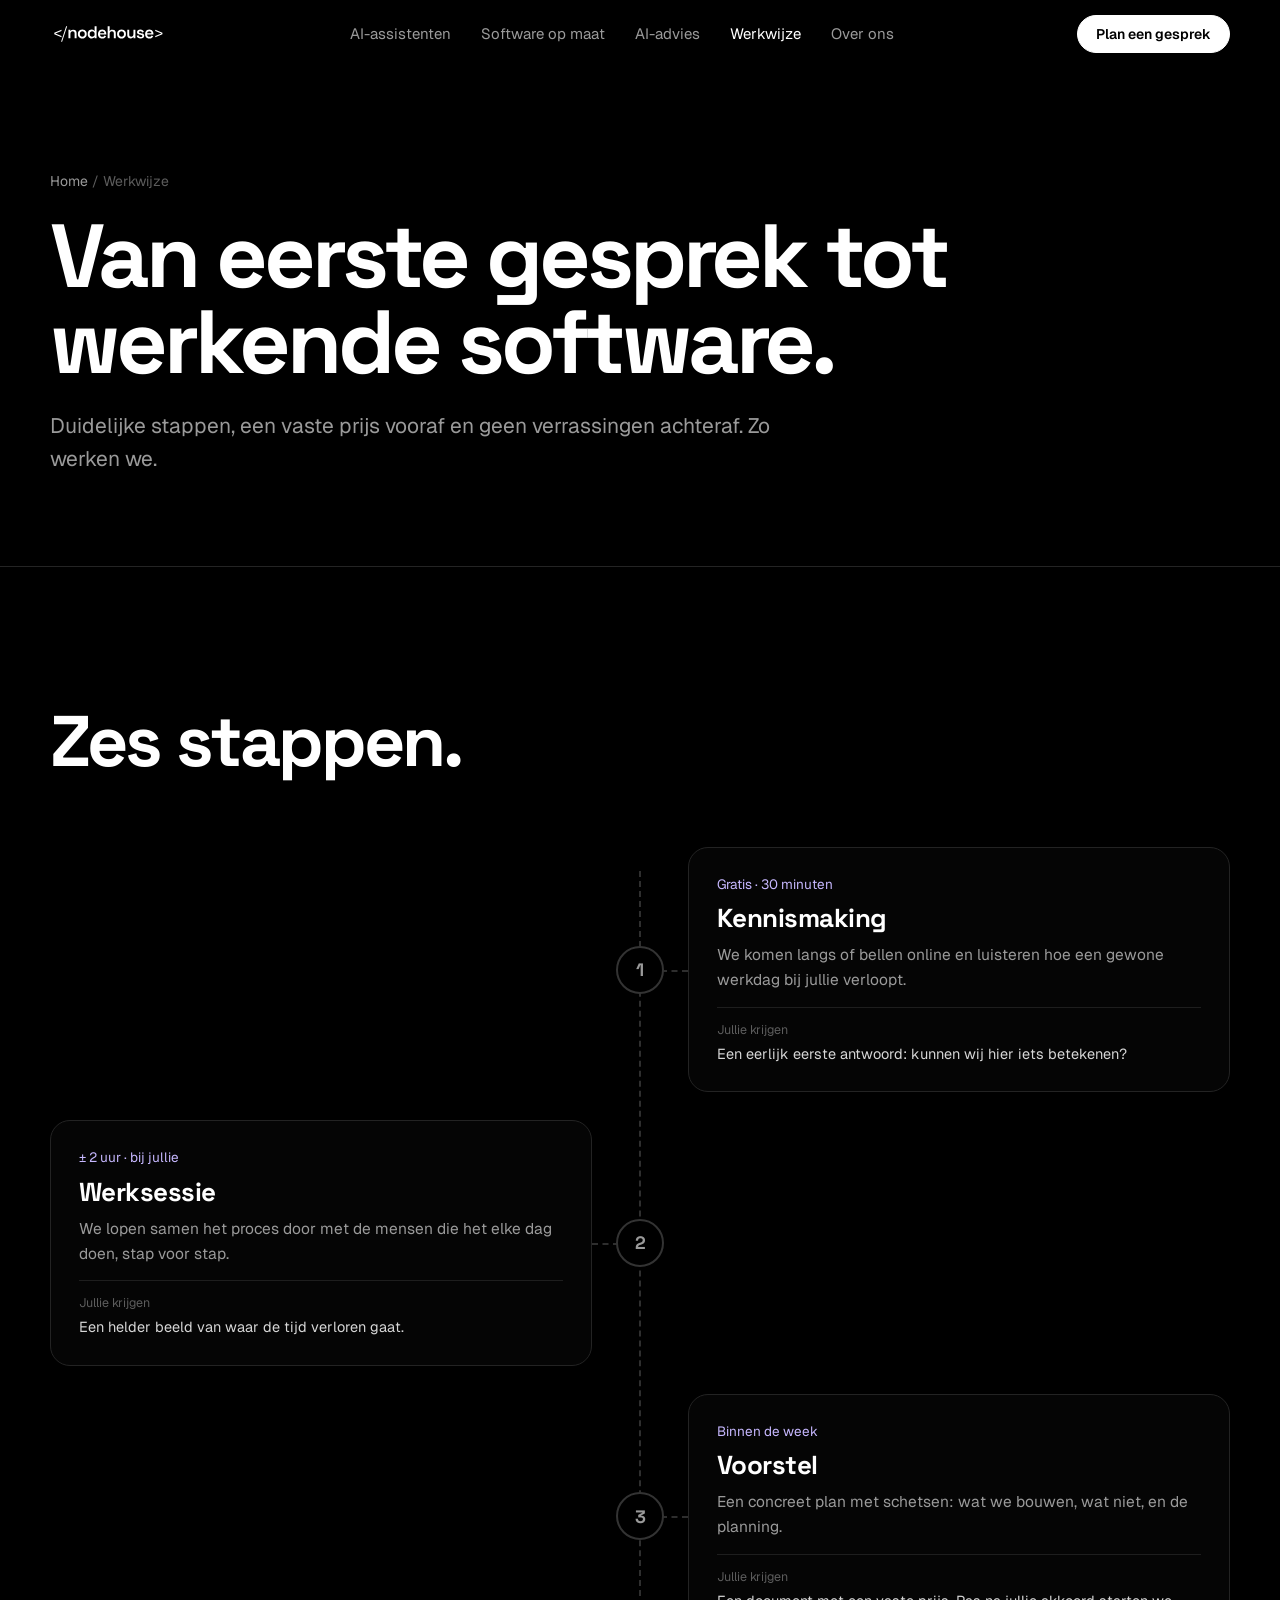
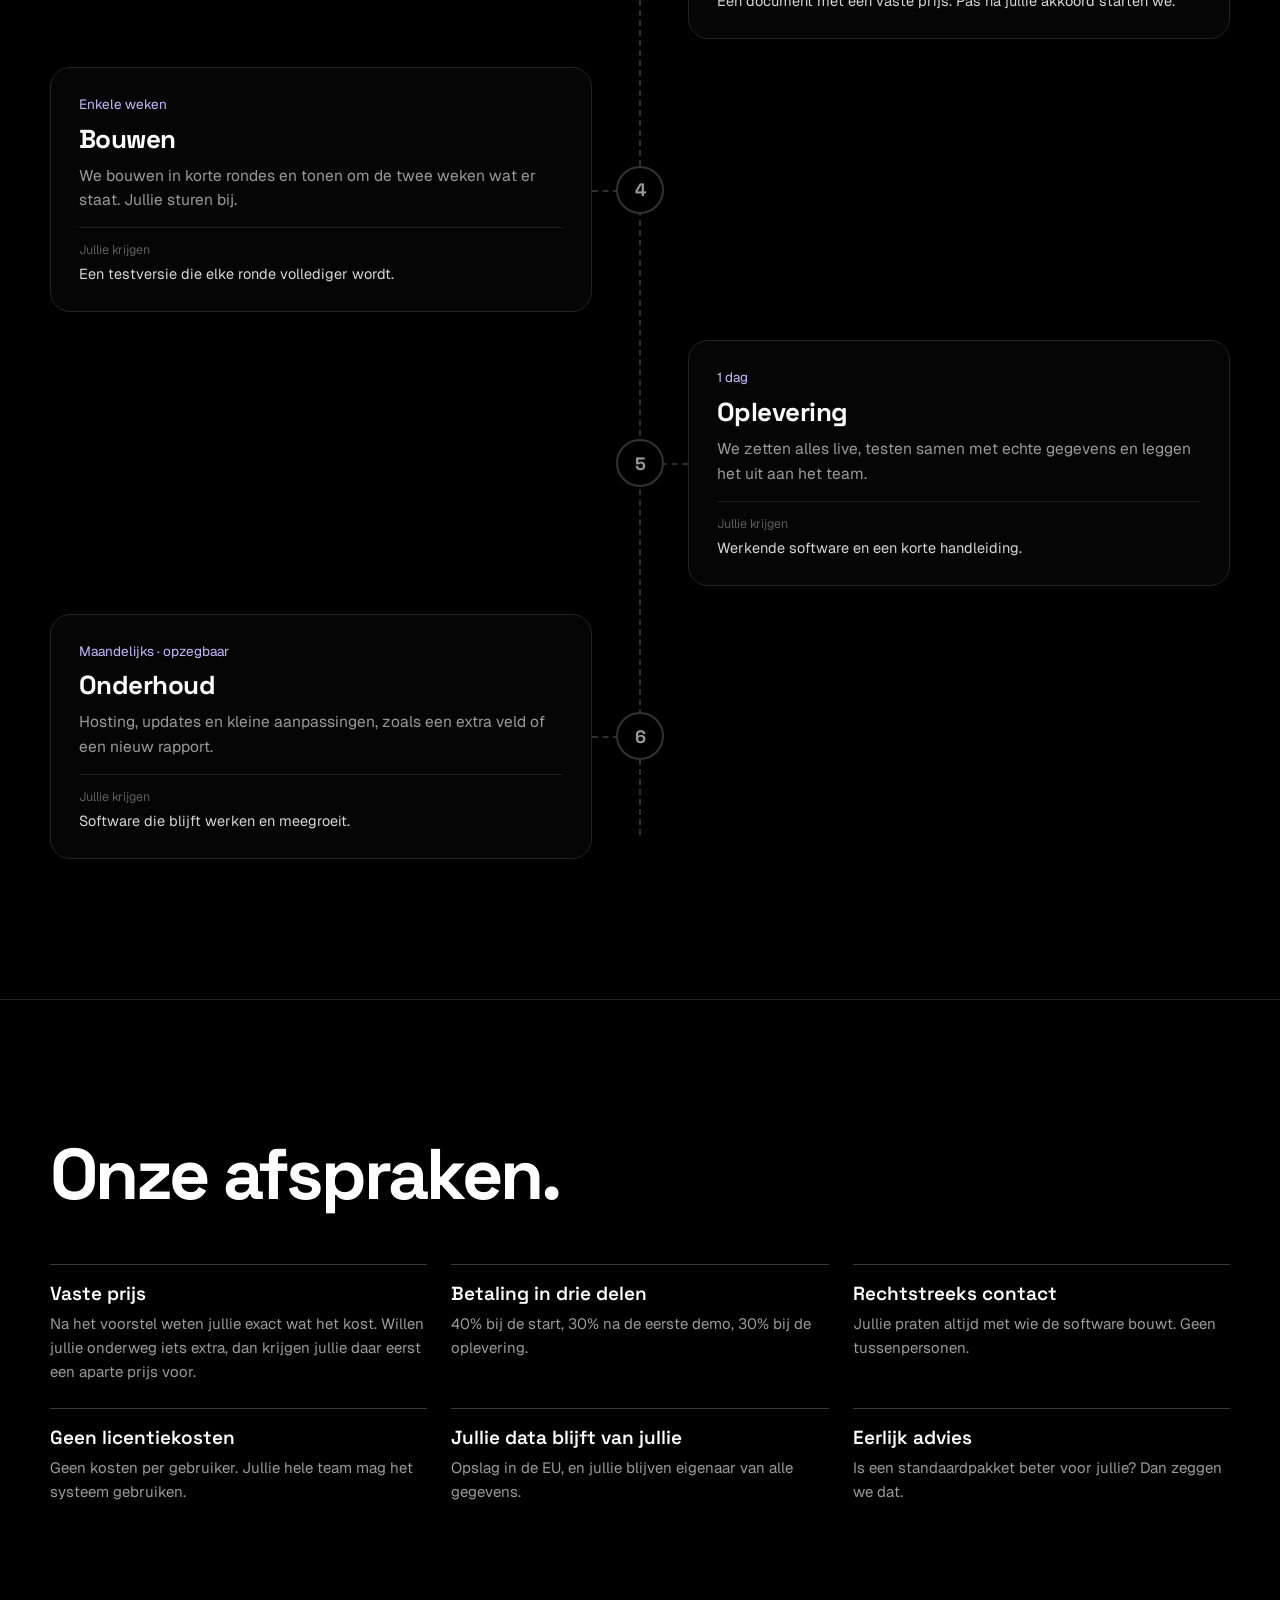
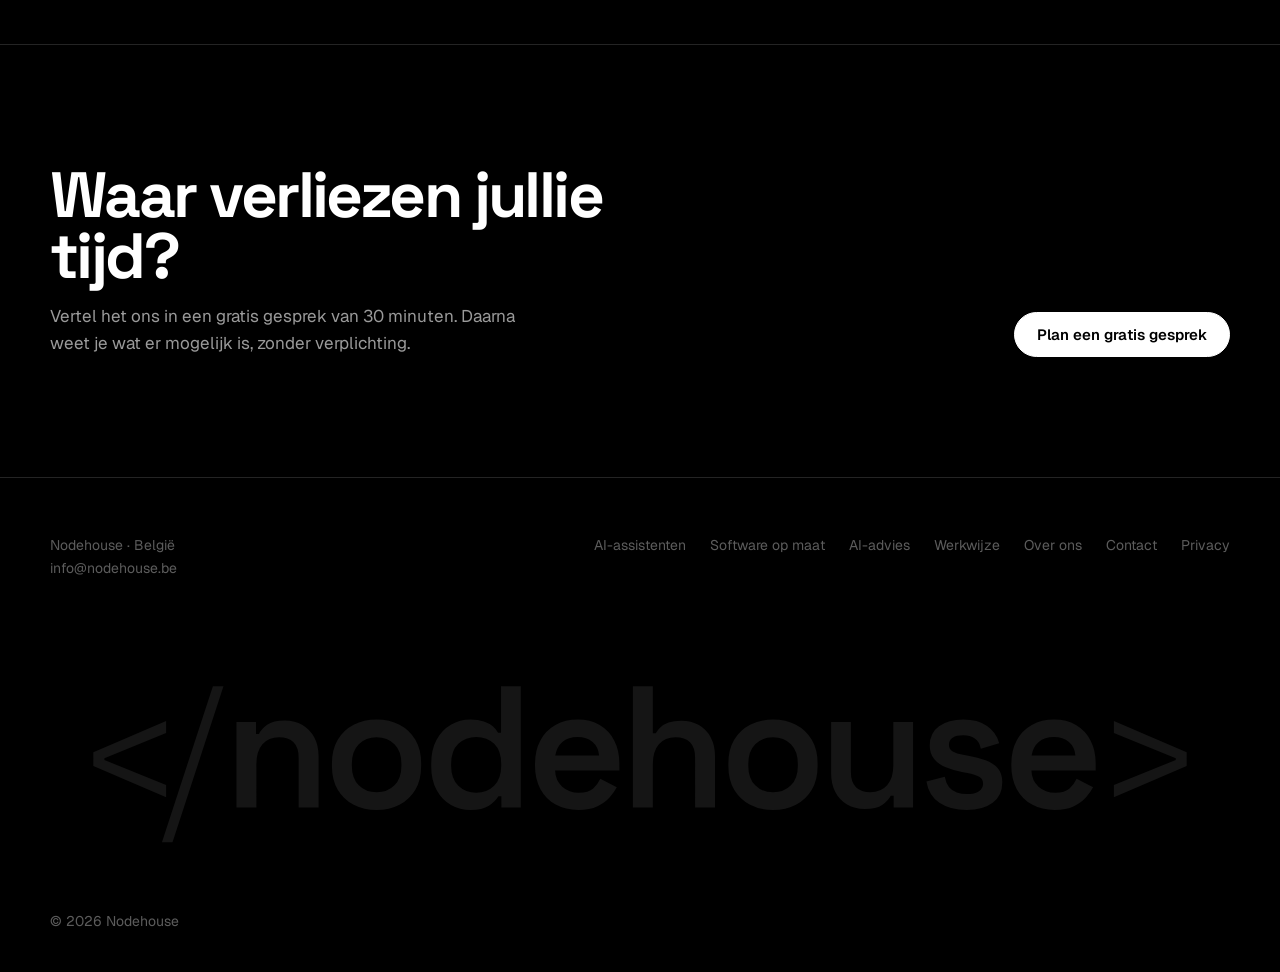
<file: werkwijze.html>
<!DOCTYPE html>
<html lang="nl">
<head>
<meta charset="utf-8">
<meta name="viewport" content="width=device-width, initial-scale=1">
<title>Werkwijze · Nodehouse</title>
<meta name="description" content="Van gratis kennismaking tot oplevering en onderhoud: zo bouwt Nodehouse software op maat, met een vaste prijs vooraf.">
<meta property="og:title" content="Werkwijze · Nodehouse">
<meta property="og:description" content="Van gratis kennismaking tot oplevering en onderhoud: zo bouwt Nodehouse software op maat, met een vaste prijs vooraf.">
<meta property="og:type" content="website">
<meta property="og:locale" content="nl_BE">
<meta name="theme-color" content="#000000">
<link rel="icon" href="data:image/svg+xml,%3Csvg xmlns="http://www.w3.org/2000/svg" viewBox="-0.1317 -1.6982 2.8965 2.8965"%3E%3Crect x="-0.1317" y="-1.6982" width="2.8965" height="2.8965" fill="%23000000"/%3E%3Cpath fill="%23FFFFFF" d="M0.52 -0.06 0.1 -0.24V-0.32L0.52 -0.5V-0.43L0.164 -0.285V-0.275L0.52 -0.13Z M0.5459999999999999 0.2 0.8399999999999999 -0.7000000000000001H0.9009999999999999L0.607 0.2Z M0.956 0.0V-0.494H1.069V-0.425H1.086Q1.099 -0.453 1.133 -0.478Q1.167 -0.503 1.236 -0.503Q1.2930000000000001 -0.503 1.3370000000000002 -0.477Q1.381 -0.451 1.4055 -0.405Q1.4300000000000002 -0.359 1.4300000000000002 -0.296V0.0H1.315V-0.28700000000000003Q1.315 -0.34700000000000003 1.2854999999999999 -0.37650000000000006Q1.256 -0.406 1.202 -0.406Q1.141 -0.406 1.1059999999999999 -0.36550000000000005Q1.071 -0.325 1.071 -0.25V0.0Z M1.521 0.0V-0.7000000000000001H1.636V-0.429H1.653Q1.661 -0.446 1.679 -0.46299999999999997Q1.697 -0.48 1.7265000000000001 -0.491Q1.756 -0.502 1.801 -0.502Q1.858 -0.502 1.9020000000000001 -0.47650000000000003Q1.946 -0.451 1.9705 -0.405Q1.995 -0.359 1.995 -0.296V0.0H1.88V-0.28700000000000003Q1.88 -0.34700000000000003 1.8504999999999998 -0.37650000000000006Q1.821 -0.406 1.767 -0.406Q1.706 -0.406 1.6709999999999998 -0.36550000000000005Q1.636 -0.325 1.636 -0.25V0.0Z M2.113 -0.06V-0.13L2.4699999999999998 -0.275V-0.285L2.113 -0.43V-0.5L2.533 -0.32V-0.24Z"/%3E%3C/svg%3E">
<link rel="preconnect" href="https://fonts.googleapis.com">
<link rel="preconnect" href="https://fonts.gstatic.com" crossorigin>
<link href="https://fonts.googleapis.com/css2?family=Space+Grotesk:wght@400;500;600;700&family=Geist:wght@400;500;600&family=Geist+Mono:wght@400;500&display=swap" rel="stylesheet">
<link rel="stylesheet" href="style.css">
</head>
<body>
<header class="nav" id="nav">
  <div class="wrap">
    <a href="index.html" class="logo" aria-label="Nodehouse, naar de homepagina"><svg class="logo-svg" aria-hidden="true" xmlns="http://www.w3.org/2000/svg" viewBox="-0.1500 -0.9500 6.8100 1.4000"><path fill="#FFFFFF" d="M0.52 -0.06 0.1 -0.24V-0.32L0.52 -0.5V-0.43L0.164 -0.285V-0.275L0.52 -0.13Z M0.496 0.2 0.79 -0.7000000000000001H0.851L0.5569999999999999 0.2Z M0.9259999999999999 0.0V-0.494H1.039V-0.425H1.056Q1.069 -0.453 1.103 -0.478Q1.137 -0.503 1.206 -0.503Q1.263 -0.503 1.307 -0.477Q1.351 -0.451 1.3755 -0.405Q1.4 -0.359 1.4 -0.296V0.0H1.285V-0.28700000000000003Q1.285 -0.34700000000000003 1.2555 -0.37650000000000006Q1.226 -0.406 1.172 -0.406Q1.111 -0.406 1.076 -0.36550000000000005Q1.041 -0.325 1.041 -0.25V0.0Z M1.7349999999999999 0.014Q1.661 0.014 1.6025 -0.0165Q1.544 -0.047 1.5105 -0.10350000000000001Q1.4769999999999999 -0.16 1.4769999999999999 -0.23900000000000002V-0.255Q1.4769999999999999 -0.334 1.5105 -0.391Q1.544 -0.448 1.6025 -0.478Q1.661 -0.508 1.7349999999999999 -0.508Q1.809 -0.508 1.867 -0.478Q1.9249999999999998 -0.448 1.9585 -0.391Q1.992 -0.334 1.992 -0.255V-0.23900000000000002Q1.992 -0.16 1.9585 -0.10350000000000001Q1.9249999999999998 -0.047 1.867 -0.0165Q1.809 0.014 1.7349999999999999 0.014ZM1.7349999999999999 -0.088Q1.798 -0.088 1.838 -0.1285Q1.878 -0.169 1.878 -0.242V-0.252Q1.878 -0.325 1.838 -0.36550000000000005Q1.798 -0.406 1.7349999999999999 -0.406Q1.672 -0.406 1.632 -0.36550000000000005Q1.5919999999999999 -0.325 1.5919999999999999 -0.252V-0.242Q1.5919999999999999 -0.169 1.632 -0.1285Q1.672 -0.088 1.7349999999999999 -0.088Z M2.276 0.014Q2.2159999999999997 0.014 2.1639999999999997 -0.0155Q2.112 -0.045 2.081 -0.10200000000000001Q2.05 -0.159 2.05 -0.23900000000000002V-0.255Q2.05 -0.335 2.081 -0.392Q2.112 -0.449 2.1635 -0.47850000000000004Q2.215 -0.508 2.276 -0.508Q2.322 -0.508 2.354 -0.497Q2.386 -0.486 2.4055 -0.469Q2.425 -0.452 2.436 -0.432H2.453V-0.7000000000000001H2.567V0.0H2.455V-0.065H2.4379999999999997Q2.42 -0.035 2.383 -0.010500000000000002Q2.346 0.014 2.276 0.014ZM2.31 -0.08600000000000001Q2.372 -0.08600000000000001 2.413 -0.1265Q2.4539999999999997 -0.167 2.4539999999999997 -0.242V-0.252Q2.4539999999999997 -0.328 2.4135 -0.368Q2.3729999999999998 -0.40800000000000003 2.31 -0.40800000000000003Q2.2479999999999998 -0.40800000000000003 2.2065 -0.368Q2.165 -0.328 2.165 -0.252V-0.242Q2.165 -0.167 2.2065 -0.1265Q2.2479999999999998 -0.08600000000000001 2.31 -0.08600000000000001Z M2.8989999999999996 0.014Q2.8249999999999997 0.014 2.7684999999999995 -0.0175Q2.7119999999999997 -0.049 2.6804999999999994 -0.10650000000000001Q2.6489999999999996 -0.164 2.6489999999999996 -0.241V-0.253Q2.6489999999999996 -0.331 2.6799999999999997 -0.388Q2.711 -0.445 2.7669999999999995 -0.47650000000000003Q2.8229999999999995 -0.508 2.8959999999999995 -0.508Q2.9679999999999995 -0.508 3.0219999999999994 -0.47650000000000003Q3.0759999999999996 -0.445 3.106 -0.388Q3.1359999999999997 -0.331 3.1359999999999997 -0.255V-0.214H2.7649999999999997Q2.7669999999999995 -0.156 2.8059999999999996 -0.121Q2.8449999999999998 -0.08600000000000001 2.9019999999999997 -0.08600000000000001Q2.9579999999999997 -0.08600000000000001 2.9849999999999994 -0.11050000000000001Q3.0119999999999996 -0.135 3.026 -0.166L3.1209999999999996 -0.117Q3.1069999999999998 -0.09 3.0805 -0.0595Q3.054 -0.029 3.01 -0.007500000000000001Q2.9659999999999997 0.014 2.8989999999999996 0.014ZM2.7659999999999996 -0.301H3.0189999999999997Q3.0149999999999997 -0.35000000000000003 2.9814999999999996 -0.379Q2.9479999999999995 -0.40800000000000003 2.8949999999999996 -0.40800000000000003Q2.84 -0.40800000000000003 2.8069999999999995 -0.379Q2.7739999999999996 -0.35000000000000003 2.7659999999999996 -0.301Z M3.2139999999999995 0.0V-0.7000000000000001H3.3289999999999997V-0.429H3.3459999999999996Q3.3539999999999996 -0.446 3.372 -0.46299999999999997Q3.3899999999999997 -0.48 3.4194999999999993 -0.491Q3.4489999999999994 -0.502 3.4939999999999998 -0.502Q3.5509999999999997 -0.502 3.5949999999999998 -0.47650000000000003Q3.6389999999999993 -0.451 3.6634999999999995 -0.405Q3.6879999999999997 -0.359 3.6879999999999997 -0.296V0.0H3.5729999999999995V-0.28700000000000003Q3.5729999999999995 -0.34700000000000003 3.5434999999999994 -0.37650000000000006Q3.5139999999999993 -0.406 3.4599999999999995 -0.406Q3.3989999999999996 -0.406 3.364 -0.36550000000000005Q3.3289999999999997 -0.325 3.3289999999999997 -0.25V0.0Z M4.023 0.014Q3.9489999999999994 0.014 3.8904999999999994 -0.0165Q3.8319999999999994 -0.047 3.7984999999999993 -0.10350000000000001Q3.7649999999999992 -0.16 3.7649999999999992 -0.23900000000000002V-0.255Q3.7649999999999992 -0.334 3.7984999999999993 -0.391Q3.8319999999999994 -0.448 3.8904999999999994 -0.478Q3.9489999999999994 -0.508 4.023 -0.508Q4.0969999999999995 -0.508 4.154999999999999 -0.478Q4.212999999999999 -0.448 4.246499999999999 -0.391Q4.279999999999999 -0.334 4.279999999999999 -0.255V-0.23900000000000002Q4.279999999999999 -0.16 4.246499999999999 -0.10350000000000001Q4.212999999999999 -0.047 4.154999999999999 -0.0165Q4.0969999999999995 0.014 4.023 0.014ZM4.023 -0.088Q4.085999999999999 -0.088 4.1259999999999994 -0.1285Q4.1659999999999995 -0.169 4.1659999999999995 -0.242V-0.252Q4.1659999999999995 -0.325 4.1259999999999994 -0.36550000000000005Q4.085999999999999 -0.406 4.023 -0.406Q3.959999999999999 -0.406 3.919999999999999 -0.36550000000000005Q3.8799999999999994 -0.325 3.8799999999999994 -0.252V-0.242Q3.8799999999999994 -0.169 3.919999999999999 -0.1285Q3.959999999999999 -0.088 4.023 -0.088Z M4.551 0.008Q4.494 0.008 4.449999999999999 -0.0175Q4.406 -0.043000000000000003 4.382 -0.08950000000000001Q4.358 -0.136 4.358 -0.198V-0.494H4.4719999999999995V-0.20700000000000002Q4.4719999999999995 -0.147 4.5015 -0.118Q4.531 -0.089 4.585 -0.089Q4.646 -0.089 4.6815 -0.129Q4.717 -0.169 4.717 -0.244V-0.494H4.8309999999999995V0.0H4.718999999999999V-0.069H4.702Q4.689 -0.042 4.6545000000000005 -0.017Q4.62 0.008 4.551 0.008Z M5.141 0.014Q5.045 0.014 4.9830000000000005 -0.028000000000000004Q4.921 -0.07 4.9079999999999995 -0.151L5.014 -0.178Q5.021 -0.14 5.039 -0.11800000000000001Q5.0569999999999995 -0.096 5.083499999999999 -0.087Q5.109999999999999 -0.078 5.141 -0.078Q5.188 -0.078 5.211499999999999 -0.095Q5.234999999999999 -0.112 5.234999999999999 -0.138Q5.234999999999999 -0.165 5.2124999999999995 -0.178Q5.1899999999999995 -0.191 5.144 -0.2L5.1129999999999995 -0.20500000000000002Q5.062 -0.215 5.02 -0.23249999999999998Q4.978 -0.25 4.9525 -0.28049999999999997Q4.927 -0.311 4.927 -0.358Q4.927 -0.43 4.980499999999999 -0.469Q5.034 -0.508 5.1209999999999996 -0.508Q5.204 -0.508 5.258 -0.471Q5.312 -0.434 5.328 -0.372L5.2219999999999995 -0.34Q5.2139999999999995 -0.382 5.186999999999999 -0.39949999999999997Q5.16 -0.417 5.1209999999999996 -0.417Q5.0809999999999995 -0.417 5.0595 -0.403Q5.038 -0.389 5.038 -0.363Q5.038 -0.337 5.0600000000000005 -0.324Q5.082 -0.311 5.119 -0.305L5.15 -0.299Q5.205 -0.289 5.249499999999999 -0.273Q5.294 -0.257 5.32 -0.227Q5.346 -0.197 5.346 -0.146Q5.346 -0.069 5.2905 -0.027500000000000004Q5.234999999999999 0.014 5.141 0.014Z M5.648000000000001 0.014Q5.574 0.014 5.5175 -0.0175Q5.461 -0.049 5.429500000000001 -0.10650000000000001Q5.398000000000001 -0.164 5.398000000000001 -0.241V-0.253Q5.398000000000001 -0.331 5.429 -0.388Q5.46 -0.445 5.516 -0.47650000000000003Q5.572 -0.508 5.6450000000000005 -0.508Q5.7170000000000005 -0.508 5.771000000000001 -0.47650000000000003Q5.825 -0.445 5.855 -0.388Q5.885 -0.331 5.885 -0.255V-0.214H5.514Q5.516 -0.156 5.555 -0.121Q5.594 -0.08600000000000001 5.651 -0.08600000000000001Q5.707 -0.08600000000000001 5.734 -0.11050000000000001Q5.761 -0.135 5.775 -0.166L5.87 -0.117Q5.856 -0.09 5.8294999999999995 -0.0595Q5.803 -0.029 5.759 -0.007500000000000001Q5.715 0.014 5.648000000000001 0.014ZM5.515000000000001 -0.301H5.768Q5.764 -0.35000000000000003 5.7305 -0.379Q5.697 -0.40800000000000003 5.644 -0.40800000000000003Q5.589 -0.40800000000000003 5.556000000000001 -0.379Q5.523000000000001 -0.35000000000000003 5.515000000000001 -0.301Z M5.99 -0.06V-0.13L6.347 -0.275V-0.285L5.99 -0.43V-0.5L6.41 -0.32V-0.24Z"/></svg></a>
    <ul><li><a href="ai-assistenten.html">AI-assistenten</a></li><li><a href="software-op-maat.html">Software op maat</a></li><li><a href="ai-advies.html">AI-advies</a></li><li><a href="werkwijze.html" aria-current="page">Werkwijze</a></li><li><a href="over-ons.html">Over ons</a></li><li class="m-only"><a href="contact.html">Contact</a></li></ul>
    <div class="nav-right"><a href="contact.html" class="btn">Plan een gesprek</a><button class="menu-btn" id="menu-btn" type="button" aria-expanded="false" aria-controls="nav">Menu</button></div>
  </div>
</header>
<main id="top">
  <section class="page-hero wrap">
    <p class="crumb"><a href="index.html">Home</a> / Werkwijze</p>
    <h1>Van eerste gesprek tot werkende software.</h1>
    <p class="lede">Duidelijke stappen, een vaste prijs vooraf en geen verrassingen achteraf. Zo werken we.</p>
    
  </section>
  <section class="block" id="stappen">
    <div class="wrap">
      <h2 class="h2 reveal">Zes stappen.</h2>
      <ol class="path" id="path"><span class="ptrack" aria-hidden="true"><i id="pfill"></i></span><li class="pstep reveal"><span class="pdot">1</span><div class="pcard"><p class="pdur">Gratis · 30 minuten</p><h3>Kennismaking</h3><p>We komen langs of bellen online en luisteren hoe een gewone werkdag bij jullie verloopt.</p><p class="pget"><span>Jullie krijgen</span>Een eerlijk eerste antwoord: kunnen wij hier iets betekenen?</p></div></li><li class="pstep reveal"><span class="pdot">2</span><div class="pcard"><p class="pdur">± 2 uur · bij jullie</p><h3>Werksessie</h3><p>We lopen samen het proces door met de mensen die het elke dag doen, stap voor stap.</p><p class="pget"><span>Jullie krijgen</span>Een helder beeld van waar de tijd verloren gaat.</p></div></li><li class="pstep reveal"><span class="pdot">3</span><div class="pcard"><p class="pdur">Binnen de week</p><h3>Voorstel</h3><p>Een concreet plan met schetsen: wat we bouwen, wat niet, en de planning.</p><p class="pget"><span>Jullie krijgen</span>Een document met een vaste prijs. Pas na jullie akkoord starten we.</p></div></li><li class="pstep reveal"><span class="pdot">4</span><div class="pcard"><p class="pdur">Enkele weken</p><h3>Bouwen</h3><p>We bouwen in korte rondes en tonen om de twee weken wat er staat. Jullie sturen bij.</p><p class="pget"><span>Jullie krijgen</span>Een testversie die elke ronde vollediger wordt.</p></div></li><li class="pstep reveal"><span class="pdot">5</span><div class="pcard"><p class="pdur">1 dag</p><h3>Oplevering</h3><p>We zetten alles live, testen samen met echte gegevens en leggen het uit aan het team.</p><p class="pget"><span>Jullie krijgen</span>Werkende software en een korte handleiding.</p></div></li><li class="pstep reveal"><span class="pdot">6</span><div class="pcard"><p class="pdur">Maandelijks · opzegbaar</p><h3>Onderhoud</h3><p>Hosting, updates en kleine aanpassingen, zoals een extra veld of een nieuw rapport.</p><p class="pget"><span>Jullie krijgen</span>Software die blijft werken en meegroeit.</p></div></li></ol>
    </div>
  </section>
  <section class="block" id="afspraken">
    <div class="wrap">
      <h2 class="h2 reveal">Onze afspraken.</h2>
      <ul class="facts">
        <li class="reveal"><b>Vaste prijs</b>Na het voorstel weten jullie exact wat het kost. Willen jullie onderweg iets extra, dan krijgen jullie daar eerst een aparte prijs voor.</li>
        <li class="reveal"><b>Betaling in drie delen</b>40% bij de start, 30% na de eerste demo, 30% bij de oplevering.</li>
        <li class="reveal"><b>Rechtstreeks contact</b>Jullie praten altijd met wie de software bouwt. Geen tussenpersonen.</li>
        <li class="reveal"><b>Geen licentiekosten</b>Geen kosten per gebruiker. Jullie hele team mag het systeem gebruiken.</li>
        <li class="reveal"><b>Jullie data blijft van jullie</b>Opslag in de EU, en jullie blijven eigenaar van alle gegevens.</li>
        <li class="reveal"><b>Eerlijk advies</b>Is een standaardpakket beter voor jullie? Dan zeggen we dat.</li>
      </ul>
    </div>
  </section>
  <section class="cta-band">
    <div class="wrap inner">
      <div><h2 class="reveal">Waar verliezen jullie tijd?</h2><p class="reveal">Vertel het ons in een gratis gesprek van 30 minuten. Daarna weet je wat er mogelijk is, zonder verplichting.</p></div>
      <div class="cta-row"><a href="contact.html" class="btn">Plan een gratis gesprek</a></div>
    </div>
  </section>
</main>
<footer>
  <div class="wrap">
    <div class="foot">
      <div>Nodehouse · België<br><a href="mailto:info@nodehouse.be">info@nodehouse.be</a></div>
      <nav><a href="ai-assistenten.html">AI-assistenten</a><a href="software-op-maat.html">Software op maat</a><a href="ai-advies.html">AI-advies</a><a href="werkwijze.html">Werkwijze</a><a href="over-ons.html">Over ons</a><a href="contact.html">Contact</a><a href="privacy.html">Privacy</a></nav>
    </div>
    <div class="giant" aria-hidden="true"><svg class="giant-svg" xmlns="http://www.w3.org/2000/svg" viewBox="-0.1500 -0.9500 6.8100 1.4000"><path fill="#151515" d="M0.52 -0.06 0.1 -0.24V-0.32L0.52 -0.5V-0.43L0.164 -0.285V-0.275L0.52 -0.13Z M0.496 0.2 0.79 -0.7000000000000001H0.851L0.5569999999999999 0.2Z M0.9259999999999999 0.0V-0.494H1.039V-0.425H1.056Q1.069 -0.453 1.103 -0.478Q1.137 -0.503 1.206 -0.503Q1.263 -0.503 1.307 -0.477Q1.351 -0.451 1.3755 -0.405Q1.4 -0.359 1.4 -0.296V0.0H1.285V-0.28700000000000003Q1.285 -0.34700000000000003 1.2555 -0.37650000000000006Q1.226 -0.406 1.172 -0.406Q1.111 -0.406 1.076 -0.36550000000000005Q1.041 -0.325 1.041 -0.25V0.0Z M1.7349999999999999 0.014Q1.661 0.014 1.6025 -0.0165Q1.544 -0.047 1.5105 -0.10350000000000001Q1.4769999999999999 -0.16 1.4769999999999999 -0.23900000000000002V-0.255Q1.4769999999999999 -0.334 1.5105 -0.391Q1.544 -0.448 1.6025 -0.478Q1.661 -0.508 1.7349999999999999 -0.508Q1.809 -0.508 1.867 -0.478Q1.9249999999999998 -0.448 1.9585 -0.391Q1.992 -0.334 1.992 -0.255V-0.23900000000000002Q1.992 -0.16 1.9585 -0.10350000000000001Q1.9249999999999998 -0.047 1.867 -0.0165Q1.809 0.014 1.7349999999999999 0.014ZM1.7349999999999999 -0.088Q1.798 -0.088 1.838 -0.1285Q1.878 -0.169 1.878 -0.242V-0.252Q1.878 -0.325 1.838 -0.36550000000000005Q1.798 -0.406 1.7349999999999999 -0.406Q1.672 -0.406 1.632 -0.36550000000000005Q1.5919999999999999 -0.325 1.5919999999999999 -0.252V-0.242Q1.5919999999999999 -0.169 1.632 -0.1285Q1.672 -0.088 1.7349999999999999 -0.088Z M2.276 0.014Q2.2159999999999997 0.014 2.1639999999999997 -0.0155Q2.112 -0.045 2.081 -0.10200000000000001Q2.05 -0.159 2.05 -0.23900000000000002V-0.255Q2.05 -0.335 2.081 -0.392Q2.112 -0.449 2.1635 -0.47850000000000004Q2.215 -0.508 2.276 -0.508Q2.322 -0.508 2.354 -0.497Q2.386 -0.486 2.4055 -0.469Q2.425 -0.452 2.436 -0.432H2.453V-0.7000000000000001H2.567V0.0H2.455V-0.065H2.4379999999999997Q2.42 -0.035 2.383 -0.010500000000000002Q2.346 0.014 2.276 0.014ZM2.31 -0.08600000000000001Q2.372 -0.08600000000000001 2.413 -0.1265Q2.4539999999999997 -0.167 2.4539999999999997 -0.242V-0.252Q2.4539999999999997 -0.328 2.4135 -0.368Q2.3729999999999998 -0.40800000000000003 2.31 -0.40800000000000003Q2.2479999999999998 -0.40800000000000003 2.2065 -0.368Q2.165 -0.328 2.165 -0.252V-0.242Q2.165 -0.167 2.2065 -0.1265Q2.2479999999999998 -0.08600000000000001 2.31 -0.08600000000000001Z M2.8989999999999996 0.014Q2.8249999999999997 0.014 2.7684999999999995 -0.0175Q2.7119999999999997 -0.049 2.6804999999999994 -0.10650000000000001Q2.6489999999999996 -0.164 2.6489999999999996 -0.241V-0.253Q2.6489999999999996 -0.331 2.6799999999999997 -0.388Q2.711 -0.445 2.7669999999999995 -0.47650000000000003Q2.8229999999999995 -0.508 2.8959999999999995 -0.508Q2.9679999999999995 -0.508 3.0219999999999994 -0.47650000000000003Q3.0759999999999996 -0.445 3.106 -0.388Q3.1359999999999997 -0.331 3.1359999999999997 -0.255V-0.214H2.7649999999999997Q2.7669999999999995 -0.156 2.8059999999999996 -0.121Q2.8449999999999998 -0.08600000000000001 2.9019999999999997 -0.08600000000000001Q2.9579999999999997 -0.08600000000000001 2.9849999999999994 -0.11050000000000001Q3.0119999999999996 -0.135 3.026 -0.166L3.1209999999999996 -0.117Q3.1069999999999998 -0.09 3.0805 -0.0595Q3.054 -0.029 3.01 -0.007500000000000001Q2.9659999999999997 0.014 2.8989999999999996 0.014ZM2.7659999999999996 -0.301H3.0189999999999997Q3.0149999999999997 -0.35000000000000003 2.9814999999999996 -0.379Q2.9479999999999995 -0.40800000000000003 2.8949999999999996 -0.40800000000000003Q2.84 -0.40800000000000003 2.8069999999999995 -0.379Q2.7739999999999996 -0.35000000000000003 2.7659999999999996 -0.301Z M3.2139999999999995 0.0V-0.7000000000000001H3.3289999999999997V-0.429H3.3459999999999996Q3.3539999999999996 -0.446 3.372 -0.46299999999999997Q3.3899999999999997 -0.48 3.4194999999999993 -0.491Q3.4489999999999994 -0.502 3.4939999999999998 -0.502Q3.5509999999999997 -0.502 3.5949999999999998 -0.47650000000000003Q3.6389999999999993 -0.451 3.6634999999999995 -0.405Q3.6879999999999997 -0.359 3.6879999999999997 -0.296V0.0H3.5729999999999995V-0.28700000000000003Q3.5729999999999995 -0.34700000000000003 3.5434999999999994 -0.37650000000000006Q3.5139999999999993 -0.406 3.4599999999999995 -0.406Q3.3989999999999996 -0.406 3.364 -0.36550000000000005Q3.3289999999999997 -0.325 3.3289999999999997 -0.25V0.0Z M4.023 0.014Q3.9489999999999994 0.014 3.8904999999999994 -0.0165Q3.8319999999999994 -0.047 3.7984999999999993 -0.10350000000000001Q3.7649999999999992 -0.16 3.7649999999999992 -0.23900000000000002V-0.255Q3.7649999999999992 -0.334 3.7984999999999993 -0.391Q3.8319999999999994 -0.448 3.8904999999999994 -0.478Q3.9489999999999994 -0.508 4.023 -0.508Q4.0969999999999995 -0.508 4.154999999999999 -0.478Q4.212999999999999 -0.448 4.246499999999999 -0.391Q4.279999999999999 -0.334 4.279999999999999 -0.255V-0.23900000000000002Q4.279999999999999 -0.16 4.246499999999999 -0.10350000000000001Q4.212999999999999 -0.047 4.154999999999999 -0.0165Q4.0969999999999995 0.014 4.023 0.014ZM4.023 -0.088Q4.085999999999999 -0.088 4.1259999999999994 -0.1285Q4.1659999999999995 -0.169 4.1659999999999995 -0.242V-0.252Q4.1659999999999995 -0.325 4.1259999999999994 -0.36550000000000005Q4.085999999999999 -0.406 4.023 -0.406Q3.959999999999999 -0.406 3.919999999999999 -0.36550000000000005Q3.8799999999999994 -0.325 3.8799999999999994 -0.252V-0.242Q3.8799999999999994 -0.169 3.919999999999999 -0.1285Q3.959999999999999 -0.088 4.023 -0.088Z M4.551 0.008Q4.494 0.008 4.449999999999999 -0.0175Q4.406 -0.043000000000000003 4.382 -0.08950000000000001Q4.358 -0.136 4.358 -0.198V-0.494H4.4719999999999995V-0.20700000000000002Q4.4719999999999995 -0.147 4.5015 -0.118Q4.531 -0.089 4.585 -0.089Q4.646 -0.089 4.6815 -0.129Q4.717 -0.169 4.717 -0.244V-0.494H4.8309999999999995V0.0H4.718999999999999V-0.069H4.702Q4.689 -0.042 4.6545000000000005 -0.017Q4.62 0.008 4.551 0.008Z M5.141 0.014Q5.045 0.014 4.9830000000000005 -0.028000000000000004Q4.921 -0.07 4.9079999999999995 -0.151L5.014 -0.178Q5.021 -0.14 5.039 -0.11800000000000001Q5.0569999999999995 -0.096 5.083499999999999 -0.087Q5.109999999999999 -0.078 5.141 -0.078Q5.188 -0.078 5.211499999999999 -0.095Q5.234999999999999 -0.112 5.234999999999999 -0.138Q5.234999999999999 -0.165 5.2124999999999995 -0.178Q5.1899999999999995 -0.191 5.144 -0.2L5.1129999999999995 -0.20500000000000002Q5.062 -0.215 5.02 -0.23249999999999998Q4.978 -0.25 4.9525 -0.28049999999999997Q4.927 -0.311 4.927 -0.358Q4.927 -0.43 4.980499999999999 -0.469Q5.034 -0.508 5.1209999999999996 -0.508Q5.204 -0.508 5.258 -0.471Q5.312 -0.434 5.328 -0.372L5.2219999999999995 -0.34Q5.2139999999999995 -0.382 5.186999999999999 -0.39949999999999997Q5.16 -0.417 5.1209999999999996 -0.417Q5.0809999999999995 -0.417 5.0595 -0.403Q5.038 -0.389 5.038 -0.363Q5.038 -0.337 5.0600000000000005 -0.324Q5.082 -0.311 5.119 -0.305L5.15 -0.299Q5.205 -0.289 5.249499999999999 -0.273Q5.294 -0.257 5.32 -0.227Q5.346 -0.197 5.346 -0.146Q5.346 -0.069 5.2905 -0.027500000000000004Q5.234999999999999 0.014 5.141 0.014Z M5.648000000000001 0.014Q5.574 0.014 5.5175 -0.0175Q5.461 -0.049 5.429500000000001 -0.10650000000000001Q5.398000000000001 -0.164 5.398000000000001 -0.241V-0.253Q5.398000000000001 -0.331 5.429 -0.388Q5.46 -0.445 5.516 -0.47650000000000003Q5.572 -0.508 5.6450000000000005 -0.508Q5.7170000000000005 -0.508 5.771000000000001 -0.47650000000000003Q5.825 -0.445 5.855 -0.388Q5.885 -0.331 5.885 -0.255V-0.214H5.514Q5.516 -0.156 5.555 -0.121Q5.594 -0.08600000000000001 5.651 -0.08600000000000001Q5.707 -0.08600000000000001 5.734 -0.11050000000000001Q5.761 -0.135 5.775 -0.166L5.87 -0.117Q5.856 -0.09 5.8294999999999995 -0.0595Q5.803 -0.029 5.759 -0.007500000000000001Q5.715 0.014 5.648000000000001 0.014ZM5.515000000000001 -0.301H5.768Q5.764 -0.35000000000000003 5.7305 -0.379Q5.697 -0.40800000000000003 5.644 -0.40800000000000003Q5.589 -0.40800000000000003 5.556000000000001 -0.379Q5.523000000000001 -0.35000000000000003 5.515000000000001 -0.301Z M5.99 -0.06V-0.13L6.347 -0.275V-0.285L5.99 -0.43V-0.5L6.41 -0.32V-0.24Z"/></svg></div>
    <p style="margin-top:24px">© <span id="yr">2026</span> Nodehouse</p>
  </div>
</footer>
<script src="site.js"></script>

</body>
</html>
</file>
<file: style.css>
:root{
  --black:#000;--white:#fff;--grey:#9a9a9a;--dim:#5c5c5c;--line:#242424;--panel:#0d0d0d;
  --ai:#C7B8FF;--ai-soft:rgba(199,184,255,.12);
  --display:"Space Grotesk",system-ui,sans-serif;--body:"Geist",system-ui,sans-serif;
  --wrap:min(1180px,100% - 48px);
}
*{box-sizing:border-box;margin:0;padding:0}
html{scroll-behavior:smooth;-webkit-text-size-adjust:100%}
body{background:var(--black);color:var(--white);font:400 17px/1.6 var(--body);-webkit-font-smoothing:antialiased;overflow-x:hidden}
a{color:inherit}
img,svg{display:block}
::selection{background:var(--ai);color:#000}
:focus-visible{outline:2px solid var(--ai);outline-offset:3px;border-radius:4px}
.wrap{width:var(--wrap);margin-inline:auto}
.ai{color:var(--ai)}

/* nav */
.nav{position:fixed;inset:0 0 auto;z-index:50;transition:background .3s,border-color .3s;border-bottom:1px solid transparent}
.nav.solid{background:rgba(0,0,0,.82);backdrop-filter:blur(14px);-webkit-backdrop-filter:blur(14px);border-color:var(--line)}
.nav .wrap{display:flex;align-items:center;justify-content:space-between;height:68px}
.logo-svg{height:24px;width:auto;display:block}.giant-svg{width:100%;height:auto;display:block}
.logo{font:700 20px/1 var(--display);text-decoration:none;letter-spacing:-.02em;display:flex;align-items:center;gap:8px}
.logo i{width:8px;height:8px;border-radius:50%;background:var(--ai);display:inline-block}
.nav ul{display:flex;gap:30px;list-style:none;font-size:15px;color:var(--grey)}
.nav ul a{text-decoration:none;transition:color .2s}
.nav ul a:hover{color:var(--white)}
.btn{display:inline-flex;align-items:center;gap:10px;font:600 15px/1 var(--body);text-decoration:none;border-radius:999px;padding:14px 22px;border:1px solid var(--white);background:var(--white);color:#000;cursor:pointer;transition:transform .2s,background .2s,color .2s}
.btn:hover{transform:translateY(-1px)}
.btn.ghost{background:transparent;color:var(--white);border-color:#3a3a3a}
.btn.ghost:hover{border-color:var(--white)}
.nav .btn{padding:11px 18px;font-size:14px}

/* hero */
.hero{min-height:100svh;display:flex;flex-direction:column;justify-content:flex-end;padding:140px 0 56px}
.hero h1{font:700 clamp(48px,9.2vw,138px)/.9 var(--display);letter-spacing:-.045em;max-width:17ch}
.hero h1 .line{display:block;overflow:hidden;padding-bottom:.12em;margin-bottom:-.12em}
.hero h1 .line span{display:inline-block;transform:translateY(105%);animation:rise 1s cubic-bezier(.2,.8,.2,1) forwards}
.hero h1 .line:nth-child(2) span{animation-delay:.12s;color:var(--grey)}
@keyframes rise{to{transform:none}}
.hero-foot{display:grid;grid-template-columns:1fr auto;gap:40px;align-items:end;margin-top:56px;padding-top:28px;border-top:1px solid var(--line);opacity:0;animation:fade 1s .6s forwards}
@keyframes fade{to{opacity:1}}
.hero-foot p{max-width:46ch;color:var(--grey);font-size:19px}
.hero-foot p strong{color:var(--white);font-weight:500}
.cta-row{display:flex;gap:12px;flex-wrap:wrap}
.scroll-hint{margin-top:40px;font-size:14px;color:var(--dim);display:flex;align-items:center;gap:10px}
.scroll-hint b{width:1px;height:28px;background:linear-gradient(var(--ai),transparent);display:inline-block;animation:drip 1.8s infinite}
@keyframes drip{0%{transform:scaleY(0);transform-origin:top}50%{transform:scaleY(1);transform-origin:top}51%{transform-origin:bottom}100%{transform:scaleY(0);transform-origin:bottom}}

/* demo */
.ico{width:18px;height:18px;fill:none;stroke:currentColor;stroke-width:1.7;stroke-linecap:round;stroke-linejoin:round;flex:none}
.demo{position:relative;height:720vh}
.demo-stick{position:sticky;top:0;height:100svh;display:flex;align-items:center;overflow:hidden}
.demo-grid{display:grid;grid-template-columns:minmax(0,.85fr) minmax(0,1.15fr);gap:48px;align-items:center}
.steps{position:relative;min-height:250px}
.step{position:absolute;inset:0;opacity:0;transform:translateY(14px);transition:opacity .45s,transform .45s;pointer-events:none}
.step.on{opacity:1;transform:none}
.step small{display:flex;align-items:center;gap:8px;color:var(--ai);font-size:14px;margin-bottom:14px}
.step small .ico{width:20px;height:20px}
.step h2{font:600 clamp(30px,3.4vw,48px)/1.04 var(--display);letter-spacing:-.03em;margin-bottom:16px}
.step p{color:var(--grey);max-width:40ch}
.rail{display:flex;gap:6px;margin-top:290px}
.rail span{height:3px;flex:1;background:var(--line);border-radius:3px;overflow:hidden;position:relative}
.rail span i{position:absolute;inset:0;background:var(--ai);transform:scaleX(0);transform-origin:left}
.viz-wrap{position:relative;height:600px;perspective:2000px}
.viz{position:absolute;left:50%;top:50%;width:460px;height:320px;margin:-160px 0 0 -230px;transform-style:preserve-3d}
.layer{position:absolute;inset:0;background:#0e0e0e;border:1px solid #3a3a3a;border-radius:16px;padding:18px 20px;font-size:13.5px;transform-style:preserve-3d;will-change:transform,opacity;transition:border-color .3s,box-shadow .3s;backface-visibility:hidden}
.layer.act{border-color:var(--ai);box-shadow:0 30px 90px -30px rgba(199,184,255,.55)}
.ltag{position:absolute;right:14px;top:-13px;display:flex;align-items:center;gap:6px;background:#000;border:1px solid #333;color:var(--grey);border-radius:999px;padding:4px 10px;font-size:12px;opacity:0;white-space:nowrap}
.ltag .ico{width:14px;height:14px}
.layer.act .ltag{border-color:var(--ai);color:var(--ai)}
.lt{display:flex;align-items:center;gap:10px;font:600 16px var(--display);margin-bottom:12px}
.lt .ico{color:var(--ai);width:20px;height:20px}
.mail-head{display:flex;gap:12px;align-items:center;margin-bottom:12px}
.av{width:34px;height:34px;border-radius:50%;background:#262626;display:grid;place-items:center;font-weight:600;font-size:13px;flex:none}
.mail-head b{display:block;font-weight:600}
.mail-head span{color:var(--dim);font-size:12px}
.subj{font:600 17px/1.25 var(--display);margin-bottom:8px}
.mail-text{color:#cfcfcf;line-height:1.65}
.mail-text mark{background:transparent;color:inherit;border-radius:4px;padding:0 2px;transition:background .3s,color .3s}
.mail-text mark.hl{background:var(--ai-soft);color:var(--ai)}
.rows{display:flex;flex-direction:column;gap:7px}
.r{display:grid;grid-template-columns:32px 1fr auto;gap:10px;align-items:center;padding:7px 10px;border:1px solid #232323;border-radius:10px}
.r .ri{width:32px;height:32px;border-radius:9px;background:#181818;display:grid;place-items:center;color:#d0d0d0}
.r b{font-weight:500;display:block;font-size:13.5px}
.r span{color:var(--dim);font-size:12px}
.r em{font-style:normal;color:var(--ai);font-size:12px;display:flex;align-items:center;gap:4px}
.r em .ico{width:14px;height:14px}
.q{border:1px solid #232323;border-radius:10px;overflow:hidden;font-size:13px}
.q div{display:flex;justify-content:space-between;padding:7px 12px;border-top:1px solid #1e1e1e}
.q div:first-child{border:0;background:#141414;color:var(--grey);font-size:12px}
.q div span{color:var(--dim);font-size:11.5px;margin-left:6px}
.q .v{font-variant-numeric:tabular-nums}
.q .tot{font:600 15px var(--display);border-top:1px solid #333}
.q .tot .v{color:var(--ai)}
.to{color:var(--dim);font-size:12px;margin-bottom:4px}
.reply{color:#cfcfcf;line-height:1.55;margin:4px 0 12px}
.attach{display:flex;align-items:center;gap:12px;padding:9px 12px;border:1px solid #2a2a2a;border-radius:10px;width:max-content}
.attach .pdf{width:28px;height:34px;border-radius:5px;background:var(--ai);color:#000;font-size:9.5px;font-weight:700;display:grid;place-items:end center;padding-bottom:4px}
.attach span{color:var(--dim);font-size:12px;display:block}
.ready-bar{position:absolute;left:20px;right:20px;bottom:16px;display:flex;align-items:center;justify-content:space-between;gap:12px;padding-top:12px;border-top:1px solid #222}
.ready-bar p{font-size:12.5px;color:var(--grey)}
.ready-bar p b{color:var(--ai);font-weight:500}
.send{display:flex;align-items:center;gap:6px;background:var(--white);color:#000;border:0;border-radius:999px;padding:9px 16px;font:600 13px var(--body);cursor:pointer}
.send .ico{width:14px;height:14px}
.send.sent{background:var(--ai)}

.layer>*:not(.ltag):not(.ready-bar){opacity:var(--c,1);transition:opacity .35s}
.layer .ready-bar{opacity:var(--c,1)}
.q .v{line-height:1.2em;display:flex;align-items:flex-end}.q .v>span{display:inline-block;height:1.2em;line-height:1.2em;vertical-align:bottom}
.q .v span{margin:0!important;color:inherit!important;font-size:inherit!important}
.sl{display:inline-block;height:1.2em;overflow:hidden;vertical-align:bottom;line-height:1.2em}
.sl .col{display:flex;flex-direction:column;transition:transform 1s cubic-bezier(.15,.9,.25,1)}
.sl .col i{font-style:normal;height:1.2em}
.st-in .r,.st-in .q>div{opacity:0;transform:translateX(14px)}
.st-in.go .r,.st-in.go .q>div{opacity:1;transform:none;transition:opacity .4s,transform .5s cubic-bezier(.2,.8,.2,1)}
.r em{transition:opacity .25s}
.r .spin{display:none;width:14px;height:14px;border:2px solid #333;border-top-color:var(--ai);border-radius:50%;animation:spn .7s linear infinite}
.r.loading em{display:none}.r.loading .spin{display:block}
@keyframes spn{to{transform:rotate(360deg)}}
.r.done .ri{background:var(--ai);color:#000;transition:background .3s,color .3s}
.q .tot.glow{animation:glw 1.2s ease-out}
@keyframes glw{0%{background:rgba(199,184,255,.35)}100%{background:transparent}}
.scan{position:absolute;left:0;right:0;height:46px;top:0;background:linear-gradient(transparent,rgba(199,184,255,.18),transparent);border-bottom:1px solid var(--ai);opacity:0;pointer-events:none}
.attach{transition:opacity .5s,transform .5s}
.att-hide .attach{opacity:0;transform:translateY(10px)}
.send.pulse{animation:pls 1.6s infinite}
@keyframes pls{0%{box-shadow:0 0 0 0 rgba(199,184,255,.7)}70%{box-shadow:0 0 0 12px rgba(199,184,255,0)}100%{box-shadow:0 0 0 0 rgba(199,184,255,0)}}
.caret::after{content:"";display:inline-block;width:1px;height:1em;background:var(--ai);vertical-align:-2px;margin-left:1px;animation:pulse .8s infinite}
.assure{list-style:none;display:flex;flex-wrap:wrap;gap:10px 28px;margin-top:28px;color:var(--grey);font-size:14.5px;opacity:0;animation:fade 1s .8s forwards}
.assure li{display:flex;align-items:center;gap:8px}
.assure li::before{content:"";width:6px;height:6px;border-radius:50%;background:var(--ai)}
.chips{list-style:none;display:flex;flex-wrap:wrap;gap:10px;margin-top:40px}
.chips li{border:1px solid #2e2e2e;border-radius:999px;padding:8px 16px;font-size:14.5px;color:#cfcfcf}
/* sections */
section.block{padding:140px 0;border-top:1px solid var(--line)}
.h2{font:700 clamp(38px,5.6vw,80px)/.95 var(--display);letter-spacing:-.04em;max-width:16ch}
.lede{color:var(--grey);font-size:19px;max-width:52ch;margin-top:24px}

.versus{display:grid;grid-template-columns:1fr 1fr;gap:1px;background:var(--line);margin-top:72px;border:1px solid var(--line);border-radius:20px;overflow:hidden}
.versus>div{background:var(--black);padding:40px}
.versus h3{font:600 22px var(--display);margin-bottom:24px;letter-spacing:-.01em}
.versus h3 span{color:var(--dim);font-weight:400}
.apps{display:flex;flex-wrap:wrap;gap:10px}
.apps span{border:1px dashed #3a3a3a;border-radius:10px;padding:10px 14px;font-size:14px;color:var(--grey)}
.tally{margin-top:28px;color:var(--grey);font-size:15px}
.tally b{color:var(--white);font:600 32px var(--display);display:block;letter-spacing:-.02em}
.one{border:1px solid var(--ai);border-radius:14px;padding:18px;display:flex;flex-direction:column;gap:10px}
.one div{display:flex;justify-content:space-between;font-size:14px;color:var(--grey);padding-bottom:10px;border-bottom:1px solid var(--line)}
.one div:last-child{border:0;padding:0}
.one div b{color:var(--ai);font-weight:500}

.builds{margin-top:72px}
.build{display:grid;grid-template-columns:minmax(0,1fr) minmax(0,1.3fr);gap:48px;padding:36px 0;border-top:1px solid var(--line);align-items:baseline}
.build:last-child{border-bottom:1px solid var(--line)}
.build h3{font:600 clamp(24px,2.6vw,34px)/1.1 var(--display);letter-spacing:-.02em}
.build p{color:var(--grey);max-width:56ch}
.build p b{color:var(--white);font-weight:500}

.process{list-style:none;margin-top:72px;display:grid;grid-template-columns:repeat(4,1fr);gap:24px;counter-reset:s}
.process li{counter-increment:s;padding-top:24px;border-top:1px solid #3a3a3a;position:relative}
.process li::before{content:counter(s);font:700 64px/1 var(--display);color:#1f1f1f;display:block;margin-bottom:18px;letter-spacing:-.04em}
.process li:first-child{border-color:var(--ai)}
.process li:first-child::before{color:var(--ai)}
.process h3{font:600 20px var(--display);margin-bottom:8px}
.process p{color:var(--grey);font-size:15px}
.process em{font-style:normal;color:var(--ai);font-size:13px;display:block;margin-top:12px}

.trust{display:grid;grid-template-columns:repeat(2,1fr);gap:56px 64px;margin-top:72px}
.trust h3{font:600 21px var(--display);margin-bottom:8px}
.trust p{color:var(--grey);font-size:16px;max-width:44ch}

.about{display:grid;grid-template-columns:1.1fr .9fr;gap:64px;align-items:end}
.team{display:flex;flex-direction:column}
.team div{display:flex;justify-content:space-between;padding:18px 0;border-top:1px solid var(--line);font:600 22px var(--display)}
.team div span{font:400 14px var(--body);color:var(--dim);align-self:center}

.faq{margin-top:56px;max-width:860px}
.faq details{border-top:1px solid var(--line)}
.faq details:last-child{border-bottom:1px solid var(--line)}
.faq summary{list-style:none;cursor:pointer;padding:26px 44px 26px 0;font:600 20px/1.3 var(--display);position:relative}
.faq summary::-webkit-details-marker{display:none}
.faq summary::after{content:"";position:absolute;right:6px;top:50%;width:14px;height:14px;margin-top:-7px;background:linear-gradient(var(--white),var(--white)) center/14px 2px no-repeat,linear-gradient(var(--white),var(--white)) center/2px 14px no-repeat;transition:transform .3s}
.faq details[open] summary::after{transform:rotate(45deg)}
.faq details p{color:var(--grey);padding:0 0 26px;max-width:64ch}

.contact{display:grid;grid-template-columns:.9fr 1.1fr;gap:72px}
.contact .h2{font-size:clamp(44px,6.4vw,96px)}
.direct{margin-top:40px;display:flex;flex-direction:column;gap:6px;color:var(--grey)}
.direct a{font-size:18px;color:var(--white)}
form{display:grid;grid-template-columns:1fr 1fr;gap:18px}
.f{display:flex;flex-direction:column;gap:8px}
.f.full{grid-column:1/-1}
.f label{font-size:14px;color:var(--grey)}
.f input,.f textarea,.f select{background:var(--panel);border:1px solid #2c2c2c;border-radius:12px;padding:15px 16px;color:var(--white);font:400 16px var(--body);transition:border-color .2s}
.f textarea{min-height:130px;resize:vertical}
.f input:focus,.f textarea:focus,.f select:focus{outline:none;border-color:var(--ai)}
.f input:user-invalid{border-color:#ff8a8a}
.consent{grid-column:1/-1;display:flex;gap:12px;align-items:flex-start;font-size:14px;color:var(--grey)}
.consent input{margin-top:4px;accent-color:var(--ai);width:16px;height:16px;flex:none}
.form-end{grid-column:1/-1;display:flex;align-items:center;gap:20px;flex-wrap:wrap}
.form-msg{font-size:15px;color:var(--grey)}
.form-msg.ok{color:var(--ai)}
.form-msg.err{color:#ff8a8a}
.hp{position:absolute;left:-9999px}

footer{border-top:1px solid var(--line);padding:56px 0 40px;color:var(--dim);font-size:14px}
.foot{display:flex;justify-content:space-between;gap:32px;flex-wrap:wrap}
.foot nav{display:flex;gap:24px;flex-wrap:wrap}
.foot a{text-decoration:none}.foot a:hover{color:var(--white)}
.giant{font:700 clamp(64px,17vw,260px)/.8 var(--display);letter-spacing:-.06em;color:#111;margin:64px 0 0;user-select:none;white-space:nowrap}

.privacy{display:none;padding:120px 0;border-top:1px solid var(--line)}
.privacy:target{display:block}
.privacy h2{font:700 40px var(--display);letter-spacing:-.03em;margin-bottom:24px}
.privacy h3{font:600 19px var(--display);margin:28px 0 8px}
.privacy p,.privacy li{color:var(--grey);max-width:70ch;font-size:16px}
.privacy ul{padding-left:20px}

.reveal{opacity:0;transform:translateY(24px);transition:opacity .8s,transform .8s cubic-bezier(.2,.8,.2,1)}
.reveal.in{opacity:1;transform:none}

@media (max-width:960px){
  .nav ul{display:none}
  .hero-foot{grid-template-columns:1fr}
  .demo-grid{grid-template-columns:minmax(0,1fr);gap:8px}.steps{min-height:170px}.step h2{font-size:26px;margin-bottom:8px}.step p{font-size:15px}.rail{margin-top:180px}.viz-wrap{height:400px}
  .steps{height:128px}.step p{font-size:14.5px}
  .versus,.about,.contact{grid-template-columns:1fr}
  .build{grid-template-columns:1fr;gap:12px}
  .process{grid-template-columns:1fr 1fr;gap:40px 24px}
  .trust{grid-template-columns:1fr;gap:36px}
  section.block{padding:96px 0}
}
@media (max-width:560px){
  body{font-size:16px}
  .process{grid-template-columns:1fr}
  form{grid-template-columns:1fr}
  .versus>div{padding:28px 22px}
  .demo-stick{align-items:flex-start;padding-top:84px}.steps{min-height:160px}.rail{margin-top:168px}.step small{margin-bottom:8px}
}
@media (prefers-reduced-motion:reduce){
  *,*::before,*::after{animation-duration:.01ms!important;animation-iteration-count:1!important;transition-duration:.01ms!important;scroll-behavior:auto!important}
  .hero h1 .line span{transform:none}.hero-foot{opacity:1}.assure{opacity:1}.reveal{opacity:1;transform:none}
}

/* multipage */
.nav ul a[aria-current="page"]{color:var(--white)}
.menu-btn{display:none;background:none;border:1px solid #3a3a3a;color:var(--white);border-radius:999px;padding:9px 14px;font:500 14px var(--body);cursor:pointer}
.m-only{display:none}
.nav-right{display:flex;align-items:center;gap:10px}
.page-hero{padding:170px 0 90px}
.page-hero .crumb{color:var(--dim);font-size:14px;margin-bottom:22px}
.page-hero .crumb a{color:var(--grey);text-decoration:none}
.page-hero h1{font:700 clamp(44px,7vw,104px)/.95 var(--display);letter-spacing:-.045em;max-width:16ch}
.page-hero .lede{font-size:21px;max-width:56ch}
.page-hero .cta-row{margin-top:36px}
.split{display:grid;grid-template-columns:minmax(0,.9fr) minmax(0,1.1fr);gap:64px;align-items:start}
.prose p{color:var(--grey);margin-bottom:18px;max-width:60ch}
.prose p strong{color:var(--white);font-weight:500}
.prose h3{font:600 22px var(--display);margin:30px 0 10px}
.cards{display:grid;grid-template-columns:repeat(3,1fr);gap:1px;background:var(--line);border:1px solid var(--line);border-radius:20px;overflow:hidden;margin-top:64px}
.card{background:var(--black);padding:32px 30px}
.card h3{font:600 21px var(--display);margin-bottom:10px;letter-spacing:-.01em}
.card p{color:var(--grey);font-size:15.5px}
.card .ex{margin-top:16px;padding-top:14px;border-top:1px solid var(--line);font-size:14px;color:#cfcfcf}
.card .ex b{color:var(--ai);font-weight:500}
.compare{width:100%;border-collapse:collapse;margin-top:56px;font-size:15.5px}
.compare th,.compare td{text-align:left;padding:16px 18px;border-bottom:1px solid var(--line);vertical-align:top}
.compare th{font:600 15px var(--body);color:var(--grey)}
.compare td:first-child{color:var(--white);font-weight:500;width:28%}
.compare td{color:var(--grey)}
.compare td.yes{color:var(--white)}
.more{display:inline-flex;margin-top:14px;color:var(--ai);text-decoration:none;font-size:15px;font-weight:500}
.more:hover{text-decoration:underline}
.cta-band{border-top:1px solid var(--line);padding:120px 0}
.cta-band .inner{display:flex;justify-content:space-between;align-items:end;gap:40px;flex-wrap:wrap}
.cta-band h2{font:700 clamp(38px,5vw,72px)/.95 var(--display);letter-spacing:-.04em;max-width:14ch}
.cta-band p{color:var(--grey);margin-top:16px;max-width:44ch}
.people{display:grid;grid-template-columns:1fr 1fr;gap:24px;margin-top:64px}
.person{border:1px solid var(--line);border-radius:20px;padding:32px}
.person .ph{width:96px;height:96px;border-radius:50%;object-fit:cover;display:block;border:2px solid #2a2a2a;filter:grayscale(1) contrast(1.05);transition:filter .4s;margin-bottom:22px}.person:hover .ph{filter:none}
.brand{margin-top:56px;padding:36px;border:1px solid var(--line);border-radius:20px;background:#0b0b0b;max-width:860px}.brand h3{font:600 clamp(24px,3vw,32px)/1.15 var(--display);margin:8px 0 18px}.brand p{color:var(--grey);margin:0 0 14px;line-height:1.65}.brand strong{color:var(--white)}.eyebrow-s{color:var(--ai)!important;font:500 12.5px var(--mono);letter-spacing:.08em;text-transform:uppercase;margin:0!important}
.stack{margin-top:56px;border-top:1px solid var(--line);border-bottom:1px solid var(--line);overflow:hidden;padding:22px 0;-webkit-mask:linear-gradient(90deg,transparent,#000 10%,#000 90%,transparent)}.stack .tr{display:flex;gap:56px;width:max-content;animation:stk 32s linear infinite}.stack:hover .tr{animation-play-state:paused}.stack span{display:flex;align-items:center;gap:10px;color:#cfcfcf;font:500 15px var(--body);white-space:nowrap}.stack svg{width:20px;height:20px;stroke:var(--ai);fill:none;stroke-width:1.6}@keyframes stk{to{transform:translateX(-50%)}}
.stack-l{color:var(--dim);font:500 12.5px var(--mono);letter-spacing:.08em;text-transform:uppercase;margin:56px 0 -40px}
.person h3{font:600 26px var(--display);letter-spacing:-.02em}
.person .role{color:var(--ai);font-size:14.5px;margin:4px 0 14px}
.person p{color:var(--grey);font-size:15.5px}
.facts{list-style:none;display:grid;grid-template-columns:repeat(3,1fr);gap:24px;margin-top:56px}
.facts li{border-top:1px solid #3a3a3a;padding-top:16px;color:var(--grey);font-size:15px}
.facts li b{display:block;color:var(--white);font:600 19px var(--display);margin-bottom:6px}
/* path */
.path{list-style:none;position:relative;margin-top:72px;padding:0}
.ptrack{position:absolute;left:50%;top:24px;bottom:24px;width:0;border-left:2px dashed #2e2e2e;transform:translateX(-1px)}
.ptrack i{position:absolute;left:-2px;top:0;width:2px;height:0;background:var(--ai);box-shadow:0 0 12px var(--ai)}
.pstep{position:relative;display:grid;grid-template-columns:1fr 96px 1fr;align-items:center;margin-bottom:28px}
.pstep:last-child{margin-bottom:0}
.pdot{grid-column:2;justify-self:center;width:48px;height:48px;border-radius:50%;display:grid;place-items:center;background:#000;border:2px solid #333;font:700 18px var(--display);color:var(--grey);z-index:1;transition:all .35s cubic-bezier(.2,.8,.2,1)}
.pcard{grid-row:1;border:1px solid #232323;border-radius:20px;padding:26px 28px;background:#050505;transition:transform .35s cubic-bezier(.2,.8,.2,1),border-color .35s,box-shadow .35s,background .35s;position:relative}
.pstep:nth-child(odd) .pcard{grid-column:1}
.pstep:nth-child(even) .pcard{grid-column:3}
.pcard::after{content:"";position:absolute;top:50%;width:48px;border-top:2px dashed #2e2e2e;transition:border-color .35s}
.pstep:nth-child(odd) .pcard::after{right:-49px}
.pstep:nth-child(even) .pcard::after{left:-49px}
.pdur{color:var(--ai);font-size:13.5px;margin-bottom:6px}
.pcard h3{font:700 26px var(--display);letter-spacing:-.02em;margin-bottom:8px}
.pcard>p:not(.pdur):not(.pget){color:var(--grey);font-size:15.5px}
.pget{margin-top:14px;padding-top:12px;border-top:1px solid #1e1e1e;color:#d6d6d6;font-size:14.5px;transition:color .35s}
.pget span{display:block;color:var(--dim);font-size:12.5px;margin-bottom:2px}
.pstep.past .pdot{border-color:var(--ai);color:var(--ai)}
.pstep:hover .pcard{transform:translateY(-6px) scale(1.02);border-color:var(--ai);background:radial-gradient(420px circle at 50% 0%,rgba(199,184,255,.12),transparent 70%),#070707;box-shadow:0 30px 70px -30px rgba(199,184,255,.45)}
.pstep:hover .pcard::after{border-top:2px solid var(--ai)}
.pstep:hover .pdot{background:var(--ai);border-color:var(--ai);color:#000;transform:scale(1.2);box-shadow:0 0 0 8px rgba(199,184,255,.14),0 0 30px rgba(199,184,255,.55)}
.pstep:hover .pget{color:var(--white)}
.pstep:hover .pcard h3{color:var(--white)}
@media (max-width:960px){
  .ptrack{left:24px}
  .pstep{grid-template-columns:48px 1fr;gap:18px;align-items:start}
  .pdot{grid-column:1;grid-row:1;justify-self:start}
  .pstep:nth-child(odd) .pcard,.pstep:nth-child(even) .pcard{grid-column:2}
  .pcard::after{display:none}
  .pstep:hover .pcard{transform:none}
}

/* spice */
.compare tbody tr{transition:transform .3s cubic-bezier(.2,.8,.2,1),background .3s,box-shadow .3s;position:relative}
.compare tbody tr:hover{transform:scale(1.02);background:#0f0d16;box-shadow:inset 3px 0 0 var(--ai),0 18px 40px -20px rgba(199,184,255,.35);z-index:1}
.compare tbody tr td{transition:color .3s}
.compare tbody tr:hover td:first-child{color:var(--ai)}
.compare tbody tr:hover td.yes{color:var(--white)}
.compare tbody tr:hover td:not(.yes):not(:first-child){color:#6a6a6a}
.progress{position:fixed;left:0;top:0;height:2px;width:100%;background:var(--ai);transform-origin:0 50%;transform:scaleX(0);z-index:60}
.hero h1 .line span.rot{color:var(--white);animation:none;transform:none}
.rot::after{content:"";display:inline-block;width:.06em;height:.8em;background:var(--ai);margin-left:.06em;vertical-align:-.04em;animation:blink 1s step-end infinite}
@keyframes blink{0%,100%{opacity:1}50%{opacity:0}}
.marquee{overflow:hidden;margin-top:40px;-webkit-mask:linear-gradient(90deg,transparent,#000 8%,#000 92%,transparent);mask:linear-gradient(90deg,transparent,#000 8%,#000 92%,transparent)}
.marquee .track{display:flex;width:max-content;animation:slide 40s linear infinite}
.marquee:hover .track{animation-play-state:paused}
.marquee .chips{margin:0;padding-right:10px;flex-wrap:nowrap}
.marquee .chips li{white-space:nowrap;transition:border-color .2s,color .2s}
.marquee .chips li:hover{border-color:var(--ai);color:var(--ai)}
@keyframes slide{to{transform:translateX(-50%)}}
.card,.build,.person,.versus>div{position:relative}
.card::before,.person::before{content:"";position:absolute;inset:0;border-radius:inherit;pointer-events:none;opacity:0;transition:opacity .3s;background:radial-gradient(360px circle at var(--mx,50%) var(--my,50%),rgba(199,184,255,.10),transparent 60%)}
.card:hover::before,.person:hover::before{opacity:1}
.build{transition:padding-left .35s cubic-bezier(.2,.8,.2,1)}
.build:hover{padding-left:14px}
.build h3{transition:color .3s}.build:hover h3{color:var(--ai)}
.btn{will-change:transform}
.tilt{transition:transform .25s ease-out;transform-style:preserve-3d}
.fun{margin-top:18px;padding:12px 14px;border:1px dashed #333;border-radius:12px;font-size:14px;color:#cfcfcf}
.fun span{display:block;color:var(--ai);font-size:12.5px;margin-bottom:2px}
.story{list-style:none;display:grid;grid-template-columns:repeat(3,1fr);gap:24px;margin-top:48px;position:relative}
.story::before{content:"";position:absolute;left:0;right:0;top:7px;height:1px;background:var(--line)}
.story li{position:relative;padding-top:30px;color:var(--grey);font-size:15px}
.story li::before{content:"";position:absolute;left:0;top:0;width:15px;height:15px;border-radius:50%;background:#000;border:2px solid var(--ai)}
.story li:last-child::before{background:var(--ai)}
.story b{display:block;color:var(--white);font:600 19px var(--display);margin-bottom:6px}
.process li{transition:border-color .5s}
.process li.in{border-color:var(--ai)}
.process li.in::before{color:var(--ai);transition:color .6s .2s}
.giant-svg path{transition:fill .6s}
.giant:hover .giant-svg path{fill:#2a2340}
.page-hero h1{animation:rise2 1s cubic-bezier(.2,.8,.2,1) both}
.page-hero .lede,.page-hero .cta-row,.page-hero .crumb{animation:rise2 1s .12s cubic-bezier(.2,.8,.2,1) both}
@keyframes rise2{from{opacity:0;transform:translateY(28px)}to{opacity:1;transform:none}}
.reveal.d1{transition-delay:.08s}.reveal.d2{transition-delay:.16s}.reveal.d3{transition-delay:.24s}
@media (prefers-reduced-motion:reduce){.marquee .track{animation:none}.rot::after{animation:none}.tilt{transform:none!important}}
@media (max-width:960px){
  .story{grid-template-columns:1fr}.story::before{display:none}
  .menu-btn{display:inline-flex}
  .nav .btn{display:none}
  .nav.open{background:#000;border-color:var(--line);backdrop-filter:none;-webkit-backdrop-filter:none}
  .nav.open ul{display:flex;position:fixed;top:68px;left:0;right:0;height:calc(100svh - 68px);overflow-y:auto;z-index:70;background:#000;flex-direction:column;gap:0;padding:12px 24px;font-size:22px}
  .nav.open ul li{border-bottom:1px solid var(--line)}
  .nav.open .m-only{display:block}
  .nav.open ul a{display:block;padding:18px 0;color:var(--white)}
  .split,.people{grid-template-columns:1fr;gap:32px}
  .cards{grid-template-columns:1fr}
  .facts{grid-template-columns:1fr 1fr}
  .page-hero{padding:130px 0 64px}
  .compare{font-size:14px}.compare th,.compare td{padding:12px 10px}
}
@media (max-width:560px){.facts{grid-template-columns:1fr}}

/* chaos -> clean */
.morph .rail{margin-top:18px}.morph .steps{min-height:0;height:138px}
#calc{display:block}
.morph{position:relative;height:560vh}
.morph-stick{position:sticky;top:0;height:100svh;display:flex;flex-direction:column;padding-top:96px;overflow:hidden}
.morph .cap{display:grid;grid-template-columns:1fr auto;gap:24px;align-items:end}
.morph .steps{position:relative}
.morph .step{position:absolute;inset:0;opacity:0;transform:translateY(12px);transition:opacity .45s,transform .45s}
.morph .step.on{opacity:1;transform:none}
.morph .step small{display:block;color:var(--ai);font-size:14px;margin-bottom:8px}
.morph .step h2{font:700 clamp(28px,3.2vw,46px)/1.04 var(--display);letter-spacing:-.03em;margin-bottom:8px}
.morph .step p{color:var(--grey);max-width:58ch;font-size:16px}
.mstat{text-align:right;font:600 clamp(28px,3vw,42px)/1 var(--display);font-variant-numeric:tabular-nums;letter-spacing:-.02em}
.mstat small{display:block;font:400 13px var(--body);color:var(--dim);margin-top:6px}
.mstage{flex:1;position:relative;min-height:0}
.mcv{position:absolute;left:50%;top:50%;width:1100px;height:620px;transform-origin:0 0}
.mframe{position:absolute;inset:0;border:1px solid #2a2a2a;border-radius:20px;background:#070707;opacity:0;box-shadow:0 60px 160px -60px rgba(199,184,255,.45)}
.mframe .mtop{position:absolute;left:0;right:0;top:0;height:56px;border-bottom:1px solid #1e1e1e;display:flex;align-items:center;justify-content:space-between;padding:0 22px 0 210px;font-size:13px;color:var(--grey)}
.mframe .mtop b{color:var(--white);font:600 15px var(--display)}
.mframe .mtop .srch{flex:1;max-width:320px;margin:0 24px;border:1px solid #232323;border-radius:10px;padding:7px 12px;color:var(--dim);font-size:12.5px}
.mframe .mside{position:absolute;left:0;top:0;bottom:0;width:190px;border-right:1px solid #1e1e1e;padding:18px 14px;display:flex;flex-direction:column;gap:4px;font-size:13.5px;color:var(--grey)}
.mframe .mside .lg{font:600 15px var(--display);color:var(--white);margin:0 6px 18px}
.mframe .mside div{padding:9px 10px;border-radius:9px;display:flex;justify-content:space-between}
.mframe .mside .on{background:#151515;color:var(--white)}
.mframe .mside em{font-style:normal;background:var(--ai);color:#000;border-radius:999px;padding:0 7px;font-size:11px;font-weight:600;line-height:18px}
.mframe .aibox{margin-top:auto;border:1px solid rgba(199,184,255,.35);border-radius:12px;padding:12px;font-size:12.5px;color:#cfcfcf;display:block!important}
.mframe .aibox b{display:flex;align-items:center;gap:7px;color:var(--ai);font-weight:500;margin-bottom:4px}
.mframe .aibox b i{width:7px;height:7px;border-radius:50%;background:var(--ai);box-shadow:0 0 8px var(--ai)}
.win{position:absolute;overflow:hidden;will-change:left,top,width,height,transform}
.win .c,.win .k{position:absolute;inset:0}
.win .c{background:#161616;border:1px solid #333;border-radius:10px;box-shadow:0 20px 50px rgba(0,0,0,.6)}
.win .tb{height:30px;background:#222;border-bottom:1px solid #333;display:flex;align-items:center;gap:6px;padding:0 10px;font-size:11.5px;color:#9a9a9a}
.win .tb i{width:9px;height:9px;border-radius:50%;background:#444}
.win .tb span{margin-left:8px}
.win .tabs{display:flex;gap:2px;padding:4px 6px 0;background:#1c1c1c}
.win .tabs u{text-decoration:none;font-size:10px;color:#777;background:#262626;padding:4px 8px;border-radius:5px 5px 0 0;white-space:nowrap}
.win .bd{padding:10px 12px;font-size:11.5px;color:#9a9a9a;line-height:1.5}
.win .bd .ln{height:7px;background:#2a2a2a;border-radius:3px;margin:7px 0}
.win .bd table{width:100%;border-collapse:collapse;font-size:10.5px}
.win .bd td{border:1px solid #2c2c2c;padding:3px 5px;color:#8a8a8a}
.win .badge{position:absolute;top:-1px;right:10px;background:#fff;color:#000;border-radius:999px;font-size:11px;font-weight:700;padding:1px 7px;margin-top:6px}
.win .k{background:#0d0d0d;border:1px solid #232323;border-radius:14px;padding:16px 18px;opacity:0;font-size:13px}
.win .k h4{font:600 14.5px var(--display);display:flex;justify-content:space-between;align-items:center;margin-bottom:12px}
.win .k h4 span{font:500 11.5px var(--body);color:var(--ai);border:1px solid rgba(199,184,255,.4);border-radius:999px;padding:2px 9px}
.k .row{display:flex;justify-content:space-between;align-items:center;padding:8px 0;border-top:1px solid #1c1c1c;color:#cfcfcf}
.k .row small{color:var(--dim);display:block;font-size:11.5px}
.k .row b{font-weight:500;color:var(--white);font-variant-numeric:tabular-nums}
.k .row .ok{color:var(--ai);font-size:12px}
.k .big{font:700 34px var(--display);letter-spacing:-.03em;font-variant-numeric:tabular-nums}
.k .bars{display:flex;align-items:flex-end;gap:7px;height:70px;margin-top:12px}
.k .bars i{flex:1;background:#2a2a2a;border-radius:4px 4px 0 0}
.k .bars i:last-child{background:var(--ai)}
.k .btnk{margin-top:12px;display:inline-block;background:#fff;color:#000;border-radius:999px;padding:7px 14px;font-weight:600;font-size:12px}
.postit .c{background:#e9e9e9;border:0;border-radius:3px;color:#111}
.postit .bd{color:#222;font:500 13px/1.4 var(--body)}
@media (max-width:960px){.morph .cap{grid-template-columns:1fr}.mstat{display:none}.morph .steps{height:168px!important}.morph .step p{font-size:14.5px}.morph{height:520vh}}
@media (max-width:560px){.morph-stick{padding-top:84px}}


/* custom cursor */
@media (pointer:fine){
html,body{cursor:url("data:image/svg+xml,%3Csvg xmlns='http://www.w3.org/2000/svg' width='32' height='32' viewBox='0 0 32 32'%3E%3Cpath d='M12 8 L4 16 L12 24 M20 8 L28 16 L20 24' fill='none' stroke='black' stroke-width='6.5' stroke-linecap='round' stroke-linejoin='round' stroke-opacity='.55'/%3E%3Cpath d='M12 8 L4 16 L12 24 M20 8 L28 16 L20 24' fill='none' stroke='white' stroke-width='4' stroke-linecap='round' stroke-linejoin='round'/%3E%3C/svg%3E") 4 16,auto}
a,button,summary,label,input[type=range],input[type=checkbox],select,.btn,[role=button]{cursor:url("data:image/svg+xml,%3Csvg xmlns='http://www.w3.org/2000/svg' width='32' height='32' viewBox='0 0 32 32'%3E%3Cpath d='M10 9 L3 16 L10 23 M22 9 L29 16 L22 23 M18 7 L14 25' fill='none' stroke='black' stroke-width='6.5' stroke-linecap='round' stroke-linejoin='round' stroke-opacity='.55'/%3E%3Cpath d='M10 9 L3 16 L10 23 M22 9 L29 16 L22 23 M18 7 L14 25' fill='none' stroke='white' stroke-width='4' stroke-linecap='round' stroke-linejoin='round'/%3E%3C/svg%3E") 4 16,pointer}
input[type=text],input[type=email],input[type=tel],input:not([type]),textarea{cursor:text}
}

/* clean dashboard */
.win .k{padding:14px 16px}
.kpis{display:grid;grid-template-columns:repeat(4,1fr);height:100%;align-items:center;margin:-14px -16px;padding:0 6px}
.kpis>div{padding:0 16px;border-left:1px solid #1e1e1e}
.kpis>div:first-child{border:0}
.kpis small{display:block;color:var(--dim);font-size:11.5px;margin-bottom:3px}
.kpis b{font:600 22px var(--display);letter-spacing:-.02em;font-variant-numeric:tabular-nums}
.kpis b.a{color:var(--ai)}
.kpis .meter{display:block;height:3px;background:#222;border-radius:3px;margin-top:6px}
.kpis .meter i{display:block;height:100%;background:var(--white);border-radius:3px}
.feed{display:flex;flex-direction:column}
.fi{display:grid;grid-template-columns:30px 1fr auto;gap:12px;align-items:center;padding:9px 0;border-top:1px solid #1a1a1a}
.fi .ic{width:30px;height:30px;border-radius:8px;background:#161616;display:grid;place-items:center;font-style:normal;color:#cfcfcf;font-size:13px}
.fi b{font-weight:500;font-size:13px;display:block}
.fi small{color:var(--dim);font-size:11.5px}
.fi em{font-style:normal;font-size:11.5px;color:#000;background:var(--ai);border-radius:999px;padding:3px 10px;font-weight:600}
.fi em.d{background:transparent;color:var(--dim);border:1px solid #2a2a2a}
#w-off .k{background:#f5f5f4;border-color:#f5f5f4;color:#111;padding:20px 22px}
.doc{display:flex;flex-direction:column;height:100%;font-size:12.5px}
.doc .dh{display:flex;justify-content:space-between;align-items:flex-start;padding-bottom:14px;border-bottom:1px solid #ddd}
.doc .dh b{font:700 20px var(--display);letter-spacing:-.02em;display:block}
.doc small{color:#888;font-size:11px;display:block}
.doc .lg{font:600 13px var(--display);color:#111}
.doc .dto{padding:12px 0;line-height:1.35}
.doc .dl{display:flex;justify-content:space-between;align-items:center;padding:8px 0;border-top:1px solid #e6e6e6}
.doc .dl b,.doc .dt b{font-weight:500;font-variant-numeric:tabular-nums}
.doc .dt{display:flex;justify-content:space-between;padding:12px 0;border-top:2px solid #111;font:700 16px var(--display);margin-top:2px}
.doc .send2{margin-top:auto;align-self:stretch;text-align:center;background:#111;color:#fff;border-radius:10px;padding:10px;font-weight:600;font-size:12.5px}
.gantt{font-size:11.5px}
.gantt .gh,.gantt .gr{display:grid;grid-template-columns:50px repeat(5,1fr);gap:4px;align-items:center}
.gantt .gh span{color:var(--dim);text-align:center}
.gantt .gr{margin-top:5px}
.gantt .gr span{color:#cfcfcf}
.gantt .gr i{font-style:normal;background:#1c1c1c;border:1px solid #2c2c2c;border-radius:6px;padding:2px 7px;white-space:nowrap;overflow:hidden;text-overflow:ellipsis;font-size:10.5px;color:#cfcfcf}
.gantt .gr i.ai{background:rgba(199,184,255,.14);border-color:rgba(199,184,255,.45);color:var(--ai)}
.stock div{margin-top:9px;font-size:11.5px;color:#cfcfcf}
.stock div>i{display:block;height:4px;background:#222;border-radius:4px;margin-top:4px}
.stock div>i>i{display:block;height:100%;background:#cfcfcf;border-radius:4px}
.stock div>i.low>i{background:var(--ai)}

/* ticker */
.ticker{margin:72px calc(50% - 50vw) 0;padding:28px 0;border-top:1px solid var(--line);border-bottom:1px solid var(--line);overflow:hidden;-webkit-mask:linear-gradient(90deg,transparent,#000 10%,#000 90%,transparent);mask:linear-gradient(90deg,transparent,#000 10%,#000 90%,transparent)}
.trow{overflow:hidden}
.trow+.trow{margin-top:6px}
.ticker .track{display:flex;align-items:center;width:max-content;animation:slide 55s linear infinite}
.trow:nth-child(2) .track{animation-direction:reverse;animation-duration:65s}
.ticker:hover .track{animation-play-state:paused}
.tk{font:700 clamp(40px,6vw,84px)/1.05 var(--display);letter-spacing:-.04em;white-space:nowrap;color:var(--white);transition:color .3s,-webkit-text-stroke-color .3s}
.tk.o{color:transparent;-webkit-text-stroke:1.5px #5a5a5a}
.tk:hover{color:var(--ai);-webkit-text-stroke-color:var(--ai)}
.sep{font:400 clamp(18px,2vw,26px) "Geist Mono",monospace;color:var(--ai);margin:0 clamp(18px,2.4vw,36px);opacity:.85}
@media (prefers-reduced-motion:reduce){.ticker .track{animation:none}}

/* calculator */
.calc{display:grid;grid-template-columns:minmax(0,.9fr) minmax(0,1.1fr);gap:56px;margin-top:64px;align-items:start}
.cs{margin-bottom:30px}
.cs label{display:flex;justify-content:space-between;align-items:baseline;font-size:15px;color:var(--grey);margin-bottom:12px}
.cs label output{font:600 24px var(--display);color:var(--white);font-variant-numeric:tabular-nums}
.cs input[type=range]{width:100%;-webkit-appearance:none;appearance:none;height:4px;border-radius:4px;background:linear-gradient(90deg,var(--ai) var(--v,50%),#2a2a2a var(--v,50%));outline:none}
.cs input[type=range]::-webkit-slider-thumb{-webkit-appearance:none;width:22px;height:22px;border-radius:50%;background:#fff;border:4px solid var(--ai);cursor:grab;box-shadow:0 0 0 6px rgba(199,184,255,.15)}
.cs input[type=range]::-moz-range-thumb{width:16px;height:16px;border-radius:50%;background:#fff;border:4px solid var(--ai);cursor:grab}
.cs input:focus-visible{box-shadow:0 0 0 3px rgba(199,184,255,.5)}
.res{border:1px solid #2a2a2a;border-radius:24px;padding:36px;background:radial-gradient(600px circle at 80% 0%,rgba(199,184,255,.10),transparent 60%),#050505}
.res .lbl{color:var(--grey);font-size:15px}
.res .huge{font:700 clamp(56px,8vw,112px)/.95 var(--display);letter-spacing:-.05em;font-variant-numeric:tabular-nums;margin:8px 0 4px}
.res .huge.ai{color:var(--ai)}
.res .sub{color:var(--grey);font-size:15px}
.res .grid3{display:grid;grid-template-columns:repeat(3,1fr);gap:16px;margin-top:28px;padding-top:24px;border-top:1px solid #222}
.res .grid3 b{display:block;font:700 32px var(--display);letter-spacing:-.03em;font-variant-numeric:tabular-nums}
.res .grid3 span{color:var(--grey);font-size:13.5px}
.res .note{margin-top:22px;font-size:12.5px;color:var(--dim)}
.res .btn{margin-top:22px}
@media (max-width:960px){.calc{grid-template-columns:1fr}.res .grid3{grid-template-columns:1fr 1fr}}
</file>
